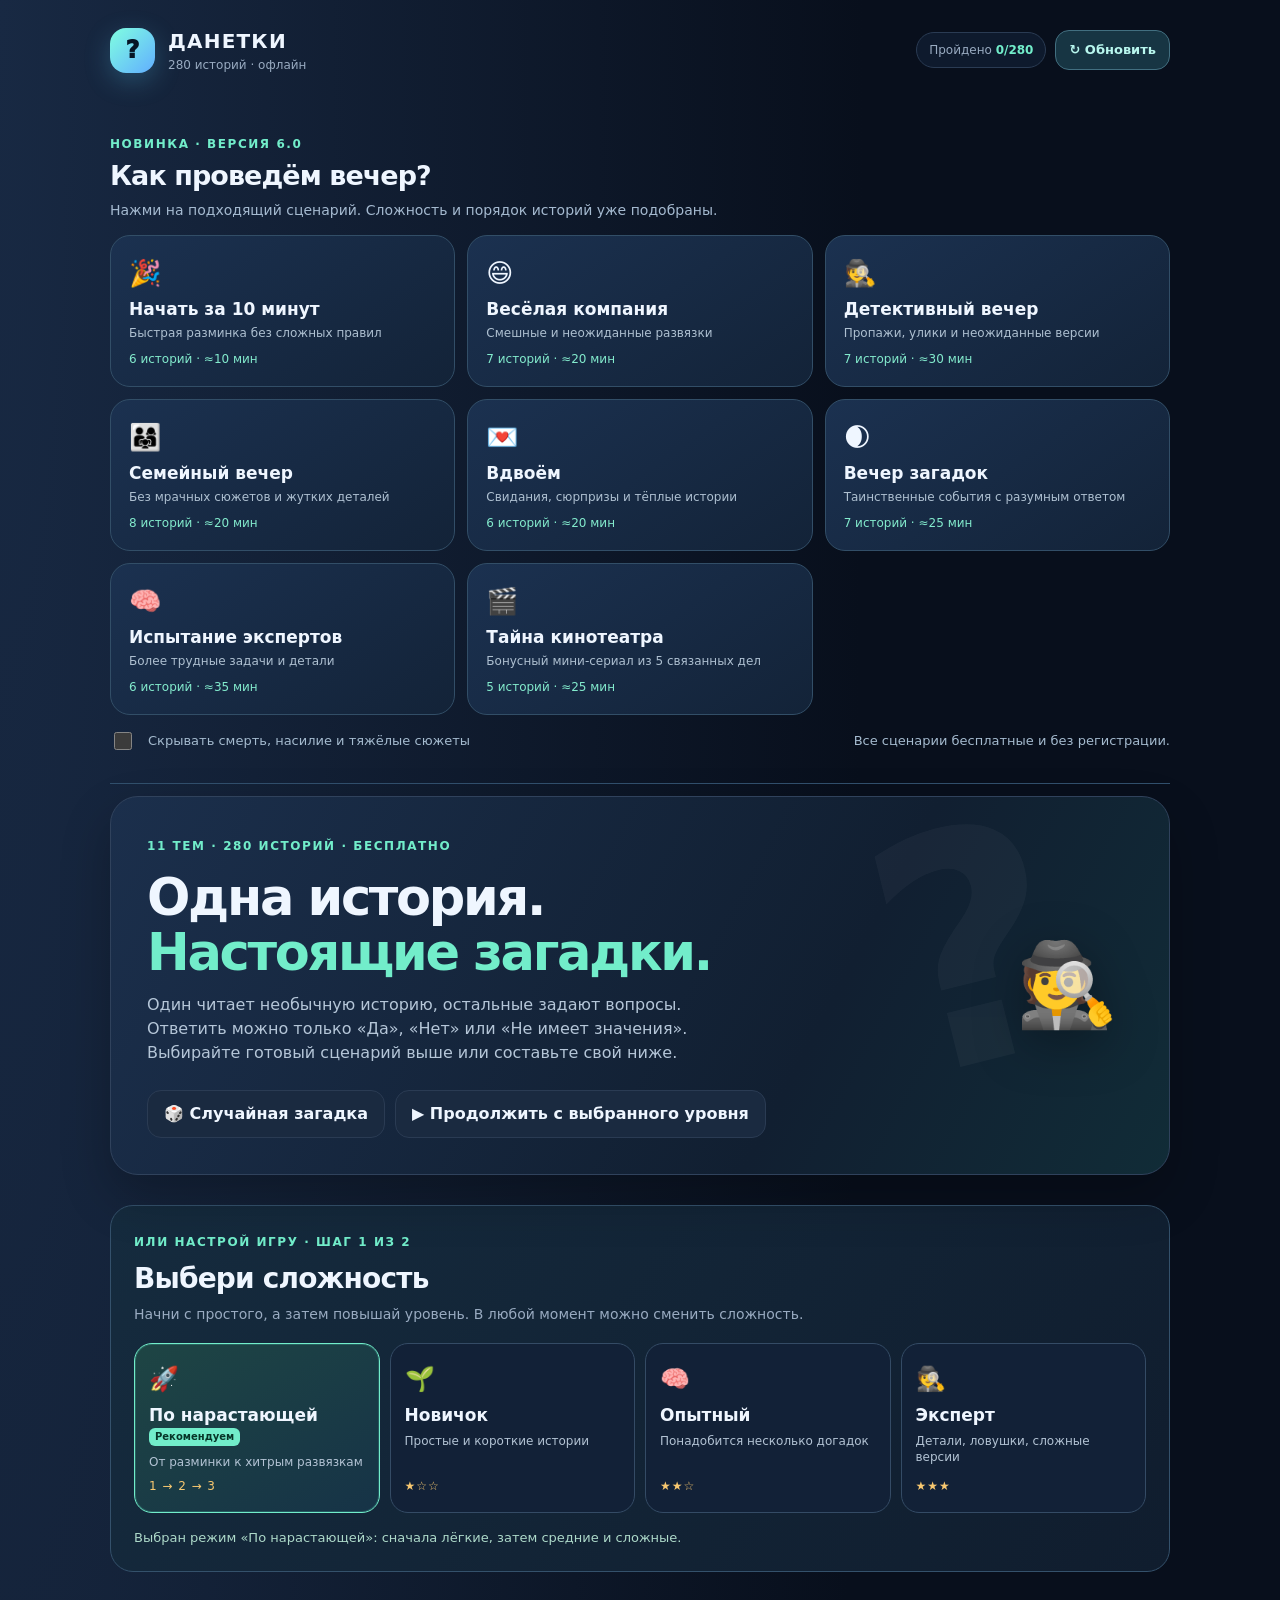
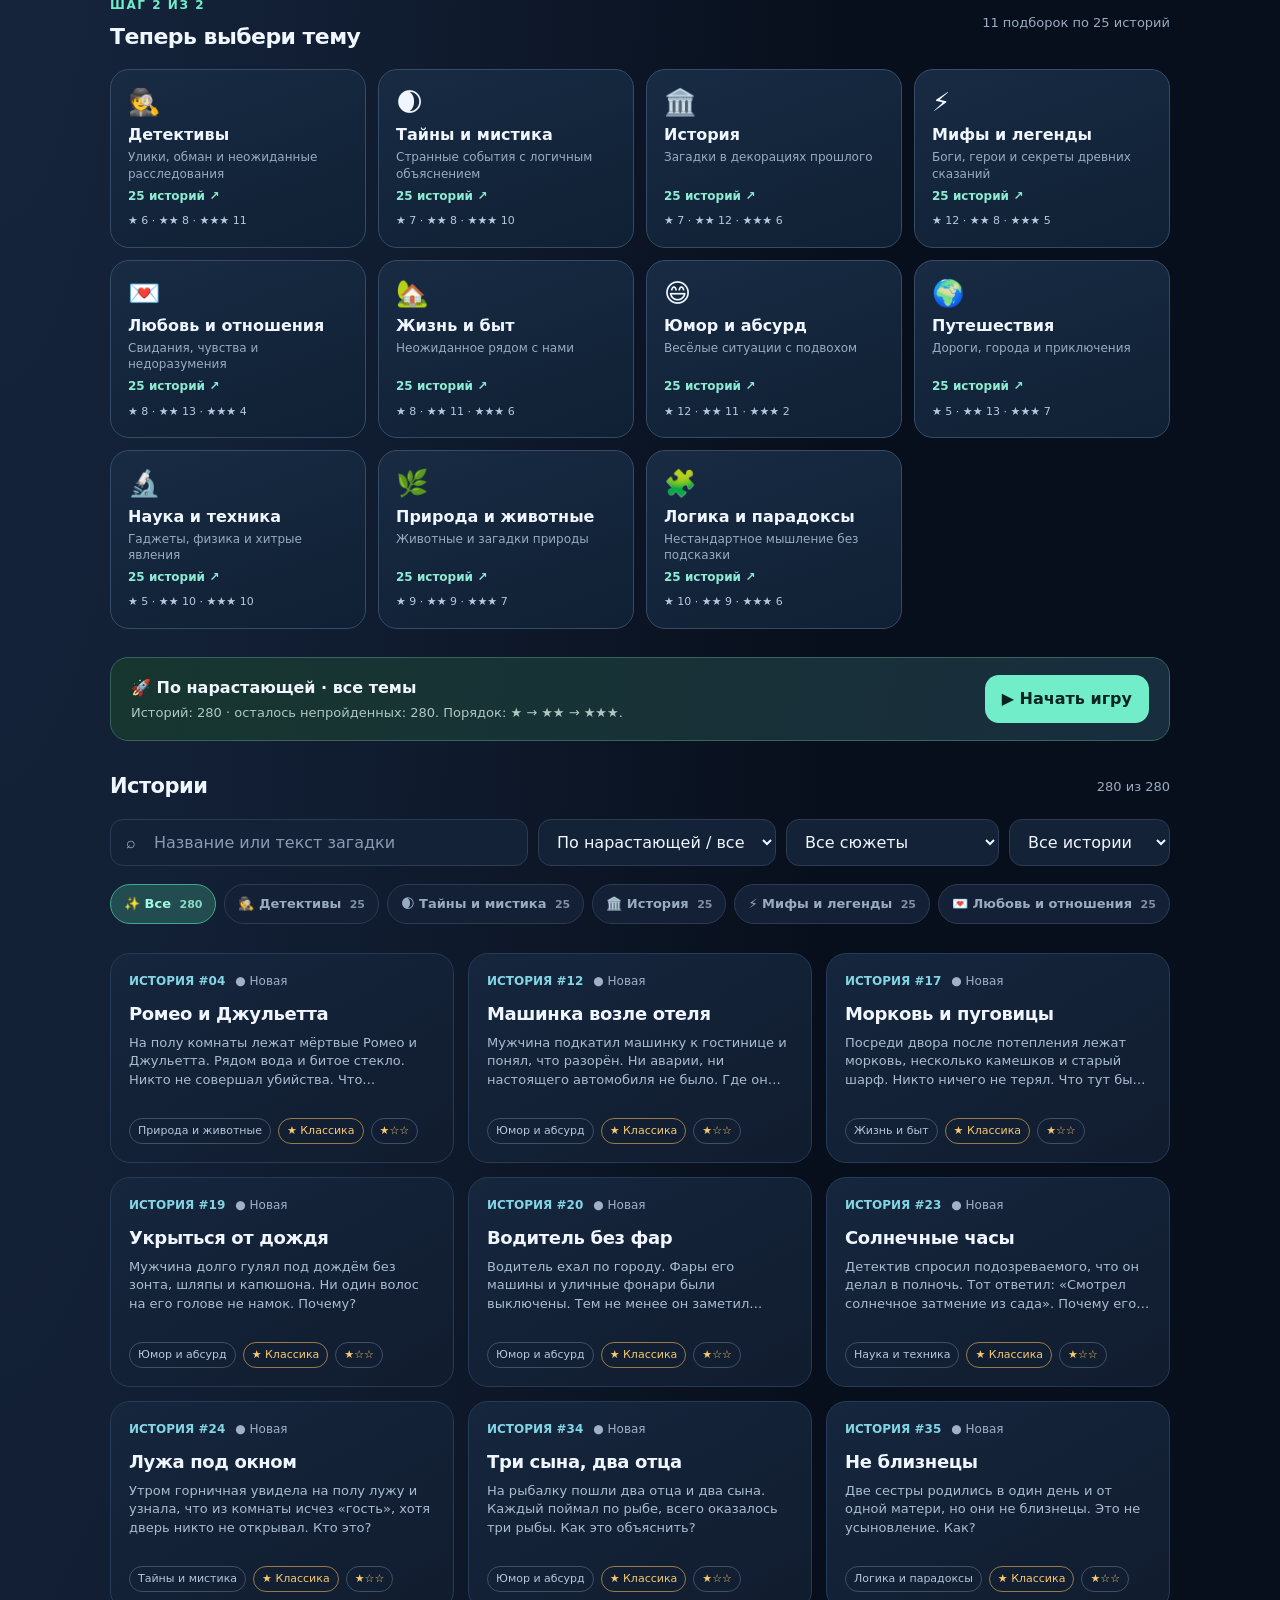
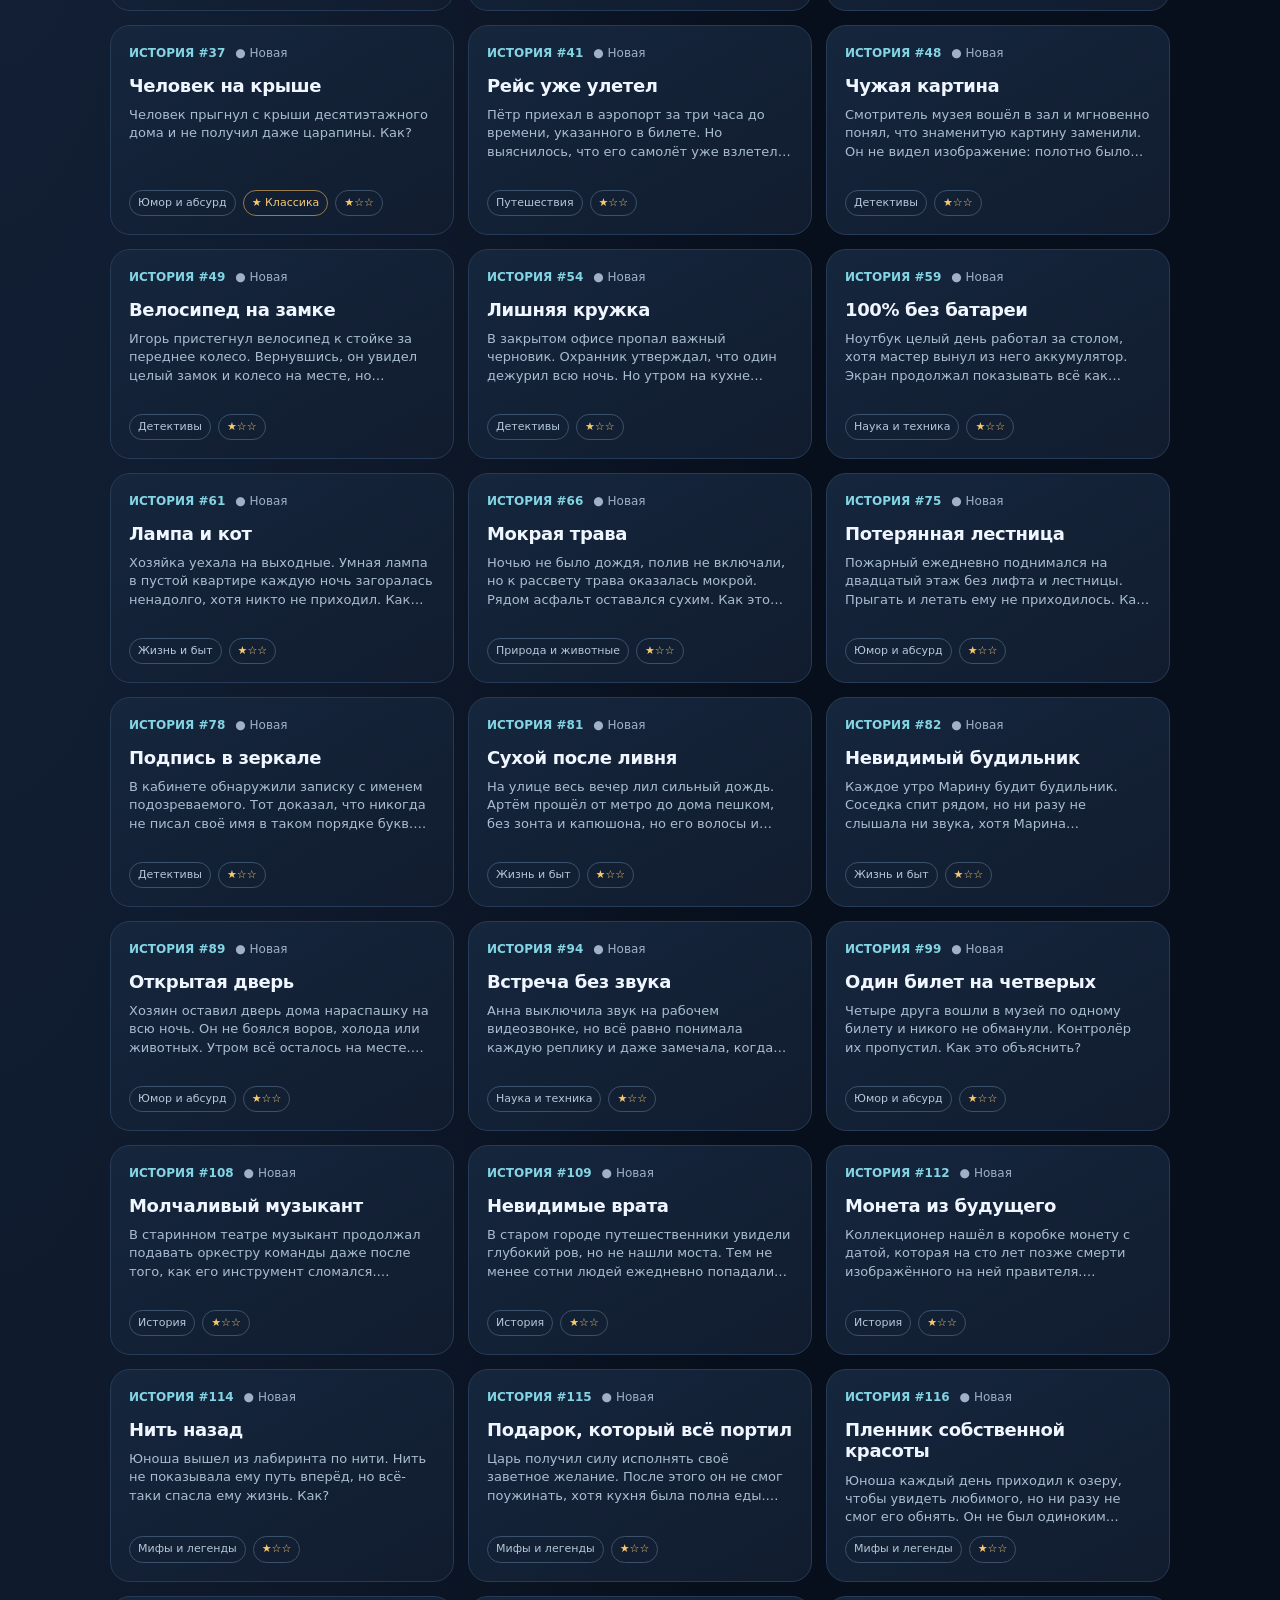
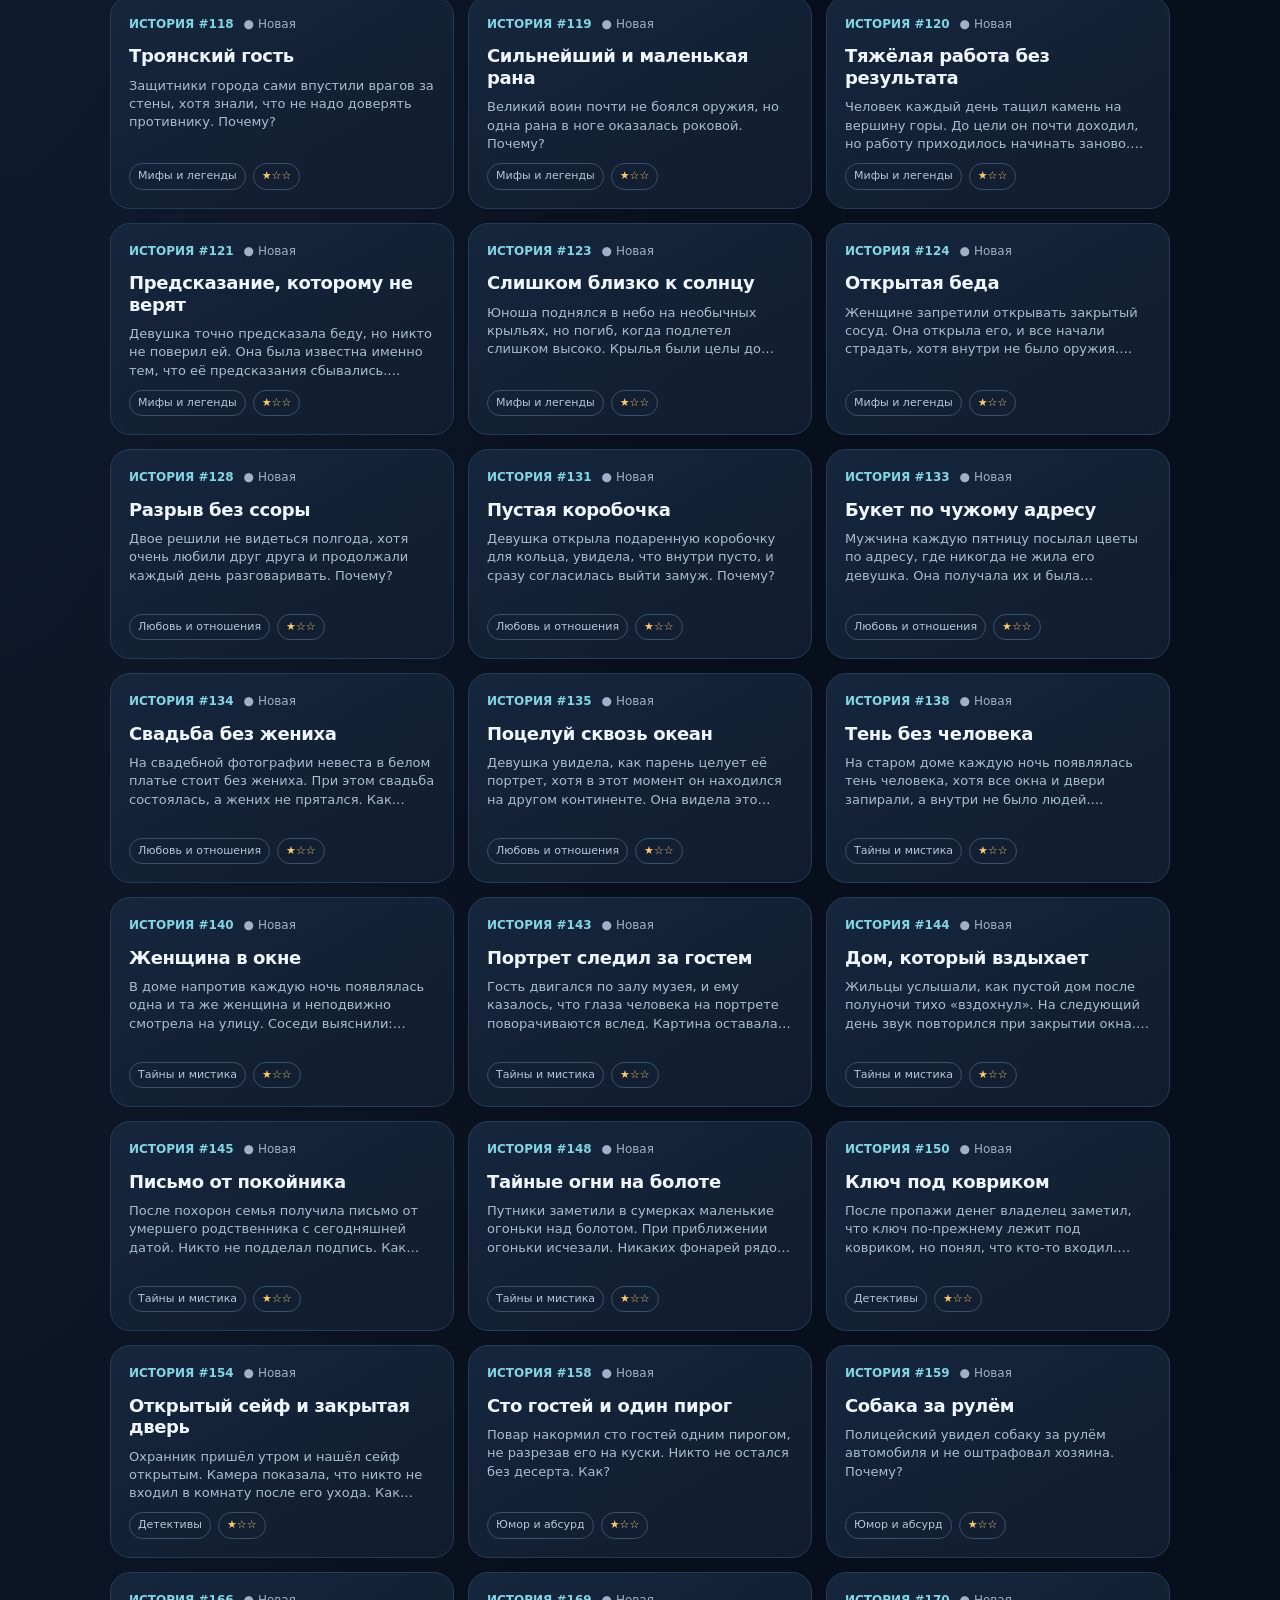
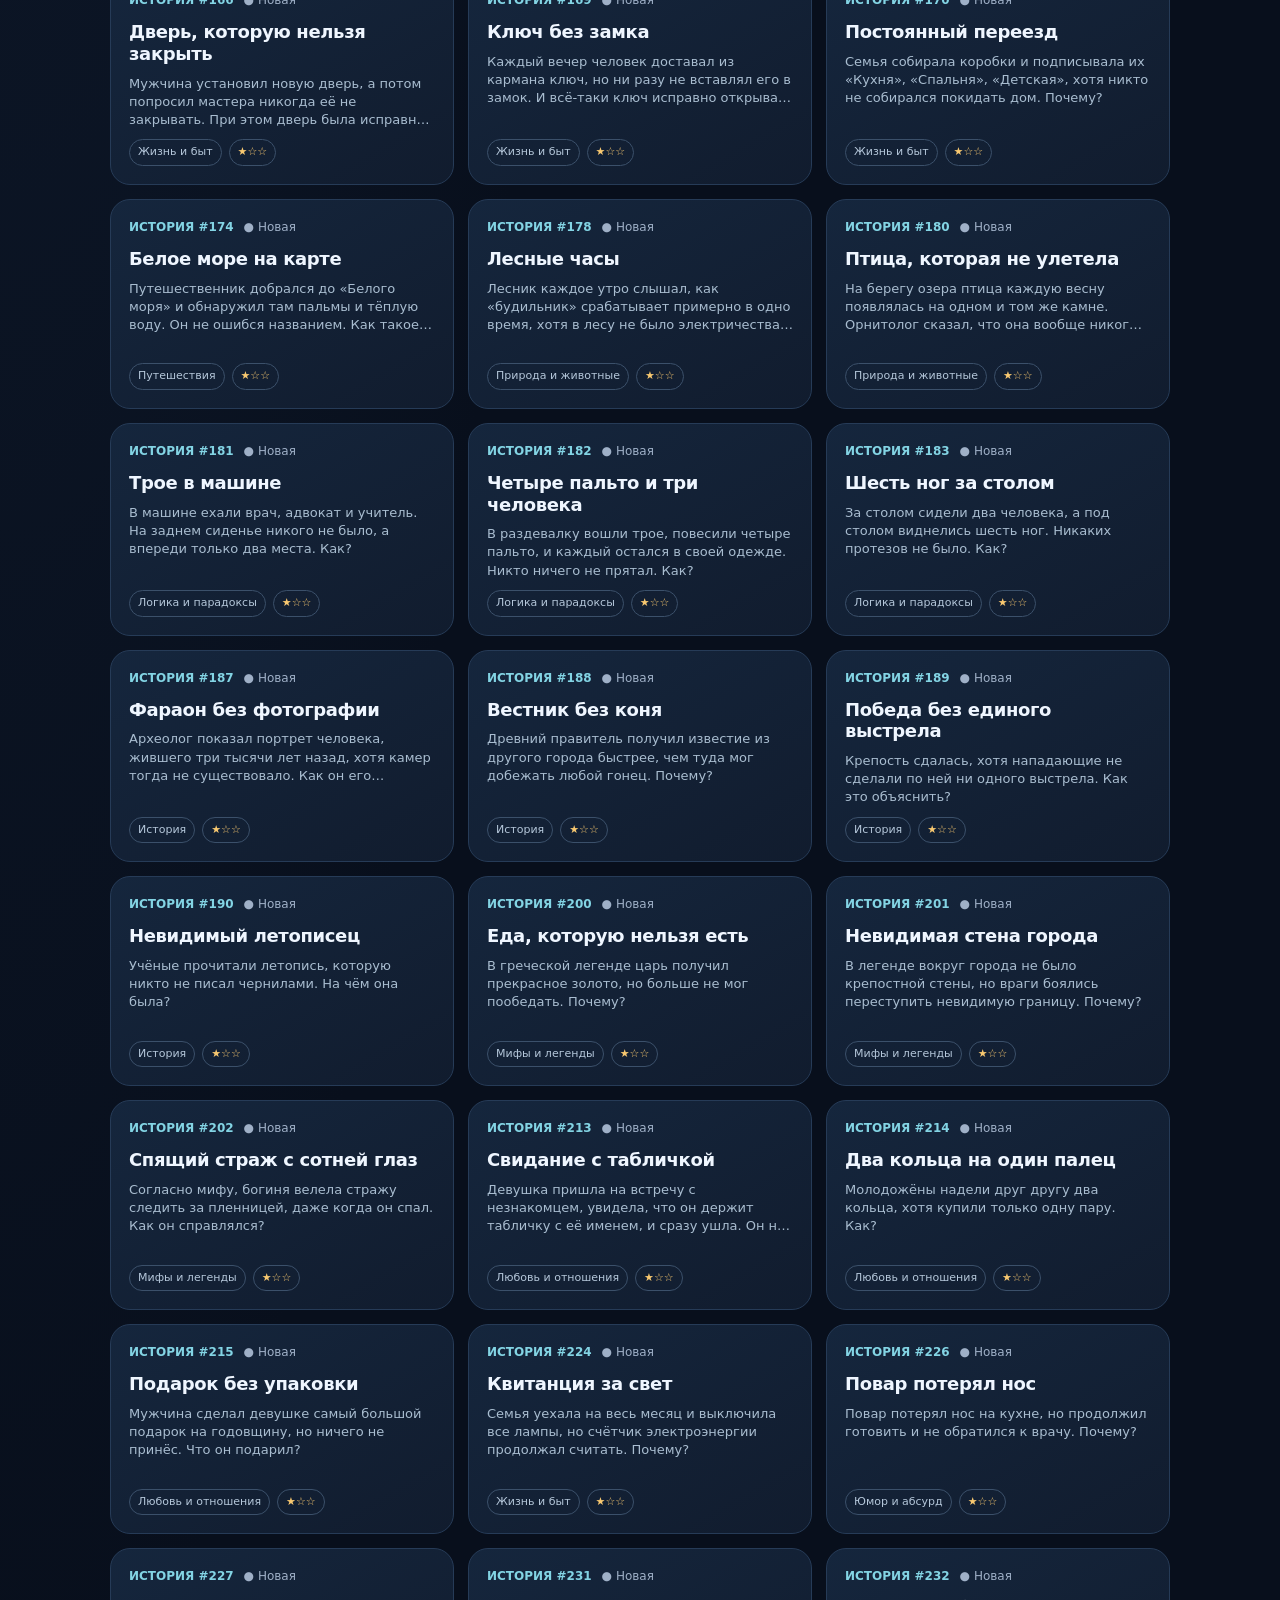
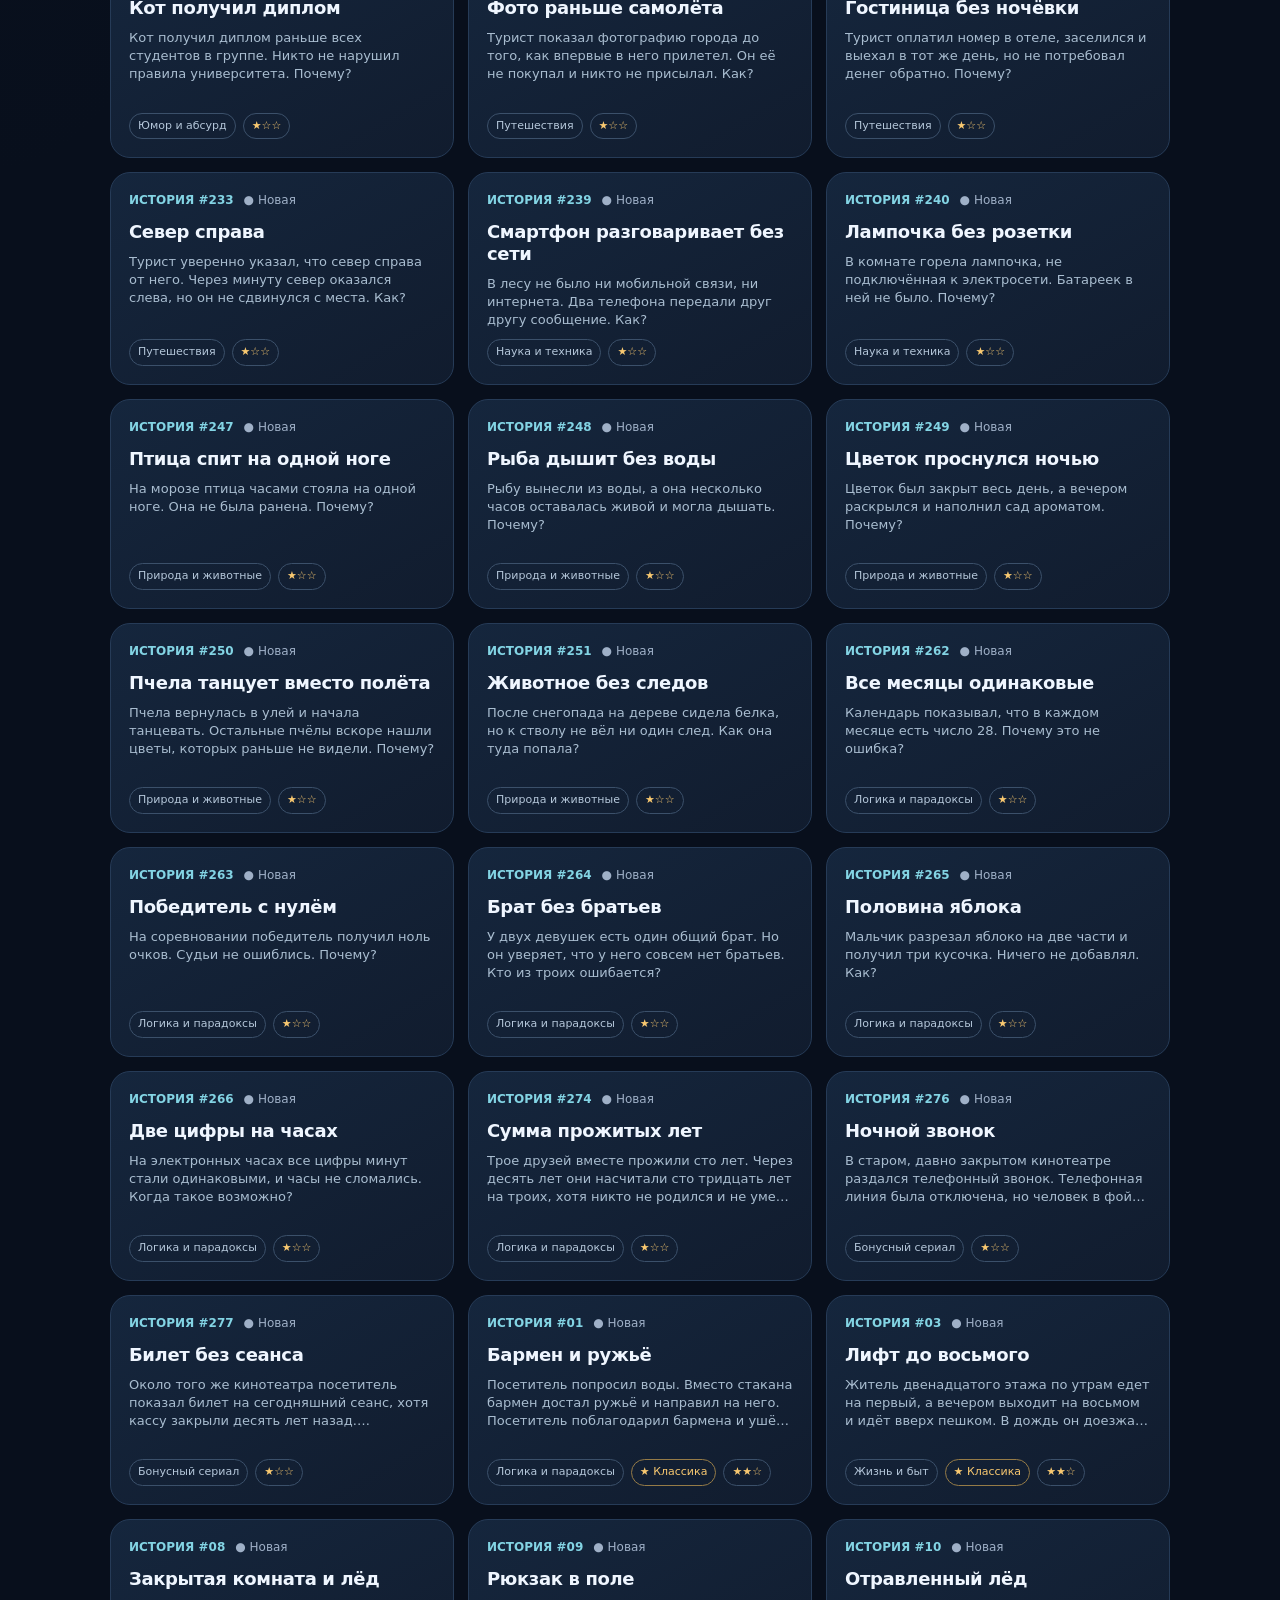
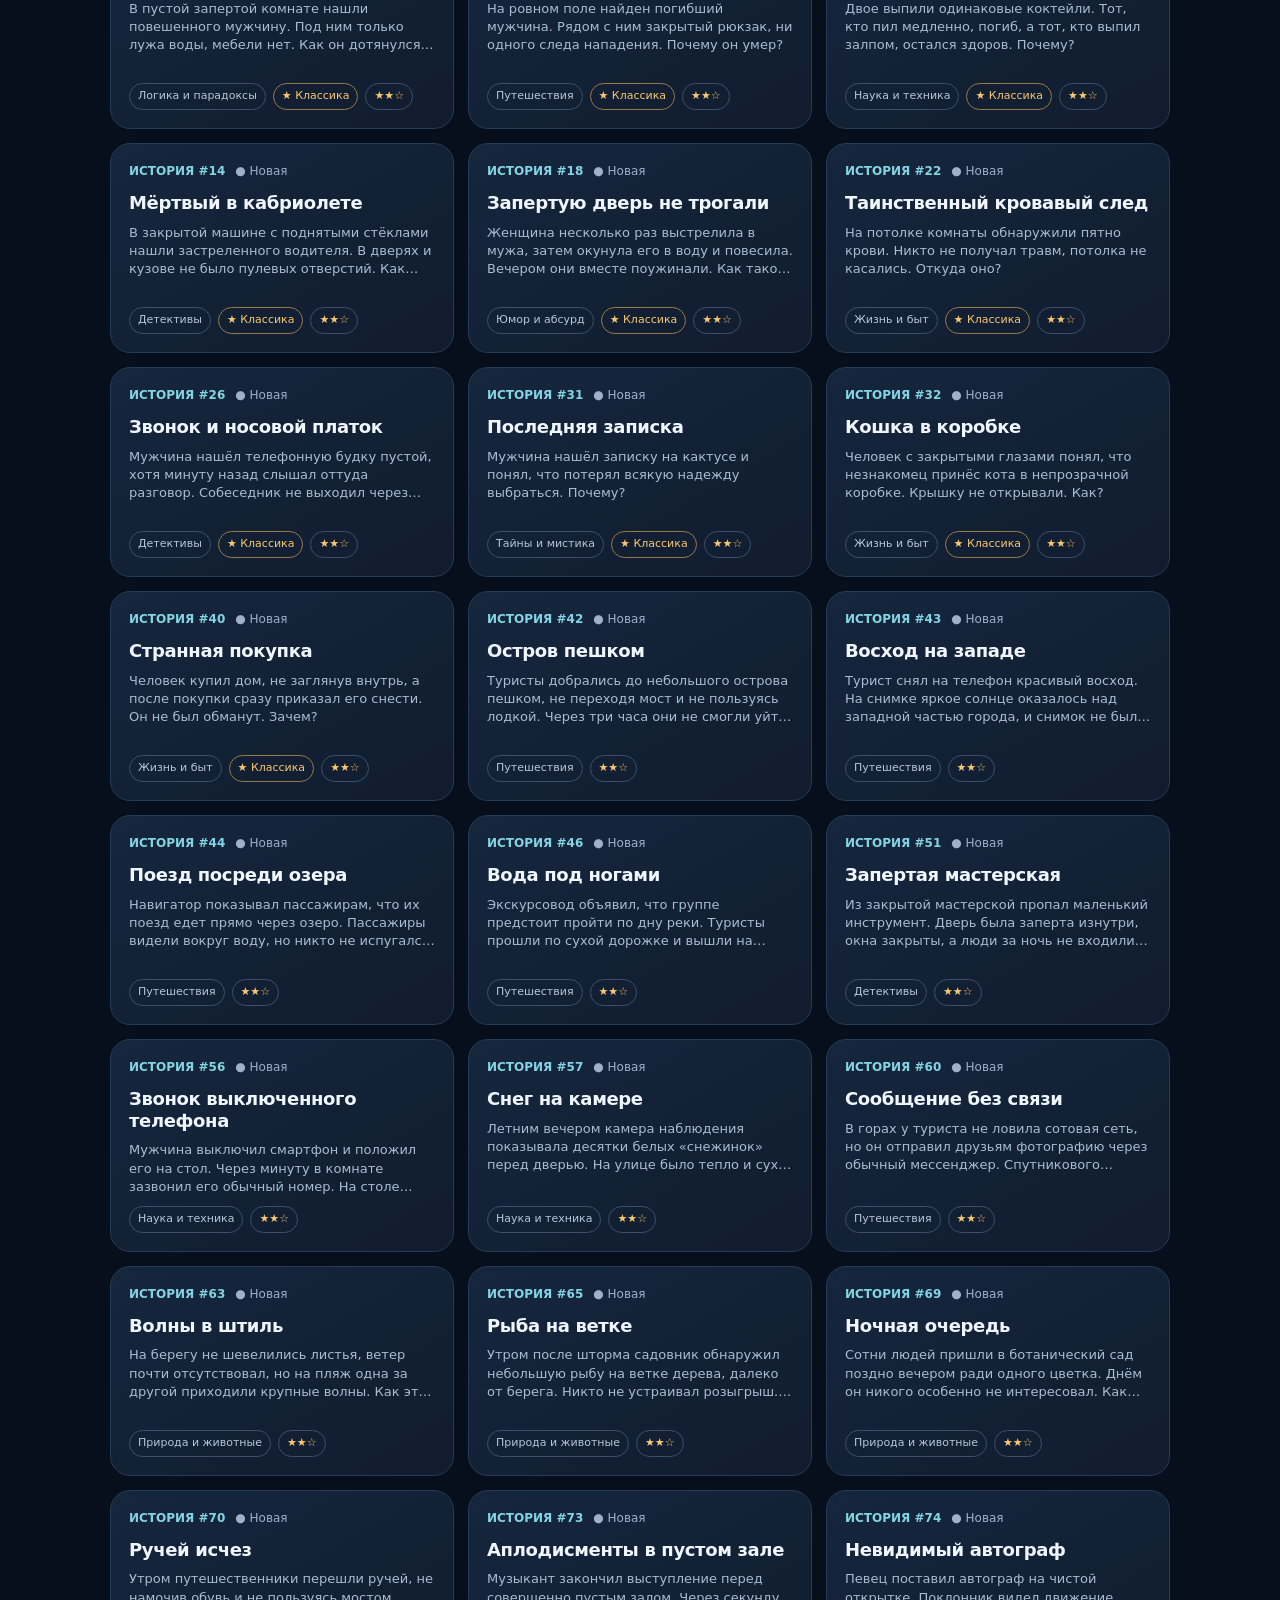
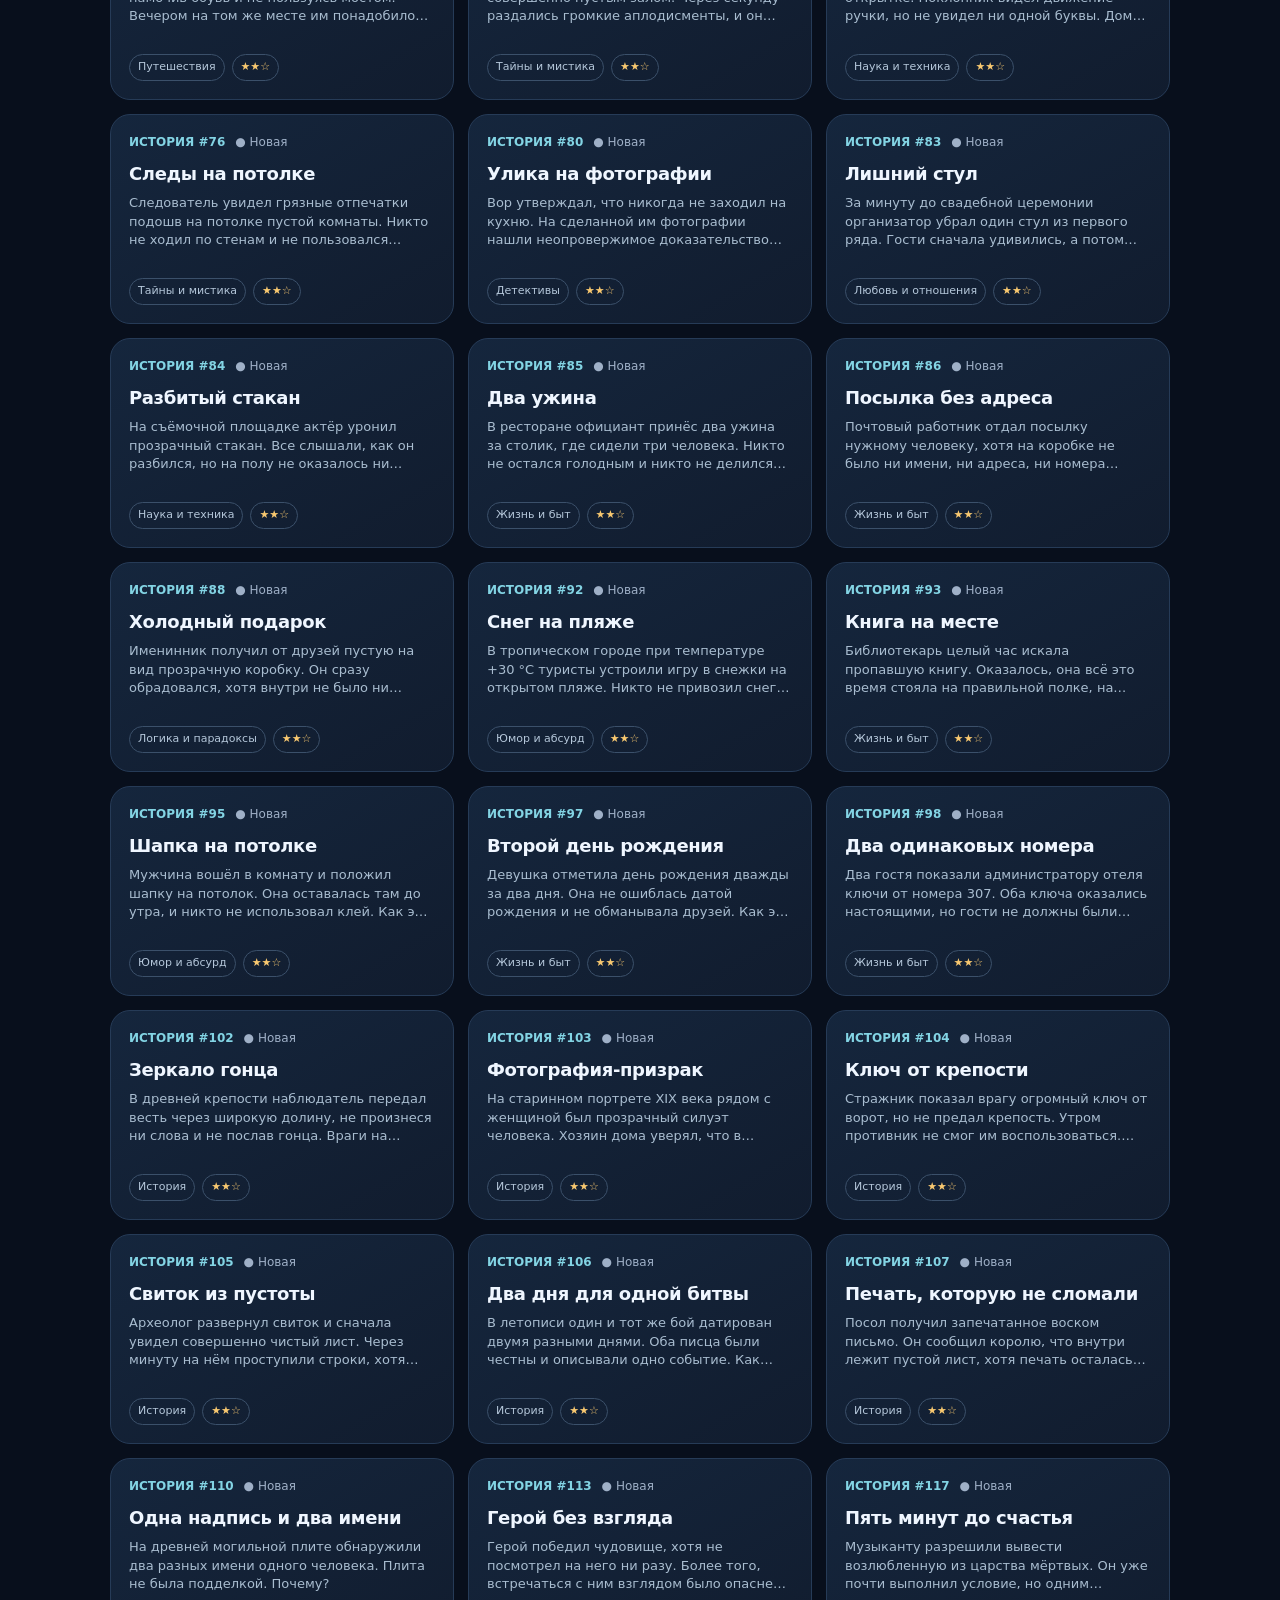
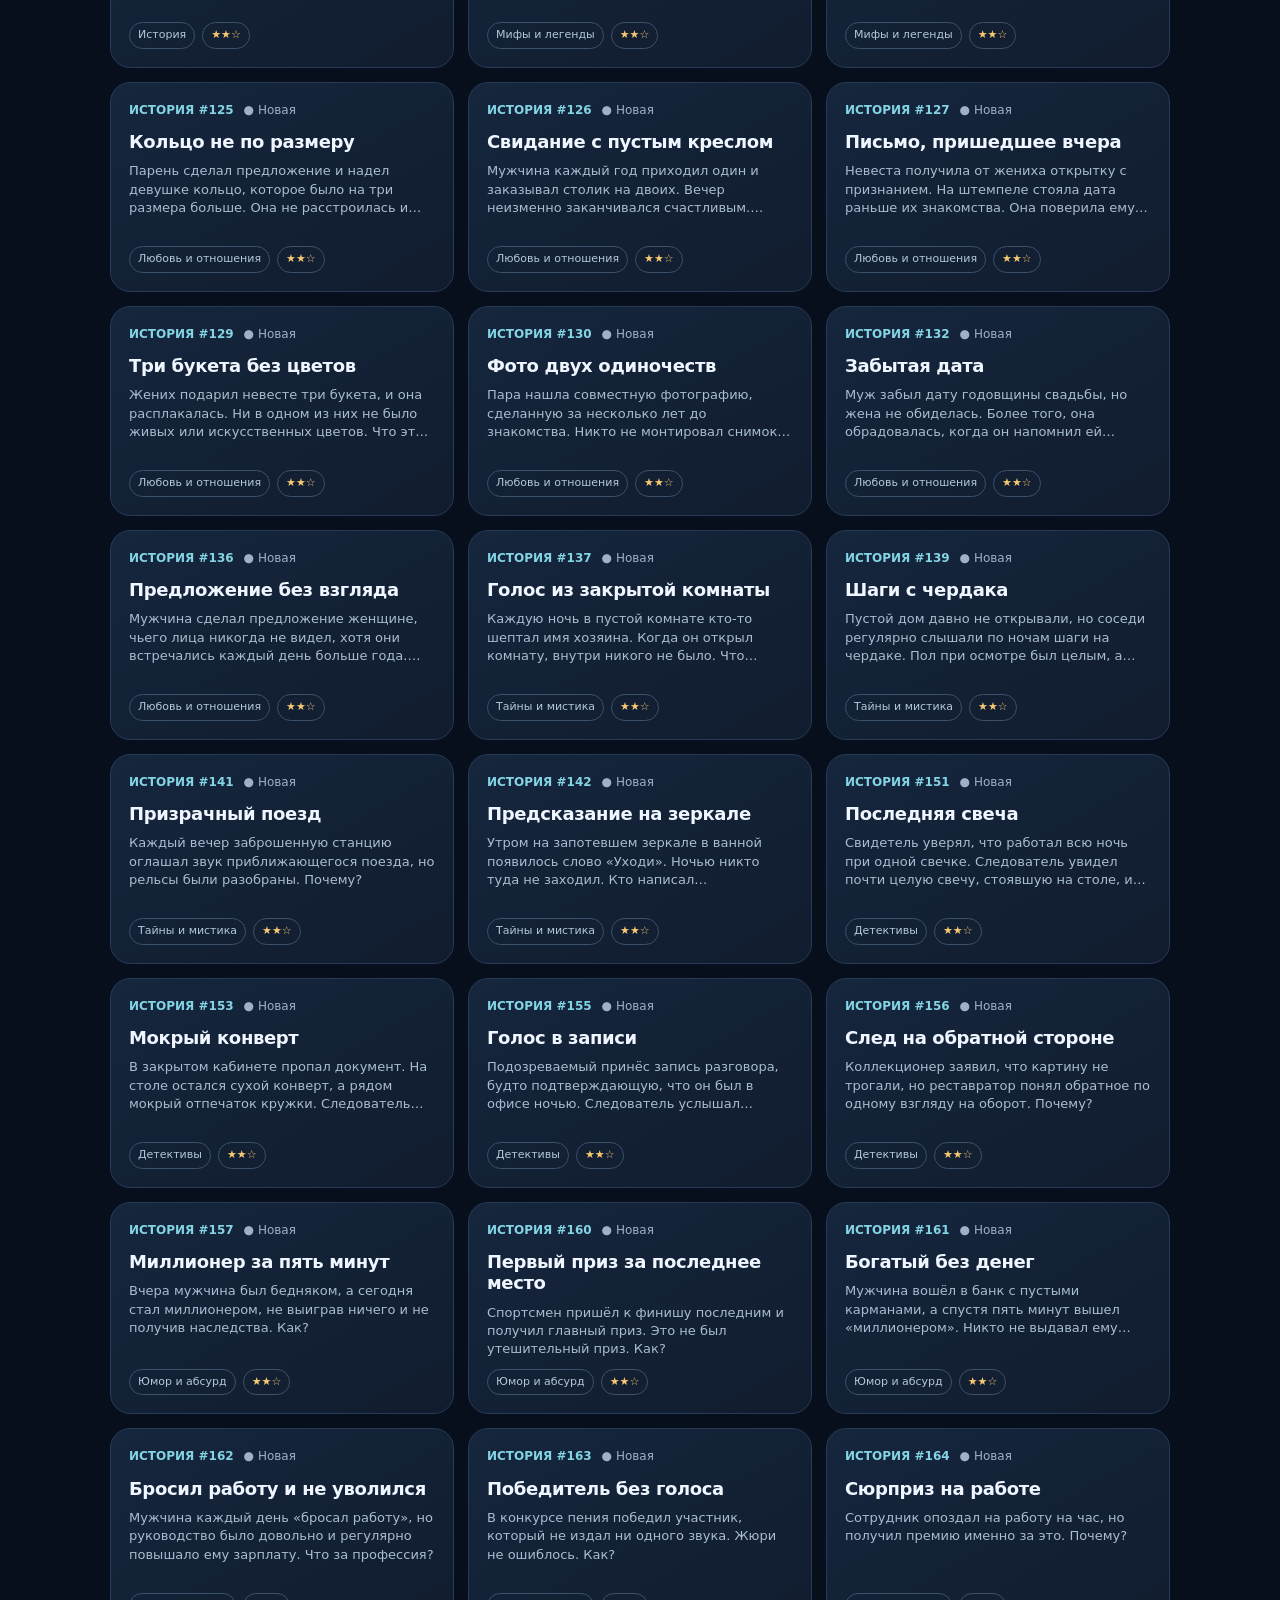
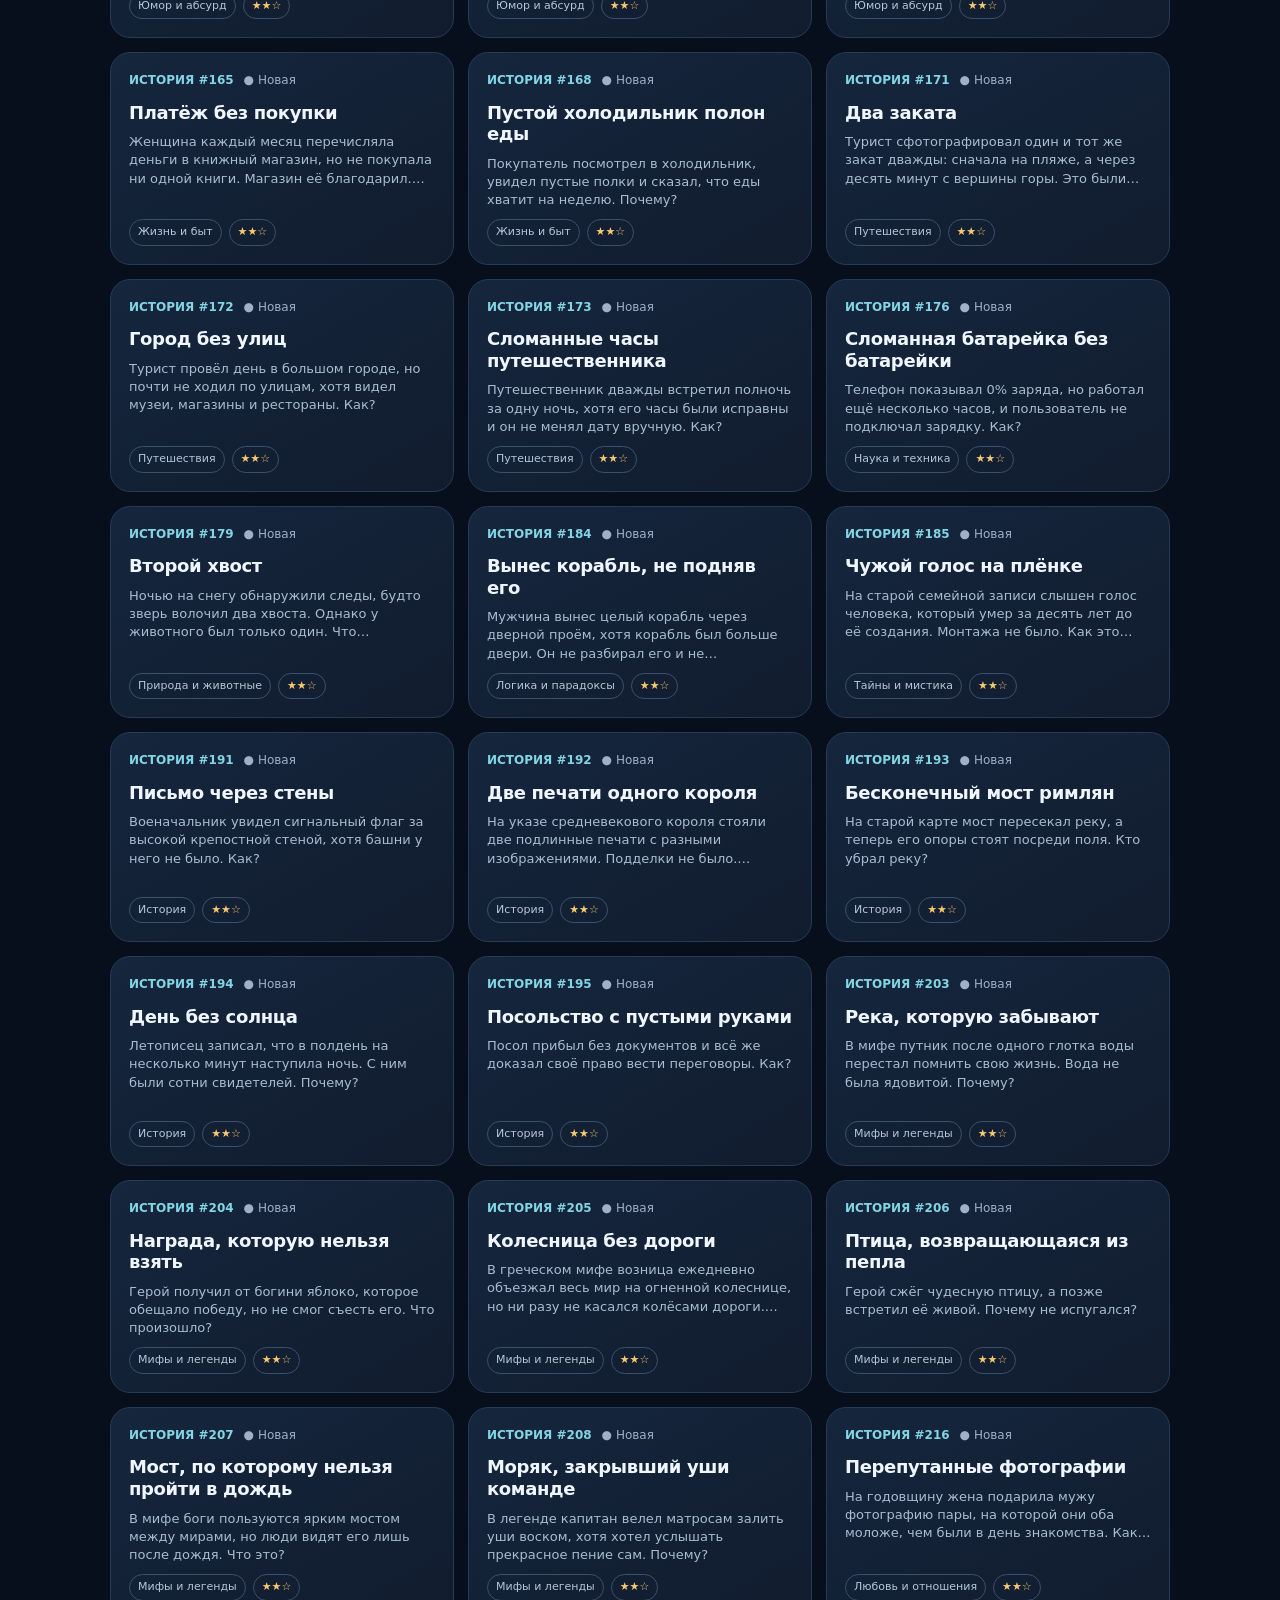
<file: danetki/index.html>
<!DOCTYPE html>
<html lang="ru">
<head>
<meta charset="utf-8">
<meta name="viewport" content="width=device-width,initial-scale=1,viewport-fit=cover">
<meta name="theme-color" content="#080f1c">
<meta name="apple-mobile-web-app-capable" content="yes">
<meta name="apple-mobile-web-app-title" content="Данетки">
<link rel="manifest" href="./manifest.webmanifest">
<link rel="icon" href="./icon.svg" type="image/svg+xml">
<meta name="description" content="Данетки: 280 бесплатных загадок, игровые вечера, 11 тем, подсказки, мини-сериал, семейный режим и игра без интернета.">
<meta property="og:type" content="website"><meta property="og:title" content="Данетки: увлекательные истории для компании"><meta property="og:description" content="Игровые вечера и 280 данеток, бесплатно и без регистрации.">
<meta name="robots" content="index,follow">
<title>Данетки: игровые вечера, 280 историй и 11 тем</title>
<style>
:root{color-scheme:dark;--bg:#080f1c;--bg2:#101a2b;--surface:#121e30;--surface2:#1a2a40;--stroke:#2a3b53;--txt:#eff6ff;--muted:#99abc1;--mint:#72edca;--blue:#7ac2ff;--red:#ff8991;--gold:#f8c870;--violet:#c8a4ff;--shadow:0 22px 50px rgba(0,0,0,.23)}
*{box-sizing:border-box}html{scroll-behavior:smooth}body{margin:0;background:radial-gradient(ellipse 90% 45% at 0% 0%,#182943 0%,transparent 75%),var(--bg);color:var(--txt);font:16px/1.52 system-ui,-apple-system,BlinkMacSystemFont,"Segoe UI",sans-serif;min-height:100vh}button,input,select{font:inherit}button{cursor:pointer;color:inherit}button:disabled{opacity:.4;cursor:not-allowed}button:focus-visible,input:focus-visible,select:focus-visible{outline:3px solid var(--mint);outline-offset:3px}::selection{background:#285f68;color:#fff}.app{max-width:1100px;margin:0 auto;padding:0 20px 110px}.top{display:flex;align-items:center;gap:14px;justify-content:space-between;padding:26px 0 28px}.brand{display:flex;gap:13px;align-items:center;text-decoration:none;color:inherit}.logo{width:45px;height:45px;border-radius:16px;background:linear-gradient(135deg,#80ffe1,#61aeff);display:grid;place-items:center;box-shadow:0 8px 26px #52bce546;color:#061525;font-size:24px;font-weight:1000}.brand strong{display:block;font-size:20px;letter-spacing:.06em}.brand small{display:block;color:var(--muted);font-size:12px}.righttop{display:flex;align-items:center;gap:9px}.pill{border:1px solid var(--stroke);background:#122136a8;border-radius:999px;padding:8px 12px;font-size:12px;color:var(--muted);white-space:nowrap}.pill b{color:var(--mint)}.hero{display:flex;align-items:center;justify-content:space-between;gap:30px;padding:36px;border:1px solid #30425c;background:linear-gradient(118deg,#1b2f4c,#111f31 66%,#112c37);border-radius:28px;box-shadow:var(--shadow);position:relative;overflow:hidden}.hero:before{content:"?";position:absolute;right:10%;top:-90px;font-size:320px;font-weight:900;color:#fff;opacity:.035;transform:rotate(-14deg);pointer-events:none}.heroText{position:relative;max-width:650px}.eyebrow{font-size:12px;font-weight:800;letter-spacing:.13em;text-transform:uppercase;color:var(--mint)}h1{margin:12px 0 12px;font-size:clamp(29px,5vw,51px);line-height:1.09;letter-spacing:-.045em}h1 em{font-style:normal;color:var(--mint)}.hero p{margin:0;color:#b5c6d8;max-width:560px}.heroArt{flex:0 0 132px;display:grid;place-items:center;font-size:82px;filter:drop-shadow(0 12px 25px #0005)}.heroActions{display:flex;gap:10px;flex-wrap:wrap;margin-top:24px}.btn{min-height:44px;border:1px solid var(--stroke);background:var(--surface2);border-radius:14px;padding:11px 16px;font-weight:750;transition:transform .12s,background .12s,border-color .12s;display:inline-flex;align-items:center;justify-content:center;gap:8px}.btn:hover{border-color:#5a789c;background:#253a54}.btn:active{transform:translateY(2px)}.primary{background:var(--mint);color:#09231e;border-color:transparent}.primary:hover{background:#9bf8df;border-color:transparent}.ghost{background:transparent}.square{min-width:44px;padding:10px}.sectionline{display:flex;gap:20px;align-items:center;justify-content:space-between;margin:30px 0 16px}.sectionline h2{font-size:21px;margin:0;letter-spacing:-.025em}.counter{font-size:13px;color:var(--muted)}.tools{display:flex;flex-wrap:wrap;gap:10px;margin:0 0 16px}.search{flex:1 1 265px;position:relative}.search span{position:absolute;top:50%;left:16px;transform:translateY(-50%);opacity:.7}.field{width:100%;height:47px;border:1px solid var(--stroke);border-radius:13px;background:#142238;color:var(--txt);padding:0 14px;outline:none}.search .field{padding-left:43px}.field::placeholder{color:#8a9bb1}select.field{width:auto;min-width:143px}.chips{display:flex;flex-wrap:wrap;gap:8px;margin-bottom:20px}.chip{padding:8px 13px;border-radius:999px;border:1px solid var(--stroke);background:#132036;color:var(--muted);font-size:13px;font-weight:750}.chip[aria-pressed=true]{background:#234c50;color:#a1fbe3;border-color:#3ca990}.library{display:grid;grid-template-columns:repeat(3,minmax(0,1fr));gap:14px}.item{display:flex;flex-direction:column;gap:10px;text-align:left;padding:18px;min-height:210px;background:linear-gradient(150deg,#15263d,#111c2e);border:1px solid #263b57;border-radius:20px;transition:transform .15s,border-color .15s,background .15s}.item:hover{transform:translateY(-3px);border-color:#66acbd}.item .itemtop{display:flex;align-items:center;justify-content:space-between;gap:10px}.item .num{color:#83d4e4;font-weight:850;font-size:12px}.item .mark{font-size:12px;color:#9fb0c7}.item h3{font-size:18px;line-height:1.2;letter-spacing:-.02em;margin:2px 0 0}.item p{margin:0;color:#a9bdd0;font-size:13px;line-height:1.4;display:-webkit-box;-webkit-line-clamp:3;-webkit-box-orient:vertical;overflow:hidden}.meta{display:flex;align-items:center;gap:7px;flex-wrap:wrap;font-size:11px;color:#b5c7da;margin-top:auto}.tag{display:inline-flex;align-items:center;border-radius:999px;border:1px solid #3b506a;padding:4px 8px}.level{color:var(--gold)}.statusdone{color:var(--mint)!important}.emptystate{grid-column:1/-1;text-align:center;padding:55px 20px;color:var(--muted);border:1px dashed var(--stroke);border-radius:20px}.game{display:none}.game.on{display:block}.catalog.off{display:none}.gameNav{display:flex;align-items:center;justify-content:space-between;gap:12px;margin:4px 0 22px}.breadcrumbs{color:var(--muted);font-size:13px}.gameGrid{display:grid;grid-template-columns:minmax(0,1.4fr) minmax(310px,.86fr);gap:20px;align-items:start}.gameMain,.host{background:linear-gradient(150deg,#17263d,#111d30);border:1px solid #2b405b;border-radius:24px;padding:27px;box-shadow:var(--shadow)}.gameMeta{display:flex;align-items:center;gap:7px;flex-wrap:wrap;color:var(--muted);font-size:12px}.gameMain h2{font-size:clamp(29px,4.2vw,44px);letter-spacing:-.045em;line-height:1.14;margin:20px 0}.storylabel{font-size:12px;letter-spacing:.13em;text-transform:uppercase;color:var(--mint);font-weight:850}.story{font-size:clamp(21px,2.8vw,29px);line-height:1.45;font-weight:650;letter-spacing:-.022em;margin:16px 0 28px}.hintbar{border-top:1px solid var(--stroke);padding-top:20px}.hintActions{display:flex;gap:9px;flex-wrap:wrap}.hint{margin-top:12px;background:#253249;border-left:3px solid var(--gold);border-radius:8px 12px 12px 8px;padding:12px 14px;font-size:14px;color:#e8d9b4}.hint b{color:#ffd484}.gameBottom{border-top:1px solid var(--stroke);padding-top:20px;margin-top:24px;display:flex;gap:8px;flex-wrap:wrap}.host{position:sticky;top:14px}.hostHeader{display:flex;align-items:center;justify-content:space-between;gap:10px}.hostHeader h3{font-size:17px;margin:0}.hostDescription{margin:8px 0 16px;color:var(--muted);font-size:13px}.answerButtons{display:grid;grid-template-columns:repeat(3,minmax(0,1fr));gap:8px}.answerButtons button{min-height:76px;border-radius:16px;font-size:17px;font-weight:900;letter-spacing:-.02em}.yes{background:#1b443b;border:1px solid #2d8a70;color:#a1fce2}.no{background:#4b2735;border:1px solid #a0516b;color:#ffbdc6}.na{background:#4d3c25;border:1px solid #ab8447;color:#ffe09a}.feedback{font-size:25px;text-align:center;font-weight:900;min-height:44px;margin:13px 0 5px;transition:opacity .2s}.feedback.muted{font-size:12px;font-weight:500;color:var(--muted);padding-top:12px}.stats{font-size:12px;color:var(--muted);display:flex;justify-content:center;gap:15px;margin-bottom:15px}.reveal{width:100%;background:#20354d;border:1px solid #526780}.solution{background:#102d2a;border:1px solid #2d7563;border-radius:16px;margin-top:14px;padding:18px}.solution h4{margin:0 0 8px;font-size:16px;color:var(--mint)}.solution p{margin:0;font-size:15px;line-height:1.6}.qaWrap{margin-top:19px}.qaWrap h4{margin:0 0 10px;font-size:14px}.qItem{display:flex;gap:8px;align-items:baseline;font-size:13px;padding:8px 0;border-bottom:1px solid #ffffff15}.qItem span{margin-left:auto;white-space:nowrap;font-weight:900}.qItem .aYes{color:var(--mint)}.qItem .aNo{color:var(--red)}.qItem .aNa{color:var(--gold)}.hostFooter{margin-top:18px;display:flex;gap:8px;flex-wrap:wrap}.hostFooter .btn{flex:1}.helper{background:#102034;border:1px solid #26445b;border-radius:20px;margin:24px 0;padding:18px 22px;color:#aebed0;font-size:14px}.helper strong{color:#e8f2ff}.footer{text-align:center;padding:28px 0;color:#798ba3;font-size:12px}.toast{position:fixed;bottom:23px;left:50%;transform:translate(-50%,20px);opacity:0;pointer-events:none;background:#e9fdf8;color:#09241d;padding:13px 19px;border-radius:15px;box-shadow:0 20px 50px #0008;font-weight:800;z-index:50;transition:.2s;white-space:nowrap;max-width:90vw;overflow:hidden;text-overflow:ellipsis}.toast.show{opacity:1;transform:translate(-50%,0)}.hidden{display:none!important}.kbd{display:inline-flex;padding:1px 6px;border-radius:5px;background:#20334b;border:1px solid #36526d;font-size:11px}.modalback{display:none;position:fixed;inset:0;background:#030911cd;z-index:80;align-items:center;justify-content:center;padding:18px}.modalback.on{display:flex}.modal{max-width:440px;background:#15253b;border:1px solid #44607c;border-radius:24px;padding:28px;box-shadow:0 20px 100px #0009}.modal h3{margin:0 0 10px;font-size:23px}.modal p{color:var(--muted);margin:0 0 22px}.modalButtons{display:flex;gap:10px;justify-content:flex-end}.noscript{padding:20px;color:#fff}
@media(max-width:900px){.library{grid-template-columns:repeat(2,minmax(0,1fr))}.gameGrid{grid-template-columns:1fr}.host{position:static}.gameMain,.host{padding:22px}.heroArt{display:none}}
@media(max-width:550px){.app{padding:0 14px 100px}.top{padding:16px 0 20px}.brand strong{font-size:17px}.logo{width:41px;height:41px;border-radius:13px}.righttop .pill:nth-child(2){display:none}.hero{padding:25px 22px;border-radius:22px}.hero h1{font-size:35px}.hero p{font-size:14px}.heroActions .btn{flex:1}.library{grid-template-columns:1fr;gap:10px}.item{min-height:155px;padding:15px}.item p{-webkit-line-clamp:2}.tools .search{flex:1 0 100%}.tools select{flex:1 1 calc(50% - 5px);width:calc(50% - 5px);min-width:0}.sectionline{margin-top:25px}.gameMain,.host{padding:21px 17px;border-radius:19px}.gameNav .btn{font-size:13px}.story{font-size:23px}.answerButtons button{min-height:70px;font-size:16px}.feedback{font-size:24px}.hostFooter .btn{font-size:13px}.pill{font-size:11px;padding:7px 9px}}
@media(prefers-reduced-motion:reduce){*,*:before,*:after{scroll-behavior:auto!important;transition:none!important}}
/* Ручная проверка обновлений, доступна и в установленном PWA. */
.updateBtn{min-height:40px;padding:8px 13px;font-size:13px;border-color:#426f80;background:#173543;color:#b8f7ee;white-space:nowrap}
.updateBtn:hover{background:#235264;border-color:#56bfba}
.updateBtn:disabled{opacity:.75}
@media(max-width:550px){.righttop .progressPill{display:none}.updateBtn{min-height:41px;padding:8px 10px;font-size:12px}}

/* Тематический каталог v4: большие карточки и компактные фильтры */
.topicGrid{display:grid;grid-template-columns:repeat(4,minmax(0,1fr));gap:12px;margin-bottom:28px}
.topicCard{display:flex;flex-direction:column;align-items:flex-start;gap:5px;text-align:left;min-height:148px;padding:17px;border:1px solid #344c67;border-radius:19px;background:linear-gradient(160deg,#182b43,#102034);transition:border-color .15s,transform .15s,background .15s}
.topicCard:hover{border-color:var(--mint);transform:translateY(-2px)}.topicCard[aria-pressed=true]{border-color:#77e7c7;background:linear-gradient(160deg,#194342,#193045)}
.topicIcon{font-size:26px;line-height:1.2}.topicName{font-weight:850;font-size:16px;line-height:1.2;margin-top:2px}.topicDesc{font-size:12px;line-height:1.35;color:var(--muted);min-height:30px}.topicCount{margin-top:auto;font-size:12px;font-weight:750;color:var(--mint)}
.chips{flex-wrap:nowrap;overflow-x:auto;padding:2px 0 9px;scrollbar-width:thin;overscroll-behavior-x:contain;-webkit-overflow-scrolling:touch}
.chips .chip{white-space:nowrap;flex:0 0 auto;min-height:40px}.chipCount{font-size:11px;opacity:.8;margin-left:4px}
.tagClassic{color:var(--gold);border-color:#957b47}
#storyListHeader{scroll-margin-top:16px}.topicsTitle{margin-top:28px}
@media(max-width:900px){.topicGrid{grid-template-columns:repeat(3,minmax(0,1fr))}}
@media(max-width:620px){.topicGrid{grid-template-columns:repeat(2,minmax(0,1fr));gap:9px}.topicCard{min-height:139px;padding:14px;border-radius:15px}.topicName{font-size:14px}.topicDesc{font-size:11px}.topicIcon{font-size:22px}.topicsTitle{margin-top:26px}.tools select.field{flex:1 1 calc(50% - 5px);width:calc(50% - 5px);min-width:0;font-size:13px;padding:0 8px}.tools .search{flex-basis:100%}.sectionline h2{font-size:19px}}
@media(max-width:350px){.topicCard{min-height:154px}.topicGrid{gap:8px}}

/* Версия 5: сначала сложность, затем тема; обучение через повышение уровня */
.levelPicker{margin:30px 0 20px;padding:23px;border-radius:23px;border:1px solid #34516b;background:linear-gradient(125deg,#152b3e,#101d2e)}
.stepTitle{margin:0 0 18px}.stepTitle h2{margin:5px 0 3px;font-size:clamp(23px,3vw,28px);letter-spacing:-.03em}.stepTitle p{margin:0;color:var(--muted);font-size:14px}
.levelGrid{display:grid;grid-template-columns:repeat(4,minmax(0,1fr));gap:10px}
.levelCard{position:relative;border:1px solid #344b65;background:#122137;border-radius:18px;padding:17px 14px;text-align:left;min-height:165px;display:flex;flex-direction:column;align-items:flex-start;gap:7px;transition:background .15s,border-color .15s}
.levelCard:hover{border-color:#6cc1ab;background:#193148}.levelCard[aria-pressed=true]{border-color:var(--mint);background:linear-gradient(150deg,#1e4544,#163347);box-shadow:inset 0 0 0 1px #57e8c933}
.levelCard .levelEmoji{font-size:24px}.levelCard strong{font-size:17px;line-height:1.25}.levelCard strong small{font-size:10px;display:inline-block;color:#073528;background:var(--mint);padding:3px 6px;border-radius:6px;vertical-align:middle}
.levelCard>span:not(.levelEmoji){color:#b3c3d4;font-size:12px;line-height:1.35}.levelCard em{font-style:normal;font-size:12px;letter-spacing:.08em;margin-top:auto;color:var(--gold)}
.levelSelection{color:#add9c9;font-size:13px;margin-top:15px;min-height:19px}
.startPanel{display:flex;align-items:center;justify-content:space-between;gap:15px;padding:17px 20px;margin:8px 0 30px;border:1px solid #37645d;border-radius:18px;background:linear-gradient(105deg,#17362f,#182d3e)}
.startPanel strong{font-size:16px}.startPanel p{color:#b0c7c2;margin:3px 0 0;font-size:13px}.startPanel .btn{white-space:nowrap}
.topicsTitle{margin-top:18px}.topicsTitle>div h2{margin:3px 0 0;font-size:22px}.topicCount{color:#8eebd3}
.topicCard .levelMix{display:block;font-size:11px;margin-top:3px;color:#b5c9de}
.levelMark{font-size:12px;color:#ebc978}.levelProgress{font-size:12px;color:#aabccf}
@media(max-width:850px){.levelGrid{grid-template-columns:repeat(2,minmax(0,1fr))}.levelCard{min-height:140px}}
@media(max-width:530px){.levelPicker{padding:15px;margin:18px 0}.levelGrid{gap:9px}.levelCard{min-height:151px;padding:13px 11px;border-radius:14px}.levelCard strong{font-size:14px}.levelCard strong small{font-size:9px;margin-top:3px}.levelCard>span:not(.levelEmoji){font-size:11px}.stepTitle h2{font-size:22px}.startPanel{flex-wrap:wrap;padding:15px}.startPanel .btn{width:100%}.topicCard .levelMix{font-size:10px}.hero{padding:24px 19px}}

/* Данетки 6.0: игровые вечера, безопасные подборки и настройки. */
.partySection{margin:28px 0 14px}.partyHead{display:flex;gap:12px;align-items:end;justify-content:space-between;margin:0 0 14px}.partyHead h2{font-size:27px;margin:0 0 4px;letter-spacing:-.035em}.partyHead p{margin:0;color:#a5bad0;font-size:14px}.partyGrid{display:grid;grid-template-columns:repeat(3,minmax(0,1fr));gap:12px}.partyCard{padding:18px;min-height:152px;text-align:left;border:1px solid #324e67;border-radius:20px;background:linear-gradient(145deg,#1b3150,#132338);display:flex;flex-direction:column;align-items:flex-start;gap:5px;transition:transform .12s,border-color .12s}.partyCard:hover{border-color:#68dfc2;transform:translateY(-2px)}.partyCard .bigIcon{font-size:26px}.partyCard strong{font-size:17px;line-height:1.2}.partyCard .partySubtitle{color:#aec0d1;font-size:12px}.partyCard .partyTime{color:#83ebcd;font-size:12px;margin-top:auto}.partyOptions{display:flex;justify-content:space-between;align-items:center;gap:14px;flex-wrap:wrap;margin-top:14px;color:#a5bbcf;font-size:13px}.partyOptions label{display:flex;align-items:center;gap:8px;cursor:pointer}.partyOptions input{accent-color:#72edca;width:18px;height:18px}.sessionRibbon{padding:12px 16px;background:#16423d;border:1px solid #3e9d8b;border-radius:16px;margin:0 0 15px;display:flex;justify-content:space-between;align-items:center;gap:12px;flex-wrap:wrap}.sessionRibbon strong{color:#d2fff1;font-size:14px}.sessionRibbon small{display:block;color:#abd2c9;font-size:12px}.sessionButtons{display:flex;gap:7px}.sessionButtons .btn{padding:8px 12px;min-height:37px;font-size:12px}.reviewPanel,.toolPanel,.feedbackCard{background:linear-gradient(150deg,#17283e,#111e30);border:1px solid #334960;border-radius:19px;padding:18px;margin-top:18px}.reviewPanel h3,.toolPanel h3,.feedbackCard h3{font-size:18px;margin:0 0 6px}.reviewPanel p,.toolPanel p,.feedbackCard p{font-size:13px;color:#aabed3;margin:0 0 12px}.reviewButtons{display:flex;gap:7px;flex-wrap:wrap}.reviewButtons button{min-width:43px;min-height:43px;border:1px solid #3a5470;background:#1a3546;border-radius:12px;font-size:19px}.reviewButtons button[aria-pressed=true]{background:#735d24;border-color:#f5d17f;color:#ffeba9}.flagButtons{display:flex;gap:8px;flex-wrap:wrap;margin-top:12px}.flagButtons .btn{font-size:12px;padding:8px 10px;min-height:37px}.flagButtons [aria-pressed=true]{background:#5b3b40;border-color:#e9a6ab}.toolRow{display:flex;gap:8px;flex-wrap:wrap;align-items:center}.toolRow .btn{font-size:13px;min-height:40px}.toolRow input,.toolRow textarea,.toolRow select{background:#112137;border:1px solid #42607b;border-radius:12px;padding:10px;color:#eff7ff;min-width:0}.toolRow textarea{width:100%;resize:vertical;min-height:64px}.autoResult{padding:10px 12px;background:#0e3041;border:1px solid #335e70;border-radius:12px;margin-top:10px;font-size:14px}.extrasSection{margin:28px 0}.extrasGrid{display:grid;grid-template-columns:repeat(2,minmax(0,1fr));gap:15px}.extrasSection details{border:1px solid #36536e;border-radius:18px;background:#112137;padding:15px}.extrasSection summary{font-size:17px;font-weight:780;cursor:pointer}.extrasSection details p{color:#9fb3c9;font-size:13px}.extrasSection input,.extrasSection textarea,.extrasSection select{width:100%;padding:10px;background:#0d1a2b;border:1px solid #36536e;border-radius:10px;color:var(--txt);font:inherit}.extrasSection textarea{min-height:72px;resize:vertical}.extrasSection label{font-size:13px;font-weight:600;display:block;margin-top:10px}.extrasSection label input,.extrasSection label textarea{margin-top:4px}.extrasSection .btn{margin-top:10px}.extraButtons{display:flex;gap:7px;flex-wrap:wrap}.privacyText{color:#a6c7c0;font-size:12px}.playerBanner{background:#234b4b;border:1px solid #5caead;border-radius:16px;padding:15px;margin-bottom:15px;display:none;justify-content:space-between;align-items:center;gap:10px}.playerBanner strong{font-size:15px}body.playerMode .playerBanner{display:flex}body.playerMode .host,body.playerMode .hintbar,body.playerMode .gameBottom,body.playerMode .reviewPanel{display:none!important}body.playerMode .gameGrid{grid-template-columns:1fr}body.playerMode .gameMain{max-width:800px;width:100%;margin:auto}body.playerMode .story{font-size:clamp(24px,4vw,38px)}body.playerMode .gameMeta{opacity:.9}.finishPanel{display:none;border:1px solid #418f83;background:#14372e;border-radius:20px;padding:24px;margin:18px 0}.finishPanel.on{display:block}.finishPanel h3{font-size:23px;margin:0 0 10px}.finishPanel p{color:#b8e2d8}.countSummary{display:flex;gap:12px;flex-wrap:wrap;margin:12px 0}.countSummary strong{padding:10px 12px;background:#1d5145;border-radius:12px}.pillBeta{display:inline-block;background:#31425a;border-radius:6px;padding:2px 6px;font-size:10px;color:#d0e2f4;vertical-align:middle}.editPrompt{font-size:12px;color:#b7cecd}.sessionActions{display:flex;gap:8px;flex-wrap:wrap;margin-top:12px}.sessionActions .btn{flex:1;font-size:13px;min-height:45px}.miniBtn{font-size:12px;padding:9px 11px;min-height:40px}.sectionDivide{border-top:1px solid #31506d;margin-top:30px;padding-top:12px}.inlineStatus{font-size:12px;color:#91c5b8;margin-top:8px;min-height:17px}.extraTag{display:inline-block;border:1px solid #50786f;color:#acfbda;border-radius:999px;font-size:10px;padding:3px 6px}.inputCheck{margin-right:8px;accent-color:#65e4bf}.v6bar{display:flex;flex-wrap:wrap;gap:9px;margin-top:16px}.v6bar .btn{font-size:13px;min-height:40px}.hiddenV6{display:none!important}
@media(max-width:950px){.partyGrid{grid-template-columns:repeat(2,minmax(0,1fr))}}@media(max-width:610px){.partyGrid{grid-template-columns:repeat(2,minmax(0,1fr));gap:9px}.partyCard{padding:13px;min-height:145px;border-radius:16px}.partyCard strong{font-size:14px}.partyCard .partySubtitle{font-size:11px}.partyHead h2{font-size:23px}.extrasGrid{grid-template-columns:1fr}.sessionRibbon{padding:11px}.sessionButtons{width:100%}.sessionButtons .btn{flex:1}.partyOptions{align-items:flex-start;justify-content:stretch}.toolRow input{width:100%}.playerBanner{align-items:flex-start}}
</style>
</head>
<body>
<div class="app">
<header class="top">
 <a class="brand" href="#catalog" id="logoHome" aria-label="Открыть каталог"><span class="logo">?</span><span><strong>ДАНЕТКИ</strong><small>280 историй · офлайн</small></span></a>
 <div class="righttop"><span class="pill progressPill">Пройдено <b id="doneTop">0/280</b></span><button id="checkUpdate" class="btn updateBtn" type="button" aria-label="Проверить и установить обновление игры">↻ Обновить</button></div>
</header>
<main>
<section id="catalog" class="catalog">
 <section id="partySection" class="partySection" aria-label="Готовые игровые вечера">
  <div class="partyHead"><div><span class="eyebrow">НОВИНКА · ВЕРСИЯ 6.0</span><h2>Как проведём вечер?</h2><p>Нажми на подходящий сценарий. Сложность и порядок историй уже подобраны.</p></div><button class="btn ghost miniBtn hiddenV6" id="resumeParty">▶ Продолжить партию</button></div>
  <div class="partyGrid" id="partyGrid"></div>
  <div class="partyOptions"><label><input type="checkbox" id="hideDark" class="inputCheck">Скрывать смерть, насилие и тяжёлые сюжеты</label><span>Все сценарии бесплатные и без регистрации.</span></div>
</section><div class="sectionDivide"></div>
<div class="hero"><div class="heroText"><span class="eyebrow">11 тем · 280 историй · бесплатно</span><h1>Одна история.<br><em>Настоящие загадки.</em></h1><p>Один читает необычную историю, остальные задают вопросы. Ответить можно только «Да», «Нет» или «Не имеет значения». Выбирайте готовый сценарий выше или составьте свой ниже.</p><div class="heroActions"><button class="btn" id="randomHero">🎲 Случайная загадка</button><button class="btn" id="startUnplayed">▶ Продолжить с выбранного уровня</button></div></div><div class="heroArt" aria-hidden="true">🕵️</div></div>
 <section class="levelPicker" id="levelPicker" aria-label="Шаг 1. Выбор сложности">
 <div class="stepTitle"><span class="eyebrow">ИЛИ НАСТРОЙ ИГРУ · ШАГ 1 ИЗ 2</span><h2>Выбери сложность</h2><p>Начни с простого, а затем повышай уровень. В любой момент можно сменить сложность.</p></div>
 <div class="levelGrid" id="levelGrid">
  <button type="button" class="levelCard" data-mode="progressive" aria-pressed="true"><span class="levelEmoji">🚀</span><strong>По нарастающей <small>Рекомендуем</small></strong><span>От разминки к хитрым развязкам</span><em>1 → 2 → 3</em></button>
  <button type="button" class="levelCard" data-mode="1" aria-pressed="false"><span class="levelEmoji">🌱</span><strong>Новичок</strong><span>Простые и короткие истории</span><em>★☆☆</em></button>
  <button type="button" class="levelCard" data-mode="2" aria-pressed="false"><span class="levelEmoji">🧠</span><strong>Опытный</strong><span>Понадобится несколько догадок</span><em>★★☆</em></button>
  <button type="button" class="levelCard" data-mode="3" aria-pressed="false"><span class="levelEmoji">🕵️</span><strong>Эксперт</strong><span>Детали, ловушки, сложные версии</span><em>★★★</em></button>
 </div>
 <div class="levelSelection" id="levelSelection" role="status">Выбран режим «По нарастающей»: сначала лёгкие, затем средние и сложные.</div>
</section>
 <div class="sectionline topicsTitle"><div><span class="eyebrow">ШАГ 2 ИЗ 2</span><h2>Теперь выбери тему</h2></div><span class="counter">11 подборок по 25 историй</span></div>
 <div class="topicGrid" id="topicGrid" aria-label="Тематические подборки данеток"></div><div class="startPanel"><div><strong id="startSummary">🚀 По нарастающей · все темы</strong><p id="startSub">Начнём с лёгких загадок. Дальше будет интереснее.</p></div><button type="button" class="btn primary" id="startRound">▶ Начать игру</button></div>
 <div class="sectionline" id="storyListHeader"><h2>Истории</h2><span class="counter" id="found">275 историй</span></div>
 <div class="tools"><label class="search"><span aria-hidden="true">⌕</span><input type="search" class="field" id="search" placeholder="Название или текст загадки" aria-label="Поиск по историям"></label><select class="field" id="difficulty" aria-label="Сложность"><option value="all">По нарастающей / все</option><option value="1">Лёгкие</option><option value="2">Средние</option><option value="3">Сложные</option></select><select class="field" id="originFilter" aria-label="Происхождение истории"><option value="all">Все сюжеты</option><option value="classic">★ Классика</option><option value="original">Авторские истории</option></select><select class="field" id="progress" aria-label="Статус"><option value="all">Все истории</option><option value="new">Не сыграны</option><option value="done">Пройденные</option><option value="fav">Избранное ♥</option></select></div>
 <div class="chips" id="chips" aria-label="Категории"></div>
 <div class="library" id="library"></div>
<section class="extrasSection" aria-label="Дополнительные возможности">
  <div class="sectionline"><h2>Ещё больше возможностей</h2><span class="counter">Без аккаунта и рекламы</span></div>
  <div class="extrasGrid">
   <details id="creator"><summary>✍️ Придумать свою данетку</summary><p>История хранится только на этом устройстве. Перед публикацией для других её нужно проверить и модерировать.</p>
     <form id="customForm"><label>Название<input name="title" minlength="5" maxlength="90" required placeholder="Тайна конверта"></label>
     <label>История для игроков<textarea name="story" minlength="20" maxlength="800" required placeholder="Однажды человек... Почему?"></textarea></label>
     <label>Развязка для ведущего<textarea name="solution" minlength="20" maxlength="1200" required placeholder="На самом деле..."></textarea></label>
     <label>Первая подсказка<input name="hint1" maxlength="200"></label><label>Вторая подсказка<input name="hint2" maxlength="200"></label>
     <label>Сложность<select name="level"><option value="1">Новичок</option><option value="2" selected>Опытный</option><option value="3">Эксперт</option></select></label>
     <label><input type="checkbox" name="sensitive" class="inputCheck" style="width:auto">Мрачные детали / жестокость</label>
     <div class="extraButtons"><button type="submit" class="btn primary">Добавить в мои истории</button><button id="exportStories" type="button" class="btn">Экспортировать мои</button></div>
     </form>
   </details>
   <details id="settingsData"><summary>📊 Мои данные и отзывы</summary><p>Сайт не собирает статистику на сервере. Экспорт можно добровольно отправить редактору для улучшения историй.</p>
     <label><input type="checkbox" id="metricToggle" class="inputCheck" style="width:auto">Вести подробный журнал партий только на этом устройстве</label>
     <p id="privacyStatus" class="privacyText"></p><p id="localStats" class="privacyText"></p><div class="extraButtons"><button id="exportData" class="btn" type="button">⬇ Резервная копия</button><button id="downloadMetrics" class="btn" type="button">Отзывы и статистика</button></div>
     <label>Восстановить копию<input type="file" id="importData" accept=".json,application/json"></label>
   </details>
  </div>
  <div style="margin-top:16px;text-align:center"><button class="btn ghost" id="continueToStories">Смотреть все <span id="countTotalV6">280</span> историй</button></div>
</section>
 <div class="helper"><strong>Как играть:</strong> выберите историю, дайте ведущему прочитать развязку, затем зачитайте загадку друзьям. Отвечайте на их вопросы крупными кнопками. Если компания застряла, откройте подсказку. Всё сохраняется на вашем устройстве.</div>
</section>
<section id="game" class="game" aria-label="Игровой экран">
 <nav class="gameNav"><button class="btn ghost" id="back">← Все истории</button><span class="breadcrumbs" id="position"></span><button class="btn square" id="favorite" aria-label="Добавить в избранное" title="Избранное">♡</button></nav>
 <div id="playerBanner" class="playerBanner"><div><strong>👥 Экран игроков</strong><div class="editPrompt" id="playerTitle">Развязка и ответы ведущего скрыты. Можно отправить ссылку друзьям.</div></div><button id="backToHost" class="btn">🎙 Ведущий</button></div>
 <div id="sessionRibbon" class="sessionRibbon hiddenV6"><div><strong id="sessionName">Игровой вечер</strong><small id="sessionStep">История 1 из 6</small></div><div class="sessionButtons"><button class="btn" id="sessionSkip">⏭ Пропустить</button><button class="btn primary" id="sessionSolve">✓ Разгадали</button><button class="btn ghost" id="sessionQuit">✕</button></div></div>
 <div id="sessionFinish" class="finishPanel"><h3 id="sessionFinishTitle">Игровой вечер завершён!</h3><p>Итоги вашей партии, без регистрации и внешней передачи данных.</p><div class="countSummary" id="sessionFinishStats"></div><div class="toolRow"><button class="btn primary" id="playAgain">Другой вечер</button><button class="btn" id="shareResults">Поделиться итогами</button></div></div>
 <div class="gameGrid">
  <article class="gameMain">
   <div class="gameMeta"><span class="tag" id="gcat"></span><span class="tag" id="gdiff"></span><span class="tag" id="gstatus"></span></div>
   <h2 id="gtitle"></h2><div id="storyFlag" style="color:#f6c58b;font-size:12px"></div><div id="storyStatus" style="color:#92b3c0;font-size:12px;margin-top:4px"></div>
   <span class="storylabel">Прочитайте вслух</span>
   <p class="story" id="gstory"></p>
   <div class="hintbar"><div class="hintActions"><button class="btn" id="hintOne">💡 Подсказка 1</button><button class="btn" id="hintTwo">💡 Подсказка 2</button></div><div id="hints"></div></div>
   <div class="gameBottom"><button class="btn" id="copyStory">⧉ Скопировать историю</button><button class="btn" id="markDone">✓ Отметить как пройденную</button><button class="btn" id="shareStory">↗ Отправить загадку</button><button class="btn" id="modeToggle">👥 Показать игрокам</button></div>
  </article>
  <aside class="host"><div class="hostHeader"><h3>🎙️ Пульт ведущего</h3><span class="tag">Вопросы вслух</span></div><p class="hostDescription">Игроки задают вопросы, а вы нажимаете нужный ответ. Кнопки показывают ответ на экране; они не распознают речь.</p>
   <div class="answerButtons"><button class="yes" id="yesBtn">✓ Да <small class="hidden">1</small></button><button class="no" id="noBtn">✕ Нет</button><button class="na" id="naBtn">≈ Неважно</button></div>
   <div id="feedback" class="feedback muted" aria-live="polite">Выберите ответ на вопрос игроков</div><div class="stats"><span id="countQuestions">0 ответов</span><span id="timer">00:00</span></div>
   <button class="btn reveal" id="reveal" aria-expanded="false">🔒 Показать развязку</button>
   <div id="solutionBox" class="hidden"><div class="solution"><h4>🔓 Развязка</h4><p id="solution"></p></div><div class="qaWrap"><h4>Проверочные вопросы</h4><div id="qa"></div></div></div>
<div class="reviewPanel hiddenV6" id="reviewPanel"><h3>Как вам эта загадка?</h3><p>Оцени развязку. Оценка сохраняется на этом устройстве и поможет при редакторском отборе.</p><div class="reviewButtons" id="reviewButtons" role="group" aria-label="Оценка от 1 до 5"><button data-rating="1" type="button" aria-pressed="false" aria-label="1 из 5">1★</button><button data-rating="2" type="button" aria-pressed="false" aria-label="2 из 5">2★</button><button data-rating="3" type="button" aria-pressed="false" aria-label="3 из 5">3★</button><button data-rating="4" type="button" aria-pressed="false" aria-label="4 из 5">4★</button><button data-rating="5" type="button" aria-pressed="false" aria-label="5 из 5">5★</button></div><div id="ratingStatus" class="inlineStatus"></div><div class="flagButtons" id="flagButtons"><button type="button" class="btn ghost" data-flag="Нелогично" aria-pressed="false">Нелогично</button><button type="button" class="btn ghost" data-flag="Очень легко" aria-pressed="false">Очень легко</button><button type="button" class="btn ghost" data-flag="Слишком сложно" aria-pressed="false">Слишком сложно</button></div></div>
<details class="toolPanel" id="autoHostPanel"><summary><strong>🤖 Автоответчик <span class="pillBeta">БЕТА · БЕЗ ИИ</span></strong></summary><p>Ответит только на заранее проверенные вопросы к этой истории. Незнакомые вопросы оставит ведущему, чтобы не выдумывать детали.</p><div class="toolRow"><input type="text" id="autoQuestion" placeholder="Задайте вопрос о загадке" aria-label="Вопрос автоответчику" maxlength="220"><button class="btn" id="autoAsk" type="button">Спросить</button></div><div id="autoResult" class="autoResult" role="status"></div></details>
   <div class="hostFooter"><button class="btn" id="resetRound">↺ Сбросить раунд</button><button class="btn primary" id="next">Следующая →</button></div>
  </aside>
 </div>
 <div class="helper"><strong>Совет ведущему:</strong> ответьте «Да», если вопрос соответствует разгадке, «Нет», если противоречит ей, и «Неважно», если деталь не влияет на историю. Проверочные вопросы под развязкой помогут придерживаться логики.</div>
</section>
</main>
<footer class="footer">280 историй · 11 тем · бесплатно · работает офлайн · без регистрации и рекламы<br><span id="updateStatus" role="status" aria-live="polite">Версия 6.0 · офлайн и бесплатная</span><br><button id="resetAll" class="btn ghost" style="font-size:12px;margin-top:12px">Сбросить весь прогресс</button></footer>
</div>
<div class="toast" id="toast" role="status" aria-live="polite"></div>
<div class="modalback" id="modal" role="dialog" aria-modal="true" aria-labelledby="modalTitle"><div class="modal"><h3 id="modalTitle">Сбросить прогресс?</h3><p>Будут удалены отметки о пройденных историях и избранное. Сами истории останутся.</p><div class="modalButtons"><button class="btn" id="cancelReset">Отмена</button><button class="btn primary" id="confirmReset">Да, сбросить</button></div></div></div>
<noscript><p class="noscript">Для работы игры необходимо включить JavaScript в браузере.</p></noscript>
<script>
'use strict';
const STORIES=[{"id":1,"title":"Бармен и ружьё","story":"Посетитель попросил воды. Вместо стакана бармен достал ружьё и направил на него. Посетитель поблагодарил бармена и ушёл. Почему?","solution":"Посетитель икал и хотел избавиться от икоты с помощью воды. Бармен решил его напугать. От испуга икота прошла, поэтому гость сказал спасибо.","hints":["Бармен пытался помочь.","Причина просьбы о воде была не жажда."],"qa":[{"q":"Мужчина хотел избавиться от икоты?","a":"Да"},{"q":"Бармен помог человеку избавиться от икоты?","a":"Да"},{"q":"Гость действительно хотел выпить воду?","a":"Нет"}],"level":2,"cat":"Логика и парадоксы","origin":"Классика и вариации","sensitive":true,"editorial":true,"testStatus":"редакторский отбор, без плейтестов"},{"id":2,"title":"Мясо альбатроса","story":"Мужчина заказал в ресторане мясо альбатроса, попробовал один кусок и вскоре покончил с собой. Что он понял?","solution":"После кораблекрушения его накормили мясом, назвав его мясом альбатроса. Попробовав настоящую птицу, он понял, что тогда съел человеческое мясо погибшей спутницы.","hints":["Важен не ресторан, а прошлое посетителя.","Когда-то ему уже давали мясо с таким названием."],"qa":[{"q":"Ему довелось пережить кораблекрушение?","a":"Да"},{"q":"Мужчина уже когда-то ел блюдо под тем же названием?","a":"Да"},{"q":"В прошлом ему дали настоящего альбатроса?","a":"Нет"}],"level":3,"cat":"Логика и парадоксы","origin":"Классика и вариации","sensitive":true,"editorial":false,"testStatus":"ожидает игровых тестов"},{"id":3,"title":"Лифт до восьмого","story":"Житель двенадцатого этажа по утрам едет на первый, а вечером выходит на восьмом и идёт вверх пешком. В дождь он доезжает сразу до своего этажа. Почему?","solution":"Из-за небольшого роста мужчина дотягивается лишь до кнопки восьмого. В дождливую погоду у него есть зонт, которым он нажимает кнопку двенадцатого этажа.","hints":["Лифт полностью исправен.","Всё зависит от высоты кнопок и одного предмета."],"qa":[{"q":"В дождь ему помогает зонт?","a":"Да"},{"q":"Рост мужчины имеет значение?","a":"Да"},{"q":"В дождь на кнопки нажимает другой человек?","a":"Нет"}],"level":2,"cat":"Жизнь и быт","origin":"Классика и вариации","sensitive":false,"editorial":true,"testStatus":"редакторский отбор, без плейтестов"},{"id":4,"title":"Ромео и Джульетта","story":"На полу комнаты лежат мёртвые Ромео и Джульетта. Рядом вода и битое стекло. Никто не совершал убийства. Что произошло?","solution":"Ромео и Джульетта были аквариумными рыбками. Их аквариум разбился, вода вытекла и рыбки погибли.","hints":["Не обязательно, что это люди.","Разбитый сосуд был их домом."],"qa":[{"q":"Ромео и Джульетта были рыбками?","a":"Да"},{"q":"Вода была домом погибших?","a":"Да"},{"q":"Это были два человека?","a":"Нет"}],"level":1,"cat":"Природа и животные","origin":"Классика и вариации","sensitive":true,"editorial":true,"testStatus":"редакторский отбор, без плейтестов"},{"id":5,"title":"Спичка в пустыне","story":"В пустыне лежит погибший человек. В руке у него короткая спичка, вокруг нет следов автомобиля. Что произошло?","solution":"Он летел с другими людьми на воздушном шаре. Когда шар начал падать, пассажиры сбросили вещи, а затем тянули жребий: кому выпадет короткая спичка, тот должен прыгнуть.","hints":["Сюда он попал не по земле.","Спичка нужна была для жребия."],"qa":[{"q":"Он находился в воздушном шаре?","a":"Да"},{"q":"Спички использовали для жребия?","a":"Да"},{"q":"Погибший выбирал путь в одиночку?","a":"Нет"}],"level":3,"cat":"Путешествия","origin":"Классика и вариации","sensitive":true,"editorial":false,"testStatus":"ожидает игровых тестов"},{"id":6,"title":"Музыка оборвалась","story":"В цирке неожиданно выключилась музыка, и артистка погибла. Почему звук был для неё так важен?","solution":"Канатоходка выступала с завязанными глазами. Музыка служила ей ориентиром; решив, что номер закончен, она сделала шаг не на платформу, а в пустоту.","hints":["Музыка была частью инструкции.","Артистка не видела, где находится."],"qa":[{"q":"Она выступала на канате?","a":"Да"},{"q":"Музыка помогала сохранять равновесие?","a":"Да"},{"q":"Она упала по собственной воле?","a":"Нет"}],"level":3,"cat":"Тайны и мистика","origin":"Классика и вариации","sensitive":true,"editorial":false,"testStatus":"ожидает игровых тестов"},{"id":7,"title":"Тринадцатая ступень","story":"Женщина поднималась по лестнице, но на тринадцатой ступеньке вдруг остановилась и вызвала полицию. Почему?","solution":"Она заметила след свежей краски на ступеньке, где ранее скрытый люк был замаскирован. Люк вёл в комнату, которую злоумышленник пытался спрятать.","hints":["Она увидела новую деталь.","Ступенька скрывала доступ в помещение."],"qa":[{"q":"Она заметила след ремонта?","a":"Да"},{"q":"След свежей краски указал на тайник?","a":"Да"},{"q":"Полицию вызвали из-за цифры тринадцать?","a":"Нет"}],"level":3,"cat":"Детективы","origin":"Классика и вариации","sensitive":false,"editorial":false,"testStatus":"ожидает игровых тестов"},{"id":8,"title":"Закрытая комната и лёд","story":"В пустой запертой комнате нашли повешенного мужчину. Под ним только лужа воды, мебели нет. Как он дотянулся до потолочной балки?","solution":"Мужчина стоял на большой глыбе льда. После его смерти лёд растаял и осталась только вода.","hints":["Опора исчезла.","Опора могла растаять."],"qa":[{"q":"Он использовал лёд?","a":"Да"},{"q":"После происшествия лёд успел растаять?","a":"Да"},{"q":"В комнате была постоянная ледяная глыба?","a":"Нет"}],"level":2,"cat":"Логика и парадоксы","origin":"Классика и вариации","sensitive":true,"editorial":false,"testStatus":"ожидает игровых тестов"},{"id":9,"title":"Рюкзак в поле","story":"На ровном поле найден погибший мужчина. Рядом с ним закрытый рюкзак, ни одного следа нападения. Почему он умер?","solution":"В рюкзаке был нераскрывшийся парашют: мужчина неудачно прыгнул с самолёта.","hints":["Рюкзак должен был спасти его.","До поля он двигался по воздуху."],"qa":[{"q":"Это парашют?","a":"Да"},{"q":"Рюкзак должен был помочь приземлиться?","a":"Да"},{"q":"Парашют раскрылся?","a":"Нет"}],"level":2,"cat":"Путешествия","origin":"Классика и вариации","sensitive":true,"editorial":false,"testStatus":"ожидает игровых тестов"},{"id":10,"title":"Отравленный лёд","story":"Двое выпили одинаковые коктейли. Тот, кто пил медленно, погиб, а тот, кто выпил залпом, остался здоров. Почему?","solution":"Яд был в кубиках льда. У первого они успели растаять, у второго практически не растаяли до конца напитка.","hints":["Разница во времени важнее количества выпитого.","Опасным был замороженный компонент."],"qa":[{"q":"Яд находился во льду?","a":"Да"},{"q":"Лёд постепенно таял и освобождал яд?","a":"Да"},{"q":"Оба напитка имели одинаковое количество растаявшего льда?","a":"Нет"}],"level":2,"cat":"Наука и техника","origin":"Классика и вариации","sensitive":true,"editorial":false,"testStatus":"ожидает игровых тестов"},{"id":11,"title":"Пятьдесят три велосипеда","story":"Рядом с убитым карточным игроком нашли 53 «велосипеда». Ни одного настоящего велосипеда в комнате не было. Что обнаружили его противники?","solution":"«Bicycle» было названием марки игральных карт. В колоде оказалась лишняя, пятьдесят третья карта, выдавшая шулерство.","hints":["Название можно понимать не буквально.","Речь об игральных картах."],"qa":[{"q":"Он жульничал в карточной игре?","a":"Да"},{"q":"Bicycle называлась марка карт?","a":"Да"},{"q":"Все 53 велосипеда были настоящими?","a":"Нет"}],"level":3,"cat":"Логика и парадоксы","origin":"Классика и вариации","sensitive":false,"editorial":false,"testStatus":"ожидает игровых тестов"},{"id":12,"title":"Машинка возле отеля","story":"Мужчина подкатил машинку к гостинице и понял, что разорён. Ни аварии, ни настоящего автомобиля не было. Где он находился?","solution":"Он играл в настольную «Монополию». Его фишка-автомобиль попала на участок с гостиницей соперника, а платить было нечем.","hints":["Все предметы были маленькими.","Он сидел за столом."],"qa":[{"q":"Это была «Монополия»?","a":"Да"},{"q":"Игрок попал на собственный отель?","a":"Нет"},{"q":"Человека разорили игровые правила?","a":"Да"}],"level":1,"cat":"Юмор и абсурд","origin":"Классика и вариации","sensitive":false,"editorial":true,"testStatus":"редакторский отбор, без плейтестов"},{"id":13,"title":"Один билет в одну сторону","story":"Прочитав о женщине, упавшей за борт круизного лайнера, сотрудник турфирмы заподозрил убийство. Что он вспомнил?","solution":"Мужчина ранее купил два билета на лайнер: себе туда-обратно, а своей жене только в один конец. Теперь жена погибла в море.","hints":["Он знал кое-что о пассажирах ещё до рейса.","Важна разница между двумя билетами."],"qa":[{"q":"Билеты супругов отличались?","a":"Да"},{"q":"Была ли у жены возможность вернуться по своему билету?","a":"Нет"},{"q":"Мужчина купил одинаковые билеты им обоим?","a":"Нет"}],"level":3,"cat":"Детективы","origin":"Классика и вариации","sensitive":true,"editorial":false,"testStatus":"ожидает игровых тестов"},{"id":14,"title":"Мёртвый в кабриолете","story":"В закрытой машине с поднятыми стёклами нашли застреленного водителя. В дверях и кузове не было пулевых отверстий. Как преступник стрелял?","solution":"Автомобиль был кабриолетом: во время выстрела его крыша была опущена.","hints":["Окна не были единственным возможным проёмом.","Подумайте о типе крыши."],"qa":[{"q":"Это был кабриолет?","a":"Да"},{"q":"Крыша автомобиля была открыта?","a":"Да"},{"q":"Автомобиль имел твёрдую несъёмную крышу?","a":"Нет"}],"level":2,"cat":"Детективы","origin":"Классика и вариации","sensitive":true,"editorial":false,"testStatus":"ожидает игровых тестов"},{"id":15,"title":"Рыбак в телефонной будке","story":"В разбитой телефонной будке обнаружили тяжело раненного рыбака и его удочку. Никто на него не нападал. Как произошёл несчастный случай?","solution":"Рыбак рассказывал по телефону о большой добыче, широко развёл руки и разбил стеклянные стенки будки. Осколки ранили его.","hints":["Удочка связана с темой разговора.","Он показывал руками размер рыбы."],"qa":[{"q":"Он разбил стекло сам?","a":"Да"},{"q":"Рыбак делал широкий жест руками?","a":"Да"},{"q":"Стекло разбил посторонний человек?","a":"Нет"}],"level":3,"cat":"Жизнь и быт","origin":"Классика и вариации","sensitive":false,"editorial":false,"testStatus":"ожидает игровых тестов"},{"id":16,"title":"Тело в лесу и ласты","story":"После лесного пожара далеко от воды нашли аквалангиста в полном снаряжении. Как он оказался в лесу?","solution":"По легенде, вертолёт с ковшом захватил воду вместе с пловцом и сбросил его над пожаром. Это классический вымышленный сюжет, не подтверждённый реальный случай.","hints":["Лес и море связаны через транспорт.","Подумайте, откуда берут воду при тушении огня."],"qa":[{"q":"Его доставил пожарный вертолёт?","a":"Да"},{"q":"Человека случайно подняли вместе с водой?","a":"Да"},{"q":"Пловец сам прыгнул в огонь?","a":"Нет"}],"level":3,"cat":"Путешествия","origin":"Классика и вариации","sensitive":false,"editorial":false,"testStatus":"ожидает игровых тестов"},{"id":17,"title":"Морковь и пуговицы","story":"Посреди двора после потепления лежат морковь, несколько камешков и старый шарф. Никто ничего не терял. Что тут было вчера?","solution":"Здесь стоял снеговик. Он растаял, а морковь, камни и шарф остались лежать.","hints":["Важна погода.","Эти вещи были частью фигуры."],"qa":[{"q":"Здесь был снеговик?","a":"Да"},{"q":"Предметы служили украшениями снеговика?","a":"Да"},{"q":"Дворник оставил эти вещи после уборки?","a":"Нет"}],"level":1,"cat":"Жизнь и быт","origin":"Классика и вариации","sensitive":false,"editorial":true,"testStatus":"редакторский отбор, без плейтестов"},{"id":18,"title":"Запертую дверь не трогали","story":"Женщина несколько раз выстрелила в мужа, затем окунула его в воду и повесила. Вечером они вместе поужинали. Как такое возможно?","solution":"Она была фотографом: «выстрелила» на плёнку, проявила фото в растворе, промыла и повесила фотографию сушиться. Муж не пострадал.","hints":["Слова используются в переносном смысле.","Подумайте о старой фотолаборатории."],"qa":[{"q":"Она фотографировала мужа?","a":"Да"},{"q":"Женщина использовала фотоплёнку?","a":"Да"},{"q":"Мужчина пострадал от настоящего оружия?","a":"Нет"}],"level":2,"cat":"Юмор и абсурд","origin":"Классика и вариации","sensitive":true,"editorial":true,"testStatus":"редакторский отбор, без плейтестов"},{"id":19,"title":"Укрыться от дождя","story":"Мужчина долго гулял под дождём без зонта, шляпы и капюшона. Ни один волос на его голове не намок. Почему?","solution":"Он был лысым, поэтому у него на голове не было волос, которые могли бы промокнуть.","hints":["Вопрос не об одежде.","Отсутствовало то, что должно было намокнуть."],"qa":[{"q":"Он был лысым?","a":"Да"},{"q":"У мужчины вообще были волосы?","a":"Нет"},{"q":"Волосы были защищены шляпой?","a":"Нет"}],"level":1,"cat":"Юмор и абсурд","origin":"Классика и вариации","sensitive":false,"editorial":true,"testStatus":"редакторский отбор, без плейтестов"},{"id":20,"title":"Водитель без фар","story":"Водитель ехал по городу. Фары его машины и уличные фонари были выключены. Тем не менее он заметил женщину в чёрной одежде на дороге и вовремя затормозил. Как это возможно?","solution":"Дело происходило днём. Свет фар и фонарей был не нужен, и водитель прекрасно видел женщину.","hints":["Никакого сверхъестественного зрения у водителя не было.","В условии ни разу не названо время суток."],"qa":[{"q":"Это происходило днём?","a":"Да"},{"q":"Были ли включены уличные фонари?","a":"Нет"},{"q":"Нужны ли были фары, чтобы видеть дорогу?","a":"Нет"}],"level":1,"cat":"Юмор и абсурд","origin":"Классика и вариации","sensitive":false,"editorial":true,"testStatus":"редакторский отбор, без плейтестов"},{"id":21,"title":"Фонарь смотрителя","story":"Смотритель ночью выключил свет, лёг спать, а утром увидел последствия катастрофы и понял, что виноват. Где он работал?","solution":"Он был смотрителем маяка. Выключив маячный огонь, он оставил корабли без ориентиров; ночью судно разбилось о скалы.","hints":["Свет нужен был не только ему самому.","Он жил у моря."],"qa":[{"q":"Это был маяк?","a":"Да"},{"q":"Маячный свет был нужен кораблям?","a":"Да"},{"q":"Смотритель работал обычным уличным фонарщиком?","a":"Нет"}],"level":3,"cat":"Тайны и мистика","origin":"Классика и вариации","sensitive":true,"editorial":true,"testStatus":"редакторский отбор, без плейтестов"},{"id":22,"title":"Таинственный кровавый след","story":"На потолке комнаты обнаружили пятно крови. Никто не получал травм, потолка не касались. Откуда оно?","solution":"Человек прихлопнул на потолке комара, который незадолго до этого напился его крови.","hints":["Источник был очень маленьким.","Это насекомое."],"qa":[{"q":"Это был комар?","a":"Да"},{"q":"Источник пятна был маленьким насекомым?","a":"Да"},{"q":"Житель получил серьёзную рану?","a":"Нет"}],"level":2,"cat":"Жизнь и быт","origin":"Классика и вариации","sensitive":false,"editorial":false,"testStatus":"ожидает игровых тестов"},{"id":23,"title":"Солнечные часы","story":"Детектив спросил подозреваемого, что он делал в полночь. Тот ответил: «Смотрел солнечное затмение из сада». Почему его алиби невозможно?","solution":"Обычное солнечное затмение можно наблюдать только когда Солнце над горизонтом, а в местную полночь оно находится под горизонтом.","hints":["Важна астрономия.","Солнца в полночь там не было."],"qa":[{"q":"Солнечное затмение ночью возможно?","a":"Нет"},{"q":"В местную полночь Солнце было над горизонтом?","a":"Нет"},{"q":"Затмение может происходить при полном отсутствии Солнца?","a":"Нет"}],"level":1,"cat":"Наука и техника","origin":"Классика и вариации","sensitive":false,"editorial":false,"testStatus":"ожидает игровых тестов"},{"id":24,"title":"Лужа под окном","story":"Утром горничная увидела на полу лужу и узнала, что из комнаты исчез «гость», хотя дверь никто не открывал. Кто это?","solution":"Гостем был снеговик, слепленный детьми на подносе у открытого окна. В тёплой комнате он растаял.","hints":["Исчезнувший не был человеком.","Его тело могло превратиться в воду."],"qa":[{"q":"Это был снеговик?","a":"Да"},{"q":"Гость растаял от тепла?","a":"Да"},{"q":"Гость был настоящим жильцом гостиницы?","a":"Нет"}],"level":1,"cat":"Тайны и мистика","origin":"Классика и вариации","sensitive":false,"editorial":false,"testStatus":"ожидает игровых тестов"},{"id":25,"title":"Погасший свет в поезде","story":"Пассажир радовался поездке, но когда вагон погрузился во тьму, решил, что жизнь кончена. Что он предположил?","solution":"Недавно ему вернули зрение после операции. Поезд въехал в тёмный тоннель, и он ошибочно решил, что снова ослеп.","hints":["Недавно у него произошли перемены со зрением.","Темнота была вызвана поездом, а не глазами."],"qa":[{"q":"Поезд ехал через тоннель?","a":"Да"},{"q":"Зрение мужчины восстановили недавно?","a":"Да"},{"q":"Поезд попал в аварию?","a":"Нет"}],"level":3,"cat":"Тайны и мистика","origin":"Классика и вариации","sensitive":false,"editorial":false,"testStatus":"ожидает игровых тестов"},{"id":26,"title":"Звонок и носовой платок","story":"Мужчина нашёл телефонную будку пустой, хотя минуту назад слышал оттуда разговор. Собеседник не выходил через дверь. Как он исчез?","solution":"Он не исчез: человек говорил по установленному в будке телефону, а затем присел за нижнюю часть непрозрачной панели, чтобы поднять платок. С улицы его стало не видно.","hints":["С исчезновением связана точка обзора.","Он мог остаться внутри."],"qa":[{"q":"Человек был в будке всё это время?","a":"Да"},{"q":"Человек просто присел и исчез из поля зрения?","a":"Да"},{"q":"Он покинул будку через потайной ход?","a":"Нет"}],"level":2,"cat":"Детективы","origin":"Классика и вариации","sensitive":false,"editorial":false,"testStatus":"ожидает игровых тестов"},{"id":27,"title":"Бесполезное спасение","story":"Двое оказались в комнате, где сработала противопожарная система. Один выбежал через огонь и выжил, второй спрятался в безопасном на вид помещении и погиб. Почему?","solution":"В защищённом помещении автоматическая газовая система подавления пожара резко снизила доступный кислород. Бегство сквозь очаг огня было рискованным, но спасло первого.","hints":["Не всякое противопожарное средство безвредно для людей.","Важен состав газа в помещении."],"qa":[{"q":"Причиной была нехватка кислорода?","a":"Да"},{"q":"Система тушения изменила состав воздуха?","a":"Да"},{"q":"Автоматика добавила кислород в комнату?","a":"Нет"}],"level":3,"cat":"Наука и техника","origin":"Классика и вариации","sensitive":true,"editorial":false,"testStatus":"ожидает игровых тестов"},{"id":28,"title":"Циркач и перо","story":"Рядом с погибшим артистом нашли одно перо. Никто не наносил ему удара пером. Почему оно важно?","solution":"Артист глотал шпаги. Кто-то щекотнул его пером в момент трюка, вызвав резкое движение, из-за чего он получил смертельную травму.","hints":["Артист выполнял опасный номер.","Движение горла оказалось решающим."],"qa":[{"q":"Он был шпагоглотателем?","a":"Да"},{"q":"Внезапный рефлекс артиста оказался опасен?","a":"Да"},{"q":"Он выполнял трюк с обычной ложкой?","a":"Нет"}],"level":3,"cat":"Тайны и мистика","origin":"Классика и вариации","sensitive":true,"editorial":false,"testStatus":"ожидает игровых тестов"},{"id":29,"title":"Неожиданная темнота","story":"Мужчина вышел из квартиры, дошёл до лифта, увидел, что свет погас, и понял, что жена умерла. Почему он так решил?","solution":"Его жена находилась дома на аппарате жизнеобеспечения, который зависел от электричества. Отключение питания внезапно создало смертельную угрозу.","hints":["Для жены электричество было жизненно важно.","Речь о медицинском оборудовании."],"qa":[{"q":"Аппарат жизнеобеспечения зависел от сети?","a":"Да"},{"q":"Жизнь человека зависела от питания аппарата?","a":"Да"},{"q":"Отключение произошло лишь на уличной рекламе?","a":"Нет"}],"level":3,"cat":"Тайны и мистика","origin":"Классика и вариации","sensitive":true,"editorial":false,"testStatus":"ожидает игровых тестов"},{"id":30,"title":"Кафе под водой","story":"В роскошном зале нашли погибшего человека. Вокруг были украшения, люстра и огромное окно, через которое проплывали рыбы. Где это произошло?","solution":"Это затонувший корабль. Погибший был дайвером, исследовавшим его помещения и оставшимся без воздуха.","hints":["Зал раньше был над водой.","Рыбы проплывали снаружи окна."],"qa":[{"q":"Это было затонувшее судно?","a":"Да"},{"q":"Человек занимался подводным плаванием?","a":"Да"},{"q":"Кафе продолжало работать под водой?","a":"Нет"}],"level":3,"cat":"Тайны и мистика","origin":"Классика и вариации","sensitive":true,"editorial":false,"testStatus":"ожидает игровых тестов"},{"id":31,"title":"Последняя записка","story":"Мужчина нашёл записку на кактусе и понял, что потерял всякую надежду выбраться. Почему?","solution":"Заблудившись в пустыне, он прикреплял записки к кактусам, чтобы не проходить одними тропами. Найдя свою записку снова, он понял, что ходит по кругу.","hints":["Записку оставил он сам.","Она служила меткой пути."],"qa":[{"q":"Он заблудился в пустыне?","a":"Да"},{"q":"Записки были метками пройденного пути?","a":"Да"},{"q":"Секретное письмо писал кто-то другой?","a":"Нет"}],"level":2,"cat":"Тайны и мистика","origin":"Классика и вариации","sensitive":false,"editorial":false,"testStatus":"ожидает игровых тестов"},{"id":32,"title":"Кошка в коробке","story":"Человек с закрытыми глазами понял, что незнакомец принёс кота в непрозрачной коробке. Крышку не открывали. Как?","solution":"У человека была аллергия на кошек, и он почувствовал характерные симптомы, находясь рядом.","hints":["Осязание и слух не нужны.","Его организм отреагировал на аллерген."],"qa":[{"q":"У него была аллергия на кошек?","a":"Да"},{"q":"Симптомы появились из-за близости животного?","a":"Да"},{"q":"Коробка была прозрачной?","a":"Нет"}],"level":2,"cat":"Жизнь и быт","origin":"Классика и вариации","sensitive":false,"editorial":false,"testStatus":"ожидает игровых тестов"},{"id":33,"title":"Бильярдный шар и травма","story":"Преподаватель отпустил тяжёлый шар без толчка, но через секунду сильно пострадал. Как это возможно?","solution":"Он демонстрировал маятник: подвешенный на тросе шар качнулся и вернулся к лицу. Шар был отпущен не с идеальной точки или преподаватель сместился навстречу ему.","hints":["Шар не просто падал вниз.","Он был подвешен как маятник."],"qa":[{"q":"Шар вернулся к преподавателю?","a":"Да"},{"q":"Шар использовали как маятник?","a":"Да"},{"q":"Шар изменил траекторию из-за магнита?","a":"Нет"}],"level":3,"cat":"Логика и парадоксы","origin":"Классика и вариации","sensitive":false,"editorial":false,"testStatus":"ожидает игровых тестов"},{"id":34,"title":"Три сына, два отца","story":"На рыбалку пошли два отца и два сына. Каждый поймал по рыбе, всего оказалось три рыбы. Как это объяснить?","solution":"Их было трое: дед, его сын и внук. Средний участник одновременно сын и отец.","hints":["Некоторые роли могут совпадать.","Поколений было три."],"qa":[{"q":"Рыбачили дед, отец и внук?","a":"Да"},{"q":"Один участник был одновременно отцом и сыном?","a":"Да"},{"q":"Рыбачили четыре разных человека?","a":"Нет"}],"level":1,"cat":"Юмор и абсурд","origin":"Классика и вариации","sensitive":false,"editorial":true,"testStatus":"редакторский отбор, без плейтестов"},{"id":35,"title":"Не близнецы","story":"Две сестры родились в один день и от одной матери, но они не близнецы. Это не усыновление. Как?","solution":"Они были двумя из тройни или большего числа детей, родившихся за одни роды.","hints":["Есть больше двух детей.","Речь о тройне."],"qa":[{"q":"Они родились в составе тройни?","a":"Да"},{"q":"В семье родилось более двух детей сразу?","a":"Да"},{"q":"Сёстры родились от разных матерей?","a":"Нет"}],"level":1,"cat":"Логика и парадоксы","origin":"Классика и вариации","sensitive":false,"editorial":true,"testStatus":"редакторский отбор, без плейтестов"},{"id":36,"title":"Похоронный секрет","story":"На похоронах девушка встретила незнакомца. Через несколько дней её сестру нашли убитой. Девушка надеялась снова встретить этого человека. Какая связь?","solution":"В известной детективной загадке девушка сама убивает сестру, рассчитывая увидеть незнакомца на новых похоронах. Это вымышленный сюжет, не психологический тест.","hints":["Искала не наследство.","Новые похороны могли свести людей снова."],"qa":[{"q":"Она хотела увидеть незнакомца ещё раз?","a":"Да"},{"q":"Девушка рассчитывала встретить человека снова?","a":"Да"},{"q":"У сестры был долг перед убийцей?","a":"Нет"}],"level":3,"cat":"Детективы","origin":"Классика и вариации","sensitive":true,"editorial":false,"testStatus":"ожидает игровых тестов"},{"id":37,"title":"Человек на крыше","story":"Человек прыгнул с крыши десятиэтажного дома и не получил даже царапины. Как?","solution":"Он прыгнул с невысокой крыши технической пристройки того же десятиэтажного здания, а не с его верхнего этажа.","hints":["Не сказано, что он был на самом верху.","У здания несколько крыш на разной высоте."],"qa":[{"q":"Это была крыша пристройки?","a":"Да"},{"q":"Человек спрыгнул с крыши нижнего сооружения?","a":"Да"},{"q":"Он прыгнул с уровня десятого этажа?","a":"Нет"}],"level":1,"cat":"Юмор и абсурд","origin":"Классика и вариации","sensitive":false,"editorial":true,"testStatus":"редакторский отбор, без плейтестов"},{"id":38,"title":"Смерть от льда","story":"На месте преступления обнаружили воду, мокрую нить и открытую клетку. Убийца не оставил оружия. Как мог исчезнуть главный предмет?","solution":"В вымышленной загадке тяжёлый предмет был закреплён на временной ледяной опоре; лёд растаял, опора исчезла и предмет упал.","hints":["Твёрдый предмет мог стать жидкостью.","Оружие не исчезло, исчезла опора."],"qa":[{"q":"Там использовали лёд?","a":"Да"},{"q":"Лёд служил временной опорой?","a":"Да"},{"q":"Предмет висел на неразрывной цепи?","a":"Нет"}],"level":3,"cat":"Детективы","origin":"Классика и вариации","sensitive":true,"editorial":false,"testStatus":"ожидает игровых тестов"},{"id":39,"title":"Список гостей без фамилий","story":"Полицейский по списку гостей понял, кто обманул хозяина, хотя фамилии в списке не было. Как?","solution":"Все имена были подписаны личными шифрами владельцев, а один гость использовал устаревший код, известный только бывшему сотруднику.","hints":["Важна не фамилия, а способ записи.","Данные содержали особые коды."],"qa":[{"q":"Детектив узнал человека по почерку кодов?","a":"Да"},{"q":"Гостя выдал знакомый ему способ шифрования?","a":"Да"},{"q":"Понадобились отпечатки пальцев всех гостей?","a":"Нет"}],"level":3,"cat":"Детективы","origin":"Классика и вариации","sensitive":false,"editorial":false,"testStatus":"ожидает игровых тестов"},{"id":40,"title":"Странная покупка","story":"Человек купил дом, не заглянув внутрь, а после покупки сразу приказал его снести. Он не был обманут. Зачем?","solution":"Он приобрёл участок ради земли и разрешения на строительство. Старое строение было ему не нужно.","hints":["Цель покупки находилась не внутри дома.","Он хотел освободить участок."],"qa":[{"q":"Ему нужна была только земля?","a":"Да"},{"q":"Старое строение планировали снести?","a":"Да"},{"q":"Главной целью была покупка мебели?","a":"Нет"}],"level":2,"cat":"Жизнь и быт","origin":"Классика и вариации","sensitive":false,"editorial":false,"testStatus":"ожидает игровых тестов"},{"id":41,"title":"Рейс уже улетел","cat":"Путешествия","level":1,"story":"Пётр приехал в аэропорт за три часа до времени, указанного в билете. Но выяснилось, что его самолёт уже взлетел. Билет был настоящий, часы шли правильно. Как это объяснить?","solution":"Он приехал не в тот аэропорт: в городе было два пассажирских аэропорта. Пока добирался до нужного, рейс ушёл.","hints":["Время не было проблемой.","Подумайте о месте отправления."],"qa":[{"q":"Пётр приехал в нужный аэропорт?","a":"Нет"},{"q":"В билете было правильное время?","a":"Да"},{"q":"Он перепутал дату?","a":"Нет"}],"origin":"Авторская","sensitive":false,"editorial":true,"testStatus":"редакторский отбор, без плейтестов"},{"id":42,"title":"Остров пешком","cat":"Путешествия","level":2,"story":"Туристы добрались до небольшого острова пешком, не переходя мост и не пользуясь лодкой. Через три часа они не смогли уйти назад тем же путём. Как это объяснить?","solution":"Во время отлива обнажается песчаная коса до острова. Во время прилива её затапливает, поэтому обратно нужен транспорт по воде.","hints":["Уровень воды меняется.","Подумайте о приливе и отливе."],"qa":[{"q":"Остров находится в море?","a":"Да"},{"q":"Они прошли по морскому дну во время отлива?","a":"Да"},{"q":"Зимой вода замёрзла?","a":"Нет"}],"origin":"Авторская","sensitive":false,"editorial":false,"testStatus":"ожидает игровых тестов"},{"id":43,"title":"Восход на западе","cat":"Путешествия","level":2,"story":"Турист снял на телефон красивый восход. На снимке яркое солнце оказалось над западной частью города, и снимок не был отредактирован. Как это объяснить?","solution":"Он сфотографировал отражение утреннего солнца в стеклянном фасаде высотного здания. Камера смотрела на запад, но само солнце было на востоке.","hints":["На снимке не обязательно само светило напрямую.","Учитывайте отражающие поверхности."],"qa":[{"q":"Солнце реально взошло на западе?","a":"Нет"},{"q":"Это отражение?","a":"Да"},{"q":"Фото было сделано утром?","a":"Да"}],"origin":"Авторская","sensitive":false,"editorial":false,"testStatus":"ожидает игровых тестов"},{"id":44,"title":"Поезд посреди озера","cat":"Путешествия","level":2,"story":"Навигатор показывал пассажирам, что их поезд едет прямо через озеро. Пассажиры видели вокруг воду, но никто не испугался и машинист не нарушал правил. Как это объяснить?","solution":"Поезд шёл по железнодорожной дамбе, проложенной через озеро. На мелком масштабе карты узкая полоска суши и рельсы скрывались под линией маршрута.","hints":["Поезд ехал по обычным рельсам.","На карте очень узкую дорогу легко не заметить."],"qa":[{"q":"Рельсы проходили через озеро?","a":"Да"},{"q":"Поезд ехал по мосту или дамбе?","a":"Да"},{"q":"Навигатор был сломан?","a":"Нет"}],"origin":"Авторская","sensitive":false,"editorial":false,"testStatus":"ожидает игровых тестов"},{"id":45,"title":"Билет на вчера","cat":"Путешествия","level":3,"story":"Путешественник сел в самолёт во вторник. Выйдя из самолёта после многочасового полёта, он увидел на телефоне понедельник. Телефон не ошибался. Как это объяснить?","solution":"Самолёт пересёк международную линию перемены дат с запада на восток. Местная календарная дата стала на день раньше.","hints":["Время определяется не только длительностью полёта.","Понадобится глобус и линия перемены дат."],"qa":[{"q":"Он пересёк часовые пояса?","a":"Да"},{"q":"Речь о линии перемены дат?","a":"Да"},{"q":"Он летел назад во времени физически?","a":"Нет"}],"origin":"Авторская","sensitive":false,"editorial":false,"testStatus":"ожидает игровых тестов"},{"id":46,"title":"Вода под ногами","cat":"Путешествия","level":2,"story":"Экскурсовод объявил, что группе предстоит пройти по дну реки. Туристы прошли по сухой дорожке и вышли на другом берегу, не использовав мост. Как это объяснить?","solution":"Это был пешеходный тоннель, проложенный под руслом реки. Они шли ниже уровня её дна, но по сухому полу.","hints":["Мост не единственный способ пересечь реку.","Путь проходил под водой, но вода не попадала внутрь."],"qa":[{"q":"Они шли под рекой?","a":"Да"},{"q":"Это был тоннель?","a":"Да"},{"q":"Река пересохла?","a":"Нет"}],"origin":"Авторская","sensitive":false,"editorial":false,"testStatus":"ожидает игровых тестов"},{"id":47,"title":"Последний паром","cat":"Путешествия","level":3,"story":"Турист опоздал на последний паром, но оказался на соседнем острове в тот же вечер. Он никуда не плыл и не летел. Как это объяснить?","solution":"Острова соединяла подвесная канатная дорога, которая работала дольше парома. Турист добрался в кабине канатки.","hints":["Перемещение между островами не обязательно проходит по воде.","Посмотрите вверх."],"qa":[{"q":"Он использовал другой транспорт?","a":"Да"},{"q":"Это была канатная дорога?","a":"Да"},{"q":"Он пошёл по мосту?","a":"Нет"}],"origin":"Авторская","sensitive":false,"editorial":false,"testStatus":"ожидает игровых тестов"},{"id":48,"title":"Чужая картина","cat":"Детективы","level":1,"story":"Смотритель музея вошёл в зал и мгновенно понял, что знаменитую картину заменили. Он не видел изображение: полотно было закрыто тканью. Как это объяснить?","solution":"Подменённая картина была в раме другого размера. На стене остался видимый контур пыли и более светлой краски от прежней рамы.","hints":["Он смотрел не на картину.","Важен след на стене вокруг рамы."],"qa":[{"q":"Картина была в другой раме?","a":"Да"},{"q":"Её замену выдал след на стене?","a":"Да"},{"q":"На полотне была подпись?","a":"Неважно"}],"origin":"Авторская","sensitive":false,"editorial":true,"testStatus":"редакторский отбор, без плейтестов"},{"id":49,"title":"Велосипед на замке","cat":"Детективы","level":1,"story":"Игорь пристегнул велосипед к стойке за переднее колесо. Вернувшись, он увидел целый замок и колесо на месте, но велосипед исчез. Как это объяснить?","solution":"Вор снял переднее колесо, которое оставалось пристёгнутым, и унёс остальную часть велосипеда.","hints":["Замок действительно никто не открывал.","К велосипеду можно снять отдельную деталь."],"qa":[{"q":"Переднее колесо осталось?","a":"Да"},{"q":"Вор снял колесо с рамы?","a":"Да"},{"q":"Замок был неисправен?","a":"Нет"}],"origin":"Авторская","sensitive":false,"editorial":true,"testStatus":"редакторский отбор, без плейтестов"},{"id":50,"title":"След в записной книжке","cat":"Детективы","level":3,"story":"Из кабинета пропал конверт. Детектив нашёл виновника, хотя никто не видел, кто его взял, а камер в комнате не было. Помогла чистая страница блокнота. Как это объяснить?","solution":"Под конвертом лежал блокнот с мягкой обложкой. Взявший конверт положил на него записку и сильно написал своё имя. На следующей странице остался продавленный след имени.","hints":["Иногда бумага хранит невидимые следы.","Ищите вдавленные буквы от ручки."],"qa":[{"q":"На бумаге был отпечаток надписи?","a":"Да"},{"q":"Это помогло узнать имя?","a":"Да"},{"q":"Использовали невидимые чернила?","a":"Нет"}],"origin":"Авторская","sensitive":false,"editorial":false,"testStatus":"ожидает игровых тестов"},{"id":51,"title":"Запертая мастерская","cat":"Детективы","level":2,"story":"Из закрытой мастерской пропал маленький инструмент. Дверь была заперта изнутри, окна закрыты, а люди за ночь не входили. Утром мастер нашёл инструмент в соседнем помещении. Как это объяснить?","solution":"Инструмент случайно оставили на ленточном конвейере, который соединял мастерскую с соседним упаковочным помещением. Ночью автоматическая линия запустилась по расписанию и перевезла инструмент, не открывая дверей.","hints":["Вещи могут перемещаться даже без людей.","Между помещениями работал конвейер."],"qa":[{"q":"Между комнатами работал конвейер?","a":"Да"},{"q":"Инструмент украли?","a":"Нет"},{"q":"Люди переносили его ночью?","a":"Нет"}],"origin":"Авторская","sensitive":false,"editorial":false,"testStatus":"ожидает игровых тестов"},{"id":52,"title":"Неверная кража","cat":"Детективы","level":3,"story":"Продавец заявил, что ночью злоумышленник проник через разбитую витрину и вынес дорогие часы. Инспектор посмотрел на пол и усомнился в этой версии. Как это объяснить?","solution":"Основная масса осколков лежала снаружи магазина, а не внутри. Это указывало на то, что витрину могли разбить изнутри, инсценировав проникновение с улицы.","hints":["Важно не только то, что стекло разбито.","Где лежат осколки по отношению к удару?"],"qa":[{"q":"Осколки были в основном снаружи?","a":"Да"},{"q":"Витрину могли разбить изнутри?","a":"Да"},{"q":"Стоимость часов важна?","a":"Неважно"}],"origin":"Авторская","sensitive":false,"editorial":false,"testStatus":"ожидает игровых тестов"},{"id":53,"title":"След после дождя","cat":"Детективы","level":3,"story":"Курьер уверял, что положил документ под коврик у двери ещё до сильного дождя. Но хозяйка, увидев бумагу, поняла, что курьер пришёл позднее. Как это объяснить?","solution":"Под ковриком было сухо только по краям, а середина промокла от затекшей воды. Документ при этом оказался совершенно сухим и лежал поверх уже влажного пятна. Его положили после дождя.","hints":["Следы воды сохраняются дольше самого дождя.","Сравните состояние бумаги и места, где она лежала."],"qa":[{"q":"Документ был сухим?","a":"Да"},{"q":"Вода уже попала под коврик?","a":"Да"},{"q":"Хозяйка видела курьера?","a":"Нет"}],"origin":"Авторская","sensitive":false,"editorial":false,"testStatus":"ожидает игровых тестов"},{"id":54,"title":"Лишняя кружка","cat":"Детективы","level":1,"story":"В закрытом офисе пропал важный черновик. Охранник утверждал, что один дежурил всю ночь. Но утром на кухне обнаружили деталь, из-за которой ему перестали верить. Как это объяснить?","solution":"На столе стояли две использованные кружки с ещё свежими разными отпечатками губной помады и кофе. Это стало поводом проверить версию о втором посетителе, хотя само по себе не доказывало кражу.","hints":["Деталь указывала на возможного гостя.","Обратите внимание на следы использования двух предметов."],"qa":[{"q":"На кухне было две использованные кружки?","a":"Да"},{"q":"Это неопровержимо доказывало кражу?","a":"Нет"},{"q":"В офис мог приходить второй человек?","a":"Да"}],"origin":"Авторская","sensitive":false,"editorial":false,"testStatus":"ожидает игровых тестов"},{"id":55,"title":"Часы остановились","cat":"Наука и техника","level":3,"story":"Владелец склада утверждал, что электричество не отключалось всю ночь. Но утром проверяющий посмотрел на цифровые часы на стене и усомнился в этом. Как это объяснить?","solution":"Электронные часы питались от розетки без резервной батарейки. После краткого отключения питания они снова включились, но показывали мигающее «00:00», ожидая настройки времени.","hints":["Это были электронные часы без резервного питания.","После отключения они сбрасывали время и мигали."],"qa":[{"q":"Часы были электрическими?","a":"Да"},{"q":"После сбоя они сбрасывали время?","a":"Да"},{"q":"Часы перевели вручную?","a":"Нет"}],"origin":"Авторская","sensitive":false,"editorial":true,"testStatus":"редакторский отбор, без плейтестов"},{"id":56,"title":"Звонок выключенного телефона","cat":"Наука и техника","level":2,"story":"Мужчина выключил смартфон и положил его на стол. Через минуту в комнате зазвонил его обычный номер. На столе телефон оставался выключенным. Как это объяснить?","solution":"На планшете была включена функция приёма звонков с того же аккаунта через интернет. Звонил планшет, а не выключенный смартфон.","hints":["Звук мог издавать другой гаджет.","Устройства иногда принимают звонки на один номер."],"qa":[{"q":"Звонил сам выключенный смартфон?","a":"Нет"},{"q":"Звонило другое устройство?","a":"Да"},{"q":"Это был планшет или компьютер?","a":"Да"}],"origin":"Авторская","sensitive":false,"editorial":false,"testStatus":"ожидает игровых тестов"},{"id":57,"title":"Снег на камере","cat":"Наука и техника","level":2,"story":"Летним вечером камера наблюдения показывала десятки белых «снежинок» перед дверью. На улице было тепло и сухо. Как это объяснить?","solution":"Рядом с объективом летали мелкие насекомые или пылинки. Ночная инфракрасная подсветка камеры ярко отражалась от них, превращая в белые точки на записи.","hints":["Камера видит не совсем так, как глаз.","Подумайте об инфракрасной подсветке."],"qa":[{"q":"Это был настоящий снег?","a":"Нет"},{"q":"Дело в подсветке камеры?","a":"Да"},{"q":"Насекомые могли быть причиной?","a":"Да"}],"origin":"Авторская","sensitive":false,"editorial":false,"testStatus":"ожидает игровых тестов"},{"id":58,"title":"Пароль из прошлого","cat":"Наука и техника","level":3,"story":"Сотрудник поменял пароль рабочей учётной записи. Но старый пароль ещё какое-то время открывал ноутбук, хотя новый уже работал в браузере. Как это объяснить?","solution":"Ноутбук использовал кэшированные локальные данные входа, а веб-сервис проверял новый пароль на сервере. До синхронизации старые учётные данные могли срабатывать для локального входа.","hints":["Не все устройства проверяют пароль в одном месте.","Один вход был локальным, другой через сервер."],"qa":[{"q":"Ноутбук мог хранить старые данные входа?","a":"Да"},{"q":"Браузер уже проверял пароль онлайн?","a":"Да"},{"q":"Кто-то взломал пароль?","a":"Нет"}],"origin":"Авторская","sensitive":false,"editorial":false,"testStatus":"ожидает игровых тестов"},{"id":59,"title":"100% без батареи","cat":"Наука и техника","level":1,"story":"Ноутбук целый день работал за столом, хотя мастер вынул из него аккумулятор. Экран продолжал показывать всё как обычно. Как это объяснить?","solution":"Ноутбук получал питание напрямую от блока питания, подключённого к розетке. Аккумулятор для работы от сети не обязателен.","hints":["Источник энергии не один.","Осмотрите провод."],"qa":[{"q":"Ноутбук был подключён к сети?","a":"Да"},{"q":"В нём стоял запасной аккумулятор?","a":"Нет"},{"q":"Экран был неисправен?","a":"Нет"}],"origin":"Авторская","sensitive":false,"editorial":true,"testStatus":"редакторский отбор, без плейтестов"},{"id":60,"title":"Сообщение без связи","cat":"Путешествия","level":2,"story":"В горах у туриста не ловила сотовая сеть, но он отправил друзьям фотографию через обычный мессенджер. Спутникового телефона у него не было. Как это объяснить?","solution":"Турист подключился к Wi-Fi в горном приюте. Для мессенджера нужен интернет, но не обязательно сотовая сеть.","hints":["Сотовый сигнал и интернет не одно и то же.","Рядом могла быть точка Wi-Fi."],"qa":[{"q":"У него был Wi-Fi?","a":"Да"},{"q":"Сотовая связь работала?","a":"Нет"},{"q":"Фото он отправил позже в городе?","a":"Нет"}],"origin":"Авторская","sensitive":false,"editorial":false,"testStatus":"ожидает игровых тестов"},{"id":61,"title":"Лампа и кот","cat":"Жизнь и быт","level":1,"story":"Хозяйка уехала на выходные. Умная лампа в пустой квартире каждую ночь загоралась ненадолго, хотя никто не приходил. Как это объяснить?","solution":"Лампа включалась от датчика движения. По квартире ходил оставленный дома кот.","hints":["В квартире не было людей, но кое-кто двигался.","Датчик мог реагировать на домашнего питомца."],"qa":[{"q":"Дома был питомец?","a":"Да"},{"q":"Лампа включалась по датчику движения?","a":"Да"},{"q":"Кто-то взломал умный дом?","a":"Нет"}],"origin":"Авторская","sensitive":false,"editorial":true,"testStatus":"редакторский отбор, без плейтестов"},{"id":62,"title":"Две копии одной фотографии","cat":"Наука и техника","level":3,"story":"Фотограф нажал кнопку камеры ровно один раз, но в галерее оказались две разные версии снимка. Никто их не редактировал вручную. Как это объяснить?","solution":"Камера была настроена одновременно сохранять обычный файл JPEG и «сырой» RAW. Это два разных файла одного кадра.","hints":["Один кадр может сохраняться в разных форматах.","Поищите в настройках камеры RAW + JPEG."],"qa":[{"q":"Снимок сделали один раз?","a":"Да"},{"q":"Камера сохранила два формата?","a":"Да"},{"q":"Изображение дублировали друзья?","a":"Нет"}],"origin":"Авторская","sensitive":false,"editorial":false,"testStatus":"ожидает игровых тестов"},{"id":63,"title":"Волны в штиль","cat":"Природа и животные","level":2,"story":"На берегу не шевелились листья, ветер почти отсутствовал, но на пляж одна за другой приходили крупные волны. Как это объяснить?","solution":"Это была океанская зыбь. Волны возникли из-за сильного ветра далеко в море и продолжали идти к берегу, хотя у пляжа был штиль.","hints":["Волны могут прийти издалека.","Ветер мог дуть совсем в другом месте."],"qa":[{"q":"Волны создал ветер далеко от берега?","a":"Да"},{"q":"Местный штиль этому мешает?","a":"Нет"},{"q":"Туристы включили волновую машину?","a":"Нет"}],"origin":"Авторская","sensitive":false,"editorial":false,"testStatus":"ожидает игровых тестов"},{"id":64,"title":"Два солнца","cat":"Наука и техника","level":3,"story":"Путешественник увидел в холодном небе сразу три ярких пятна: одно в центре и два по бокам. Он не снимал через стекло и не обманывал. Как это объяснить?","solution":"Он наблюдал паргелий, или «ложные солнца»: свет преломлялся в кристаллах льда высоко в атмосфере. Настоящее Солнце было одно.","hints":["Это оптический эффект природы.","В воздухе были кристаллики льда."],"qa":[{"q":"Настоящее Солнце было одно?","a":"Да"},{"q":"Виновато преломление света?","a":"Да"},{"q":"Это было отражение в окне?","a":"Нет"}],"origin":"Авторская","sensitive":false,"editorial":false,"testStatus":"ожидает игровых тестов"},{"id":65,"title":"Рыба на ветке","cat":"Природа и животные","level":2,"story":"Утром после шторма садовник обнаружил небольшую рыбу на ветке дерева, далеко от берега. Никто не устраивал розыгрыш. Как это объяснить?","solution":"Птица, например чайка, несла рыбу в клюве, но уронила её на дерево. Рыба попала туда по воздуху, а не из-за наводнения.","hints":["Рыба могла попасть туда сверху.","Подумайте о животных, которые ловят рыбу."],"qa":[{"q":"Рыбу перенесла птица?","a":"Да"},{"q":"Дерево было под водой?","a":"Нет"},{"q":"Важна порода дерева?","a":"Неважно"}],"origin":"Авторская","sensitive":false,"editorial":false,"testStatus":"ожидает игровых тестов"},{"id":66,"title":"Мокрая трава","cat":"Природа и животные","level":1,"story":"Ночью не было дождя, полив не включали, но к рассвету трава оказалась мокрой. Рядом асфальт оставался сухим. Как это объяснить?","solution":"На холодных травинках сконденсировалась влага из воздуха: выпала роса. Асфальт охлаждался иначе, поэтому мог остаться сухим.","hints":["Вода не обязательно падает с неба каплями дождя.","Вспомните утреннюю росу."],"qa":[{"q":"Это роса?","a":"Да"},{"q":"Был дождь?","a":"Нет"},{"q":"Нужен ли человек для этого?","a":"Нет"}],"origin":"Авторская","sensitive":false,"editorial":true,"testStatus":"редакторский отбор, без плейтестов"},{"id":67,"title":"Песок поёт","cat":"Природа и животные","level":3,"story":"На прогулке по дюне туристы услышали низкий гул. Он появлялся только тогда, когда вниз сползал сухой песок. Динамиков поблизости не было. Как это объяснить?","solution":"При определённых размерах и сухости песчинок их синхронное движение во время схода песка создаёт резонансный звук. Это явление называют «поющими дюнами».","hints":["Источник звука находился под ногами.","Колебались многочисленные песчинки."],"qa":[{"q":"Гудел сам песок?","a":"Да"},{"q":"Это природное явление?","a":"Да"},{"q":"Рядом был спрятан мотор?","a":"Нет"}],"origin":"Авторская","sensitive":false,"editorial":false,"testStatus":"ожидает игровых тестов"},{"id":68,"title":"Тень над головой","cat":"Тайны и мистика","level":3,"story":"Альпинист увидел на облаке перед собой огромную тень человека с цветным ореолом. Солнце светило ему в спину, но тень казалась великаном. Как это объяснить?","solution":"Это броккенский призрак: тень самого альпиниста проецировалась на туман или облако, а вокруг возникла оптическая «глория». Из-за расстояния и перспективы тень казалась огромной.","hints":["Тень лежала не на земле.","Облако стало экраном для тени."],"qa":[{"q":"Это была его собственная тень?","a":"Да"},{"q":"Экраном служило облако или туман?","a":"Да"},{"q":"Это был другой человек?","a":"Нет"}],"origin":"Авторская","sensitive":false,"editorial":false,"testStatus":"ожидает игровых тестов"},{"id":69,"title":"Ночная очередь","cat":"Природа и животные","level":2,"story":"Сотни людей пришли в ботанический сад поздно вечером ради одного цветка. Днём он никого особенно не интересовал. Как это объяснить?","solution":"В саду зацвёл редкий ночной цветок, раскрывающийся и сильно пахнущий после заката. Посетители хотели увидеть короткое ночное цветение.","hints":["Растение менялось с наступлением темноты.","Некоторые цветы распускаются только ночью."],"qa":[{"q":"Цветок расцветал ночью?","a":"Да"},{"q":"Это было затмение?","a":"Нет"},{"q":"Люди пришли из-за редкого цветения?","a":"Да"}],"origin":"Авторская","sensitive":false,"editorial":false,"testStatus":"ожидает игровых тестов"},{"id":70,"title":"Ручей исчез","cat":"Путешествия","level":2,"story":"Утром путешественники перешли ручей, не намочив обувь и не пользуясь мостом. Вечером на том же месте им понадобилось искать переправу. Как это объяснить?","solution":"С утра поверхность ручья покрывал прочный лёд, по которому они прошли. Днём потеплело, лёд растаял и к вечеру вода снова текла открыто.","hints":["Условия в течение дня изменились.","Подумайте о температуре."],"qa":[{"q":"Утром ручей был замёрзшим?","a":"Да"},{"q":"Вечером лёд растаял?","a":"Да"},{"q":"Его перекрыла плотина?","a":"Нет"}],"origin":"Авторская","sensitive":false,"editorial":false,"testStatus":"ожидает игровых тестов"},{"id":71,"title":"Невидимая радуга","cat":"Наука и техника","level":3,"story":"Путешественник увидел почти белую радугу над туманным полем. Фотоаппарат её запечатлел. Дождя в этот момент не было. Как это объяснить?","solution":"Это туманная радуга. Свет преломлялся и рассеивался в очень мелких каплях тумана; цвета получаются слабо выраженными, поэтому дуга выглядит белой.","hints":["Капли воды были в воздухе.","Это был не дождь, а туман."],"qa":[{"q":"Это явление связано с туманом?","a":"Да"},{"q":"Свет взаимодействовал с каплями воды?","a":"Да"},{"q":"Радуга была нарисована?","a":"Нет"}],"origin":"Авторская","sensitive":false,"editorial":false,"testStatus":"ожидает игровых тестов"},{"id":72,"title":"Свет без электричества","cat":"Природа и животные","level":3,"story":"На ночной прогулке человек заметил, что волны при каждом шаге светятся голубоватым светом. Фонарик у него был выключен. Как это объяснить?","solution":"В воде жили биолюминесцентные микроорганизмы, например динофлагелляты. Движение воды вызывало их свечение.","hints":["Источником света были живые существа.","Некоторые морские организмы светятся при волнении воды."],"qa":[{"q":"Это биолюминесценция?","a":"Да"},{"q":"Свет создавали микроорганизмы?","a":"Да"},{"q":"Под водой были лампы?","a":"Нет"}],"origin":"Авторская","sensitive":false,"editorial":false,"testStatus":"ожидает игровых тестов"},{"id":73,"title":"Аплодисменты в пустом зале","cat":"Тайны и мистика","level":2,"story":"Музыкант закончил выступление перед совершенно пустым залом. Через секунду раздались громкие аплодисменты, и он поклонился. Как это объяснить?","solution":"Музыкант играл в студии для прямой трансляции. Зрители аплодировали из соседней комнаты, откуда звук подавали в наушники и колонки.","hints":["Зрители всё-таки существовали.","Они смотрели выступление не из зала."],"qa":[{"q":"Были реальные слушатели?","a":"Да"},{"q":"Выступление транслировали?","a":"Да"},{"q":"Аплодисменты были выдуманными?","a":"Нет"}],"origin":"Авторская","sensitive":false,"editorial":false,"testStatus":"ожидает игровых тестов"},{"id":74,"title":"Невидимый автограф","cat":"Наука и техника","level":2,"story":"Певец поставил автограф на чистой открытке. Поклонник видел движение ручки, но не увидел ни одной буквы. Дома автограф появился. Как это объяснить?","solution":"Певец писал ручкой с чернилами, проявляющимися под ультрафиолетом. Дома поклонник подсветил открытку УФ-фонариком.","hints":["След на бумаге был с самого начала.","Не все чернила видны при обычном освещении."],"qa":[{"q":"Чернила были на открытке?","a":"Да"},{"q":"Потребовался специальный свет?","a":"Да"},{"q":"Певец обманул поклонника?","a":"Нет"}],"origin":"Авторская","sensitive":false,"editorial":false,"testStatus":"ожидает игровых тестов"},{"id":75,"title":"Потерянная лестница","cat":"Юмор и абсурд","level":1,"story":"Пожарный ежедневно поднимался на двадцатый этаж без лифта и лестницы. Прыгать и летать ему не приходилось. Как это объяснить?","solution":"«Двадцатый этаж» — название тренировочной площадки на уровне земли, размеченной как этажи здания. Пожарный просто заходил туда через дверь.","hints":["Слово «этаж» может быть частью названия.","Не обязательно речь о настоящем двадцатом этаже здания."],"qa":[{"q":"Он действительно набирал высоту в двадцать этажей?","a":"Нет"},{"q":"Это тренировочная площадка?","a":"Да"},{"q":"У него был реактивный ранец?","a":"Нет"}],"origin":"Авторская","sensitive":false,"editorial":false,"testStatus":"ожидает игровых тестов"},{"id":76,"title":"Следы на потолке","cat":"Тайны и мистика","level":2,"story":"Следователь увидел грязные отпечатки подошв на потолке пустой комнаты. Никто не ходил по стенам и не пользовался лестницей. Как это объяснить?","solution":"Помещение было декорацией для фильма, и потолочная панель сначала лежала на полу. Рабочие наступили на неё до установки.","hints":["Отпечатки появились до того, как поверхность оказалась наверху.","Подумайте о монтаже конструкций."],"qa":[{"q":"Потолок был установлен после появления следов?","a":"Да"},{"q":"Рабочие наступили на панель на полу?","a":"Да"},{"q":"Кто-то ходил вверх ногами?","a":"Нет"}],"origin":"Авторская","sensitive":false,"editorial":false,"testStatus":"ожидает игровых тестов"},{"id":77,"title":"Золотое кольцо","cat":"Жизнь и быт","level":3,"story":"Пропало золотое кольцо. На записи камеры видно, как гость подходит к столу, берёт стакан и уходит. Через минуту кольца нет. Гость не крал кольцо. Как это объяснить?","solution":"Кольцо лежало внутри прозрачного стакана с водой. Гость забрал свой стакан вместе с кольцом, не заметив находку. Пропажа оказалась случайной.","hints":["Кольцо переместилось вместе с другим предметом.","Посмотрите, где оно могло лежать."],"qa":[{"q":"Кольцо находилось внутри стакана?","a":"Да"},{"q":"Гость хотел его украсть?","a":"Нет"},{"q":"Кольцо вынесли из комнаты?","a":"Да"}],"origin":"Авторская","sensitive":false,"editorial":false,"testStatus":"ожидает игровых тестов"},{"id":78,"title":"Подпись в зеркале","cat":"Детективы","level":1,"story":"В кабинете обнаружили записку с именем подозреваемого. Тот доказал, что никогда не писал своё имя в таком порядке букв. Как это объяснить?","solution":"Записка была написана на обратной стороне прозрачной плёнки и прочитана сквозь неё. Буквы выглядели зеркальными по отношению к тому, что писал человек.","hints":["Записку рассматривали не с той стороны.","Прозрачная поверхность может переворачивать текст."],"qa":[{"q":"Текст был виден зеркально?","a":"Да"},{"q":"Его написали на прозрачной поверхности?","a":"Да"},{"q":"Имя принадлежало другому человеку?","a":"Нет"}],"origin":"Авторская","sensitive":false,"editorial":false,"testStatus":"ожидает игровых тестов"},{"id":79,"title":"Отпечаток без пальца","cat":"Детективы","level":3,"story":"Полицейский увидел на стекле отпечаток пальца, совпадающий с человеком, который в тот день даже не подходил к зданию. Как это объяснить?","solution":"Отпечаток остался на прозрачной защитной плёнке для экрана, которую человек трогал раньше. Плёнку вместе с отпечатком затем наклеили на стекло.","hints":["Отпечатки могут перемещаться вместе с поверхностью.","След сохранился на переносимой плёнке."],"qa":[{"q":"Палец касался стекла напрямую?","a":"Нет"},{"q":"Отпечаток перенесли на плёнке?","a":"Да"},{"q":"Совпадение было ошибкой эксперта?","a":"Нет"}],"origin":"Авторская","sensitive":false,"editorial":false,"testStatus":"ожидает игровых тестов"},{"id":80,"title":"Улика на фотографии","cat":"Детективы","level":2,"story":"Вор утверждал, что никогда не заходил на кухню. На сделанной им фотографии нашли неопровержимое доказательство обратного, хотя кухни в кадре не было. Как это объяснить?","solution":"В стекле картины, которую фотографировал вор, отразились плитка и кухонный шкаф. Это выдавало место съёмки.","hints":["В кадр может попасть отражение.","Посмотрите на стеклянные поверхности изображения."],"qa":[{"q":"На фото было отражение кухни?","a":"Да"},{"q":"Кухня была за фотографом?","a":"Да"},{"q":"Фотографировал другой человек?","a":"Нет"}],"origin":"Авторская","sensitive":false,"editorial":false,"testStatus":"ожидает игровых тестов"},{"id":81,"title":"Сухой после ливня","cat":"Жизнь и быт","level":1,"story":"На улице весь вечер лил сильный дождь. Артём прошёл от метро до дома пешком, без зонта и капюшона, но его волосы и одежда остались сухими. Как это объяснить?","solution":"Весь путь от выхода из метро до двери дома проходил через крытую торговую галерею. Артём действительно шёл пешком, но не под открытым небом.","hints":["Дождь был настоящим, а человек ничего не прятал.","Важно, где именно он шёл."],"qa":[{"q":"Он находился на улице под дождём?","a":"Нет"},{"q":"Он шёл пешком?","a":"Да"},{"q":"Важна погода в другом городе?","a":"Неважно"}],"origin":"Авторская","sensitive":false,"editorial":true,"testStatus":"редакторский отбор, без плейтестов"},{"id":82,"title":"Невидимый будильник","cat":"Жизнь и быт","level":1,"story":"Каждое утро Марину будит будильник. Соседка спит рядом, но ни разу не слышала ни звука, хотя Марина просыпается точно в срок. Как это объяснить?","solution":"Марина носит умные часы с вибробудильником. Они будят её вибрацией на запястье без звука.","hints":["Будильник не обязательно издаёт звук.","Предмет касается тела Марины."],"qa":[{"q":"Марина слышит сигнал?","a":"Нет"},{"q":"Это связано с вибрацией?","a":"Да"},{"q":"У соседки плохой слух?","a":"Нет"}],"origin":"Авторская","sensitive":false,"editorial":true,"testStatus":"редакторский отбор, без плейтестов"},{"id":83,"title":"Лишний стул","cat":"Любовь и отношения","level":2,"story":"За минуту до свадебной церемонии организатор убрал один стул из первого ряда. Гости сначала удивились, а потом поблагодарили его. Как это объяснить?","solution":"Стул убрали, чтобы оставить место для гостя в инвалидной коляске рядом с семьёй, а не в проходе.","hints":["Стульев хватало на всех, но один мешал.","Подумайте о госте, которому не нужен обычный стул."],"qa":[{"q":"Было слишком много гостей?","a":"Нет"},{"q":"Это было сделано ради удобства человека?","a":"Да"},{"q":"Цвет стула важен?","a":"Неважно"}],"origin":"Авторская","sensitive":false,"editorial":false,"testStatus":"ожидает игровых тестов"},{"id":84,"title":"Разбитый стакан","cat":"Наука и техника","level":2,"story":"На съёмочной площадке актёр уронил прозрачный стакан. Все слышали, как он разбился, но на полу не оказалось ни одного осколка. Уборщик даже не подходил. Как это объяснить?","solution":"Это был мягкий силиконовый реквизит, похожий на прозрачный стакан. Он не разбился, а звук разбитого стекла воспроизвели через колонку. Поэтому настоящих осколков не было.","hints":["Звук и предмет не обязательно имеют один источник.","Это съёмка; звуковые эффекты могут воспроизводить отдельно."],"qa":[{"q":"Это был обычный стеклянный стакан?","a":"Нет"},{"q":"Звук добавили отдельно?","a":"Да"},{"q":"Кто-то тайно подмёл пол?","a":"Нет"}],"origin":"Авторская","sensitive":false,"editorial":false,"testStatus":"ожидает игровых тестов"},{"id":85,"title":"Два ужина","cat":"Жизнь и быт","level":2,"story":"В ресторане официант принёс два ужина за столик, где сидели три человека. Никто не остался голодным и никто не делился своей тарелкой. Как это объяснить?","solution":"Третьим человеком был младенец. Его кормили смесью из бутылочки, поэтому ресторанных блюд заказали два.","hints":["Все трое ели, но не обязательно одинаковую еду.","Подумайте о возрасте третьего гостя."],"qa":[{"q":"Третий человек ел?","a":"Да"},{"q":"За столом был ребёнок?","a":"Да"},{"q":"Он ел с тарелки родителей?","a":"Нет"}],"origin":"Авторская","sensitive":false,"editorial":false,"testStatus":"ожидает игровых тестов"},{"id":86,"title":"Посылка без адреса","cat":"Жизнь и быт","level":2,"story":"Почтовый работник отдал посылку нужному человеку, хотя на коробке не было ни имени, ни адреса, ни номера телефона. Как это объяснить?","solution":"Посылка ехала с электронной наклейкой: машиночитаемый штрихкод в системе содержал данные получателя. Понятных человеку слов на коробке не было.","hints":["Информацию можно хранить не только буквами.","На коробке всё-таки была метка, но не текстовая."],"qa":[{"q":"Посылка имела штрихкод?","a":"Да"},{"q":"Работник угадал адресата?","a":"Нет"},{"q":"Важен размер коробки?","a":"Неважно"}],"origin":"Авторская","sensitive":false,"editorial":false,"testStatus":"ожидает игровых тестов"},{"id":87,"title":"Неотправленное письмо","cat":"Любовь и отношения","level":3,"story":"Оля написала длинное письмо, сохранила его и точно не нажимала «Отправить». На следующее утро она получила подробный ответ от человека, которому хотела написать. Как это объяснить?","solution":"Оля набирала текст в совместном документе, доступном адресату. Тот увидел изменения и ответил в комментариях, хотя никакого письма не отправляли.","hints":["Письмо могло существовать не в почтовом сервисе.","Адресат имел доступ к черновику ещё до отправки."],"qa":[{"q":"Адресат прочитал текст?","a":"Да"},{"q":"Текст находился в общем документе?","a":"Да"},{"q":"Почту взломали?","a":"Нет"}],"origin":"Авторская","sensitive":false,"editorial":false,"testStatus":"ожидает игровых тестов"},{"id":88,"title":"Холодный подарок","cat":"Логика и парадоксы","level":2,"story":"Именинник получил от друзей пустую на вид прозрачную коробку. Он сразу обрадовался, хотя внутри не было ни денег, ни записки, ни украшения. Как это объяснить?","solution":"В коробке лежал кусок прозрачного льда с замороженным билетом на концерт внутри. С определённого ракурса коробка казалась пустой; именинник заметил билет, когда взял её в руки.","hints":["Подарок был, но его было трудно увидеть.","В коробке находилось нечто прозрачное."],"qa":[{"q":"В коробке был физический предмет?","a":"Да"},{"q":"Там был лёд?","a":"Да"},{"q":"Стоимость коробки важна?","a":"Неважно"}],"origin":"Авторская","sensitive":false,"editorial":false,"testStatus":"ожидает игровых тестов"},{"id":89,"title":"Открытая дверь","cat":"Юмор и абсурд","level":1,"story":"Хозяин оставил дверь дома нараспашку на всю ночь. Он не боялся воров, холода или животных. Утром всё осталось на месте. Как это объяснить?","solution":"Это был кукольный домик на столе. «Дверь дома» была частью миниатюрной модели.","hints":["Слово «дом» не гарантирует обычный размер.","В этом доме невозможно жить взрослому человеку."],"qa":[{"q":"Это настоящий жилой дом?","a":"Нет"},{"q":"Это игрушка или модель?","a":"Да"},{"q":"Рядом был охранник?","a":"Неважно"}],"origin":"Авторская","sensitive":false,"editorial":true,"testStatus":"редакторский отбор, без плейтестов"},{"id":90,"title":"Безопасная потеря","cat":"Жизнь и быт","level":3,"story":"Женщина потеряла ключ от квартиры и этому обрадовалась. Полицию вызывать было не нужно, замки менять тоже. Как это объяснить?","solution":"Она только что установила электронный замок и навсегда перестала пользоваться старым механическим ключом. Потерянным «ключом» был ненужный старый экземпляр, найденный в кармане во время уборки.","hints":["Потеря была связана с изменением способа входа.","Она больше не нуждалась в этом ключе."],"qa":[{"q":"Квартиру можно открыть без этого ключа?","a":"Да"},{"q":"Ключ был от действующего замка?","a":"Нет"},{"q":"Его украли?","a":"Нет"}],"origin":"Авторская","sensitive":false,"editorial":false,"testStatus":"ожидает игровых тестов"},{"id":91,"title":"Фото до прибытия","cat":"Путешествия","level":3,"story":"Родители получили фотографию сына на фоне достопримечательности за десять минут до того, как его самолёт приземлился в городе. Фотография настоящая и новая. Как это объяснить?","solution":"Сын сфотографировал уменьшенную модель достопримечательности в другом аэропорту во время пересадки. В сам город он ещё не прилетел.","hints":["На фотографии был не сам объект в натуральную величину.","В аэропортах иногда бывают макеты известных зданий."],"qa":[{"q":"Сын уже был в городе назначения?","a":"Нет"},{"q":"Он сфотографировал модель?","a":"Да"},{"q":"Изображение было смонтировано?","a":"Нет"}],"origin":"Авторская","sensitive":false,"editorial":false,"testStatus":"ожидает игровых тестов"},{"id":92,"title":"Снег на пляже","cat":"Юмор и абсурд","level":2,"story":"В тропическом городе при температуре +30 °C туристы устроили игру в снежки на открытом пляже. Никто не привозил снег из холодильника. Как это объяснить?","solution":"На пляже проходила пенная вечеринка. Участники лепили и бросали друг в друга комки густой искусственной пены, называя их «снежками». Настоящего снега не было.","hints":["Снег мог быть лишь похожим на настоящий.","Это было развлечение на пляже."],"qa":[{"q":"Там был настоящий снег?","a":"Нет"},{"q":"Использовали пену?","a":"Да"},{"q":"Это было в холодное время года?","a":"Неважно"}],"origin":"Авторская","sensitive":false,"editorial":false,"testStatus":"ожидает игровых тестов"},{"id":93,"title":"Книга на месте","cat":"Жизнь и быт","level":2,"story":"Библиотекарь целый час искала пропавшую книгу. Оказалось, она всё это время стояла на правильной полке, на виду, но её не узнавали. Как это объяснить?","solution":"Книгу поставили корешком внутрь, страницами наружу. На корешке было название, а снаружи виднелся только белый обрез страниц.","hints":["Книга не была спрятана или украдена.","У неё повернули не ту сторону к проходу."],"qa":[{"q":"Книга стояла задом наперёд?","a":"Да"},{"q":"Она была на правильной полке?","a":"Да"},{"q":"Название было написано на обрезе?","a":"Нет"}],"origin":"Авторская","sensitive":false,"editorial":false,"testStatus":"ожидает игровых тестов"},{"id":94,"title":"Встреча без звука","cat":"Наука и техника","level":1,"story":"Анна выключила звук на рабочем видеозвонке, но всё равно понимала каждую реплику и даже замечала, когда её спрашивали. Как это объяснить?","solution":"В приложении были включены автоматические субтитры и расшифровка речи.","hints":["Информацию можно получить глазами.","Видеозвонки иногда превращают речь в текст."],"qa":[{"q":"Анна читала субтитры?","a":"Да"},{"q":"Она слышала участников?","a":"Нет"},{"q":"У неё был переводчик-человек?","a":"Нет"}],"origin":"Авторская","sensitive":false,"editorial":true,"testStatus":"редакторский отбор, без плейтестов"},{"id":95,"title":"Шапка на потолке","cat":"Юмор и абсурд","level":2,"story":"Мужчина вошёл в комнату и положил шапку на потолок. Она оставалась там до утра, и никто не использовал клей. Как это объяснить?","solution":"Это была перевёрнутая комната-аттракцион, где мебель закреплена вверх ногами. «Потолком» посетители называли поверхность, которая на самом деле была полом.","hints":["Положение комнаты важнее свойств шапки.","Это развлекательная инсталляция с перевёрнутым интерьером."],"qa":[{"q":"Комната была обычной жилой?","a":"Нет"},{"q":"Это аттракцион?","a":"Да"},{"q":"Шапка обладала магнитом?","a":"Нет"}],"origin":"Авторская","sensitive":false,"editorial":false,"testStatus":"ожидает игровых тестов"},{"id":96,"title":"Три свечи","cat":"Юмор и абсурд","level":3,"story":"В темноте стояли три одинаковые свечи. Одна сгорела полностью, две остались целыми. Все три были зажжены одновременно и не тушились. Как это объяснить?","solution":"Одна свеча была настоящей восковой, а две другие — электрическими светодиодными имитациями. Все три «зажгли», но горела только восковая.","hints":["Внешний вид предмета обманчив.","Не каждое пламя было настоящим."],"qa":[{"q":"Все три свечи были восковыми?","a":"Нет"},{"q":"Две были электрическими?","a":"Да"},{"q":"Нужен ли ветер?","a":"Нет"}],"origin":"Авторская","sensitive":false,"editorial":false,"testStatus":"ожидает игровых тестов"},{"id":97,"title":"Второй день рождения","cat":"Жизнь и быт","level":2,"story":"Девушка отметила день рождения дважды за два дня. Она не ошиблась датой рождения и не обманывала друзей. Как это объяснить?","solution":"Она родилась 29 февраля. В невисокосном году отпраздновала его 28 февраля с семьёй, а 1 марта встретилась с друзьями: оба праздника посвящены одной и той же дате рождения.","hints":["Дело в календаре, а не в паспорте.","Подумайте о редкой дате февраля."],"qa":[{"q":"Она родилась 29 февраля?","a":"Да"},{"q":"Возраст в паспорте менялся два раза?","a":"Нет"},{"q":"Она отмечала разные версии праздника?","a":"Да"}],"origin":"Авторская","sensitive":false,"editorial":false,"testStatus":"ожидает игровых тестов"},{"id":98,"title":"Два одинаковых номера","cat":"Жизнь и быт","level":2,"story":"Два гостя показали администратору отеля ключи от номера 307. Оба ключа оказались настоящими, но гости не должны были жить вместе. Как это объяснить?","solution":"В гостинице было два корпуса. В каждом существовал свой номер 307, а ключи содержали ещё и код корпуса.","hints":["Число на ключе — не единственный адрес.","Вспомните о нескольких корпусах одного отеля."],"qa":[{"q":"В отеле было больше одного корпуса?","a":"Да"},{"q":"Ключи открывали одну дверь?","a":"Нет"},{"q":"Один ключ был поддельным?","a":"Нет"}],"origin":"Авторская","sensitive":false,"editorial":false,"testStatus":"ожидает игровых тестов"},{"id":99,"title":"Один билет на четверых","cat":"Юмор и абсурд","level":1,"story":"Четыре друга вошли в музей по одному билету и никого не обманули. Контролёр их пропустил. Как это объяснить?","solution":"Они купили один семейный билет, который по правилам музея действовал сразу на четверых посетителей.","hints":["Один билет не всегда равен одному посетителю.","На билете был указан групповой тариф."],"qa":[{"q":"Билет был групповым?","a":"Да"},{"q":"Контролёр нарушил правила?","a":"Нет"},{"q":"Это был бесплатный музей?","a":"Неважно"}],"origin":"Авторская","sensitive":false,"editorial":true,"testStatus":"редакторский отбор, без плейтестов"},{"id":100,"title":"Стеклянная стена","cat":"Жизнь и быт","level":3,"story":"Брат и сестра сидели друг напротив друга, разговаривали и смотрели друг другу в глаза. Но обняться они никак не могли. Как это объяснить?","solution":"Они сидели по разные стороны стеклянной перегородки в комнате для посещений. Перегородка пропускала звук через переговорное устройство, но физически разделяла людей.","hints":["Между ними существовало препятствие.","Возможен разговор через прозрачную перегородку."],"qa":[{"q":"Между ними было стекло?","a":"Да"},{"q":"Они могли прикоснуться друг к другу?","a":"Нет"},{"q":"Они говорили по телефону из разных городов?","a":"Нет"}],"origin":"Авторская","sensitive":false,"editorial":false,"testStatus":"ожидает игровых тестов"},{"id":101,"title":"Письмо, которое нельзя прочесть","cat":"История","level":3,"story":"Гонец привёз важное письмо из крепости. Полководец сжёг его прямо при всех, а затем точно передал содержание. Как он узнал текст?","solution":"Текст был заранее согласованным кодом: количество и расположение восковых печатей обозначали одну из нескольких заранее условленных команд. Бумажный текст был приманкой.","hints":["Текст письма здесь не самое главное.","Информация была в печатях на свитке."],"qa":[{"q":"Содержание было закодировано внешним видом письма?","a":"Да"},{"q":"Полководец успел тайно прочесть текст?","a":"Нет"},{"q":"Был ли важен цвет чернил?","a":"Неважно"}],"origin":"Авторская","sensitive":false,"editorial":false,"testStatus":"ожидает игровых тестов"},{"id":102,"title":"Зеркало гонца","cat":"История","level":2,"story":"В древней крепости наблюдатель передал весть через широкую долину, не произнеся ни слова и не послав гонца. Враги на дороге ничего не заметили. Как?","solution":"Он направлял солнечные зайчики полированным металлическим зеркалом: союзники знали условную последовательность вспышек.","hints":["Нужны солнечный день и прямая видимость.","Вспышки можно сделать отражением."],"qa":[{"q":"Сигнал подавали отражённым светом?","a":"Да"},{"q":"Для этого понадобился почтовый голубь?","a":"Нет"},{"q":"Использовалась ли бумага?","a":"Неважно"}],"origin":"Авторская","sensitive":false,"editorial":false,"testStatus":"ожидает игровых тестов"},{"id":103,"title":"Фотография-призрак","cat":"История","level":2,"story":"На старинном портрете XIX века рядом с женщиной был прозрачный силуэт человека. Хозяин дома уверял, что в комнате никого больше не было. Он не лгал. Что произошло?","solution":"В старой камере использовалась длительная выдержка. Человек вошёл в кадр и быстро вышел, успев оставить слабый прозрачный след на снимке.","hints":["Дело не в призраках и не в фотомонтаже.","Ранние фотокамеры снимали очень долго."],"qa":[{"q":"Снимок делался с долгой выдержкой?","a":"Да"},{"q":"В комнате появилось настоящее привидение?","a":"Нет"},{"q":"Это был портрет на стекле?","a":"Неважно"}],"origin":"Авторская","sensitive":false,"editorial":false,"testStatus":"ожидает игровых тестов"},{"id":104,"title":"Ключ от крепости","cat":"История","level":2,"story":"Стражник показал врагу огромный ключ от ворот, но не предал крепость. Утром противник не смог им воспользоваться. Почему?","solution":"Ключ был от декоративной модели ворот: в замке показывали устройство крепости для обучения стражников. Настоящий замок был совсем другим.","hints":["Размер ключа не подтверждает, что он подходит к воротам.","В крепости была учебная модель."],"qa":[{"q":"Ключ был от макета?","a":"Да"},{"q":"Он подходил к настоящему замку?","a":"Нет"},{"q":"Кто сделал копию ключа?","a":"Неважно"}],"origin":"Авторская","sensitive":false,"editorial":false,"testStatus":"ожидает игровых тестов"},{"id":105,"title":"Свиток из пустоты","cat":"История","level":2,"story":"Археолог развернул свиток и сначала увидел совершенно чистый лист. Через минуту на нём проступили строки, хотя никто не писал. Почему?","solution":"Письмо было выполнено чернилами, которые темнеют при нагревании. Пока свиток находился в прохладном помещении, надпись оставалась незаметной; возле лампы нагрелась. Это вымышленная ситуация с известным приёмом тайных чернил.","hints":["Надпись уже существовала.","Некоторые чернила проявляются при нагревании."],"qa":[{"q":"Надпись была невидимой до нагрева?","a":"Да"},{"q":"Буквы появились благодаря новому письму?","a":"Нет"},{"q":"Важно ли имя археолога?","a":"Неважно"}],"origin":"Авторская","sensitive":false,"editorial":false,"testStatus":"ожидает игровых тестов"},{"id":106,"title":"Два дня для одной битвы","cat":"История","level":2,"story":"В летописи один и тот же бой датирован двумя разными днями. Оба писца были честны и описывали одно событие. Как такое возможно?","solution":"Они пользовались разными системами летоисчисления или календарями. Дата в документах отличается без ошибки самого наблюдения.","hints":["Ищите различие не в битве, а в записи времени.","Календари разных эпох не всегда совпадали."],"qa":[{"q":"Даты считали по разным календарям?","a":"Да"},{"q":"Битв было две?","a":"Нет"},{"q":"Оба писца находились рядом?","a":"Неважно"}],"origin":"Авторская","sensitive":false,"editorial":false,"testStatus":"ожидает игровых тестов"},{"id":107,"title":"Печать, которую не сломали","cat":"История","level":2,"story":"Посол получил запечатанное воском письмо. Он сообщил королю, что внутри лежит пустой лист, хотя печать осталась цела. Как он узнал?","solution":"Посол получил это письмо из своих рук: он сам незадолго до встречи подготовил пустой лист и запечатал его, чтобы подать условный сигнал.","hints":["Он не пытался разглядеть лист сквозь конверт.","Он заранее знал, что положил внутрь."],"qa":[{"q":"Посол сам подготовил письмо?","a":"Да"},{"q":"Он вскрыл сургучную печать?","a":"Нет"},{"q":"Была ли на конверте марка?","a":"Неважно"}],"origin":"Авторская","sensitive":false,"editorial":false,"testStatus":"ожидает игровых тестов"},{"id":108,"title":"Молчаливый музыкант","cat":"История","level":1,"story":"В старинном театре музыкант продолжал подавать оркестру команды даже после того, как его инструмент сломался. Зрители ничего не слышали. Что он делал?","solution":"Он был дирижёром. Его «инструментом» называли палочку, которая сломалась, но он продолжал дирижировать движениями рук.","hints":["Команды не обязаны быть звуковыми.","Человек руководил музыкантами жестами."],"qa":[{"q":"Он был дирижёром?","a":"Да"},{"q":"Он играл на невидимой скрипке?","a":"Нет"},{"q":"Какой была одежда артистов?","a":"Неважно"}],"origin":"Авторская","sensitive":false,"editorial":true,"testStatus":"редакторский отбор, без плейтестов"},{"id":109,"title":"Невидимые врата","cat":"История","level":1,"story":"В старом городе путешественники увидели глубокий ров, но не нашли моста. Тем не менее сотни людей ежедневно попадали за крепостные стены, не переплывая воду. Как?","solution":"Ров был сухим защитным сооружением, а вход находился в другом месте, по насыпной дороге через его узкую часть.","hints":["Слово «ров» не означает, что в нём вода.","Искать нужно не мост, а обычную дорогу."],"qa":[{"q":"Ров был сухим?","a":"Да"},{"q":"Все добирались вплавь?","a":"Нет"},{"q":"Были ли там факелы?","a":"Неважно"}],"origin":"Авторская","sensitive":true,"editorial":false,"testStatus":"ожидает игровых тестов"},{"id":110,"title":"Одна надпись и два имени","cat":"История","level":2,"story":"На древней могильной плите обнаружили два разных имени одного человека. Плита не была подделкой. Почему?","solution":"Человек при жизни сменил имя, например после вступления на престол или принятия религиозного сана. На плите указали имя при рождении и имя, под которым он был известен позднее.","hints":["Имя человека не всегда остаётся неизменным.","Титул или сан могли сопровождаться новым именем."],"qa":[{"q":"У человека было два имени в разные периоды жизни?","a":"Да"},{"q":"В могиле похоронены двое?","a":"Нет"},{"q":"Была ли надпись на латыни?","a":"Неважно"}],"origin":"Авторская","sensitive":false,"editorial":false,"testStatus":"ожидает игровых тестов"},{"id":111,"title":"Город, которого нет","cat":"История","level":3,"story":"Средневековый картограф нанёс на карту город, который стоял в двух днях пути от столицы. Через год город «исчез», но никакой войны или стихийного бедствия не было. Почему?","solution":"Картограф обозначил условный город как приманку для проверки копирования. В новую карту без этой ловушки он не попал. История вымышленная, но «города-ловушки» как приём картографических ошибок известны.","hints":["Не обязательно искать развалины на местности.","Сначала город существовал только на карте."],"qa":[{"q":"Город был выдуман на карте?","a":"Да"},{"q":"Его уничтожила армия?","a":"Нет"},{"q":"Как звали картографа?","a":"Неважно"}],"origin":"Авторская","sensitive":false,"editorial":false,"testStatus":"ожидает игровых тестов"},{"id":112,"title":"Монета из будущего","cat":"История","level":1,"story":"Коллекционер нашёл в коробке монету с датой, которая на сто лет позже смерти изображённого на ней правителя. Подделки не было. Почему?","solution":"Монету чеканили значительно позже правления, в памятной серии к юбилею. На монете изображён исторический правитель, а дата относится к выпуску монеты.","hints":["На монетах изображают не только живых людей.","Памятные выпуски часто посвящают давно умершим."],"qa":[{"q":"Монета была памятной?","a":"Да"},{"q":"Правитель прожил больше века после смерти?","a":"Нет"},{"q":"Был ли номинал круглым?","a":"Неважно"}],"origin":"Авторская","sensitive":true,"editorial":false,"testStatus":"ожидает игровых тестов"},{"id":113,"title":"Герой без взгляда","cat":"Мифы и легенды","level":2,"story":"Герой победил чудовище, хотя не посмотрел на него ни разу. Более того, встречаться с ним взглядом было опаснее любого меча. Как?","solution":"В древнегреческом мифе Персей сражался с Медузой Горгоной, глядя на её отражение в отполированном щите: прямой взгляд обращал в камень.","hints":["Чудовище было опасно именно для глаз.","У героя был отражающий щит."],"qa":[{"q":"Речь о Персее и Медузе?","a":"Да"},{"q":"Он бился вслепую?","a":"Нет"},{"q":"Был ли у него корабль?","a":"Неважно"}],"origin":"Авторская","sensitive":false,"editorial":false,"testStatus":"ожидает игровых тестов"},{"id":114,"title":"Нить назад","cat":"Мифы и легенды","level":1,"story":"Юноша вышел из лабиринта по нити. Нить не показывала ему путь вперёд, но всё-таки спасла ему жизнь. Как?","solution":"Ариадна дала Тесею нить. Он разматывал её по пути к Минотавру, чтобы потом найти обратный путь через коридоры лабиринта.","hints":["Нить помогала возвращаться, а не искать вход.","Это греческая легенда о Тесее."],"qa":[{"q":"Нить оставляла за собой маршрут?","a":"Да"},{"q":"По ней юноша спускался с крыши?","a":"Нет"},{"q":"Был ли лабиринт под землёй?","a":"Неважно"}],"origin":"Авторская","sensitive":false,"editorial":true,"testStatus":"редакторский отбор, без плейтестов"},{"id":115,"title":"Подарок, который всё портил","cat":"Мифы и легенды","level":1,"story":"Царь получил силу исполнять своё заветное желание. После этого он не смог поужинать, хотя кухня была полна еды. Почему?","solution":"По легенде Мидас пожелал, чтобы всё, к чему он прикасался, превращалось в золото. Еда и питьё тоже становились металлом.","hints":["Дар касался того, что царь трогал.","Он превращал предметы в золото."],"qa":[{"q":"Царь был Мидасом?","a":"Да"},{"q":"У него закончились продукты?","a":"Нет"},{"q":"Была ли его тарелка серебряной?","a":"Неважно"}],"origin":"Авторская","sensitive":false,"editorial":false,"testStatus":"ожидает игровых тестов"},{"id":116,"title":"Пленник собственной красоты","cat":"Мифы и легенды","level":1,"story":"Юноша каждый день приходил к озеру, чтобы увидеть любимого, но ни разу не смог его обнять. Он не был одиноким человеком в обычном смысле. Кто это?","solution":"Это Нарцисс из греческого мифа, влюбившийся в собственное отражение в воде.","hints":["Любимый всегда находился прямо перед ним.","Поверхность озера была зеркалом."],"qa":[{"q":"Юноша смотрел на своё отражение?","a":"Да"},{"q":"Любимый был русалкой?","a":"Нет"},{"q":"Цвет озера важен?","a":"Неважно"}],"origin":"Авторская","sensitive":false,"editorial":false,"testStatus":"ожидает игровых тестов"},{"id":117,"title":"Пять минут до счастья","cat":"Мифы и легенды","level":2,"story":"Музыканту разрешили вывести возлюбленную из царства мёртвых. Он уже почти выполнил условие, но одним взглядом потерял её снова. Почему?","solution":"По мифу Орфей не должен был оглядываться, пока они с Эвридикой не выйдут из подземного мира. Он нарушил запрет и потерял её.","hints":["Проблемой было заранее оговорённое условие.","Ему запретили смотреть назад."],"qa":[{"q":"Это Орфей и Эвридика?","a":"Да"},{"q":"Музыка перестала играть?","a":"Нет"},{"q":"Был ли выход узким?","a":"Неважно"}],"origin":"Авторская","sensitive":true,"editorial":false,"testStatus":"ожидает игровых тестов"},{"id":118,"title":"Троянский гость","cat":"Мифы и легенды","level":1,"story":"Защитники города сами впустили врагов за стены, хотя знали, что не надо доверять противнику. Почему?","solution":"В древнегреческом сказании троянцы внесли внутрь города огромного деревянного коня, сочтя его подарком. Внутри прятались греческие воины.","hints":["Враги скрылись внутри подарка.","Вспомните Троянского коня."],"qa":[{"q":"Враги были спрятаны внутри статуи коня?","a":"Да"},{"q":"Они вошли открыто с оружием?","a":"Нет"},{"q":"Цвет деревянного коня важен?","a":"Неважно"}],"origin":"Авторская","sensitive":false,"editorial":false,"testStatus":"ожидает игровых тестов"},{"id":119,"title":"Сильнейший и маленькая рана","cat":"Мифы и легенды","level":1,"story":"Великий воин почти не боялся оружия, но одна рана в ноге оказалась роковой. Почему?","solution":"По легенде Ахиллес был неуязвим почти везде, кроме пятки, за которую его держали при погружении в волшебные воды.","hints":["Уязвимое место было очень маленьким.","Выражение «ахиллесова пята» связано с этим сюжетом."],"qa":[{"q":"Это история об Ахиллесе?","a":"Да"},{"q":"Его поразили в сердце?","a":"Нет"},{"q":"Важен ли цвет обуви?","a":"Неважно"}],"origin":"Авторская","sensitive":true,"editorial":false,"testStatus":"ожидает игровых тестов"},{"id":120,"title":"Тяжёлая работа без результата","cat":"Мифы и легенды","level":1,"story":"Человек каждый день тащил камень на вершину горы. До цели он почти доходил, но работу приходилось начинать заново. Зачем?","solution":"В мифе о Сизифе герой наказан бесконечно катить валун в гору; у вершины тот скатывается обратно.","hints":["Это не оплачиваемый труд.","В мифологии бывает вечное наказание."],"qa":[{"q":"Это наказание Сизифа?","a":"Да"},{"q":"Он строил крепость?","a":"Нет"},{"q":"Была ли гора покрыта снегом?","a":"Неважно"}],"origin":"Авторская","sensitive":false,"editorial":true,"testStatus":"редакторский отбор, без плейтестов"},{"id":121,"title":"Предсказание, которому не верят","cat":"Мифы и легенды","level":1,"story":"Девушка точно предсказала беду, но никто не поверил ей. Она была известна именно тем, что её предсказания сбывались. Почему?","solution":"По мифу Кассандра получила дар пророчества, но была проклята: её правдивым словам никто не верил.","hints":["Дело не в неверном предсказании.","Это наказание, связанное с богами."],"qa":[{"q":"Это Кассандра?","a":"Да"},{"q":"Она намеренно врала?","a":"Нет"},{"q":"Жила ли она у моря?","a":"Неважно"}],"origin":"Авторская","sensitive":false,"editorial":false,"testStatus":"ожидает игровых тестов"},{"id":122,"title":"Письмо с именем «Никто»","cat":"Мифы и легенды","level":3,"story":"Освободившись из пещеры, герой услышал, как чудовище жалуется друзьям, что «Никто меня не обижает». Друзья не пришли на помощь. Почему?","solution":"Одиссей назвался циклопу Полифему именем «Никто». Когда герой ослепил циклопа, тот кричал, что его обидел Никто, и остальные циклопы не поняли угрозы.","hints":["Герой назвался не своим настоящим именем.","Слово «Никто» здесь имя."],"qa":[{"q":"Чудовище обманули именем?","a":"Да"},{"q":"Герой был невидимым?","a":"Нет"},{"q":"Был ли в пещере огонь?","a":"Неважно"}],"origin":"Авторская","sensitive":false,"editorial":false,"testStatus":"ожидает игровых тестов"},{"id":123,"title":"Слишком близко к солнцу","cat":"Мифы и легенды","level":1,"story":"Юноша поднялся в небо на необычных крыльях, но погиб, когда подлетел слишком высоко. Крылья были целы до самого полёта. Что случилось?","solution":"В легенде об Икаре крылья были скреплены воском. Жар Солнца растопил воск, перья выпали, и юноша упал в море.","hints":["Материал крепления был непрочным при нагревании.","Крылья держались на воске."],"qa":[{"q":"Это история Икара?","a":"Да"},{"q":"Его сбила птица?","a":"Нет"},{"q":"Было ли небо безоблачным?","a":"Неважно"}],"origin":"Авторская","sensitive":true,"editorial":false,"testStatus":"ожидает игровых тестов"},{"id":124,"title":"Открытая беда","cat":"Мифы и легенды","level":1,"story":"Женщине запретили открывать закрытый сосуд. Она открыла его, и все начали страдать, хотя внутри не было оружия. Почему?","solution":"В древнегреческом предании Пандора открыла сосуд с бедами, которые разлетелись по миру. Современные пересказы часто называют его ящиком.","hints":["Внутри были не материальные сокровища.","Это сюжет о сосуде Пандоры."],"qa":[{"q":"Это миф о Пандоре?","a":"Да"},{"q":"Сосуд содержал золото?","a":"Нет"},{"q":"Важна ли форма крышки?","a":"Неважно"}],"origin":"Авторская","sensitive":true,"editorial":false,"testStatus":"ожидает игровых тестов"},{"id":125,"title":"Кольцо не по размеру","cat":"Любовь и отношения","level":2,"story":"Парень сделал предложение и надел девушке кольцо, которое было на три размера больше. Она не расстроилась и даже заплакала от счастья. Почему?","solution":"Это было кольцо её покойной бабушки. Девушка узнала семейную реликвию, а ювелир обещал подогнать размер позже.","hints":["Кольцо было важно не как украшение.","У него была история в семье невесты."],"qa":[{"q":"Кольцо было семейной реликвией?","a":"Да"},{"q":"Парень не знал её размера?","a":"Нет"},{"q":"Важен ли материал кольца?","a":"Неважно"}],"origin":"Авторская","sensitive":false,"editorial":false,"testStatus":"ожидает игровых тестов"},{"id":126,"title":"Свидание с пустым креслом","cat":"Любовь и отношения","level":2,"story":"Мужчина каждый год приходил один и заказывал столик на двоих. Вечер неизменно заканчивался счастливым. Официанты не считали его странным. Почему?","solution":"Он отмечал годовщину знакомства с женой, которая работала в этом ресторане: во время смены она ненадолго подсаживалась к нему после окончания работы.","hints":["Второй человек всё же появлялся.","Возлюбленная была сотрудницей ресторана."],"qa":[{"q":"Его жена работала в ресторане?","a":"Да"},{"q":"Он ужинал с призраком?","a":"Нет"},{"q":"Был ли столик у окна?","a":"Неважно"}],"origin":"Авторская","sensitive":false,"editorial":false,"testStatus":"ожидает игровых тестов"},{"id":127,"title":"Письмо, пришедшее вчера","cat":"Любовь и отношения","level":2,"story":"Невеста получила от жениха открытку с признанием. На штемпеле стояла дата раньше их знакомства. Она поверила ему. Как?","solution":"Он купил старую открытку с историческим штемпелем, сохранившуюся у коллекционера, и написал признание на другой стороне уже после знакомства.","hints":["Штемпель не обязательно означает время написания признания.","Открытка могла быть старой ещё до встречи."],"qa":[{"q":"Это была коллекционная открытка?","a":"Да"},{"q":"Жених отправил признание до знакомства?","a":"Нет"},{"q":"Важен ли размер открытки?","a":"Неважно"}],"origin":"Авторская","sensitive":false,"editorial":false,"testStatus":"ожидает игровых тестов"},{"id":128,"title":"Разрыв без ссоры","cat":"Любовь и отношения","level":1,"story":"Двое решили не видеться полгода, хотя очень любили друг друга и продолжали каждый день разговаривать. Почему?","solution":"Они были актёрами, игравшими возлюбленных в разных гастролирующих труппах. Пока шёл тур, встречаться лично не могли, но постоянно созванивались.","hints":["Расстояние бывает важнее желания.","Они работали в разных городах."],"qa":[{"q":"Они были в разъездах?","a":"Да"},{"q":"Они перестали любить друг друга?","a":"Нет"},{"q":"Какими были их телефоны?","a":"Неважно"}],"origin":"Авторская","sensitive":true,"editorial":false,"testStatus":"ожидает игровых тестов"},{"id":129,"title":"Три букета без цветов","cat":"Любовь и отношения","level":2,"story":"Жених подарил невесте три букета, и она расплакалась. Ни в одном из них не было живых или искусственных цветов. Что это были за букеты?","solution":"Он сделал букеты из маленьких записок с воспоминаниями о каждом годе их отношений, свёрнутых как лепестки.","hints":["Слово «букет» может обозначать форму подарка.","Внутри находились любовные записки."],"qa":[{"q":"Это были букеты из записок?","a":"Да"},{"q":"В них была настоящая роза?","a":"Нет"},{"q":"Какого цвета была бумага?","a":"Неважно"}],"origin":"Авторская","sensitive":false,"editorial":false,"testStatus":"ожидает игровых тестов"},{"id":130,"title":"Фото двух одиночеств","cat":"Любовь и отношения","level":2,"story":"Пара нашла совместную фотографию, сделанную за несколько лет до знакомства. Никто не монтировал снимок. Как?","solution":"Оба случайно попали в кадр на многолюдном концерте: один стоял у сцены, второй проходил позади.","hints":["Это не постановочный портрет.","Они были в одной толпе раньше знакомства."],"qa":[{"q":"Они случайно попали на одно фото?","a":"Да"},{"q":"Они были знакомы тогда?","a":"Нет"},{"q":"У кого был фотоаппарат?","a":"Неважно"}],"origin":"Авторская","sensitive":false,"editorial":false,"testStatus":"ожидает игровых тестов"},{"id":131,"title":"Пустая коробочка","cat":"Любовь и отношения","level":1,"story":"Девушка открыла подаренную коробочку для кольца, увидела, что внутри пусто, и сразу согласилась выйти замуж. Почему?","solution":"Предложение было написано на внутренней стороне крышки коробочки, а само кольцо жених держал в руке.","hints":["Важен не предмет в коробке.","Послание находилось внутри крышки."],"qa":[{"q":"Предложение было написано в коробочке?","a":"Да"},{"q":"Парень потерял кольцо?","a":"Нет"},{"q":"Была ли коробочка красной?","a":"Неважно"}],"origin":"Авторская","sensitive":false,"editorial":true,"testStatus":"редакторский отбор, без плейтестов"},{"id":132,"title":"Забытая дата","cat":"Любовь и отношения","level":2,"story":"Муж забыл дату годовщины свадьбы, но жена не обиделась. Более того, она обрадовалась, когда он напомнил ей другую дату. Почему?","solution":"Они только что официально перенесли празднование годовщины на дату, когда впервые познакомились. Муж вспомнил именно эту новую традицию.","hints":["Календарная дата не всегда единственный повод.","У семьи была другая памятная дата."],"qa":[{"q":"Они отмечали день знакомства?","a":"Да"},{"q":"Он вспомнил о разводе?","a":"Нет"},{"q":"Был ли праздник в субботу?","a":"Неважно"}],"origin":"Авторская","sensitive":false,"editorial":false,"testStatus":"ожидает игровых тестов"},{"id":133,"title":"Букет по чужому адресу","cat":"Любовь и отношения","level":1,"story":"Мужчина каждую пятницу посылал цветы по адресу, где никогда не жила его девушка. Она получала их и была довольна. Как?","solution":"Он присылал цветы в её рабочую кофейню, а не домой. Доставка всегда приходила во время смены.","hints":["Адрес может быть не домашним.","Получательница была там на работе."],"qa":[{"q":"Девушка работала по этому адресу?","a":"Да"},{"q":"Цветы доставляли не ей?","a":"Нет"},{"q":"Кофейня была в центре?","a":"Неважно"}],"origin":"Авторская","sensitive":false,"editorial":false,"testStatus":"ожидает игровых тестов"},{"id":134,"title":"Свадьба без жениха","cat":"Любовь и отношения","level":1,"story":"На свадебной фотографии невеста в белом платье стоит без жениха. При этом свадьба состоялась, а жених не прятался. Как такое получилось?","solution":"Это фотография примерки платья, сделанная до свадьбы, которую семья по привычке назвала свадебной. Саму церемонию провели позже.","hints":["Снимок мог быть сделан в другой день.","На фото запечатлена примерка платья."],"qa":[{"q":"Фото сделано до церемонии?","a":"Да"},{"q":"Жених пропал на свадьбе?","a":"Нет"},{"q":"Какой был букет?","a":"Неважно"}],"origin":"Авторская","sensitive":false,"editorial":false,"testStatus":"ожидает игровых тестов"},{"id":135,"title":"Поцелуй сквозь океан","cat":"Любовь и отношения","level":1,"story":"Девушка увидела, как парень целует её портрет, хотя в этот момент он находился на другом континенте. Она видела это собственными глазами и не использовала видеосвязь. Как?","solution":"Она смотрела запись короткого фильма, который парень заранее снял и прислал ей.","hints":["События на записи могут происходить не сейчас.","Это было заранее записанное видео."],"qa":[{"q":"Она смотрела видеозапись?","a":"Да"},{"q":"Это была прямая трансляция?","a":"Нет"},{"q":"Каким был телефон?","a":"Неважно"}],"origin":"Авторская","sensitive":false,"editorial":false,"testStatus":"ожидает игровых тестов"},{"id":136,"title":"Предложение без взгляда","cat":"Любовь и отношения","level":2,"story":"Мужчина сделал предложение женщине, чьего лица никогда не видел, хотя они встречались каждый день больше года. Она согласилась. Как такое возможно?","solution":"Оба были незрячими. Они познакомились на музыкальных занятиях и постепенно полюбили друг друга, узнавая друг друга по голосу.","hints":["Они знали друг друга очень хорошо.","Для любви не обязательно видеть лица."],"qa":[{"q":"Они оба были незрячими?","a":"Да"},{"q":"Они никогда не встречались лично?","a":"Нет"},{"q":"Какие песни они слушали?","a":"Неважно"}],"origin":"Авторская","sensitive":false,"editorial":false,"testStatus":"ожидает игровых тестов"},{"id":137,"title":"Голос из закрытой комнаты","cat":"Тайны и мистика","level":2,"story":"Каждую ночь в пустой комнате кто-то шептал имя хозяина. Когда он открыл комнату, внутри никого не было. Что происходило?","solution":"В умной колонке был настроен голосовой будильник с персональным обращением. Колонка стояла за закрытой дверью.","hints":["Шёпот мог исходить не от человека.","В комнате работала электроника."],"qa":[{"q":"Говорила умная колонка?","a":"Да"},{"q":"В комнату тайно проникал гость?","a":"Нет"},{"q":"Важен ли час ночи?","a":"Неважно"}],"origin":"Авторская","sensitive":false,"editorial":false,"testStatus":"ожидает игровых тестов"},{"id":138,"title":"Тень без человека","cat":"Тайны и мистика","level":1,"story":"На старом доме каждую ночь появлялась тень человека, хотя все окна и двери запирали, а внутри не было людей. Почему?","solution":"Уличный фонарь освещал садовую статую, и её тень ложилась на стену дома.","hints":["Тень могла быть от неживого предмета.","Перед домом стояла фигура."],"qa":[{"q":"Тень отбрасывала статуя?","a":"Да"},{"q":"В доме жил привидение?","a":"Нет"},{"q":"Был ли фонарь жёлтым?","a":"Неважно"}],"origin":"Авторская","sensitive":false,"editorial":true,"testStatus":"редакторский отбор, без плейтестов"},{"id":139,"title":"Шаги с чердака","cat":"Тайны и мистика","level":2,"story":"Пустой дом давно не открывали, но соседи регулярно слышали по ночам шаги на чердаке. Пол при осмотре был целым, а пыли никто не тревожил. Что было источником звука?","solution":"Ночью нагревшиеся за день деревянные балки остывали и потрескивали. Последовательность щелчков напоминала шаги.","hints":["Никто физически не ходил по чердаку.","Древесина может издавать звуки при смене температуры."],"qa":[{"q":"Звуки шли от древесины?","a":"Да"},{"q":"Кто-то оставлял следы на полу?","a":"Нет"},{"q":"Была ли дверь зелёной?","a":"Неважно"}],"origin":"Авторская","sensitive":false,"editorial":true,"testStatus":"редакторский отбор, без плейтестов"},{"id":140,"title":"Женщина в окне","cat":"Тайны и мистика","level":1,"story":"В доме напротив каждую ночь появлялась одна и та же женщина и неподвижно смотрела на улицу. Соседи выяснили: квартира не заселена. Как это объяснить?","solution":"В витрине квартиры стоял манекен. Вечером свет уличной рекламы подсвечивал его лицо, создавая впечатление живого человека.","hints":["Фигура не должна быть живой.","Внутри стоял манекен."],"qa":[{"q":"В окне был манекен?","a":"Да"},{"q":"Квартира тайно сдавалась?","a":"Нет"},{"q":"Кто включал телевизор?","a":"Неважно"}],"origin":"Авторская","sensitive":false,"editorial":false,"testStatus":"ожидает игровых тестов"},{"id":141,"title":"Призрачный поезд","cat":"Тайны и мистика","level":2,"story":"Каждый вечер заброшенную станцию оглашал звук приближающегося поезда, но рельсы были разобраны. Почему?","solution":"Рядом проходил действующий железнодорожный тоннель. Звук поездов распространялся через вентиляционный канал до здания старой станции.","hints":["Поезд был настоящий, но не на этой платформе.","Звук проходил через подземный канал."],"qa":[{"q":"Поезд ехал по другой линии?","a":"Да"},{"q":"Звук был сверхъестественным?","a":"Нет"},{"q":"Цвет локомотива важен?","a":"Неважно"}],"origin":"Авторская","sensitive":false,"editorial":true,"testStatus":"редакторский отбор, без плейтестов"},{"id":142,"title":"Предсказание на зеркале","cat":"Тайны и мистика","level":2,"story":"Утром на запотевшем зеркале в ванной появилось слово «Уходи». Ночью никто туда не заходил. Кто написал предупреждение?","solution":"Надпись заранее вывели пальцем на сухом зеркале, оставив тонкий жирный след. Когда поверхность запотела, буквы стали видны.","hints":["Надпись была создана раньше.","Запотевание проявляет невидимые следы."],"qa":[{"q":"Буквы написали до появления пара?","a":"Да"},{"q":"Их нарисовал настоящий призрак?","a":"Нет"},{"q":"Важна ли температура воды?","a":"Неважно"}],"origin":"Авторская","sensitive":false,"editorial":false,"testStatus":"ожидает игровых тестов"},{"id":143,"title":"Портрет следил за гостем","cat":"Тайны и мистика","level":1,"story":"Гость двигался по залу музея, и ему казалось, что глаза человека на портрете поворачиваются вслед. Картина оставалась на месте. Почему?","solution":"Из-за способа изображения лица и прямого взгляда возникает известный визуальный эффект: нарисованные глаза кажутся направленными на зрителя с разных точек зала.","hints":["Это оптическая иллюзия.","Глаза нарисованы так, будто смотрят прямо на зрителя."],"qa":[{"q":"Это эффект портретного взгляда?","a":"Да"},{"q":"Картина была снабжена мотором?","a":"Нет"},{"q":"Кто написал портрет?","a":"Неважно"}],"origin":"Авторская","sensitive":false,"editorial":true,"testStatus":"редакторский отбор, без плейтестов"},{"id":144,"title":"Дом, который вздыхает","cat":"Тайны и мистика","level":1,"story":"Жильцы услышали, как пустой дом после полуночи тихо «вздохнул». На следующий день звук повторился при закрытии окна. Что происходило?","solution":"Сильный поток воздуха проходил через узкую щель и вентиляционный канал. Изменение давления издавало звук, похожий на человеческий вздох.","hints":["Нужен воздух, а не голос.","Щель могла свистеть."],"qa":[{"q":"Звук был связан с движением воздуха?","a":"Да"},{"q":"В доме кто-то дышал?","a":"Нет"},{"q":"Был ли дом двухэтажным?","a":"Неважно"}],"origin":"Авторская","sensitive":false,"editorial":true,"testStatus":"редакторский отбор, без плейтестов"},{"id":145,"title":"Письмо от покойника","cat":"Тайны и мистика","level":1,"story":"После похорон семья получила письмо от умершего родственника с сегодняшней датой. Никто не подделал подпись. Как такое возможно?","solution":"При жизни он настроил сервис отложенной отправки письма на заранее выбранную дату.","hints":["Письмо написали намного раньше доставки.","Электронная почта умеет отправлять по расписанию."],"qa":[{"q":"Письмо отправилось автоматически?","a":"Да"},{"q":"Умерший написал его сегодня?","a":"Нет"},{"q":"Письмо было напечатано красным?","a":"Неважно"}],"origin":"Авторская","sensitive":true,"editorial":true,"testStatus":"редакторский отбор, без плейтестов"},{"id":146,"title":"Свеча загорелась сама","cat":"Тайны и мистика","level":3,"story":"В комнате вдруг зажглась свеча, хотя гостей рядом не было, никто не подносил огонь и электричества в ней не было. Как?","solution":"Свечу заранее установили в простом часовом механизме для театрального номера: вращавшееся огниво в нужный момент подожгло фитиль. Это вымышленный сценический трюк.","hints":["Событие заранее подготовили.","В театре используют механические приспособления."],"qa":[{"q":"Свечу зажёг механизм?","a":"Да"},{"q":"Это было чудо?","a":"Нет"},{"q":"Была ли свеча ароматизированной?","a":"Неважно"}],"origin":"Авторская","sensitive":false,"editorial":false,"testStatus":"ожидает игровых тестов"},{"id":147,"title":"Пустая колыбель качалась","cat":"Тайны и мистика","level":3,"story":"Колыбель в закрытой детской сама медленно раскачивалась. Окна были закрыты, животных в доме не было. Почему?","solution":"Под ней проходил вентиляционный короб, который при включении мощного вентилятора давал слабую вибрацию пола. Этого хватало для раскачивания подвесной колыбели.","hints":["Причина связана с вибрацией.","Работала техника в другой части дома."],"qa":[{"q":"Колыбель двигалась от вибрации пола?","a":"Да"},{"q":"Внутри кто-то лежал?","a":"Нет"},{"q":"Была ли колыбель деревянной?","a":"Неважно"}],"origin":"Авторская","sensitive":false,"editorial":false,"testStatus":"ожидает игровых тестов"},{"id":148,"title":"Тайные огни на болоте","cat":"Тайны и мистика","level":1,"story":"Путники заметили в сумерках маленькие огоньки над болотом. При приближении огоньки исчезали. Никаких фонарей рядом не было. Что они видели?","solution":"В вымышленной ситуации это были светлячки, перемещавшиеся над влажной травой. Издалека их свечение казалось неподвижным загадочным огнём.","hints":["Огоньки могли принадлежать живым существам.","Ночью некоторые насекомые светятся."],"qa":[{"q":"Это были светлячки?","a":"Да"},{"q":"Там прятались туристы с фонарями?","a":"Нет"},{"q":"Была ли вода солёной?","a":"Неважно"}],"origin":"Авторская","sensitive":false,"editorial":false,"testStatus":"ожидает игровых тестов"},{"id":149,"title":"Вода на подоконнике","cat":"Детективы","level":3,"story":"Взломщик утверждал, что вошёл ночью через окно. Следователь увидел мокрый подоконник и сразу засомневался, хотя ночью действительно шёл дождь. Почему?","solution":"Окно открывалось наружу, а мокрым оказался только внутренний край подоконника. Взломщик пролил воду из стакана после проникновения через дверь, чтобы инсценировать дождь.","hints":["Следователь сравнил, где именно лежит влага.","Вода была на неправильной стороне окна."],"qa":[{"q":"Следователь заметил нелогичное расположение воды?","a":"Да"},{"q":"Окно было разбито?","a":"Нет"},{"q":"Какого цвета подоконник?","a":"Неважно"}],"origin":"Авторская","sensitive":false,"editorial":false,"testStatus":"ожидает игровых тестов"},{"id":150,"title":"Ключ под ковриком","cat":"Детективы","level":1,"story":"После пропажи денег владелец заметил, что ключ по-прежнему лежит под ковриком, но понял, что кто-то входил. Почему?","solution":"Владелец всегда оставлял ключ зубцами влево, а после пропажи он лежал зубцами вправо. Само по себе это не доказывает кражу, но указывало на использование ключа.","hints":["Ключ мог остаться на месте, даже если им воспользовались.","Он лежал не так, как его оставили."],"qa":[{"q":"Ключ повернули другой стороной?","a":"Да"},{"q":"Ключ пропал навсегда?","a":"Нет"},{"q":"Важен ли рисунок коврика?","a":"Неважно"}],"origin":"Авторская","sensitive":false,"editorial":false,"testStatus":"ожидает игровых тестов"},{"id":151,"title":"Последняя свеча","cat":"Детективы","level":2,"story":"Свидетель уверял, что работал всю ночь при одной свечке. Следователь увидел почти целую свечу, стоявшую на столе, и поймал его на лжи. Почему?","solution":"Заявленное время свечения намного превышало то, сколько могла гореть эта конкретная короткая свеча, не догорев до конца.","hints":["Время горения свечи ограничено.","Подсказка была в её длине."],"qa":[{"q":"Свеча не могла гореть так долго?","a":"Да"},{"q":"Свидетель пользовался фонарём?","a":"Нет"},{"q":"Какая была погода?","a":"Неважно"}],"origin":"Авторская","sensitive":false,"editorial":false,"testStatus":"ожидает игровых тестов"},{"id":152,"title":"След в муке","cat":"Детективы","level":3,"story":"Утром пекарь обнаружил пропажу выручки. На полу, посыпанном мукой, были только его собственные следы. Но вор всё-таки вошёл внутрь. Как?","solution":"Вор надел поверх обуви ту же пару пекарских бахил, лежавших у входа, и наступал на старые следы, где это было возможно.","hints":["Отсутствие новых следов не означает отсутствие человека.","Чужой посетитель мог использовать ту же обувь."],"qa":[{"q":"Вор воспользовался бахилами пекаря?","a":"Да"},{"q":"Вор проник через крышу?","a":"Нет"},{"q":"Был ли хлеб ржаным?","a":"Неважно"}],"origin":"Авторская","sensitive":false,"editorial":false,"testStatus":"ожидает игровых тестов"},{"id":153,"title":"Мокрый конверт","cat":"Детективы","level":2,"story":"В закрытом кабинете пропал документ. На столе остался сухой конверт, а рядом мокрый отпечаток кружки. Следователь сразу понял, что кто-то работал с письмами совсем недавно. Почему?","solution":"Кружку с горячим напитком ставили на конверт и оставили кольцо конденсата на столе. Свежий след указывал на недавнюю деятельность, но не определял виновника.","hints":["Улика говорит о времени, не обязательно о личности.","Свежий след оставила недавно поставленная кружка."],"qa":[{"q":"В кабинете недавно кто-то пил из кружки?","a":"Да"},{"q":"След сам по себе доказал личность вора?","a":"Нет"},{"q":"Кружка была белой?","a":"Неважно"}],"origin":"Авторская","sensitive":false,"editorial":false,"testStatus":"ожидает игровых тестов"},{"id":154,"title":"Открытый сейф и закрытая дверь","cat":"Детективы","level":1,"story":"Охранник пришёл утром и нашёл сейф открытым. Камера показала, что никто не входил в комнату после его ухода. Как могло случиться?","solution":"Сейф был с электронным таймером и открылся автоматически по заранее установленному расписанию; деньги никто не брал.","hints":["Не обязательно было совершено преступление.","У сейфа был автоматический механизм."],"qa":[{"q":"Сейф открылся по таймеру?","a":"Да"},{"q":"Дверь кто-то взломал?","a":"Нет"},{"q":"Сейф был тяжёлым?","a":"Неважно"}],"origin":"Авторская","sensitive":false,"editorial":false,"testStatus":"ожидает игровых тестов"},{"id":155,"title":"Голос в записи","cat":"Детективы","level":2,"story":"Подозреваемый принёс запись разговора, будто подтверждающую, что он был в офисе ночью. Следователь услышал знакомый звук и понял, что запись старая. Что его выдало?","solution":"На фоне прозвучал бой часов, которые сняли со стены ещё месяц назад. Запись не могла быть сделана указанной ночью.","hints":["Обратите внимание не на голос.","На фоне звучало то, чего уже не было в офисе."],"qa":[{"q":"На записи слышны снятые часы?","a":"Да"},{"q":"Запись была прямо из ночи преступления?","a":"Нет"},{"q":"Был ли разговор на иностранном языке?","a":"Неважно"}],"origin":"Авторская","sensitive":false,"editorial":false,"testStatus":"ожидает игровых тестов"},{"id":156,"title":"След на обратной стороне","cat":"Детективы","level":2,"story":"Коллекционер заявил, что картину не трогали, но реставратор понял обратное по одному взгляду на оборот. Почему?","solution":"На обратной стороне холста появилась новая наклейка транспортной компании. Картину недавно перевозили, хотя хозяин утверждал, что она оставалась дома.","hints":["Информация осталась на поверхности, не видной зрителям.","Это была наклейка перевозчика."],"qa":[{"q":"На обороте был свежий ярлык?","a":"Да"},{"q":"Реставратор заметил новый мазок на лицевой стороне?","a":"Нет"},{"q":"Сюжет картины важен?","a":"Неважно"}],"origin":"Авторская","sensitive":false,"editorial":false,"testStatus":"ожидает игровых тестов"},{"id":157,"title":"Миллионер за пять минут","cat":"Юмор и абсурд","level":2,"story":"Вчера мужчина был бедняком, а сегодня стал миллионером, не выиграв ничего и не получив наследства. Как?","solution":"Он обменял накопления на валюту, в которой номиналы очень велики. Миллион денежных единиц не обязательно делает человека богатым.","hints":["Важно, какие это деньги.","В разных валютах миллион стоит по-разному."],"qa":[{"q":"Дело в валютном номинале?","a":"Да"},{"q":"Он выиграл лотерею?","a":"Нет"},{"q":"Был ли он в банке?","a":"Неважно"}],"origin":"Авторская","sensitive":false,"editorial":true,"testStatus":"редакторский отбор, без плейтестов"},{"id":158,"title":"Сто гостей и один пирог","cat":"Юмор и абсурд","level":1,"story":"Повар накормил сто гостей одним пирогом, не разрезав его на куски. Никто не остался без десерта. Как?","solution":"Это был огромный пирог, приготовленный как десерт для дегустации: каждый пробовал его маленькой ложкой с общего блюда, не разрезая на куски.","hints":["Разрезать не обязательно, чтобы попробовать.","Вспомните ложки."],"qa":[{"q":"Они ели пирог ложками?","a":"Да"},{"q":"Повар выдал сто разных пирогов?","a":"Нет"},{"q":"Вкус был шоколадным?","a":"Неважно"}],"origin":"Авторская","sensitive":false,"editorial":false,"testStatus":"ожидает игровых тестов"},{"id":159,"title":"Собака за рулём","cat":"Юмор и абсурд","level":1,"story":"Полицейский увидел собаку за рулём автомобиля и не оштрафовал хозяина. Почему?","solution":"Автомобиль стоял на месте в витрине автосалона, а за рулём сидела игрушечная собака.","hints":["Не всё на вид живое действительно живое.","Собака была игрушкой."],"qa":[{"q":"Собака была игрушечной?","a":"Да"},{"q":"Машина ехала?","a":"Нет"},{"q":"Какой была её марка?","a":"Неважно"}],"origin":"Авторская","sensitive":false,"editorial":true,"testStatus":"редакторский отбор, без плейтестов"},{"id":160,"title":"Первый приз за последнее место","cat":"Юмор и абсурд","level":2,"story":"Спортсмен пришёл к финишу последним и получил главный приз. Это не был утешительный приз. Как?","solution":"Это был конкурс на самое медленное прохождение короткой дистанции на велосипеде: победил тот, кто пришёл последним, не коснувшись ногами земли.","hints":["Правила соревнования необычные.","Побеждает самый медленный."],"qa":[{"q":"Соревновались в медленной езде?","a":"Да"},{"q":"Он случайно обогнал всех?","a":"Нет"},{"q":"Была ли трасса мокрой?","a":"Неважно"}],"origin":"Авторская","sensitive":false,"editorial":false,"testStatus":"ожидает игровых тестов"},{"id":161,"title":"Богатый без денег","cat":"Юмор и абсурд","level":2,"story":"Мужчина вошёл в банк с пустыми карманами, а спустя пять минут вышел «миллионером». Никто не выдавал ему деньги и не переводил их на счёт. Что произошло?","solution":"Он участвовал в рекламной съёмке: по сценарию играл миллионера. Слово «миллионер» описывало его роль, а не настоящий банковский счёт.","hints":["Слово «миллионер» может относиться к персонажу.","Подумайте о съёмочной площадке."],"qa":[{"q":"Он играл роль богатого человека?","a":"Да"},{"q":"Банк выплатил ему миллион?","a":"Нет"},{"q":"Был ли костюм чёрным?","a":"Неважно"}],"origin":"Авторская","sensitive":false,"editorial":false,"testStatus":"ожидает игровых тестов"},{"id":162,"title":"Бросил работу и не уволился","cat":"Юмор и абсурд","level":2,"story":"Мужчина каждый день «бросал работу», но руководство было довольно и регулярно повышало ему зарплату. Что за профессия?","solution":"Он занимался метанием предметов как цирковой артист: бросал реквизит на работе.","hints":["Глагол «бросал» здесь буквальный.","Его работа состояла из метаний."],"qa":[{"q":"Он был артистом, бросавшим предметы?","a":"Да"},{"q":"Он увольнялся каждый день?","a":"Нет"},{"q":"Какого цвета был реквизит?","a":"Неважно"}],"origin":"Авторская","sensitive":false,"editorial":false,"testStatus":"ожидает игровых тестов"},{"id":163,"title":"Победитель без голоса","cat":"Юмор и абсурд","level":2,"story":"В конкурсе пения победил участник, который не издал ни одного звука. Жюри не ошиблось. Как?","solution":"Это был конкурс жестового исполнения песен: участники выражали текст и настроение песни на жестовом языке.","hints":["У музыки бывает зрительный формат.","Пение переводили на жестовый язык."],"qa":[{"q":"Это был конкурс жестового исполнения?","a":"Да"},{"q":"Он тайно включил фонограмму?","a":"Нет"},{"q":"Была ли сцена большой?","a":"Неважно"}],"origin":"Авторская","sensitive":false,"editorial":false,"testStatus":"ожидает игровых тестов"},{"id":164,"title":"Сюрприз на работе","cat":"Юмор и абсурд","level":2,"story":"Сотрудник опоздал на работу на час, но получил премию именно за это. Почему?","solution":"Он был тестировщиком, проверявшим систему контроля опозданий, и намеренно пришёл позднее по согласованному сценарию. Баг удалось воспроизвести.","hints":["Опоздание было частью задания.","Он тестировал систему учёта времени."],"qa":[{"q":"Опоздание было согласованным тестом?","a":"Да"},{"q":"Начальник не заметил время прихода?","a":"Нет"},{"q":"Какого цвета пропуск?","a":"Неважно"}],"origin":"Авторская","sensitive":false,"editorial":false,"testStatus":"ожидает игровых тестов"},{"id":165,"title":"Платёж без покупки","cat":"Жизнь и быт","level":2,"story":"Женщина каждый месяц перечисляла деньги в книжный магазин, но не покупала ни одной книги. Магазин её благодарил. Почему?","solution":"Она арендовала у магазина небольшой зал для встреч своего книжного клуба.","hints":["Магазин продаёт не только товары.","У магазина была услуга аренды пространства."],"qa":[{"q":"Она оплачивала аренду помещения?","a":"Да"},{"q":"Она тайно выкупала книги?","a":"Нет"},{"q":"Был ли магазин круглосуточным?","a":"Неважно"}],"origin":"Авторская","sensitive":false,"editorial":false,"testStatus":"ожидает игровых тестов"},{"id":166,"title":"Дверь, которую нельзя закрыть","cat":"Жизнь и быт","level":1,"story":"Мужчина установил новую дверь, а потом попросил мастера никогда её не закрывать. При этом дверь была исправна. Почему?","solution":"Это была дверца клетки для животного, которое обучали свободно заходить и выходить. Закрывать её было нельзя до окончания привыкания.","hints":["Не обязательно это вход в дом.","У двери был маленький четвероногий пользователь."],"qa":[{"q":"Это была дверца клетки для питомца?","a":"Да"},{"q":"Замок был сломан?","a":"Нет"},{"q":"Была ли дверца деревянной?","a":"Неважно"}],"origin":"Авторская","sensitive":false,"editorial":false,"testStatus":"ожидает игровых тестов"},{"id":167,"title":"Две чашки и никого","cat":"Жизнь и быт","level":3,"story":"Каждое утро на столе в пустой квартире появлялись две чистые чашки. Никто не приходил. Откуда они?","solution":"Автоматическая посудомоечная машина завершала ночной цикл, а роботизированный сушильный шкаф подавал чашки на открытую полку у стола. Это фантазийная бытовая установка, придуманная для загадки.","hints":["Причина механическая.","Чашки перемещала автоматика."],"qa":[{"q":"В квартире работала автоматическая система?","a":"Да"},{"q":"Ночью приходил сосед?","a":"Нет"},{"q":"Чашки были фарфоровыми?","a":"Неважно"}],"origin":"Авторская","sensitive":false,"editorial":false,"testStatus":"ожидает игровых тестов"},{"id":168,"title":"Пустой холодильник полон еды","cat":"Жизнь и быт","level":2,"story":"Покупатель посмотрел в холодильник, увидел пустые полки и сказал, что еды хватит на неделю. Почему?","solution":"Это был холодильник в магазине, предназначенный для демонстрации товара. Продукты покупатель заказал с доставкой и уже получил подтверждение заказа: полки здесь никак не связаны с его запасами.","hints":["Увиденное не обязательно относится к запасам героя.","Холодильник был выставочным."],"qa":[{"q":"Это был демонстрационный холодильник?","a":"Да"},{"q":"Продукты лежали за стенкой холодильника?","a":"Нет"},{"q":"Какая была температура внутри?","a":"Неважно"}],"origin":"Авторская","sensitive":false,"editorial":false,"testStatus":"ожидает игровых тестов"},{"id":169,"title":"Ключ без замка","cat":"Жизнь и быт","level":1,"story":"Каждый вечер человек доставал из кармана ключ, но ни разу не вставлял его в замок. И всё-таки ключ исправно открывал дверь. Как?","solution":"Это был электронный ключ-карта или брелок с радиометкой: дверь открывалась при приближении.","hints":["Ключ не обязательно металлический.","У двери был бесконтактный считыватель."],"qa":[{"q":"Ключ был электронным?","a":"Да"},{"q":"Замка на двери не существовало?","a":"Нет"},{"q":"Какого цвета брелок?","a":"Неважно"}],"origin":"Авторская","sensitive":false,"editorial":true,"testStatus":"редакторский отбор, без плейтестов"},{"id":170,"title":"Постоянный переезд","cat":"Жизнь и быт","level":1,"story":"Семья собирала коробки и подписывала их «Кухня», «Спальня», «Детская», хотя никто не собирался покидать дом. Почему?","solution":"Они делали капитальный ремонт, временно освобождая комнаты и сортируя вещи по зонам хранения.","hints":["Коробки нужны не только при смене адреса.","Предстоял ремонт."],"qa":[{"q":"Семья готовилась к ремонту?","a":"Да"},{"q":"Они купили новый дом?","a":"Нет"},{"q":"Были ли коробки с ручками?","a":"Неважно"}],"origin":"Авторская","sensitive":false,"editorial":false,"testStatus":"ожидает игровых тестов"},{"id":171,"title":"Два заката","cat":"Путешествия","level":2,"story":"Турист сфотографировал один и тот же закат дважды: сначала на пляже, а через десять минут с вершины горы. Это были разные виды одного Солнца. Как?","solution":"После первого снимка турист поднялся на гору на скоростной канатной дороге: с высоты горизонт оказался ниже, и Солнце снова стало видно.","hints":["Смена высоты меняет видимый горизонт.","На гору вела канатная дорога."],"qa":[{"q":"С высокой точки Солнце снова видно?","a":"Да"},{"q":"Планета сделала второй оборот?","a":"Нет"},{"q":"Какого цвета была кабина?","a":"Неважно"}],"origin":"Авторская","sensitive":false,"editorial":false,"testStatus":"ожидает игровых тестов"},{"id":172,"title":"Город без улиц","cat":"Путешествия","level":2,"story":"Турист провёл день в большом городе, но почти не ходил по улицам, хотя видел музеи, магазины и рестораны. Как?","solution":"Ключевые здания города соединены сетью крытых пешеходных переходов и подземных галерей. Турист почти всё время шёл внутри.","hints":["Переходить между зданиями можно не по улице.","Ищите подземные или крытые галереи."],"qa":[{"q":"В городе была сеть крытых переходов?","a":"Да"},{"q":"Он всё время передвигался на самолёте?","a":"Нет"},{"q":"В каком сезоне это было?","a":"Неважно"}],"origin":"Авторская","sensitive":false,"editorial":false,"testStatus":"ожидает игровых тестов"},{"id":173,"title":"Сломанные часы путешественника","cat":"Путешествия","level":2,"story":"Путешественник дважды встретил полночь за одну ночь, хотя его часы были исправны и он не менял дату вручную. Как?","solution":"Он летел на самолёте на запад через часовые пояса: местное время отматывалось назад, поэтому полночь наступила снова.","hints":["Нужно путешествовать быстрее смены часового пояса.","Лететь на запад."],"qa":[{"q":"Он пересёк несколько часовых поясов?","a":"Да"},{"q":"Часы шли назад из-за поломки?","a":"Нет"},{"q":"Летел ли он с багажом?","a":"Неважно"}],"origin":"Авторская","sensitive":false,"editorial":false,"testStatus":"ожидает игровых тестов"},{"id":174,"title":"Белое море на карте","cat":"Путешествия","level":1,"story":"Путешественник добрался до «Белого моря» и обнаружил там пальмы и тёплую воду. Он не ошибся названием. Как такое возможно?","solution":"Так назывался гостиничный бассейн «Белое море», а не настоящее море.","hints":["Название географического места может повторять название заведения.","Это был бассейн при отеле."],"qa":[{"q":"«Белое море» было названием бассейна?","a":"Да"},{"q":"Он добрался до Белого моря в России?","a":"Нет"},{"q":"Были ли зонтики на пляже?","a":"Неважно"}],"origin":"Авторская","sensitive":false,"editorial":false,"testStatus":"ожидает игровых тестов"},{"id":175,"title":"Лёд, который горит","cat":"Наука и техника","level":3,"story":"Учёный показал публике кусок «льда», который горел ярким пламенем. Никто не обманул зрителей: это действительно был лёд. Как?","solution":"Это был газовый гидрат, например метановый лёд: в кристаллической структуре воды заключён горючий газ, который выделяется и может гореть. Демонстрации требуют профессиональных мер безопасности.","hints":["Горел не сам лёд.","Внутри был заключён горючий газ."],"qa":[{"q":"Это был газовый гидрат?","a":"Да"},{"q":"Вода сама стала топливом?","a":"Нет"},{"q":"Был ли лёд прозрачным?","a":"Неважно"}],"origin":"Авторская","sensitive":false,"editorial":false,"testStatus":"ожидает игровых тестов"},{"id":176,"title":"Сломанная батарейка без батарейки","cat":"Наука и техника","level":2,"story":"Телефон показывал 0% заряда, но работал ещё несколько часов, и пользователь не подключал зарядку. Как?","solution":"Это был демонстрационный экран телефона, на котором отображался заранее записанный ролик с индикатором 0%. Настоящий уровень заряда был другим.","hints":["Индикатор не обязательно живой.","На дисплее было изображение индикатора, а не интерфейс системы."],"qa":[{"q":"На экране шло видео?","a":"Да"},{"q":"Аккумулятор действительно был полностью разряжен?","a":"Нет"},{"q":"Важна модель телефона?","a":"Неважно"}],"origin":"Авторская","sensitive":false,"editorial":false,"testStatus":"ожидает игровых тестов"},{"id":177,"title":"Тихая громкая песня","cat":"Наука и техника","level":3,"story":"В лаборатории рядом с человеком работал мощный динамик. Он видел, как вибрирует мембрана, но не слышал музыки. Слух у него был нормальный. Почему?","solution":"Динамик воспроизводил сигнал вне слышимого диапазона, например слишком низкой частоты. Мембрана двигалась, но музыку услышать нельзя.","hints":["Важна частота звука.","Некоторые колебания человек не слышит."],"qa":[{"q":"Звук был вне слышимого диапазона?","a":"Да"},{"q":"Человек надел беруши?","a":"Нет"},{"q":"Динамик был чёрного цвета?","a":"Неважно"}],"origin":"Авторская","sensitive":false,"editorial":false,"testStatus":"ожидает игровых тестов"},{"id":178,"title":"Лесные часы","cat":"Природа и животные","level":1,"story":"Лесник каждое утро слышал, как «будильник» срабатывает примерно в одно время, хотя в лесу не было электричества. Что это было?","solution":"Рядом обитала птица, начинавшая петь на рассвете. Световой режим природы задавал её ежедневный ритм.","hints":["Будильник был живым.","Птицы часто поют на рассвете."],"qa":[{"q":"Пела птица?","a":"Да"},{"q":"В лесу было спрятано устройство с батарейкой?","a":"Нет"},{"q":"Какого цвета было оперение?","a":"Неважно"}],"origin":"Авторская","sensitive":false,"editorial":true,"testStatus":"редакторский отбор, без плейтестов"},{"id":179,"title":"Второй хвост","cat":"Природа и животные","level":2,"story":"Ночью на снегу обнаружили следы, будто зверь волочил два хвоста. Однако у животного был только один. Что произошло?","solution":"Зверь тянул за собой тонкую ветку, зацепившуюся за шерсть, и она оставляла параллельную дорожку рядом со следом настоящего хвоста.","hints":["Второй след оставил не орган тела.","Это была зацепившаяся ветка."],"qa":[{"q":"Второй след оставляла ветка?","a":"Да"},{"q":"Зверь был двухвостым?","a":"Нет"},{"q":"Снег был мокрым?","a":"Неважно"}],"origin":"Авторская","sensitive":false,"editorial":false,"testStatus":"ожидает игровых тестов"},{"id":180,"title":"Птица, которая не улетела","cat":"Природа и животные","level":1,"story":"На берегу озера птица каждую весну появлялась на одном и том же камне. Орнитолог сказал, что она вообще никогда не улетала с этого места. Почему?","solution":"Это была скульптура птицы, установленная у озера. Настоящих птиц орнитолог наблюдал рядом, а постоянная «птица» была памятником.","hints":["У наблюдаемой птицы не было жизни.","Это могла быть статуя."],"qa":[{"q":"Птица была скульптурой?","a":"Да"},{"q":"Она каждый год мигрировала?","a":"Нет"},{"q":"Камень был гранитным?","a":"Неважно"}],"origin":"Авторская","sensitive":false,"editorial":true,"testStatus":"редакторский отбор, без плейтестов"},{"id":181,"title":"Трое в машине","cat":"Логика и парадоксы","level":1,"story":"В машине ехали врач, адвокат и учитель. На заднем сиденье никого не было, а впереди только два места. Как?","solution":"Ехали двое людей: один человек одновременно работал врачом и преподавателем, а второй был адвокатом.","hints":["Профессий больше, чем людей.","Один человек имел две профессии."],"qa":[{"q":"Один пассажир совмещал две профессии?","a":"Да"},{"q":"В автомобиле было три сиденья впереди?","a":"Нет"},{"q":"Был ли автомобиль красным?","a":"Неважно"}],"origin":"Авторская","sensitive":false,"editorial":true,"testStatus":"редакторский отбор, без плейтестов"},{"id":182,"title":"Четыре пальто и три человека","cat":"Логика и парадоксы","level":1,"story":"В раздевалку вошли трое, повесили четыре пальто, и каждый остался в своей одежде. Никто ничего не прятал. Как?","solution":"Один пришёл в двух пальто, надетых одно на другое из-за холода. Все сняли верхнее, а четвёртое оказалось вторым пальто.","hints":["Человек может носить более одного пальто.","Один был одет в два слоя верхней одежды."],"qa":[{"q":"Один из гостей носил сразу два пальто?","a":"Да"},{"q":"В гардероб вошёл четвёртый человек?","a":"Нет"},{"q":"Какого цвета вешалки?","a":"Неважно"}],"origin":"Авторская","sensitive":false,"editorial":true,"testStatus":"редакторский отбор, без плейтестов"},{"id":183,"title":"Шесть ног за столом","cat":"Логика и парадоксы","level":1,"story":"За столом сидели два человека, а под столом виднелись шесть ног. Никаких протезов не было. Как?","solution":"Под столом лежала собака: у двух людей было по две ноги, ещё две ноги животного были видны.","hints":["Не все ноги были человеческими.","Под столом было животное."],"qa":[{"q":"Там лежала собака?","a":"Да"},{"q":"К столу сели три человека?","a":"Нет"},{"q":"Сколько было стульев?","a":"Неважно"}],"origin":"Авторская","sensitive":false,"editorial":true,"testStatus":"редакторский отбор, без плейтестов"},{"id":184,"title":"Вынес корабль, не подняв его","cat":"Логика и парадоксы","level":2,"story":"Мужчина вынес целый корабль через дверной проём, хотя корабль был больше двери. Он не разбирал его и не пользовался магией. Как?","solution":"Это был бумажный корабль на рисунке, который человек вынес вместе с рамой; изображённый корабль был больше дверного проёма в натуральном масштабе, но сама картина легко проходила.","hints":["Нужно уточнить, что названо кораблём.","Он был изображён на картине."],"qa":[{"q":"Корабль был изображён на картине?","a":"Да"},{"q":"Он двигал настоящий корабль?","a":"Нет"},{"q":"Была ли рама золотой?","a":"Неважно"}],"origin":"Авторская","sensitive":false,"editorial":false,"testStatus":"ожидает игровых тестов"},{"id":185,"cat":"Тайны и мистика","level":2,"title":"Чужой голос на плёнке","story":"На старой семейной записи слышен голос человека, который умер за десять лет до её создания. Монтажа не было. Как это возможно?","solution":"На записи играет телевизор со старым интервью умершего актёра; магнитофон записывал весь звук комнаты.","hints":["Голос был записан раньше, чем сама семейная запись.","В комнате был включён телевизор."],"qa":[{"q":"На записи звучала телепередача?","a":"Да"},{"q":"Умерший человек действительно находился в комнате?","a":"Нет"},{"q":"Телевизор был источником записанного голоса?","a":"Да"}],"origin":"Авторская","sensitive":false,"editorial":false,"testStatus":"ожидает игровых тестов"},{"id":186,"cat":"Тайны и мистика","level":3,"title":"Тайник из тумана","story":"Утром в лесу люди увидели огромный силуэт человека среди деревьев. Они подошли к нему, и он исчез. Что произошло?","solution":"Это был брокенский призрак: тень самого наблюдателя, спроецированная низким солнцем на облако тумана, иногда с радужным ореолом.","hints":["Для появления «великана» не нужен второй человек.","Тень падала на туман при низком солнце."],"qa":[{"q":"Был ли силуэт оптическим явлением?","a":"Да"},{"q":"Там стоял настоящий великан?","a":"Нет"},{"q":"Это была тень самого наблюдателя?","a":"Да"}],"origin":"Авторская","sensitive":false,"editorial":false,"testStatus":"ожидает игровых тестов"},{"id":187,"cat":"История","level":1,"title":"Фараон без фотографии","story":"Археолог показал портрет человека, жившего три тысячи лет назад, хотя камер тогда не существовало. Как он его получил?","solution":"Он показал рисунок с древней настенной росписи, а не фотографию.","hints":["Портрет не обязательно снимают на камеру.","Древние художники рисовали людей на стенах."],"qa":[{"q":"Это была древняя роспись?","a":"Да"},{"q":"Использовалась современная фотокамера при жизни фараона?","a":"Нет"},{"q":"Портрет существовал задолго до фотографии?","a":"Да"}],"origin":"Авторская","sensitive":false,"editorial":false,"testStatus":"ожидает игровых тестов"},{"id":188,"cat":"История","level":1,"title":"Вестник без коня","story":"Древний правитель получил известие из другого города быстрее, чем туда мог добежать любой гонец. Почему?","solution":"Для передачи условного сигнала использовали огни на цепочке сторожевых башен.","hints":["Передавали не длинное письмо, а короткий сигнал.","Огонь видно издалека."],"qa":[{"q":"Работала цепочка сигнальных башен?","a":"Да"},{"q":"Гонец умел летать?","a":"Нет"},{"q":"Весточку передавали с помощью огня?","a":"Да"}],"origin":"Авторская","sensitive":false,"editorial":false,"testStatus":"ожидает игровых тестов"},{"id":189,"cat":"История","level":1,"title":"Победа без единого выстрела","story":"Крепость сдалась, хотя нападающие не сделали по ней ни одного выстрела. Как это объяснить?","solution":"Защитники увидели, что осаждающие перекрыли единственный путь подвоза воды, и предпочли капитулировать до боя.","hints":["Оружие не обязательно решает исход осады.","Вода может быть важнее пушек."],"qa":[{"q":"Защитникам угрожала нехватка воды?","a":"Да"},{"q":"Крепость разрушили бомбардировкой?","a":"Нет"},{"q":"Вода была решающим ресурсом?","a":"Да"}],"origin":"Авторская","sensitive":true,"editorial":true,"testStatus":"редакторский отбор, без плейтестов"},{"id":190,"cat":"История","level":1,"title":"Невидимый летописец","story":"Учёные прочитали летопись, которую никто не писал чернилами. На чём она была?","solution":"Текст выдавили стилом на сырой глиняной табличке, а затем высушили.","hints":["Для письменности не всегда нужна краска.","В древности писали на глине."],"qa":[{"q":"Была ли это глиняная табличка?","a":"Да"},{"q":"Текст был написан на бумаге?","a":"Нет"},{"q":"Текст наносили на глину?","a":"Да"}],"origin":"Авторская","sensitive":false,"editorial":false,"testStatus":"ожидает игровых тестов"},{"id":191,"cat":"История","level":2,"title":"Письмо через стены","story":"Военачальник увидел сигнальный флаг за высокой крепостной стеной, хотя башни у него не было. Как?","solution":"Он смотрел на отражение флага в металлическом зеркале, установленном выше и под углом.","hints":["Прямой взгляд был перекрыт, но свет мог пройти другим путём.","Зеркало изменило направление луча."],"qa":[{"q":"Помогло отражение в зеркале?","a":"Да"},{"q":"Он пробил отверстие в стене?","a":"Нет"},{"q":"Флаг видели в отражении?","a":"Да"}],"origin":"Авторская","sensitive":false,"editorial":false,"testStatus":"ожидает игровых тестов"},{"id":192,"cat":"История","level":2,"title":"Две печати одного короля","story":"На указе средневекового короля стояли две подлинные печати с разными изображениями. Подделки не было. Почему?","solution":"Печати принадлежали разным должностям одного человека: до коронации он ставил личную печать, затем государственную.","hints":["Один человек может менять официальный статус.","Посмотрите на момент коронации."],"qa":[{"q":"Он сменил статус между выдачами печатей?","a":"Да"},{"q":"Это были два разных монарха с одинаковым именем?","a":"Нет"},{"q":"Оба оттиска поставил один человек?","a":"Да"}],"origin":"Авторская","sensitive":false,"editorial":false,"testStatus":"ожидает игровых тестов"},{"id":193,"cat":"История","level":2,"title":"Бесконечный мост римлян","story":"На старой карте мост пересекал реку, а теперь его опоры стоят посреди поля. Кто убрал реку?","solution":"Река изменила русло за столетия; мост остался на прежнем месте.","hints":["Сооружение не перемещали.","Реки могут менять русло."],"qa":[{"q":"Изменилось ли русло реки?","a":"Да"},{"q":"Мост разобрали и собрали заново?","a":"Нет"},{"q":"Река со временем изменила русло?","a":"Да"}],"origin":"Авторская","sensitive":false,"editorial":false,"testStatus":"ожидает игровых тестов"},{"id":194,"cat":"История","level":2,"title":"День без солнца","story":"Летописец записал, что в полдень на несколько минут наступила ночь. С ним были сотни свидетелей. Почему?","solution":"Произошло полное солнечное затмение.","hints":["Явление было кратковременным и естественным.","Луна может закрыть Солнце."],"qa":[{"q":"Было ли это затмение?","a":"Да"},{"q":"Солнце перестало существовать?","a":"Нет"},{"q":"День стал темнее из-за Луны?","a":"Да"}],"origin":"Авторская","sensitive":false,"editorial":false,"testStatus":"ожидает игровых тестов"},{"id":195,"cat":"История","level":2,"title":"Посольство с пустыми руками","story":"Посол прибыл без документов и всё же доказал своё право вести переговоры. Как?","solution":"У него было условное кольцо-печатка, известное обеим сторонам; его оттиск подтвердил полномочия.","hints":["Важное письмо мог заменять узнаваемый знак.","Печатка подтверждала личность отправителя."],"qa":[{"q":"Он предъявил доверенный знак?","a":"Да"},{"q":"Ему поверили только на слово?","a":"Нет"},{"q":"Посол имел условный знак?","a":"Да"}],"origin":"Авторская","sensitive":false,"editorial":false,"testStatus":"ожидает игровых тестов"},{"id":196,"cat":"История","level":3,"title":"След корабля в степи","story":"При раскопках далеко от моря нашли деревянный якорь, морские раковины и остатки причала. Как это возможно?","solution":"Когда-то здесь проходило русло большой реки или находился древний берег озера, который позже отступил.","hints":["Раскопки были подлинными.","Местность сильно изменилась за века."],"qa":[{"q":"Здесь раньше была вода?","a":"Да"},{"q":"Корабль сюда доставили самолётом?","a":"Нет"},{"q":"Здесь когда-то был водоём?","a":"Да"}],"origin":"Авторская","sensitive":false,"editorial":false,"testStatus":"ожидает игровых тестов"},{"id":197,"cat":"История","level":3,"title":"Часы на чужом языке","story":"В музей привезли солнечные часы, которые показывали неправильное время ровно на несколько часов. Они не были сломаны. Почему?","solution":"Шкала и ориентация рассчитаны для другой широты и другого местного солнечного времени; без перестановки прибор даёт ошибку.","hints":["Прибор зависит от места установки.","Солнечные часы нельзя просто перенести без настройки."],"qa":[{"q":"Их перенесли из другого региона?","a":"Да"},{"q":"Кто-то переставил стрелки?","a":"Нет"},{"q":"Могли повлиять особенности солнечного времени?","a":"Да"}],"origin":"Авторская","sensitive":false,"editorial":false,"testStatus":"ожидает игровых тестов"},{"id":198,"cat":"История","level":3,"title":"Приказ после смерти","story":"Армия выполнила распоряжение полководца через две недели после его гибели. Приказ был подлинным и не запоздал. Почему?","solution":"Командующий заранее запечатал инструкции на случай своей смерти и велел вскрыть их при наступлении определённого события.","hints":["Приказ необязательно составляют в день исполнения.","Инструкции могли храниться запечатанными."],"qa":[{"q":"Приказ подготовили заранее?","a":"Да"},{"q":"Полководец воскрес?","a":"Нет"},{"q":"Командующий отдал приказ при жизни?","a":"Да"}],"origin":"Авторская","sensitive":true,"editorial":false,"testStatus":"ожидает игровых тестов"},{"id":199,"cat":"История","level":3,"title":"Два возраста императора","story":"Два историка безошибочно назвали возраст одного императора в день вступления на престол, но числа различались. Почему?","solution":"Один считал возраст по полным прожитым годам, другой по традиционному восточноазиатскому счёту, где при рождении считают один год.","hints":["Разные традиции считают возраст по-разному.","В одном календарном счёте младенцу уже один год."],"qa":[{"q":"Использовали разные системы подсчёта возраста?","a":"Да"},{"q":"Речь шла о двух императорах?","a":"Нет"},{"q":"Возраст считали разными способами?","a":"Да"}],"origin":"Авторская","sensitive":false,"editorial":false,"testStatus":"ожидает игровых тестов"},{"id":200,"cat":"Мифы и легенды","level":1,"title":"Еда, которую нельзя есть","story":"В греческой легенде царь получил прекрасное золото, но больше не мог пообедать. Почему?","solution":"Мидас пожелал превращать всё, к чему прикасается, в золото, включая пищу.","hints":["Проблема связана с желанием царя.","Он превращал в золото даже хлеб."],"qa":[{"q":"Это история о Мидасе?","a":"Да"},{"q":"Всё золото было съедобным?","a":"Нет"},{"q":"Все предметы становились золотыми от прикосновения?","a":"Да"}],"origin":"Авторская","sensitive":false,"editorial":false,"testStatus":"ожидает игровых тестов"},{"id":201,"cat":"Мифы и легенды","level":1,"title":"Невидимая стена города","story":"В легенде вокруг города не было крепостной стены, но враги боялись переступить невидимую границу. Почему?","solution":"Границу охраняло сакральное табу: её нарушение считалось оскорблением богов и грозило проклятием, поэтому враги отступили.","hints":["Граница существовала не из камня.","Люди боялись религиозного запрета."],"qa":[{"q":"Страх был связан с верой в богов?","a":"Да"},{"q":"Около города стояло невидимое стекло?","a":"Нет"},{"q":"Запрет был связан с суевериями?","a":"Да"}],"origin":"Авторская","sensitive":false,"editorial":false,"testStatus":"ожидает игровых тестов"},{"id":202,"cat":"Мифы и легенды","level":1,"title":"Спящий страж с сотней глаз","story":"Согласно мифу, богиня велела стражу следить за пленницей, даже когда он спал. Как он справлялся?","solution":"Это Аргус, многоглазый великан: пока одни его глаза спали, другие оставались открытыми.","hints":["Страж был необычным существом из мифа.","У него было много глаз."],"qa":[{"q":"Речь идёт об Аргусе?","a":"Да"},{"q":"Он пользовался видеокамерой?","a":"Нет"},{"q":"Часть глаз стража оставалась открытой?","a":"Да"}],"origin":"Авторская","sensitive":false,"editorial":false,"testStatus":"ожидает игровых тестов"},{"id":203,"cat":"Мифы и легенды","level":2,"title":"Река, которую забывают","story":"В мифе путник после одного глотка воды перестал помнить свою жизнь. Вода не была ядовитой. Почему?","solution":"Он выпил воду Леты, реки забвения из греческих представлений о подземном мире.","hints":["Это правило мира легенды.","Название реки переводят как забвение."],"qa":[{"q":"Он пил из мифической реки Леты?","a":"Да"},{"q":"Ему подсыпали обычное снотворное?","a":"Нет"},{"q":"Вода в этой истории стирала память?","a":"Да"}],"origin":"Авторская","sensitive":false,"editorial":false,"testStatus":"ожидает игровых тестов"},{"id":204,"cat":"Мифы и легенды","level":2,"title":"Награда, которую нельзя взять","story":"Герой получил от богини яблоко, которое обещало победу, но не смог съесть его. Что произошло?","solution":"Это золотое яблоко раздора: оно было символом спора о красоте, а не обычным фруктом.","hints":["Награда имеет символическое значение.","Яблоко было золотым."],"qa":[{"q":"Это было золотое яблоко из мифа?","a":"Да"},{"q":"Герой испугался вкуса?","a":"Нет"},{"q":"Яблоко было причиной ссоры?","a":"Да"}],"origin":"Авторская","sensitive":false,"editorial":false,"testStatus":"ожидает игровых тестов"},{"id":205,"cat":"Мифы и легенды","level":2,"title":"Колесница без дороги","story":"В греческом мифе возница ежедневно объезжал весь мир на огненной колеснице, но ни разу не касался колёсами дороги. Что он перевозил?","solution":"Гелиос в мифах управлял солнечной колесницей, которая двигалась по небу, а не по земле.","hints":["Колесница была небесной.","Это древнее объяснение движения Солнца."],"qa":[{"q":"Это была колесница Солнца?","a":"Да"},{"q":"Колёса оставляли колеи на земле?","a":"Нет"},{"q":"Его путь проходил по небу?","a":"Да"}],"origin":"Авторская","sensitive":false,"editorial":false,"testStatus":"ожидает игровых тестов"},{"id":206,"cat":"Мифы и легенды","level":2,"title":"Птица, возвращающаяся из пепла","story":"Герой сжёг чудесную птицу, а позже встретил её живой. Почему не испугался?","solution":"Это феникс: в легендах он возрождается из пепла.","hints":["Смерть птицы была частью её природы по сказанию.","Вспомните феникса."],"qa":[{"q":"Это был феникс?","a":"Да"},{"q":"Герой ошибся видом птицы?","a":"Нет"},{"q":"Это существо могло возрождаться?","a":"Да"}],"origin":"Авторская","sensitive":false,"editorial":false,"testStatus":"ожидает игровых тестов"},{"id":207,"cat":"Мифы и легенды","level":2,"title":"Мост, по которому нельзя пройти в дождь","story":"В мифе боги пользуются ярким мостом между мирами, но люди видят его лишь после дождя. Что это?","solution":"Радужный мост Биврёст из скандинавской мифологии, который сопоставляют с радугой.","hints":["Мост виден в небе.","Его цвета похожи на радугу."],"qa":[{"q":"Это мифический мост-радуга?","a":"Да"},{"q":"Мост сделан из камня?","a":"Нет"},{"q":"Мост связывали с радугой?","a":"Да"}],"origin":"Авторская","sensitive":false,"editorial":false,"testStatus":"ожидает игровых тестов"},{"id":208,"cat":"Мифы и легенды","level":2,"title":"Моряк, закрывший уши команде","story":"В легенде капитан велел матросам залить уши воском, хотя хотел услышать прекрасное пение сам. Почему?","solution":"Одиссей защищал команду от пения сирен, а сам приказал привязать себя к мачте, чтобы услышать их и остаться в живых.","hints":["Опасность была в песне.","Это эпизод с сиренами у Гомера."],"qa":[{"q":"Хотели избежать чар сирен?","a":"Да"},{"q":"Пение исходило из радиоприёмника?","a":"Нет"},{"q":"Команду спасали от чар пения?","a":"Да"}],"origin":"Авторская","sensitive":false,"editorial":false,"testStatus":"ожидает игровых тестов"},{"id":209,"cat":"Мифы и легенды","level":3,"title":"Сосуд, который нельзя наполнить","story":"В загробном мире женщины бесконечно таскали воду в большой сосуд, но тот никогда не наполнялся. Почему?","solution":"В мифе дочери Даная были наказаны носить воду в бездонный сосуд.","hints":["Это не задача на физику, а наказание в легенде.","У сосуда не было дна."],"qa":[{"q":"У сосуда было отверстие внизу?","a":"Да"},{"q":"Вода превращалась в пар мгновенно?","a":"Нет"},{"q":"Вода утекала из сосуда?","a":"Да"}],"origin":"Авторская","sensitive":false,"editorial":false,"testStatus":"ожидает игровых тестов"},{"id":210,"cat":"Мифы и легенды","level":3,"title":"Победа ценой тишины","story":"Герой договорился с богами, что вернётся домой, если до рассвета не произнесёт ни слова. Он промолчал, но проиграл. Почему?","solution":"Он записал просьбу на дощечке, считая это допустимым; в условии богов запрет касался передачи любых слов, включая письменные. Это авторская вариация мифического испытания.","hints":["Условие было шире, чем отсутствие звука.","Он написал слова, хотя не говорил."],"qa":[{"q":"Он нарушил запрет письменно?","a":"Да"},{"q":"Он нарушил его во сне, разговаривая?","a":"Нет"},{"q":"Герой передал сообщение без звука?","a":"Да"}],"origin":"Авторская","sensitive":false,"editorial":false,"testStatus":"ожидает игровых тестов"},{"id":211,"cat":"Мифы и легенды","level":3,"title":"Нить, которая спасла чудовище","story":"По сказанию чудовище осталось в лабиринте, но нить помогла не герою, а его преследователю выйти наружу. Как такое возможно?","solution":"Герой протянул нить от входа, а преследователь просто пошёл по ней обратно. Это новая вариация истории о лабиринте.","hints":["Нить показывает дорогу любому, кто её видит.","Воспользоваться ею может и противник."],"qa":[{"q":"Преследователь шёл вдоль нити?","a":"Да"},{"q":"Нить умела двигаться сама?","a":"Нет"},{"q":"Нить помогла найти обратную дорогу?","a":"Да"}],"origin":"Авторская","sensitive":false,"editorial":false,"testStatus":"ожидает игровых тестов"},{"id":212,"cat":"Мифы и легенды","level":3,"title":"Один удар для великана","story":"В легенде маленький воин не смог ранить великана мечом, но победил его звуком. Почему?","solution":"В авторской сказке великан был заколдован и превращался в камень при звоне храмового колокола; воин ударил в колокол.","hints":["Решающим был известный герою запрет.","Магический эффект вызывал звон колокола."],"qa":[{"q":"Действовало колдовское условие на звук?","a":"Да"},{"q":"У воина было оружие громче меча?","a":"Нет"},{"q":"Заклинание срабатывало от звона?","a":"Да"}],"origin":"Авторская","sensitive":false,"editorial":false,"testStatus":"ожидает игровых тестов"},{"id":213,"cat":"Любовь и отношения","level":1,"title":"Свидание с табличкой","story":"Девушка пришла на встречу с незнакомцем, увидела, что он держит табличку с её именем, и сразу ушла. Он не был опасен. Почему?","solution":"Она пришла в аэропорт не на свидание, а встречать знакомого; мужчина с табличкой был водителем трансфера с таким же именем пассажира. Девушка поняла ошибку адреса встречи.","hints":["Табличка была служебной.","Действие происходило в аэропорту."],"qa":[{"q":"Этот человек встречал пассажиров?","a":"Да"},{"q":"Он был её женихом?","a":"Нет"},{"q":"Табличка принадлежала водителю трансфера?","a":"Да"}],"origin":"Авторская","sensitive":false,"editorial":true,"testStatus":"редакторский отбор, без плейтестов"},{"id":214,"cat":"Любовь и отношения","level":1,"title":"Два кольца на один палец","story":"Молодожёны надели друг другу два кольца, хотя купили только одну пару. Как?","solution":"Во время церемонии они обменялись кольцами дважды: сначала на репетиции, потом на самой свадьбе.","hints":["Кольца были одни и те же.","Важна репетиция."],"qa":[{"q":"Была ли у них репетиция свадьбы?","a":"Да"},{"q":"Они купили две пары?","a":"Нет"},{"q":"Были две церемонии с кольцами?","a":"Да"}],"origin":"Авторская","sensitive":false,"editorial":false,"testStatus":"ожидает игровых тестов"},{"id":215,"cat":"Любовь и отношения","level":1,"title":"Подарок без упаковки","story":"Мужчина сделал девушке самый большой подарок на годовщину, но ничего не принёс. Что он подарил?","solution":"Он сообщил, что взял отпуск на месяц, чтобы они наконец вместе поехали в давно запланированное путешествие.","hints":["Подарок нельзя потрогать.","Он подарил своё время."],"qa":[{"q":"Подарком было совместное время?","a":"Да"},{"q":"Она получила новую вещь?","a":"Нет"},{"q":"Подарок был связан с отпуском?","a":"Да"}],"origin":"Авторская","sensitive":false,"editorial":true,"testStatus":"редакторский отбор, без плейтестов"},{"id":216,"cat":"Любовь и отношения","level":2,"title":"Перепутанные фотографии","story":"На годовщину жена подарила мужу фотографию пары, на которой они оба моложе, чем были в день знакомства. Как такое возможно?","solution":"Она сделала коллаж из двух детских фотографий и соединила их в один снимок.","hints":["Совместный снимок не обязательно сделан за один раз.","Снимки объединили в редакторе."],"qa":[{"q":"Это фотоколлаж из детских фото?","a":"Да"},{"q":"Они встретились ещё младенцами?","a":"Нет"},{"q":"Фотографии были объединены монтажом?","a":"Да"}],"origin":"Авторская","sensitive":false,"editorial":false,"testStatus":"ожидает игровых тестов"},{"id":217,"cat":"Любовь и отношения","level":2,"title":"Письмо с будущей датой","story":"Невеста получила от жениха письмо, где он поздравлял её с годовщиной свадьбы через десять лет. Они ещё не женаты. Почему она не удивилась?","solution":"Жених написал письмо для капсулы времени, которую они решили открыть через десять лет после свадьбы.","hints":["Письмо не предназначалось для чтения сегодня.","Они собирали капсулу времени."],"qa":[{"q":"Это письмо на будущее?","a":"Да"},{"q":"Он путешественник во времени?","a":"Нет"},{"q":"Письмо предназначалось для будущего?","a":"Да"}],"origin":"Авторская","sensitive":false,"editorial":false,"testStatus":"ожидает игровых тестов"},{"id":218,"cat":"Любовь и отношения","level":2,"title":"Невеста не узнала мужа","story":"После свадьбы невеста прошла мимо жениха и не узнала его. Они не поссорились и она хорошо видела. Как?","solution":"Они были актёрами: свадебная сцена шла в спектакле, а за кулисами жених снял грим и костюм своего персонажа.","hints":["Свадьба происходила не в ЗАГСе.","Всё было частью театральной постановки."],"qa":[{"q":"Это была театральная свадьба?","a":"Да"},{"q":"Она потеряла память?","a":"Нет"},{"q":"На сцене участвовали актёры?","a":"Да"}],"origin":"Авторская","sensitive":false,"editorial":false,"testStatus":"ожидает игровых тестов"},{"id":219,"cat":"Любовь и отношения","level":2,"title":"Ссора из-за одной секунды","story":"Пара поссорилась из-за поздравления: мужчина прислал его «вчера», а женщина получила «завтра». Оба смотрели на верные часы. Почему?","solution":"Они находились по разные стороны линии перемены даты и переписывались около полуночи.","hints":["Их часы показывали местное время.","Рядом с линией перемены даты различаются календарные дни."],"qa":[{"q":"Они были в разных часовых поясах?","a":"Да"},{"q":"Кто-то перевёл дату вручную?","a":"Нет"},{"q":"Разница дат зависела от места нахождения?","a":"Да"}],"origin":"Авторская","sensitive":false,"editorial":false,"testStatus":"ожидает игровых тестов"},{"id":220,"cat":"Любовь и отношения","level":2,"title":"Букет, который не увял","story":"Мужчина прислал девушке цветы из другого города. Через месяц букет всё ещё выглядел совершенно свежим, и она не меняла воду. Почему?","solution":"Это был букет из искусственных цветов или декоративного мыла, а не живые растения.","hints":["Воду менять было незачем.","Цветы были сделаны вручную из другого материала."],"qa":[{"q":"Цветы были искусственными?","a":"Да"},{"q":"Они продолжали расти в вазе?","a":"Нет"},{"q":"Букет был сделан не из живых цветов?","a":"Да"}],"origin":"Авторская","sensitive":false,"editorial":false,"testStatus":"ожидает игровых тестов"},{"id":221,"cat":"Любовь и отношения","level":3,"title":"Две свадьбы в один день","story":"Вечером муж сказал жене, что утром был на собственной свадьбе, хотя они женаты уже десять лет. Он не изменял. Почему?","solution":"Он работал актёром и утром участвовал в съёмках свадебной сцены с ролью жениха.","hints":["Слово «свадьба» употреблено в другом контексте.","Это происходило на съёмочной площадке."],"qa":[{"q":"Он играл жениха в фильме?","a":"Да"},{"q":"Он заключил второй настоящий брак?","a":"Нет"},{"q":"Свадьба была частью съёмки?","a":"Да"}],"origin":"Авторская","sensitive":false,"editorial":false,"testStatus":"ожидает игровых тестов"},{"id":222,"cat":"Любовь и отношения","level":3,"title":"Потерянная встреча","story":"Два человека договорились встретиться у единственных часов на площади ровно в полдень. Оба пришли вовремя и простояли по часу, но так и не увидели друг друга. Как?","solution":"Они пришли в разные дни: один прочитал дату в формате день/месяц, а другой в формате месяц/день.","hints":["Место и час совпали.","Они по-разному поняли запись даты."],"qa":[{"q":"Они явились в разные календарные дни?","a":"Да"},{"q":"Один из них был невидимым?","a":"Нет"},{"q":"Люди по-разному прочитали одну дату?","a":"Да"}],"origin":"Авторская","sensitive":false,"editorial":false,"testStatus":"ожидает игровых тестов"},{"id":223,"cat":"Любовь и отношения","level":3,"title":"Последнее голосовое","story":"Девушка получила голосовое сообщение от парня спустя год после его смерти. Телефон никто не взламывал, и он ничего не записывал после смерти. Что случилось?","solution":"Он заранее записал поздравление на сервисе отложенных сообщений, и система отправила его по расписанию.","hints":["Сообщение не было создано сегодня.","Сервис умеет отложенную отправку."],"qa":[{"q":"Сообщение было запланировано заранее?","a":"Да"},{"q":"Отправитель был жив в момент доставки?","a":"Нет"},{"q":"Сообщение отправили автоматически?","a":"Да"}],"origin":"Авторская","sensitive":true,"editorial":false,"testStatus":"ожидает игровых тестов"},{"id":224,"cat":"Жизнь и быт","level":1,"title":"Квитанция за свет","story":"Семья уехала на весь месяц и выключила все лампы, но счётчик электроэнергии продолжал считать. Почему?","solution":"В квартире продолжали работать холодильник и другие приборы в режиме ожидания.","hints":["Свет и электричество — не одно и то же.","Холодильник работает без включённых ламп."],"qa":[{"q":"Оставались ли подключены приборы?","a":"Да"},{"q":"Кто-то тайно жил в квартире?","a":"Нет"},{"q":"Электроэнергию потребляли оставленные приборы?","a":"Да"}],"origin":"Авторская","sensitive":false,"editorial":false,"testStatus":"ожидает игровых тестов"},{"id":225,"cat":"Жизнь и быт","level":3,"title":"Три ключа и две двери","story":"Женщина имела три одинаковых ключа от двух дверей. Ни один не был дубликатом другого и все открывали обе двери. Как такое возможно?","solution":"Это были универсальные электронные ключи-карты или ключи с одинаковыми правами доступа, но разными идентификаторами, настроенные в системе двух замков.","hints":["Сходный внешний вид не означает одинаковую механическую нарезку.","Замки были электронными."],"qa":[{"q":"Это электронные ключи доступа?","a":"Да"},{"q":"Ключи были выточены по одной заготовке?","a":"Нет"},{"q":"Это были ключи с электронными правами доступа?","a":"Да"}],"origin":"Авторская","sensitive":false,"editorial":false,"testStatus":"ожидает игровых тестов"},{"id":226,"cat":"Юмор и абсурд","level":1,"title":"Повар потерял нос","story":"Повар потерял нос на кухне, но продолжил готовить и не обратился к врачу. Почему?","solution":"Он готовил снеговика из овощей для детского праздника: морковка-нос отвалилась.","hints":["Нос принадлежал не человеку.","Украшение было сделано в виде лица."],"qa":[{"q":"Это был нос у фигурки из еды?","a":"Да"},{"q":"У повара была травма?","a":"Нет"},{"q":"Повар готовил съедобную фигурку?","a":"Да"}],"origin":"Авторская","sensitive":false,"editorial":true,"testStatus":"редакторский отбор, без плейтестов"},{"id":227,"cat":"Юмор и абсурд","level":1,"title":"Кот получил диплом","story":"Кот получил диплом раньше всех студентов в группе. Никто не нарушил правила университета. Почему?","solution":"Кот был талисманом выпускного и первым получил шуточный сувенирный диплом от организаторов.","hints":["Это не академическая степень.","Диплом был шуточным."],"qa":[{"q":"Это был сувенирный диплом?","a":"Да"},{"q":"Кот сдавал экзамены?","a":"Нет"},{"q":"Диплом был шуточным?","a":"Да"}],"origin":"Авторская","sensitive":false,"editorial":true,"testStatus":"редакторский отбор, без плейтестов"},{"id":228,"cat":"Юмор и абсурд","level":2,"title":"Фокус с пустой тарелкой","story":"Фокусник съел огромный торт, не откусив ни кусочка, и зрители аплодировали. Как?","solution":"Он работал на сцене в роли великана и «съел» торт в кукольном спектакле, где торт был реквизитом.","hints":["Торт не был настоящей едой.","Действие происходило в театральной постановке."],"qa":[{"q":"Торт был реквизитом?","a":"Да"},{"q":"Он съел настоящее кондитерское изделие?","a":"Нет"},{"q":"Фокус использовал особую посуду?","a":"Да"}],"origin":"Авторская","sensitive":false,"editorial":false,"testStatus":"ожидает игровых тестов"},{"id":229,"cat":"Юмор и абсурд","level":2,"title":"Самое тихое караоке","story":"В баре прошёл конкурс караоке. Победитель спел громче всех, хотя в зале никто его не услышал. Почему?","solution":"Это был конкурс караоке в беспроводных наушниках: голос звучал в наушниках судей, а общий зал был тихим.","hints":["Звуковая система была необычной.","Участники и судьи использовали наушники."],"qa":[{"q":"Звук шёл через наушники?","a":"Да"},{"q":"В баре полностью отключилось электричество?","a":"Нет"},{"q":"Музыка шла без настоящего звука?","a":"Да"}],"origin":"Авторская","sensitive":false,"editorial":false,"testStatus":"ожидает игровых тестов"},{"id":230,"cat":"Юмор и абсурд","level":3,"title":"Неудачное ограбление музея","story":"Грабитель вынес из музея большой мешок «золота», но охрана спокойно его проводила. Почему?","solution":"Он был актёром исторической реконструкции; мешок с бутафорским золотом входил в реквизит представления, а пропуск был оформлен.","hints":["Он ничего не украл.","Золото было реквизитом."],"qa":[{"q":"Это было театрализованное представление?","a":"Да"},{"q":"Охранники получили взятку?","a":"Нет"},{"q":"Золото было театральным реквизитом?","a":"Да"}],"origin":"Авторская","sensitive":false,"editorial":false,"testStatus":"ожидает игровых тестов"},{"id":231,"cat":"Путешествия","level":1,"title":"Фото раньше самолёта","story":"Турист показал фотографию города до того, как впервые в него прилетел. Он её не покупал и никто не присылал. Как?","solution":"Он сам сфотографировал город из иллюминатора самолёта перед посадкой; на землю ещё не приземлился.","hints":["Фото сделал сам турист.","С высоты города уже видно."],"qa":[{"q":"Он снимал из иллюминатора?","a":"Да"},{"q":"Он раньше посещал этот город?","a":"Нет"},{"q":"Фото было получено раньше рейса из-за отправки файла?","a":"Да"}],"origin":"Авторская","sensitive":false,"editorial":false,"testStatus":"ожидает игровых тестов"},{"id":232,"cat":"Путешествия","level":1,"title":"Гостиница без ночёвки","story":"Турист оплатил номер в отеле, заселился и выехал в тот же день, но не потребовал денег обратно. Почему?","solution":"Он бронировал номер для дневного отдыха между рейсами, чтобы поспать и принять душ.","hints":["Ночь не входила в планы.","Так делают при длинных пересадках."],"qa":[{"q":"Номер был нужен для дневного отдыха?","a":"Да"},{"q":"Туриста выгнали из отеля?","a":"Нет"},{"q":"Посетитель был в отеле, но не ночевал?","a":"Да"}],"origin":"Авторская","sensitive":false,"editorial":false,"testStatus":"ожидает игровых тестов"},{"id":233,"cat":"Путешествия","level":1,"title":"Север справа","story":"Турист уверенно указал, что север справа от него. Через минуту север оказался слева, но он не сдвинулся с места. Как?","solution":"Турист просто повернулся на месте лицом в противоположную сторону.","hints":["Направление зависит от положения наблюдателя.","Он изменил ориентацию тела."],"qa":[{"q":"Он повернулся вокруг себя?","a":"Да"},{"q":"Магнитные полюса поменялись местами?","a":"Нет"},{"q":"Турист повернулся в другую сторону?","a":"Да"}],"origin":"Авторская","sensitive":false,"editorial":false,"testStatus":"ожидает игровых тестов"},{"id":234,"cat":"Путешествия","level":2,"title":"Билет за границу города","story":"Пассажир проехал на автобусе одну остановку и оказался в другой стране, не проходя паспортного контроля. Он ничего не нарушил. Как?","solution":"Он путешествовал внутри Шенгенской зоны на маршруте между соседними странами, где внутренний пограничный контроль обычно отсутствует.","hints":["Граница проходила рядом.","Переезд между некоторыми европейскими странами возможен без пункта контроля."],"qa":[{"q":"Он пересёк внутреннюю границу Шенгена?","a":"Да"},{"q":"Это была незаконная поездка?","a":"Нет"},{"q":"Маршрут проходил через границу без контроля?","a":"Да"}],"origin":"Авторская","sensitive":false,"editorial":false,"testStatus":"ожидает игровых тестов"},{"id":235,"cat":"Путешествия","level":2,"title":"Море у самой горы","story":"Путешественник вышел из моря и почти сразу оказался на высоте нескольких сотен метров, не пользуясь автомобилем. Как?","solution":"Он поднялся на канатной дороге, станция которой находилась рядом с берегом.","hints":["Перепад высот был настоящим.","Использовали подъёмник."],"qa":[{"q":"Он поднялся на канатной дороге?","a":"Да"},{"q":"Он надел реактивный ранец?","a":"Нет"},{"q":"До вершины добирались на канатной дороге?","a":"Да"}],"origin":"Авторская","sensitive":false,"editorial":false,"testStatus":"ожидает игровых тестов"},{"id":236,"cat":"Путешествия","level":2,"title":"Один рейс — два аэропорта","story":"Два пассажира показали билеты на один и тот же номер рейса и одну дату. Первый сел в самолёт в одном городе, второй — в другом. Оба улетели без ошибки в билетах. Как?","solution":"Это был сквозной рейс с промежуточной посадкой. Один пассажир сел в пункте отправления, а другой присоединился к рейсу на промежуточной остановке.","hints":["Рейс не всегда летит без остановок.","Второй пассажир подсел во время промежуточной посадки."],"qa":[{"q":"Самолёт делал промежуточную посадку?","a":"Да"},{"q":"Один из билетов был поддельным?","a":"Нет"},{"q":"Самолёт приземлялся по пути?","a":"Да"}],"origin":"Авторская","sensitive":false,"editorial":false,"testStatus":"ожидает игровых тестов"},{"id":237,"cat":"Путешествия","level":3,"title":"Один рассвет дважды","story":"Пассажир сделал два видео восхода солнца в один день, находясь в одном самолёте. Как?","solution":"Самолёт пересёк линию освещённости и менял направление или высоту: при быстром движении на запад Солнце может снова опуститься ниже видимого горизонта, а затем подняться.","hints":["Горизонт зависит от высоты и движения.","Самолёт двигался относительно линии рассвета."],"qa":[{"q":"Было ли дело в движении самолёта и положении горизонта?","a":"Да"},{"q":"Он переснял старую запись с экрана?","a":"Нет"},{"q":"Влияла скорость и направление самолёта?","a":"Да"}],"origin":"Авторская","sensitive":false,"editorial":false,"testStatus":"ожидает игровых тестов"},{"id":238,"cat":"Путешествия","level":3,"title":"Карта привела на крышу","story":"Путешественник точно следовал пешеходному маршруту навигатора и оказался на крыше здания, хотя никаких лестниц в маршруте не было. Как?","solution":"В многоуровневом городе улица по склону холма выходит на крышу нижнего здания, где устроен общественный проход.","hints":["Крыша может находиться на уровне улицы.","Это город со сложным рельефом."],"qa":[{"q":"Крыша была соединена с улицей на склоне?","a":"Да"},{"q":"Приложение направило его на опасный обрыв?","a":"Нет"},{"q":"Улица находилась выше соседнего здания?","a":"Да"}],"origin":"Авторская","sensitive":false,"editorial":false,"testStatus":"ожидает игровых тестов"},{"id":239,"cat":"Наука и техника","level":1,"title":"Смартфон разговаривает без сети","story":"В лесу не было ни мобильной связи, ни интернета. Два телефона передали друг другу сообщение. Как?","solution":"Устройства обменялись сообщением напрямую через Bluetooth или локальную Wi-Fi-сеть.","hints":["Не всем соединениям нужна базовая станция.","Телефоны умеют связываться напрямую."],"qa":[{"q":"Они использовали Bluetooth?","a":"Да"},{"q":"Связь обеспечил сотовый оператор?","a":"Нет"},{"q":"Телефоны использовали прямую беспроводную связь?","a":"Да"}],"origin":"Авторская","sensitive":false,"editorial":true,"testStatus":"редакторский отбор, без плейтестов"},{"id":240,"cat":"Наука и техника","level":1,"title":"Лампочка без розетки","story":"В комнате горела лампочка, не подключённая к электросети. Батареек в ней не было. Почему?","solution":"Это была лампа с автономным питанием от солнечной панели и накопительного конденсатора, заряженного днём.","hints":["Источник энергии может не быть батарейкой.","Энергия хранилась в конденсаторе."],"qa":[{"q":"Был накопитель энергии?","a":"Да"},{"q":"Лампочка нарушала закон сохранения энергии?","a":"Нет"},{"q":"Лампа была заряжена заранее?","a":"Да"}],"origin":"Авторская","sensitive":false,"editorial":false,"testStatus":"ожидает игровых тестов"},{"id":241,"cat":"Наука и техника","level":2,"title":"Робот проехал сквозь стену","story":"На видеозаписи робот выехал из комнаты, пройдя сквозь стену. Ни двери, ни дырки не видно. Как?","solution":"Это была виртуальная модель робота в симуляции, а не запись физического робота.","hints":["Не каждый видеоролик показывает реальный объект.","Событие было в симуляторе."],"qa":[{"q":"Это была компьютерная визуализация?","a":"Да"},{"q":"Робот стал нематериальным?","a":"Нет"},{"q":"Это происходило в компьютерной модели?","a":"Да"}],"origin":"Авторская","sensitive":false,"editorial":false,"testStatus":"ожидает игровых тестов"},{"id":242,"cat":"Наука и техника","level":2,"title":"Секрет в зеркальном экране","story":"Покупатель увидел на дисплее банкомата чужой пароль. Система не была взломана. Как?","solution":"На блестящей выключенной поверхности экрана отражался экран телефона стоявшего рядом человека с открытыми цифрами.","hints":["Секрет был виден не благодаря программам банкомата.","Повернутая поверхность работает как зеркало."],"qa":[{"q":"Это было отражение?","a":"Да"},{"q":"Банкомат показывал сохранённые пароли пользователей?","a":"Нет"},{"q":"На чёрном экране возникало отражение?","a":"Да"}],"origin":"Авторская","sensitive":false,"editorial":false,"testStatus":"ожидает игровых тестов"},{"id":243,"cat":"Наука и техника","level":2,"title":"Лёд согрел воду","story":"Учёный положил в сосуд холодный лёд, но вода в другом отсеке стала теплее. Прибор был исправен. Почему?","solution":"Внутри был тепловой насос, который отбирал тепло из одного объёма и переносил его в другой, потребляя электричество.","hints":["Энергия поступала извне.","В основе обычного холодильника тоже тепловой насос."],"qa":[{"q":"Устройство переносило тепло за счёт электричества?","a":"Да"},{"q":"Лёд сам отдавал больше тепла, чем имел?","a":"Нет"},{"q":"Тепловой насос переносил тепло?","a":"Да"}],"origin":"Авторская","sensitive":false,"editorial":false,"testStatus":"ожидает игровых тестов"},{"id":244,"cat":"Наука и техника","level":2,"title":"Фото с датой из будущего","story":"Камера сделала снимок сегодня, но файл показывал дату следующего года. Камера была исправна. Что произошло?","solution":"На камере вручную установили неправильную дату и время, а снимок получил эти метаданные.","hints":["Дата внутри файла не обязана совпадать с реальной.","Часы камеры могли быть настроены неверно."],"qa":[{"q":"У камеры была неверная дата в настройках?","a":"Да"},{"q":"Фотограф оказался в будущем?","a":"Нет"},{"q":"В камере были неверно установлены часы?","a":"Да"}],"origin":"Авторская","sensitive":false,"editorial":false,"testStatus":"ожидает игровых тестов"},{"id":245,"cat":"Наука и техника","level":3,"title":"Самый тёплый снег","story":"На тепловизоре снежная крыша оказалась ярче тёплой кирпичной стены, хотя снег был холоднее. Почему?","solution":"У тепловизора были разные настройки шкалы и цветовых палитр на сравниваемых изображениях; яркий цвет не всегда значит более высокую абсолютную температуру.","hints":["Картинки нельзя сравнивать по оттенку без шкалы.","Палитру тепловизора меняли."],"qa":[{"q":"Отличались настройки отображения?","a":"Да"},{"q":"Снег был физически горячее стены?","a":"Нет"},{"q":"Цвета на изображениях зависели от настроек шкалы?","a":"Да"}],"origin":"Авторская","sensitive":false,"editorial":false,"testStatus":"ожидает игровых тестов"},{"id":246,"cat":"Наука и техника","level":3,"title":"Компьютер быстрее часов","story":"За одну минуту часы отсчитали шестьдесят секунд, а программа насчитала только пятьдесят. Ни часы, ни компьютер не были сломаны. Почему?","solution":"Программа измеряла время активной работы процессора, а не реальное прошедшее время; остальное заняли ожидания и паузы.","hints":["Существуют разные способы измерения времени работы программы.","CPU time не равен wall-clock time."],"qa":[{"q":"Она измеряла процессорное время?","a":"Да"},{"q":"Время для компьютера текло медленнее?","a":"Нет"},{"q":"Измерялось только процессорное время?","a":"Да"}],"origin":"Авторская","sensitive":false,"editorial":false,"testStatus":"ожидает игровых тестов"},{"id":247,"cat":"Природа и животные","level":1,"title":"Птица спит на одной ноге","story":"На морозе птица часами стояла на одной ноге. Она не была ранена. Почему?","solution":"Многие птицы прячут одну ногу в тёплое оперение, уменьшая потерю тепла.","hints":["Это нормальное поведение.","Птица сохраняет тепло."],"qa":[{"q":"Она уменьшала теплопотери?","a":"Да"},{"q":"У птицы отсутствовала вторая нога?","a":"Нет"},{"q":"Птица согревала поднятую ногу?","a":"Да"}],"origin":"Авторская","sensitive":false,"editorial":true,"testStatus":"редакторский отбор, без плейтестов"},{"id":248,"cat":"Природа и животные","level":1,"title":"Рыба дышит без воды","story":"Рыбу вынесли из воды, а она несколько часов оставалась живой и могла дышать. Почему?","solution":"Это был вид рыбы, способный дышать атмосферным воздухом, например илистый прыгун или двоякодышащая рыба.","hints":["Не все рыбы дышат только жабрами в воде.","Существуют рыбы с воздушным дыханием."],"qa":[{"q":"Этот вид умеет дышать воздухом?","a":"Да"},{"q":"Рыба была игрушечной?","a":"Нет"},{"q":"Вид мог дышать атмосферным воздухом?","a":"Да"}],"origin":"Авторская","sensitive":false,"editorial":false,"testStatus":"ожидает игровых тестов"},{"id":249,"cat":"Природа и животные","level":1,"title":"Цветок проснулся ночью","story":"Цветок был закрыт весь день, а вечером раскрылся и наполнил сад ароматом. Почему?","solution":"Это ночецветущее растение, приспособленное привлекать ночных опылителей.","hints":["Раскрытие может зависеть от времени суток.","Некоторые растения опыляют ночные насекомые."],"qa":[{"q":"Это ночной цветок?","a":"Да"},{"q":"Кто-то открыл бутон руками?","a":"Нет"},{"q":"Растение привлекало ночных опылителей?","a":"Да"}],"origin":"Авторская","sensitive":false,"editorial":false,"testStatus":"ожидает игровых тестов"},{"id":250,"cat":"Природа и животные","level":1,"title":"Пчела танцует вместо полёта","story":"Пчела вернулась в улей и начала танцевать. Остальные пчёлы вскоре нашли цветы, которых раньше не видели. Почему?","solution":"Она передавала информацию о направлении и расстоянии до корма с помощью виляющего танца.","hints":["Танец передаёт информацию.","Это известная форма общения медоносных пчёл."],"qa":[{"q":"Пчела указывала путь к корму?","a":"Да"},{"q":"Улей готовился к празднику?","a":"Нет"},{"q":"Пчела передавала другим направление к пище?","a":"Да"}],"origin":"Авторская","sensitive":false,"editorial":true,"testStatus":"редакторский отбор, без плейтестов"},{"id":251,"cat":"Природа и животные","level":1,"title":"Животное без следов","story":"После снегопада на дереве сидела белка, но к стволу не вёл ни один след. Как она туда попала?","solution":"Белка перепрыгнула с соседнего дерева по веткам, не касаясь снега.","hints":["Следы есть не на любой поверхности.","Она пришла сверху по ветвям."],"qa":[{"q":"Она перепрыгнула с другого дерева?","a":"Да"},{"q":"Белка прилетела на самолёте?","a":"Нет"},{"q":"Белка попала на дерево по веткам?","a":"Да"}],"origin":"Авторская","sensitive":false,"editorial":true,"testStatus":"редакторский отбор, без плейтестов"},{"id":252,"cat":"Природа и животные","level":2,"title":"Морской огурец теряет себя","story":"Когда на морское животное напал хищник, оно выбросило часть внутренних органов и уползло. Почему это не было самоубийством?","solution":"Некоторые голотурии способны выбрасывать внутренности в качестве защиты и затем регенерировать их.","hints":["Это защитный механизм живого организма.","Морские огурцы способны к регенерации."],"qa":[{"q":"Это была голотурия?","a":"Да"},{"q":"Животное умерло сразу после этого?","a":"Нет"},{"q":"Животное способно восстановить утраченные органы?","a":"Да"}],"origin":"Авторская","sensitive":true,"editorial":false,"testStatus":"ожидает игровых тестов"},{"id":253,"cat":"Природа и животные","level":2,"title":"Дерево пьёт дождь без корней","story":"После дождя растение на ветке дерева позеленело, хотя не имело корней в почве. Откуда оно взяло воду?","solution":"Это эпифит, например тилландсия, которая впитывает влагу листьями из дождя и воздуха.","hints":["Растение не паразитировало на дереве.","Некоторые растения впитывают влагу листьями."],"qa":[{"q":"Это был эпифит?","a":"Да"},{"q":"У него были корни в земле?","a":"Нет"},{"q":"Растение поглощало влагу листьями?","a":"Да"}],"origin":"Авторская","sensitive":false,"editorial":false,"testStatus":"ожидает игровых тестов"},{"id":254,"cat":"Природа и животные","level":2,"title":"Второй закат в лесу","story":"Ночью лес вдруг стал светиться тысячами крошечных огоньков. Электрических гирлянд не было. Почему?","solution":"В тёплую влажную погоду появились светлячки и синхронно светили в брачный период.","hints":["Источники света живые.","Светлячки используют биолюминесценцию."],"qa":[{"q":"Светились насекомые?","a":"Да"},{"q":"Свет давали фонарики людей?","a":"Нет"},{"q":"Свет давали светлячки?","a":"Да"}],"origin":"Авторская","sensitive":false,"editorial":false,"testStatus":"ожидает игровых тестов"},{"id":255,"cat":"Природа и животные","level":2,"title":"Пингвин дарит камень","story":"Пингвин принёс другому пингвину маленький камень. Тот принял подарок, и они вместе ушли к гнезду. Почему?","solution":"У некоторых видов пингвинов камешки используют для сооружения гнёзд; их передача может быть частью ухаживания.","hints":["Камень имеет практическое назначение.","Из камней делают гнёзда."],"qa":[{"q":"Камень нужен для гнезда?","a":"Да"},{"q":"Это была человеческая игра с пингвинами?","a":"Нет"},{"q":"Камень использовался при строительстве гнезда?","a":"Да"}],"origin":"Авторская","sensitive":true,"editorial":false,"testStatus":"ожидает игровых тестов"},{"id":256,"cat":"Природа и животные","level":2,"title":"Дерево ходит по болоту","story":"Путешественник вернулся на старую тропу и увидел то же дерево на несколько метров дальше, хотя никто его не переносил. Как?","solution":"Дерево росло на плавающем торфяном островке, который сдвинулся по воде вместе с растением.","hints":["Сдвинулась не только древесина.","Плавучий островок мог дрейфовать."],"qa":[{"q":"Дерево росло на плавучем островке?","a":"Да"},{"q":"Дерево само шагало по корням?","a":"Нет"},{"q":"Дерево росло на плавучем островке?","a":"Да"}],"origin":"Авторская","sensitive":false,"editorial":false,"testStatus":"ожидает игровых тестов"},{"id":257,"cat":"Природа и животные","level":3,"title":"Чужие цветы у одних корней","story":"На одном дереве росли красные и жёлтые яблоки, хотя химических обработок не было. Почему?","solution":"Садовод привил на одно дерево несколько сортов яблони, которые плодоносят разными яблоками.","hints":["Дерево было необычным из-за работы садовода.","Вспомните прививку растений."],"qa":[{"q":"На дереве были привиты разные сорта?","a":"Да"},{"q":"Яблоки покрасили?","a":"Нет"},{"q":"На одно дерево привили разные сорта?","a":"Да"}],"origin":"Авторская","sensitive":false,"editorial":false,"testStatus":"ожидает игровых тестов"},{"id":258,"cat":"Природа и животные","level":3,"title":"Камень, который растёт","story":"На берегу нашли камень, который ежегодно становился больше, но никто не подсыпал к нему породу. Почему?","solution":"Это известковая натёчная формация: минералы постепенно осаждались из воды на поверхность, увеличивая её размер.","hints":["Он не живой.","Минеральные отложения могут нарастать."],"qa":[{"q":"Камень покрывался осадком минералов?","a":"Да"},{"q":"Камень размножался?","a":"Нет"},{"q":"Минералы нарастали на поверхности?","a":"Да"}],"origin":"Авторская","sensitive":false,"editorial":false,"testStatus":"ожидает игровых тестов"},{"id":259,"cat":"Природа и животные","level":3,"title":"Следы без лап","story":"На песке осталась цепочка отпечатков, будто животное двигалось, вообще не касаясь песка лапами. Почему?","solution":"Следы оставила змея: рисунок движения образуют участки её тела, а лап у неё нет.","hints":["Следы оставило реальное животное.","Оно передвигалось без лап."],"qa":[{"q":"Это была змея?","a":"Да"},{"q":"Кто-то стёр отпечатки лап?","a":"Нет"},{"q":"След оставила змея?","a":"Да"}],"origin":"Авторская","sensitive":false,"editorial":false,"testStatus":"ожидает игровых тестов"},{"id":260,"cat":"Природа и животные","level":3,"title":"Лесная метель летом","story":"В ясный тёплый день в лесу с ветвей пошёл густой белый «снег», но никто не замёрз. Что произошло?","solution":"У некоторых деревьев в сезон массово летает семенной пух, например тополиный; он выглядит как снег.","hints":["Это не замёрзшая вода.","Летели пушистые семена."],"qa":[{"q":"Это был древесный пух?","a":"Да"},{"q":"Летом выпал настоящий снег?","a":"Нет"},{"q":"Это были семена деревьев?","a":"Да"}],"origin":"Авторская","sensitive":false,"editorial":false,"testStatus":"ожидает игровых тестов"},{"id":261,"cat":"Природа и животные","level":3,"title":"Подводный сад без солнца","story":"Глубоко под водой животные жили у яркого источника энергии, хотя солнечного света там не было. Откуда энергия?","solution":"На гидротермальных источниках основу пищевой цепи создают хемосинтезирующие бактерии, использующие химическую энергию.","hints":["Энергия не обязательно поступает от света.","Вспомните гидротермальные источники."],"qa":[{"q":"Основой служил хемосинтез?","a":"Да"},{"q":"Там работала скрытая солнечная батарея?","a":"Нет"},{"q":"Энергия поступала от химических реакций?","a":"Да"}],"origin":"Авторская","sensitive":false,"editorial":false,"testStatus":"ожидает игровых тестов"},{"id":262,"cat":"Логика и парадоксы","level":1,"title":"Все месяцы одинаковые","story":"Календарь показывал, что в каждом месяце есть число 28. Почему это не ошибка?","solution":"Любой месяц содержит 28-е число, независимо от того, сколько в нём всего дней.","hints":["Подумайте не о количестве дней, а о конкретном числе.","28-е есть даже в месяце с 31 днём."],"qa":[{"q":"В каждом месяце есть 28-е число?","a":"Да"},{"q":"В каждом месяце ровно 28 дней?","a":"Нет"},{"q":"Любой месяц содержит двадцать восьмое число?","a":"Да"}],"origin":"Авторская","sensitive":false,"editorial":true,"testStatus":"редакторский отбор, без плейтестов"},{"id":263,"cat":"Логика и парадоксы","level":1,"title":"Победитель с нулём","story":"На соревновании победитель получил ноль очков. Судьи не ошиблись. Почему?","solution":"Соревновались в минимальном числе штрафных очков, и победил тот, кто не ошибся ни разу.","hints":["Чем меньше показатель, тем лучше.","Это были штрафные очки."],"qa":[{"q":"Побеждали по минимуму штрафов?","a":"Да"},{"q":"Ему забыли начислить баллы?","a":"Нет"},{"q":"Победитель набрал меньше всех штрафов?","a":"Да"}],"origin":"Авторская","sensitive":false,"editorial":true,"testStatus":"редакторский отбор, без плейтестов"},{"id":264,"cat":"Логика и парадоксы","level":1,"title":"Брат без братьев","story":"У двух девушек есть один общий брат. Но он уверяет, что у него совсем нет братьев. Кто из троих ошибается?","solution":"Никто: девушки — его сёстры, а сам он единственный мальчик в семье.","hints":["Родство не означает одинаковый пол детей.","У брата могут быть только сёстры."],"qa":[{"q":"Девушки приходятся ему сёстрами?","a":"Да"},{"q":"У него есть родной брат?","a":"Нет"},{"q":"У брата были только сёстры?","a":"Да"}],"origin":"Авторская","sensitive":false,"editorial":true,"testStatus":"редакторский отбор, без плейтестов"},{"id":265,"cat":"Логика и парадоксы","level":1,"title":"Половина яблока","story":"Мальчик разрезал яблоко на две части и получил три кусочка. Ничего не добавлял. Как?","solution":"До разрезания яблоко уже было надкушено так, что внутри оставался отдельный кусочек мякоти, который выпал при разрезе.","hints":["Подсчёт зависит от исходного состояния яблока.","Один кусок был отделён заранее, но оставался внутри."],"qa":[{"q":"В яблоке был отдельный кусочек?","a":"Да"},{"q":"Нож разрезал яблоко дважды?","a":"Нет"},{"q":"Перед разрезанием яблоко уже надкусили?","a":"Да"}],"origin":"Авторская","sensitive":false,"editorial":false,"testStatus":"ожидает игровых тестов"},{"id":266,"cat":"Логика и парадоксы","level":1,"title":"Две цифры на часах","story":"На электронных часах все цифры минут стали одинаковыми, и часы не сломались. Когда такое возможно?","solution":"В любую минуту с повторяющимися цифрами: 00, 11, 22, 33, 44 или 55.","hints":["Минуты записываются двумя цифрами.","Например, 12:22."],"qa":[{"q":"Показывали минуты 11 или 22?","a":"Да"},{"q":"Часы были выключены?","a":"Нет"},{"q":"Речь о минутах с одинаковыми цифрами?","a":"Да"}],"origin":"Авторская","sensitive":false,"editorial":false,"testStatus":"ожидает игровых тестов"},{"id":267,"cat":"Логика и парадоксы","level":2,"title":"Десять свечей и огонь","story":"В комнате горели десять свечей. Три потушили, остальные догорели полностью. Сколько свечей осталось?","solution":"Остались три потушенные свечи, остальные сгорели.","hints":["Надо считать не огоньки, а физические свечи.","Непотушенные расплавились."],"qa":[{"q":"Осталось три свечи?","a":"Да"},{"q":"Осталось семь целых свечей?","a":"Нет"},{"q":"Потушенные свечи сохранились?","a":"Да"}],"origin":"Авторская","sensitive":false,"editorial":true,"testStatus":"редакторский отбор, без плейтестов"},{"id":268,"cat":"Логика и парадоксы","level":2,"title":"Разделить шесть апельсинов","story":"Шесть апельсинов разделили между шестью гостями так, что каждому достался апельсин, но один остался в корзине. Как?","solution":"Последнему гостю дали корзину с апельсином внутри.","hints":["Апельсин можно выдать вместе с ёмкостью.","Последний получает корзину."],"qa":[{"q":"Один человек получил корзину с апельсином?","a":"Да"},{"q":"Апельсинов было семь?","a":"Нет"},{"q":"Одному гостю досталась целая корзина?","a":"Да"}],"origin":"Авторская","sensitive":false,"editorial":true,"testStatus":"редакторский отбор, без плейтестов"},{"id":269,"cat":"Логика и парадоксы","level":2,"title":"Корабль посреди пустыни","story":"Капитан без колёс и без грузовика провёл морской корабль через огромную пустыню. Все пассажиры оставались на борту и не страдали от жажды. Как?","solution":"Корабль прошёл по Суэцкому каналу: по его берегам простирается пустынная местность, но сам корабль шёл по воде.","hints":["Пустыня находилась по сторонам от маршрута.","Есть судоходный канал между пустынными берегами."],"qa":[{"q":"Корабль шёл по каналу?","a":"Да"},{"q":"Его перевозили по песку на тягачах?","a":"Нет"},{"q":"Рядом с пустыней проходил судоходный канал?","a":"Да"}],"origin":"Авторская","sensitive":false,"editorial":false,"testStatus":"ожидает игровых тестов"},{"id":270,"cat":"Логика и парадоксы","level":2,"title":"Два отца и две дочери","story":"В ресторан пришли два отца и две дочери, а заказали всего три блюда. Каждый получил по одному. Сколько всего было людей?","solution":"Три человека: дедушка, его дочь и её дочь. Дедушка и мать — два родителя, мать и внучка — две дочери.","hints":["Некоторые роли совмещаются.","Одна женщина одновременно мать и дочь."],"qa":[{"q":"Там было три человека?","a":"Да"},{"q":"Кто-то остался без еды?","a":"Нет"},{"q":"Участников было три человека?","a":"Да"}],"origin":"Авторская","sensitive":false,"editorial":true,"testStatus":"редакторский отбор, без плейтестов"},{"id":271,"cat":"Логика и парадоксы","level":2,"title":"Письмо без букв","story":"Курьер доставил письмо совершенно без букв и цифр, а адресат понял всё точно. Как?","solution":"Внутри лежала заранее согласованная цветная карточка: цвет означал определённое условное сообщение.","hints":["Люди могли договориться заранее.","Цвет выполнял роль кода."],"qa":[{"q":"Это было условное обозначение цветом?","a":"Да"},{"q":"Курьер произнёс сообщение вслух?","a":"Нет"},{"q":"Цвет карточки означал условный сигнал?","a":"Да"}],"origin":"Авторская","sensitive":false,"editorial":false,"testStatus":"ожидает игровых тестов"},{"id":272,"cat":"Логика и парадоксы","level":3,"title":"Трое видели один поезд","story":"Трое свидетелей одновременно смотрели на один движущийся поезд. Первый сказал, что поезд идёт влево, второй — вправо, третий — что не движется. Все были правы. Как?","solution":"Первые двое стояли по разные стороны путей и смотрели на поезд с противоположных сторон. Третий находился внутри самого поезда и оценивал движение относительно собственного вагона.","hints":["Направление зависит от точки наблюдения.","Двое стояли на противоположных сторонах, третий ехал в вагоне."],"qa":[{"q":"Один наблюдатель был внутри поезда?","a":"Да"},{"q":"Поезд ехал одновременно в двух направлениях относительно земли?","a":"Нет"},{"q":"Наблюдатели находились с разных сторон поезда?","a":"Да"}],"origin":"Авторская","sensitive":false,"editorial":false,"testStatus":"ожидает игровых тестов"},{"id":273,"cat":"Логика и парадоксы","level":3,"title":"Три числа на карточках","story":"На столе в ряд лежали карточки с числами 2, 4 и 6. Игрок переложил ровно две карточки, но зритель по-прежнему видел слева направо 2, 4 и 6. Как?","solution":"Игрок поменял местами карточки 2 и 6, одновременно перевернув обе: на обратной стороне карточки с 2 была написана 6, а на обратной стороне карточки с 6 была написана 2.","hints":["Надписи могут быть на обеих сторонах.","Две карточки имели разные числа с разных сторон."],"qa":[{"q":"Были ли числа на обороте карточек?","a":"Да"},{"q":"Карточки были прозрачными?","a":"Нет"},{"q":"На обороте карточек были другие числа?","a":"Да"}],"origin":"Авторская","sensitive":false,"editorial":false,"testStatus":"ожидает игровых тестов"},{"id":274,"cat":"Логика и парадоксы","level":1,"title":"Сумма прожитых лет","story":"Трое друзей вместе прожили сто лет. Через десять лет они насчитали сто тридцать лет на троих, хотя никто не родился и не умер. Как?","solution":"Каждый из троих стал старше на десять лет; суммарный возраст вырос сразу на тридцать.","hints":["Прибавку получают все трое.","Три человека по десять лет — тридцать."],"qa":[{"q":"Все трое стали на десять лет старше?","a":"Да"},{"q":"У одного человека возраст увеличился на тридцать лет?","a":"Нет"},{"q":"Каждый друг стал старше на десять лет?","a":"Да"}],"origin":"Авторская","sensitive":false,"editorial":true,"testStatus":"редакторский отбор, без плейтестов"},{"id":275,"cat":"Логика и парадоксы","level":3,"title":"Сколько весит воздух","story":"Пустой закрытый ящик взвесили, потом открыли, а после снова закрыли и взвесили: вес изменился, хотя внутрь ничего не положили. Почему?","solution":"Первый раз в ящике был вакуум, а после открытия его заполнил воздух, который имеет массу.","hints":["Пустота может быть разной.","Воздух тоже обладает массой."],"qa":[{"q":"В ящик попал воздух?","a":"Да"},{"q":"Кто-то подложил туда груз?","a":"Нет"},{"q":"Вес прибавился из-за воздуха внутри?","a":"Да"}],"origin":"Авторская","sensitive":false,"editorial":false,"testStatus":"ожидает игровых тестов"},{"id":276,"title":"Ночной звонок","story":"В старом, давно закрытом кинотеатре раздался телефонный звонок. Телефонная линия была отключена, но человек в фойе услышал звонок и поднял трубку. Что произошло?","solution":"Звонил не городской телефон, а бутафорский аппарат, подключённый к небольшой звуковой колонке. Звук заранее записали для интерактивного мероприятия.","hints":["Телефон не был подключён к городской сети.","Звук создавали специально для посетителя."],"qa":[{"q":"Звонок воспроизводила колонка?","a":"Да"},{"q":"Телефон был подключён к городской линии?","a":"Нет"},{"q":"Голос в трубке был живым собеседником?","a":"Нет"}],"level":1,"cat":"Бонусный сериал","origin":"Авторская","sensitive":false,"editorial":true,"testStatus":"редакторский отбор, без плейтестов","series":"Тайна старого кинотеатра"},{"id":277,"title":"Билет без сеанса","story":"Около того же кинотеатра посетитель показал билет на сегодняшний сеанс, хотя кассу закрыли десять лет назад. Сотрудник охраны спокойно его впустил. Почему?","solution":"Билет не давал права на обычный киносеанс: это был входной пропуск на современное интерактивное мероприятие, проходившее в старом здании.","hints":["Билет настоящий, но не на фильм.","В здании проходило событие нового формата."],"qa":[{"q":"Билет служил пропуском на мероприятие?","a":"Да"},{"q":"Кассу открыли заново?","a":"Нет"},{"q":"Посетитель перепутал дату?","a":"Нет"}],"level":1,"cat":"Бонусный сериал","origin":"Авторская","sensitive":false,"editorial":true,"testStatus":"редакторский отбор, без плейтестов","series":"Тайна старого кинотеатра"},{"id":278,"title":"След на пустой сцене","story":"На сцене закрытого кинотеатра обнаружили свежие следы обуви. Двери с улицы опечатаны, пыль на лестнице не потревожена. Откуда взялись следы?","solution":"Участники мероприятия входили через технический переход из соседнего культурного центра. Уличные двери кинотеатра действительно оставались закрытыми.","hints":["Кто-то вошёл внутрь, но не с улицы.","У здания было соединение с соседним помещением."],"qa":[{"q":"Использовали технический проход?","a":"Да"},{"q":"Дверные пломбы были подделаны?","a":"Нет"},{"q":"Была ли магия?","a":"Нет"}],"level":2,"cat":"Бонусный сериал","origin":"Авторская","sensitive":false,"editorial":true,"testStatus":"редакторский отбор, без плейтестов","series":"Тайна старого кинотеатра"},{"id":279,"title":"Красное пятно на билете","story":"После ночного представления сотрудница нашла билет с загадочным ярко-красным пятном. Она не позвала охрану, а положила билет обратно в коробку с реквизитом. Почему?","solution":"Пятно было сценической красной краской, нанесённой специально для интерактивного детективного квеста. Билет служил подготовленной уликой.","hints":["Никто не пострадал, и пятно не было опасным.","Билет использовали как реквизит в игре."],"qa":[{"q":"Это было настоящее пятно крови?","a":"Нет"},{"q":"Билет был частью игры?","a":"Да"},{"q":"Красный цвет нанесли специально?","a":"Да"}],"level":2,"cat":"Бонусный сериал","origin":"Авторская","sensitive":false,"editorial":true,"testStatus":"редакторский отбор, без плейтестов","series":"Тайна старого кинотеатра"},{"id":280,"title":"Главный секрет кинотеатра","story":"Четыре странности объединили жителей: звонок по отключённому телефону, билет в закрытое здание, свежие следы и красное пятно на билете. Полицейский разобрался и не завёл дела. Что происходило?","solution":"Кинотеатр превратили в площадку интерактивной детективной игры. Все происшествия были частью одной постановки: звук из колонки, билет-пропуск, технический вход и реквизит с красной краской. Настоящего преступления не было.","hints":["Все события были подстроены, но не преступниками.","Люди участвовали в квесте в старом кинотеатре."],"qa":[{"q":"Это была интерактивная игра?","a":"Да"},{"q":"Произошло настоящее преступление?","a":"Нет"},{"q":"Все эпизоды были связаны?","a":"Да"}],"level":3,"cat":"Бонусный сериал","origin":"Авторская","sensitive":false,"editorial":true,"testStatus":"редакторский отбор, без плейтестов","series":"Тайна старого кинотеатра"}];
const ALL='Все';
const CATEGORIES=[{"name":"Детективы","icon":"🕵️","desc":"Улики, обман и неожиданные расследования"},{"name":"Тайны и мистика","icon":"🌒","desc":"Странные события с логичным объяснением"},{"name":"История","icon":"🏛️","desc":"Загадки в декорациях прошлого"},{"name":"Мифы и легенды","icon":"⚡","desc":"Боги, герои и секреты древних сказаний"},{"name":"Любовь и отношения","icon":"💌","desc":"Свидания, чувства и недоразумения"},{"name":"Жизнь и быт","icon":"🏡","desc":"Неожиданное рядом с нами"},{"name":"Юмор и абсурд","icon":"😄","desc":"Весёлые ситуации с подвохом"},{"name":"Путешествия","icon":"🌍","desc":"Дороги, города и приключения"},{"name":"Наука и техника","icon":"🔬","desc":"Гаджеты, физика и хитрые явления"},{"name":"Природа и животные","icon":"🌿","desc":"Животные и загадки природы"},{"name":"Логика и парадоксы","icon":"🧩","desc":"Нестандартное мышление без подсказки"}];
const KEY='danetki-curated-v2-progress';
const el=id=>document.getElementById(id);
const levelName=['','Лёгкая','Средняя','Сложная'];
let state={done:[],fav:[]};
try{const stored=JSON.parse(localStorage.getItem(KEY)||'{}');if(Array.isArray(stored.done))state.done=stored.done.filter(Number.isInteger);if(Array.isArray(stored.fav))state.fav=stored.fav.filter(Number.isInteger)}catch(e){}
const save=()=>{try{localStorage.setItem(KEY,JSON.stringify(state))}catch(e){}};
let current=null, category=ALL, seconds=0, ticker=null, roundCount=0, shownHints=0, answerShown=false, toastTimer=null;
let filtered=[];
// Путь хранится отдельно от прогресса, чтобы прежние 184 отметки не пропали.
let levelMode='progressive';
try {const saved=localStorage.getItem('danetki-v5-level-mode');if(['progressive','1','2','3'].includes(saved)) levelMode=saved;}catch(e){}
const modeNames={progressive:'По нарастающей','1':'Новичок','2':'Опытный','3':'Эксперт'};
function ordered(items){return items.slice().sort((a,b)=>a.level-b.level||a.id-b.id)}
function currentPool(){return ordered(STORIES.filter(s=>(category===ALL||s.cat===category)&&(levelMode==='progressive'||String(s.level)===levelMode)))}
function firstUnplayed(excludeId){const pool=currentPool();return pool.find(s=>!state.done.includes(s.id)&&s.id!==excludeId)||pool.find(s=>s.id!==excludeId)||pool[0]}
function chooseLevel(mode){
 if(!['progressive','1','2','3'].includes(mode))return;
 levelMode=mode;
 try{localStorage.setItem('danetki-v5-level-mode',mode)}catch(e){}
 el('difficulty').value=mode==='progressive'?'all':mode;
 document.querySelectorAll('.levelCard').forEach(b=>b.setAttribute('aria-pressed',String(b.dataset.mode===mode)));
 const detail=mode==='progressive'?'сначала лёгкие, затем средние и сложные.':mode==='1'?'короткие задачи для разминки.':mode==='2'?'более хитрые сюжеты.':'самые сложные разгадки.';
 el('levelSelection').textContent='Выбран режим «'+modeNames[mode]+'»: '+detail;
 updateStartPanel();draw();
}
function updateStartPanel(){
 const pool=currentPool(),played=pool.filter(s=>state.done.includes(s.id)).length;
 el('startSummary').textContent=(levelMode==='progressive'?'🚀 ':'★ ')+modeNames[levelMode]+' · '+(category===ALL?'все темы':category);
 el('startSub').textContent='Историй: '+pool.length+' · осталось непройденных: '+(pool.length-played)+'. '+(levelMode==='progressive'?'Порядок: ★ → ★★ → ★★★.':'Можно в любой момент сменить уровень.');
}

function safe(s){return String(s).replace(/[&<>"']/g,c=>({'&':'&amp;','<':'&lt;','>':'&gt;','"':'&quot;',"'":'&#39;'}[c]))}
function fmt(n){return String(n).padStart(2,'0')}
function toast(t){const x=el('toast');x.textContent=t;x.classList.add('show');clearTimeout(toastTimer);toastTimer=setTimeout(()=>x.classList.remove('show'),1800)}
function setDoneLabel(){el('doneTop').textContent=`${state.done.length}/${STORIES.length}`}
function setCategory(name,shouldScroll=false){category=name;categories();updateStartPanel();draw();if(shouldScroll){el('storyListHeader').scrollIntoView({behavior:'smooth',block:'start'})}}
function categories(){
  const counts=Object.fromEntries(CATEGORIES.map(c=>[c.name,STORIES.filter(s=>s.cat===c.name).length]));const mixes=Object.fromEntries(CATEGORIES.map(c=>[c.name,[1,2,3].map(l=>STORIES.filter(s=>s.cat===c.name&&s.level===l).length)]));
  const choices=[{name:ALL,icon:'✨'},...CATEGORIES];
  el('chips').innerHTML=choices.map(c=>`<button class="chip" data-cat="${safe(c.name)}" aria-pressed="${c.name===category}">${c.icon} ${safe(c.name)} <span class="chipCount">${c.name===ALL?STORIES.length:counts[c.name]}</span></button>`).join('');
  el('chips').querySelectorAll('button').forEach(b=>b.addEventListener('click',()=>setCategory(b.dataset.cat)));
  el('topicGrid').innerHTML=CATEGORIES.map(c=>`<button class="topicCard" data-cat="${safe(c.name)}" aria-pressed="${c.name===category}"><span class="topicIcon" aria-hidden="true">${c.icon}</span><span class="topicName">${safe(c.name)}</span><span class="topicDesc">${safe(c.desc)}</span><span class="topicCount">${counts[c.name]} историй <span aria-hidden="true">↗</span></span><span class="levelMix">★ ${mixes[c.name][0]} · ★★ ${mixes[c.name][1]} · ★★★ ${mixes[c.name][2]}</span></button>`).join('');
  el('topicGrid').querySelectorAll('button').forEach(b=>b.addEventListener('click',()=>setCategory(b.dataset.cat,true)));
}
function getFiltered(){const term=el('search').value.trim().toLocaleLowerCase('ru');const diff=el('difficulty').value;const prog=el('progress').value;const origin=el('originFilter').value;return STORIES.filter(s=>(category===ALL||s.cat===category)&&(origin==='all'||origin==='classic'&&s.origin==='Классика и вариации'||origin==='original'&&s.origin==='Авторская')&&(levelMode==='progressive'||String(s.level)===levelMode)&&(!diff||diff==='all'||String(s.level)===diff)&&(prog==='all'||prog==='new'&&!state.done.includes(s.id)||prog==='done'&&state.done.includes(s.id)||prog==='fav'&&state.fav.includes(s.id))&&(!term||`${s.title} ${s.story} ${s.cat}`.toLocaleLowerCase('ru').includes(term)))}
function draw(){filtered=ordered(getFiltered());el('found').textContent=`${filtered.length} из ${STORIES.length}`;el('library').innerHTML=filtered.length?filtered.map(s=>`<button class="item" data-id="${s.id}" aria-label="Открыть историю: ${safe(s.title)}"><div class="itemtop"><span class="num">ИСТОРИЯ #${fmt(s.id)}</span><span class="mark ${state.done.includes(s.id)?'statusdone':''}">${state.done.includes(s.id)?'✓ Пройдена':state.fav.includes(s.id)?'♥ В избранном':'● Новая'}</span></div><h3>${safe(s.title)}</h3><p>${safe(s.story)}</p><div class="meta"><span class="tag">${safe(s.cat)}</span>${s.origin==='Классика и вариации'?'<span class="tag tagClassic">★ Классика</span>':''}<span class="tag level">${'★'.repeat(s.level)}${'☆'.repeat(3-s.level)}</span></div></button>`).join(''):'<div class="emptystate">По этим условиям историй не нашлось. Попробуйте другой фильтр.</div>';el('library').querySelectorAll('.item').forEach(b=>b.addEventListener('click',()=>show(Number(b.dataset.id))))}
function clearRound(){seconds=0;roundCount=0;shownHints=0;answerShown=false;el('hints').innerHTML='';el('hintOne').disabled=false;el('hintTwo').disabled=false;el('solutionBox').classList.add('hidden');el('reveal').textContent='🔒 Показать развязку';el('reveal').setAttribute('aria-expanded','false');el('feedback').className='feedback muted';el('feedback').textContent='Выберите ответ на вопрос игроков';el('countQuestions').textContent='0 ответов';el('timer').textContent='00:00';clearInterval(ticker);ticker=setInterval(()=>{seconds++;el('timer').textContent=`${fmt(Math.floor(seconds/60))}:${fmt(seconds%60)}`},1000)}
function show(id){const s=STORIES.find(x=>x.id===id);if(!s)return;current=s;el('catalog').classList.add('off');el('game').classList.add('on');el('gcat').textContent=s.cat;el('gdiff').textContent='★'.repeat(s.level)+' '+levelName[s.level];el('gtitle').textContent=s.title;el('gstory').textContent=s.story;el('solution').textContent=s.solution;el('qa').innerHTML=s.qa.map(x=>`<div class="qItem">${safe(x.q)} <span class="${x.a==='Да'?'aYes':x.a==='Нет'?'aNo':'aNa'}">${safe(x.a)}</span></div>`).join('');el('position').textContent=`История ${s.id} из ${STORIES.length}`;updateGameStatus();clearRound();window.scrollTo({top:0,behavior:'instant'});try{history.replaceState(null,'','#game-'+s.id)}catch(e){}}
function updateGameStatus(){if(!current)return;el('favorite').textContent=state.fav.includes(current.id)?'♥':'♡';el('favorite').setAttribute('aria-label',state.fav.includes(current.id)?'Убрать из избранного':'Добавить в избранное');el('gstatus').textContent=state.done.includes(current.id)?'✓ Пройдена':'● Новая';el('markDone').textContent=state.done.includes(current.id)?'↩ Вернуть в непройденные':'✓ Отметить как пройденную'}
function home(){el('game').classList.remove('on');el('catalog').classList.remove('off');clearInterval(ticker);setDoneLabel();draw();window.scrollTo({top:0,behavior:'instant'});try{history.replaceState(null,'','#catalog')}catch(e){}}
function answer(text){const fb=el('feedback');fb.className='feedback';fb.textContent=text;fb.style.color=text==='Да'?'var(--mint)':text==='Нет'?'var(--red)':'var(--gold)';roundCount++;el('countQuestions').textContent=`${roundCount} ${roundCount%10===1&&roundCount%100!==11?'ответ':([2,3,4].includes(roundCount%10)&&![12,13,14].includes(roundCount%100)?'ответа':'ответов')}`}
function hint(n){if(!current)return;if(n===2&&shownHints===0){hint(1)}if(n<=shownHints)return;shownHints=n;el('hints').insertAdjacentHTML('beforeend',`<div class="hint"><b>Подсказка ${n}:</b> ${safe(current.hints[n-1])}</div>`);el('hint'+(n===1?'One':'Two')).disabled=true}
function toggleSolution(){if(!current)return;answerShown=!answerShown;el('solutionBox').classList.toggle('hidden',!answerShown);el('reveal').textContent=answerShown?'🙈 Скрыть развязку':'🔒 Показать развязку';el('reveal').setAttribute('aria-expanded',String(answerShown))}
function next(){if(!current)return;const pool=currentPool();if(!pool.length){home();return}const index=pool.findIndex(x=>x.id===current.id);let target=null;for(let step=1;step<=pool.length;step++){const s=pool[(Math.max(index,0)+step)%pool.length];if(!state.done.includes(s.id)&&s.id!==current.id){target=s;break}}target=target||pool.find(s=>s.id!==current.id)||pool[0];show(target.id)}
function random(){const pool=currentPool();const candidates=pool.filter(s=>!state.done.includes(s.id)&&s.id!==current?.id);const list=candidates.length?candidates:pool;if(list.length)show(list[Math.floor(Math.random()*list.length)].id)}
el('search').addEventListener('input',draw);el('difficulty').addEventListener('change',()=>chooseLevel(el('difficulty').value==='all'?'progressive':el('difficulty').value));el('progress').addEventListener('change',draw);el('originFilter').addEventListener('change',draw);el('randomHero').addEventListener('click',random);el('startUnplayed').addEventListener('click',()=>{const s=firstUnplayed();if(s)show(s.id)});el('startRound').addEventListener('click',()=>{const s=firstUnplayed();if(s)show(s.id)});document.querySelectorAll('.levelCard').forEach(b=>b.addEventListener('click',()=>chooseLevel(b.dataset.mode)));el('back').addEventListener('click',home);el('logoHome').addEventListener('click',e=>{e.preventDefault();home()});
el('yesBtn').addEventListener('click',()=>answer('Да'));el('noBtn').addEventListener('click',()=>answer('Нет'));el('naBtn').addEventListener('click',()=>answer('Не имеет значения'));
el('hintOne').addEventListener('click',()=>hint(1));el('hintTwo').addEventListener('click',()=>hint(2));el('reveal').addEventListener('click',toggleSolution);el('resetRound').addEventListener('click',()=>{clearRound();toast('Раунд начат заново')});el('next').addEventListener('click',next);
el('favorite').addEventListener('click',()=>{if(!current)return;state.fav=state.fav.includes(current.id)?state.fav.filter(x=>x!==current.id):[...state.fav,current.id];save();updateGameStatus();toast(state.fav.includes(current.id)?'Добавлено в избранное':'Убрано из избранного')});
el('markDone').addEventListener('click',()=>{if(!current)return;state.done=state.done.includes(current.id)?state.done.filter(x=>x!==current.id):[...state.done,current.id];save();updateGameStatus();setDoneLabel();updateStartPanel();toast(state.done.includes(current.id)?'История пройдена!':'Отметка снята')});
el('copyStory').addEventListener('click',async()=>{if(!current)return;const t=`Данетка: ${current.title}\n\n${current.story}`;try{await navigator.clipboard.writeText(t);toast('История скопирована')}catch(e){const ta=document.createElement('textarea');ta.value=t;ta.style.position='fixed';ta.style.opacity='0';document.body.appendChild(ta);ta.select();try{document.execCommand('copy');toast('История скопирована')}catch(e){toast('Копирование не поддерживается')}ta.remove()}});
el('resetAll').addEventListener('click',()=>el('modal').classList.add('on'));el('cancelReset').addEventListener('click',()=>el('modal').classList.remove('on'));el('modal').addEventListener('click',e=>{if(e.target===el('modal'))el('modal').classList.remove('on')});el('confirmReset').addEventListener('click',()=>{state={done:[],fav:[]};save();setDoneLabel();draw();updateStartPanel();updateGameStatus();el('modal').classList.remove('on');toast('Прогресс сброшен')});
document.addEventListener('keydown',e=>{if(e.key==='Escape'&&el('modal').classList.contains('on')){el('modal').classList.remove('on');return}if(!el('game').classList.contains('on')||e.target.matches('input,select,textarea')||e.ctrlKey||e.metaKey||e.altKey)return;if(e.key==='1')answer('Да');if(e.key==='2')answer('Нет');if(e.key==='3')answer('Не имеет значения')});
// Видимая ручная проверка новой версии установленного приложения.
// sw.js сознательно не лежит в precache, поэтому этот запрос идёт в сеть.
const APP_CACHE_VERSION='danetki-v6-party-20261125';
let refreshOnControllerChange=false;
if ('serviceWorker' in navigator) {
  navigator.serviceWorker.addEventListener('controllerchange',()=>{
    if(refreshOnControllerChange){refreshOnControllerChange=false;location.reload()}
  });
}
async function checkForUpdates(){
  const btn=el('checkUpdate'), status=el('updateStatus');
  if(location.protocol!=='https:' || !('serviceWorker' in navigator)){
    status.textContent='Обновление доступно в онлайн-версии игры на GitHub Pages';
    toast('Для обновлений откройте игру по онлайн-ссылке');return;
  }
  btn.disabled=true;
  btn.textContent='↻ Проверяю…';
  status.textContent='Проверяем новую версию…';
  try{
    const response=await fetch('./sw.js?check='+Date.now(),{cache:'no-store'});
    if(!response.ok)throw Error('Ответ сервера '+response.status);
    const swText=await response.text();
    const match=/const CACHE\s*=\s*['\"]([^'\"]+)['\"]/.exec(swText);
    if(!match)throw Error('Неизвестная версия сервера');
    if(match[1]===APP_CACHE_VERSION){
      status.textContent='Версия 6.0 актуальна';
      toast('Уже установлена последняя версия');
      return;
    }
    status.textContent='Новая версия найдена. Загружаем…';
    btn.textContent='↻ Загружаю…';
    refreshOnControllerChange=true;
    let reg=await navigator.serviceWorker.getRegistration('./');
    if(!reg)reg=await navigator.serviceWorker.register('./sw.js',{scope:'./',updateViaCache:'none'});
    await reg.update();
    if(reg.waiting)reg.waiting.postMessage({type:'SKIP_WAITING'});
    // iOS иногда откладывает перехват: не выдаём ложное «установлено».
    setTimeout(()=>{
      if(!refreshOnControllerChange)return;
      refreshOnControllerChange=false;
      btn.disabled=false;btn.textContent='↻ Обновить';
      status.textContent='Новая версия загружена. Закройте игру и откройте снова.';
      toast('Закройте и снова откройте приложение');
    },8000);
  }catch(e){
    refreshOnControllerChange=false;
    status.textContent='Не удалось проверить обновление. Проверьте интернет.';
    toast('Не удалось связаться с сервером');
  }finally{
    if(!refreshOnControllerChange){btn.disabled=false;btn.textContent='↻ Обновить';}
  }
}
el('checkUpdate').addEventListener('click',checkForUpdates);
if ('serviceWorker' in navigator && location.protocol==='https:') {
  navigator.serviceWorker.register('./sw.js',{scope:'./',updateViaCache:'none'}).catch(()=>{});
}
categories();chooseLevel(levelMode);setDoneLabel();const init=/^#game-(\d+)$/.exec(location.hash);if(init)show(Number(init[1]));
</script>
<script>
'use strict';
/* Данетки 6.0. Автономные игровые вечера и локальная аналитика.
   Нет внешних серверных запросов и передачи данных о пользователе. */
const V6_VERSION='danetki-v6-party-20261125';
const V6_KEYS={settings:'danetki-v6-settings',session:'danetki-v6-session',feedback:'danetki-v6-feedback',custom:'danetki-v6-custom',metrics:'danetki-v6-metrics'};
const v6Get=(k,fall)=>{try{const x=JSON.parse(localStorage.getItem(k));return x??fall}catch(e){return fall}};
const v6Put=(k,obj)=>{try{localStorage.setItem(k,JSON.stringify(obj))}catch(e){}};
const V6_PACKS=[
 {id:'starter',emoji:'🎉',name:'Начать за 10 минут',desc:'Быстрая разминка без сложных правил',minutes:10,ids:[17,35,61,82,12,49]},
 {id:'company',emoji:'😄',name:'Весёлая компания',desc:'Смешные и неожиданные развязки',minutes:20,ids:[19,34,89,159,226,227,18]},
 {id:'detective',emoji:'🕵️',name:'Детективный вечер',desc:'Пропажи, улики и неожиданные версии',minutes:30,ids:[48,49,54,78,150,151,7]},
 {id:'family',emoji:'👨‍👩‍👧',name:'Семейный вечер',desc:'Без мрачных сюжетов и жутких деталей',minutes:20,ids:[17,35,61,66,82,94,99,250]},
 {id:'couple',emoji:'💌',name:'Вдвоём',desc:'Свидания, сюрпризы и тёплые истории',minutes:20,ids:[131,133,135,215,216,217]},
 {id:'mystery',emoji:'🌒',name:'Вечер загадок',desc:'Таинственные события с разумным ответом',minutes:25,ids:[138,139,141,143,144,145,21]},
 {id:'expert',emoji:'🧠',name:'Испытание экспертов',desc:'Более трудные задачи и детали',minutes:35,ids:[3,7,11,33,55,62]},
 {id:'season',emoji:'🎬',name:'Тайна кинотеатра',desc:'Бонусный мини-сериал из 5 связанных дел',minutes:25,ids:[276,277,278,279,280]}
];
const v6Settings=Object.assign({hideDark:false,analytics:false},v6Get(V6_KEYS.settings,{}));
let v6Feedback=v6Get(V6_KEYS.feedback,{}),v6Custom=v6Get(V6_KEYS.custom,[]),v6Metrics=v6Get(V6_KEYS.metrics,[]),v6Session=v6Get(V6_KEYS.session,null);
const v6Editorial=STORIES.filter(s=>s.editorial).length;
if(!Array.isArray(v6Custom))v6Custom=[];
if(!Array.isArray(v6Metrics))v6Metrics=[];
const v6ValidStory=s=>s&&Number.isInteger(s.id)&&typeof s.title==='string'&&typeof s.story==='string'&&typeof s.solution==='string'&&Array.isArray(s.hints)&&s.hints.length===2&&Array.isArray(s.qa);
const v6NewCustom=()=>v6Custom.filter(v6ValidStory).slice(0,100).map(x=>({...x,origin:'Авторская',cat:'Мои истории',sensitive:!!x.sensitive,editorial:false}));
STORIES.push(...v6NewCustom().filter(s=>!STORIES.some(o=>o.id===s.id)));
function v6Track(event,details={}){if(!v6Settings.analytics)return;v6Metrics.push({event,at:new Date().toISOString(),...details});v6Metrics=v6Metrics.slice(-1500);v6Put(V6_KEYS.metrics,v6Metrics)}
function v6SaveSession(){v6Put(V6_KEYS.session,v6Session)}
function v6SafeStory(s){return !v6Settings.hideDark||!s.sensitive}
const v6PrevFiltered=getFiltered;
getFiltered=function(){return v6PrevFiltered().filter(v6SafeStory)};
const v6PrevPool=currentPool;
currentPool=function(){return v6PrevPool().filter(v6SafeStory)};
function v6RefreshCounts(){setDoneLabel();categories();updateStartPanel();draw();v6UpdatePartyList();v6UpdateExtras()}
function v6FilteredPack(pack){const all=pack.ids.map(id=>STORIES.find(x=>x.id===id)).filter(Boolean);return all.filter(s=>pack.id==='family'?!s.sensitive:v6SafeStory(s))}
function v6UpdatePartyList(){el('partyGrid').innerHTML=V6_PACKS.map(p=>{const allowed=v6FilteredPack(p).length;return `<button class="partyCard" type="button" data-party="${p.id}" aria-label="Начать ${safe(p.name)}"><span class="bigIcon">${p.emoji}</span><strong>${safe(p.name)}</strong><span class="partySubtitle">${safe(p.desc)}</span><span class="partyTime">${allowed} историй · ≈${p.minutes} мин</span></button>`}).join('');el('partyGrid').querySelectorAll('button').forEach(b=>b.addEventListener('click',()=>v6StartParty(b.dataset.party)));el('resumeParty').classList.toggle('hiddenV6',!v6Session||!Array.isArray(v6Session.ids)||v6Session.index>=v6Session.ids.length)}
function v6StartParty(slug){const p=V6_PACKS.find(x=>x.id===slug);if(!p)return;const ids=v6FilteredPack(p).map(s=>s.id);if(!ids.length){toast('Подходящих историй нет, измените ограничения');return}v6Session={id:slug,name:p.name,ids,index:0,started:new Date().toISOString(),solved:0,skipped:0,questions:0,hints:0,rounds:[]};v6SaveSession();v6UpdatePartyList();v6Track('party_start',{pack:slug,total:ids.length});v6OpenSession()}
function v6OpenSession(){if(!v6Session)return;const id=v6Session.ids[v6Session.index];if(id==null){v6FinishSession();return}if(v6Settings.hideDark&&STORIES.find(s=>s.id===id)?.sensitive){v6Session.index++;v6SaveSession();v6OpenSession();return}show(id)}
function v6UpdateRibbon(){const b=el('sessionRibbon');if(!v6Session||!current){b.classList.add('hiddenV6');return}b.classList.remove('hiddenV6');el('sessionName').textContent=v6Session.name;el('sessionStep').textContent=`История ${Math.min(v6Session.index+1,v6Session.ids.length)} из ${v6Session.ids.length} · решено ${v6Session.solved}`;el('sessionSkip').textContent='⏭ Пропустить';}
function v6EndRound(solved){if(!v6Session){if(solved&&!state.done.includes(current?.id))el('markDone').click();if(!solved)toast('Пропущено');return}if(solved&&!state.done.includes(current.id))el('markDone').click();v6Session.solved+=Number(solved);v6Session.skipped+=Number(!solved);v6Session.questions+=roundCount;v6Session.hints+=shownHints;v6Session.rounds.push({id:current.id,solved,questions:roundCount,hints:shownHints,seconds});v6Track(solved?'story_solved':'story_skipped',{id:current.id,seconds,questions:roundCount,hints:shownHints});v6Session.index++;v6SaveSession();v6OpenSession()}
function v6FinishSession(){if(!v6Session)return;const result={...v6Session};v6Track('party_finish',{pack:result.id,solved:result.solved,skipped:result.skipped});v6Session=null;v6SaveSession();const panel=el('sessionFinish');el('sessionFinishTitle').textContent=`🎉 ${result.name}: партия завершена!`;el('sessionFinishStats').innerHTML=`<strong>✅ ${result.solved} разгадано</strong><strong>↪ ${result.skipped} пропущено</strong><strong>❓ ${result.questions} ответов</strong><strong>💡 ${result.hints} подсказок</strong>`;panel.classList.add('on');panel.scrollIntoView({behavior:'smooth',block:'start'});el('sessionRibbon').classList.add('hiddenV6');v6UpdatePartyList()}
function v6CancelSession(){v6Session=null;v6SaveSession();el('sessionRibbon').classList.add('hiddenV6');toast('Партия завершена без итогов');v6UpdatePartyList()}
const v6OrigShow=show;
show=function(id){v6OrigShow(id);if(!current)return;el('sessionFinish').classList.remove('on');el('storyFlag').textContent=current.sensitive?'⚠ Возможны мрачные детали':'';el('storyStatus').textContent=current.editorial?'Подборка редактора · без реальных плейтестов':'Разгадка ещё не проверена игроками';el('reviewPanel').classList.add('hiddenV6');el('autoQuestion').value='';el('autoResult').textContent='';v6UpdateRibbon();v6SetRating();v6Track('story_open',{id:current.id,pack:v6Session?.id||'catalog'})};
const v6OrigToggle=toggleSolution;
el('reveal').removeEventListener('click',v6OrigToggle);
el('reveal').addEventListener('click',()=>{v6OrigToggle();el('reviewPanel').classList.toggle('hiddenV6',!answerShown)});
const v6OrigNext=next;
el('next').removeEventListener('click',v6OrigNext);
el('next').addEventListener('click',()=>{if(v6Session){v6EndRound(false)}else v6OrigNext()});
const v6OrigHint=hint;
hint=function(n){const prev=shownHints;v6OrigHint(n);if(shownHints>prev)v6Track('hint_used',{id:current?.id,hint:shownHints})};
// Handlers for previously installed hint buttons call the old function; track with additional click handlers.
el('hintOne').addEventListener('click',()=>v6Track('hint_click',{id:current?.id,n:1}));el('hintTwo').addEventListener('click',()=>v6Track('hint_click',{id:current?.id,n:2}));
function v6SetRating(){const key=String(current?.id||'');const item=v6Feedback[key]||{};el('reviewButtons').querySelectorAll('button').forEach(b=>b.setAttribute('aria-pressed',String(Number(b.dataset.rating)===item.rating)));el('ratingStatus').textContent=item.rating?`Твоя оценка: ${item.rating} из 5`:'Оценка сохранится только на этом устройстве';el('flagButtons').querySelectorAll('button').forEach(b=>b.setAttribute('aria-pressed',String(item.flag===b.dataset.flag)))}
function v6Rate(rating,flag){if(!current)return;const key=String(current.id);const old=v6Feedback[key]||{};v6Feedback[key]={...old,...(rating?{rating}:{}),...(flag?{flag}:{}),at:new Date().toISOString()};v6Put(V6_KEYS.feedback,v6Feedback);v6SetRating();v6Track('story_feedback',{id:current.id,rating:rating||null,flag:flag||null});toast('Спасибо! Оценка сохранена на телефоне')}
function v6Url(id,view='player'){const b=location.protocol.startsWith('http')?new URL(location.pathname,location.href):new URL('https://timbadmaev.github.io/Sanya-Travel-Guide/danetki/');b.search='?view='+view;b.hash='game-'+id;return b.href}
async function v6Share(){if(!current)return;const message=`🧩 Данетка: ${current.title}\n${current.story}\n\nОтвет не показывается автоматически.`;const url=v6Url(current.id,'player');if(navigator.share){try{await navigator.share({title:'Данетка: '+current.title,text:message,url});v6Track('share',{id:current.id});return}catch(e){if(e?.name==='AbortError')return}}try{await navigator.clipboard.writeText(message+'\n'+url);toast('История и ссылка скопированы')}catch(e){const t=document.createElement('textarea');t.value=message+'\n'+url;document.body.append(t);t.select();try{document.execCommand('copy');toast('Ссылка скопирована')}catch(e){toast(url)}t.remove()}v6Track('share',{id:current.id})}
function v6SetPlayerMode(enabled){document.body.classList.toggle('playerMode',enabled);if(current){const u=new URL(location.href);if(enabled)u.searchParams.set('view','player');else u.searchParams.delete('view');history.replaceState(null,'',u.href)}el('modeToggle').textContent=enabled?'🎙 Вернуться к ведущему':'👥 Показать игрокам';el('playerTitle').textContent=current?'Загадка: '+current.title:'Загадка';}
function v6AutoAnswer(){const q=el('autoQuestion').value.trim();if(!current||!q)return;const norm=s=>String(s).toLocaleLowerCase('ru').replace(/ё/g,'е').replace(/[?!.,:;()«»"'–—-]/g,' ').replace(/\s+/g,' ').trim();const nq=norm(q);const verified=current.qa.find(x=>norm(x.q)===nq);if(verified){el('autoResult').textContent='На этот проверочный вопрос: '+verified.a;return}el('autoResult').textContent='Пока не могу надёжно ответить. Спроси у ведущего или выбери один из проверочных вопросов после разгадки. Непроверенные ответы я не придумываю.'}
function v6UpdateExtras(){const ratings=Object.values(v6Feedback).filter(x=>Number.isInteger(x?.rating));const average=ratings.length?(ratings.reduce((s,x)=>s+x.rating,0)/ratings.length).toFixed(1):'—';el('localStats').textContent=`Оценено загадок: ${ratings.length} · средняя оценка: ${average}/5 · локальных событий: ${v6Metrics.length} · своих загадок: ${v6Custom.length}`;el('privacyStatus').textContent=v6Settings.analytics?'Локальный журнал включён, данные никому не отправляются':'Локальный журнал выключен; оценки и прогресс всё равно сохраняются на устройстве';el('countTotalV6').textContent=STORIES.length}
function v6Download(obj,name){const blob=new Blob([JSON.stringify(obj,null,2)],{type:'application/json;charset=utf-8'});const url=URL.createObjectURL(blob);const a=document.createElement('a');a.href=url;a.download=name;a.style.display='none';document.body.append(a);a.click();a.remove();setTimeout(()=>URL.revokeObjectURL(url),60000)}
function v6Export(){v6Download({format:'danetki-backup',version:6,exported:new Date().toISOString(),progress:state,settings:v6Settings,feedback:v6Feedback,customStories:v6Custom,metrics:v6Metrics,session:v6Session},'danetki-backup-v6.json');toast('Резервная копия создана')}
function v6ImportFile(file){if(!file)return;const reader=new FileReader();reader.onload=()=>{try{const x=JSON.parse(reader.result);if(x.format!=='danetki-backup'||x.version!==6)throw Error('Это не резервная копия Данеток 6');if(!confirm('Заменить местные данные сохранённой копией?'))return;state={done:Array.isArray(x.progress?.done)?x.progress.done.filter(Number.isInteger):[],fav:Array.isArray(x.progress?.fav)?x.progress.fav.filter(Number.isInteger):[]};save();v6Feedback=x.feedback&&typeof x.feedback==='object'?x.feedback:{};v6Custom=Array.isArray(x.customStories)?x.customStories.slice(0,100).filter(v6ValidStory):[];v6Metrics=Array.isArray(x.metrics)?x.metrics.slice(-1500):[];Object.assign(v6Settings,{hideDark:!!x.settings?.hideDark,analytics:!!x.settings?.analytics});v6Put(V6_KEYS.feedback,v6Feedback);v6Put(V6_KEYS.custom,v6Custom);v6Put(V6_KEYS.metrics,v6Metrics);v6Put(V6_KEYS.settings,v6Settings);toast('Восстановлено. Перезапустите игру');setTimeout(()=>location.reload(),250)}catch(e){toast('Ошибка импорта: '+e.message)}};reader.readAsText(file)}
function v6SubmitStory(e){e.preventDefault();const form=e.currentTarget;const value=id=>form.querySelector('[name="'+id+'"]').value.trim();const title=value('title').slice(0,90),intro=value('story').slice(0,800),solution=value('solution').slice(0,1200);if(title.length<5||intro.length<20||solution.length<20){toast('Нужны название, условие и развязка');return}const id=100000+Date.now()%100000000;const s={id,title,story:intro,solution,hints:[value('hint1')||'Попробуйте посмотреть на ситуацию иначе.',value('hint2')||'Не каждое слово в истории следует понимать буквально.'],qa:[{q:'Отвечает ли разгадка условиям задачи?',a:'Да'}],level:Math.min(3,Math.max(1,Number(value('level'))||2)),cat:'Мои истории',origin:'Авторская',editorial:false,sensitive:form.querySelector('[name="sensitive"]').checked,testStatus:'личная история без модерации'};v6Custom.push(s);STORIES.push(s);v6Put(V6_KEYS.custom,v6Custom);form.reset();v6RefreshCounts();toast('История добавлена только на этом устройстве')}
function v6ReportSummary(){const e=Object.values(v6Feedback);const flags=e.filter(v=>v?.flag);return {stories:STORIES.length,editorial:STORIES.filter(s=>s.editorial).length,feedback:e.length,flagged:flags.length,rated:e.filter(v=>v.rating).length,metrics:v6Settings.analytics?v6Metrics.length:0}}
function v6OpenSettings(){el('hideDark').checked=v6Settings.hideDark;el('metricToggle').checked=v6Settings.analytics;v6UpdateExtras()}
function v6ToggleDark(enabled){v6Settings.hideDark=enabled;v6Put(V6_KEYS.settings,v6Settings);v6RefreshCounts();toast(enabled?'Мрачные сюжеты скрыты':'Все сюжеты доступны')}
// Screen registration. Existing story flow and progress keys are preserved.
function v6Setup(){
 const party=el('partySection');if(!party)return;
 el('hideDark').checked=v6Settings.hideDark;el('metricToggle').checked=v6Settings.analytics;v6UpdatePartyList();v6UpdateExtras();
 el('hideDark').addEventListener('change',e=>v6ToggleDark(e.target.checked));
 el('metricToggle').addEventListener('change',e=>{v6Settings.analytics=e.target.checked;v6Put(V6_KEYS.settings,v6Settings);v6UpdateExtras()});
 el('resumeParty').addEventListener('click',v6OpenSession);el('back').addEventListener('click',v6UpdatePartyList);
 el('sessionSkip').addEventListener('click',()=>v6EndRound(false));
 el('sessionSolve').addEventListener('click',()=>v6EndRound(true));
 el('sessionQuit').addEventListener('click',v6CancelSession);
 el('playAgain').addEventListener('click',()=>{el('sessionFinish').classList.remove('on');home();el('partySection').scrollIntoView({behavior:'smooth'})});
 el('shareResults').addEventListener('click',()=>{const txt=el('sessionFinishTitle').textContent+'\n'+el('sessionFinishStats').textContent.trim();if(navigator.share)navigator.share({text:txt}).catch(()=>{});else navigator.clipboard?.writeText(txt).then(()=>toast('Итоги скопированы'))});
 el('shareStory').addEventListener('click',v6Share);
 el('modeToggle').addEventListener('click',()=>v6SetPlayerMode(!document.body.classList.contains('playerMode')));
 el('backToHost').addEventListener('click',()=>v6SetPlayerMode(false));
 el('autoAsk').addEventListener('click',v6AutoAnswer);
 el('autoQuestion').addEventListener('keydown',e=>{if(e.key==='Enter'){e.preventDefault();v6AutoAnswer()}});
 el('reviewButtons').querySelectorAll('button').forEach(b=>b.addEventListener('click',()=>v6Rate(Number(b.dataset.rating),null)));
 el('flagButtons').querySelectorAll('button').forEach(b=>b.addEventListener('click',()=>v6Rate(null,b.dataset.flag)));
 el('exportData').addEventListener('click',v6Export);
 el('downloadMetrics').addEventListener('click',()=>v6Download({format:'danetki-quality-feedback',exported:new Date().toISOString(),summary:v6ReportSummary(),reviews:v6Feedback,events:v6Settings.analytics?v6Metrics:[]},'danetki-feedback.json'));
 el('importData').addEventListener('change',e=>v6ImportFile(e.target.files[0]));
 el('customForm').addEventListener('submit',v6SubmitStory);
 el('exportStories').addEventListener('click',()=>v6Download({format:'danetki-community-submission',version:1,stories:v6Custom},'my-danetki-stories.json'));
 el('continueToStories').addEventListener('click',()=>el('storyListHeader').scrollIntoView({behavior:'smooth'}));
 if(new URLSearchParams(location.search).get('view')==='player')v6SetPlayerMode(true);
 if(current)show(current.id);
 v6RefreshCounts();
}
v6Setup();

</script>
</body>
</html>
</file>
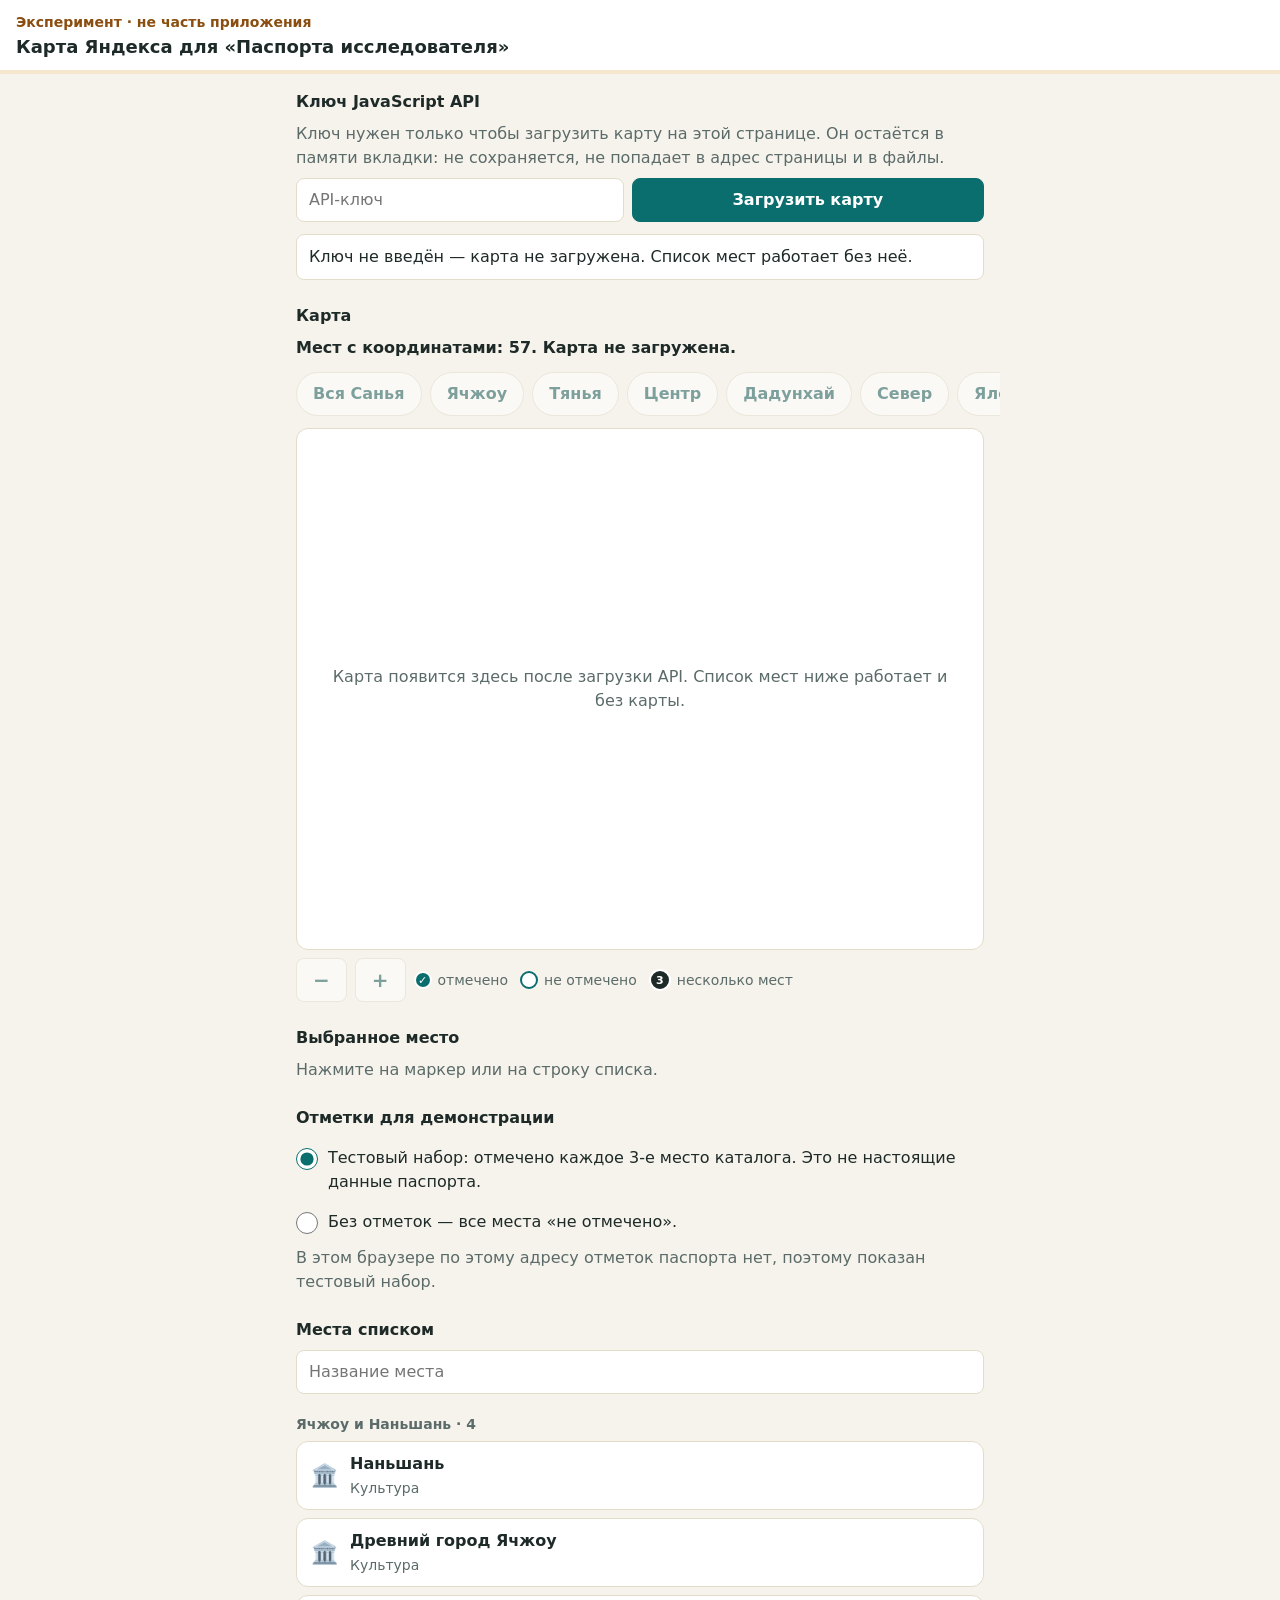
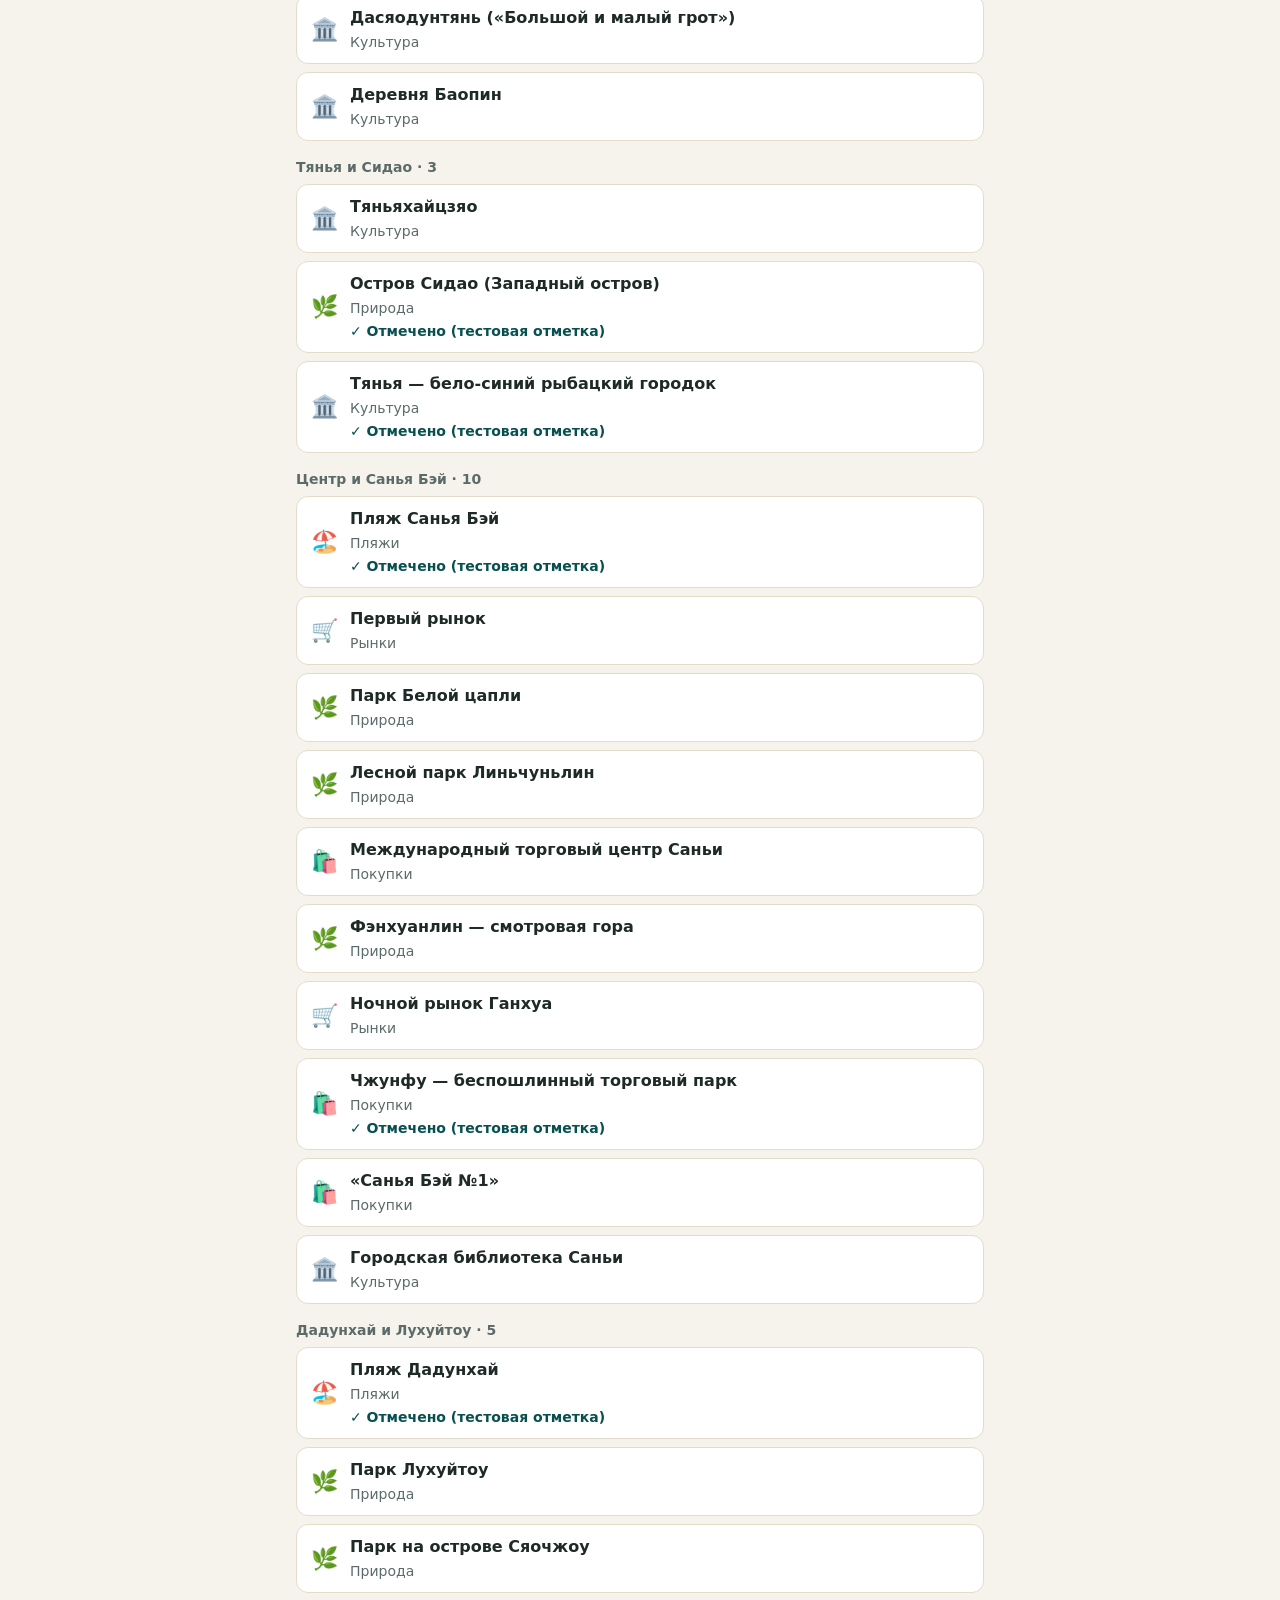
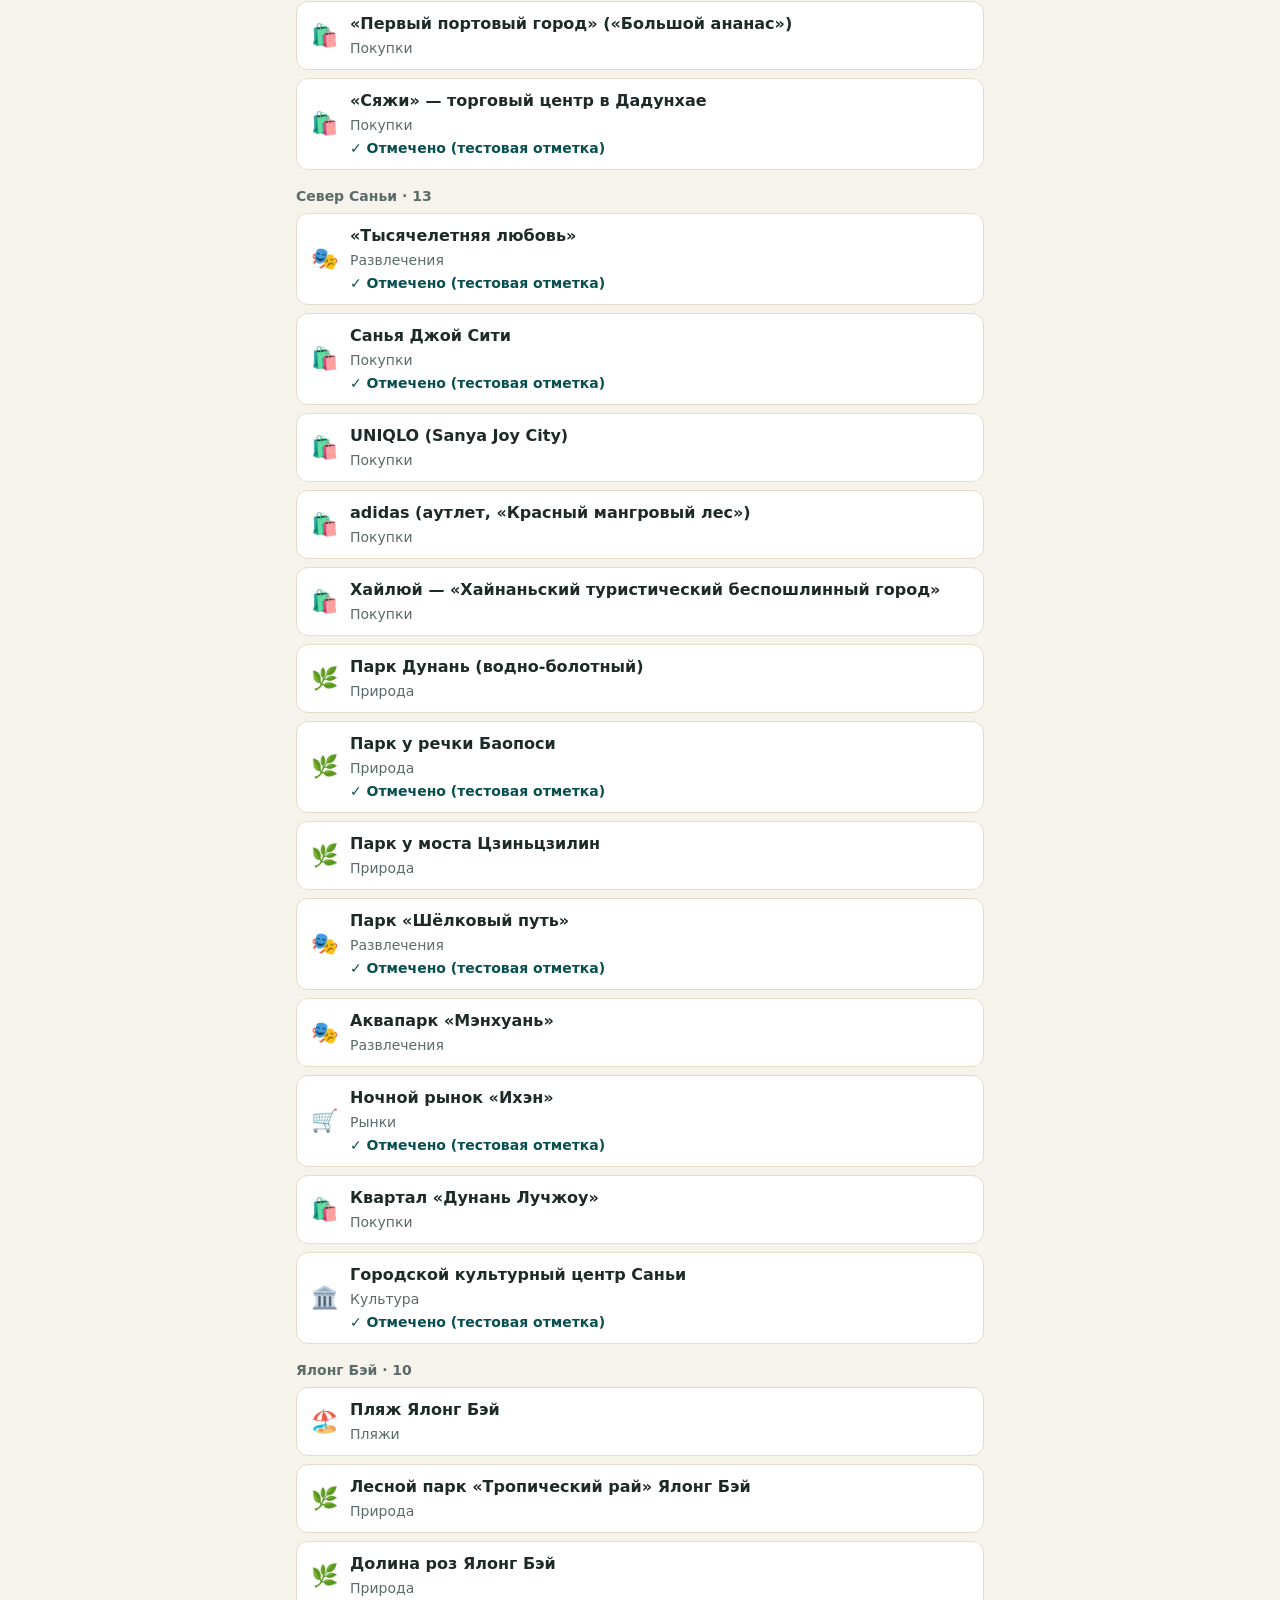
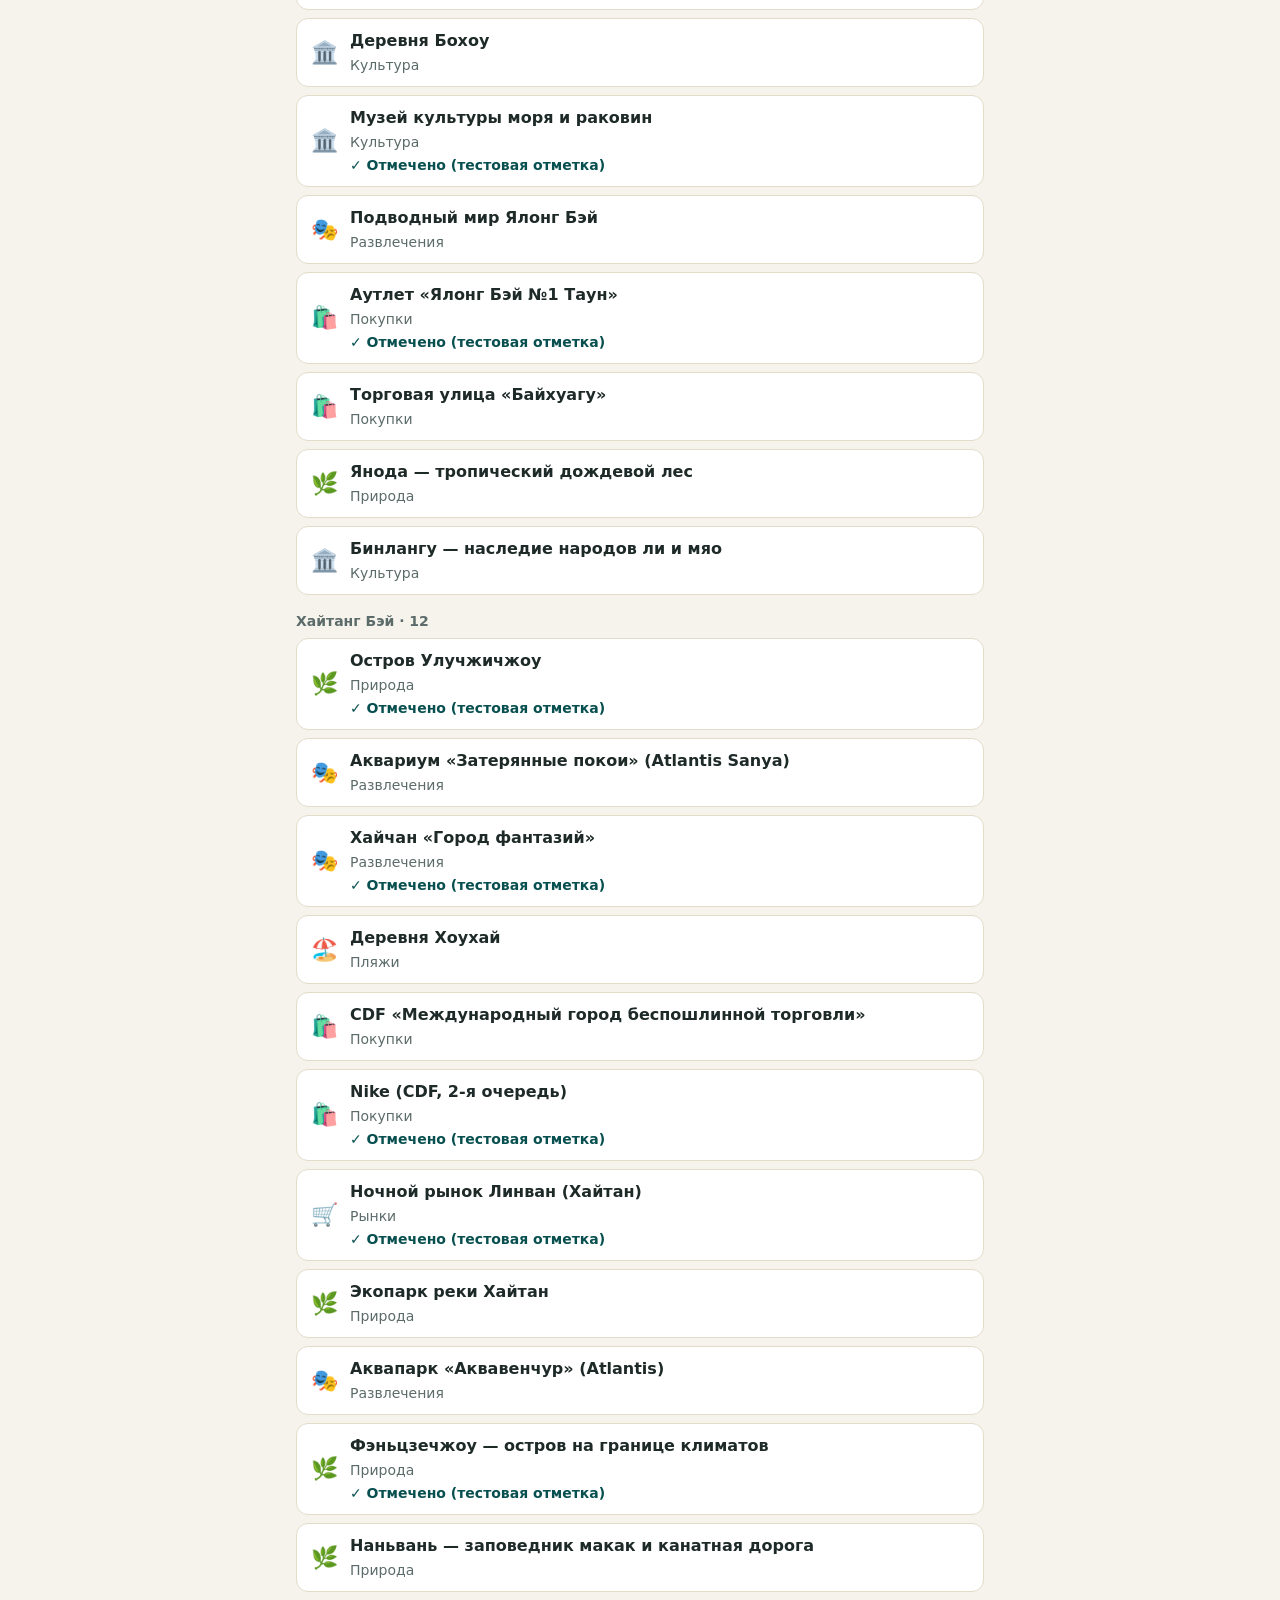
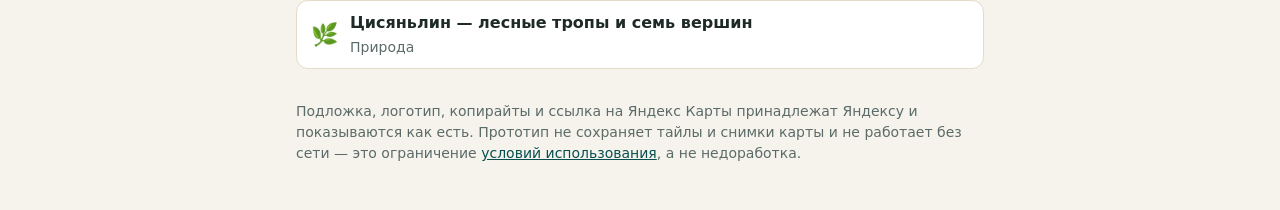
<file: experiments/yandex-map-prototype/index.html>
<!DOCTYPE html>
<html lang="ru">
<head>
  <meta charset="UTF-8" />
  <meta name="viewport" content="width=device-width, initial-scale=1, viewport-fit=cover" />
  <meta name="robots" content="noindex, nofollow" />
  <meta name="color-scheme" content="light" />
  <title>Прототип: карта Яндекса для «Паспорта исследователя»</title>
  <link rel="stylesheet" href="prototype.css" />
</head>
<body>
  <!-- Изолированный эксперимент. Не входит в приложение: его нет в index.html,
       в PRECACHE и в публикации (.github/workflows/pages.yml копирует только
       css, js, data, assets). API-ключ в файлах не хранится — см. README.md. -->
  <header class="top">
    <p class="top__eyebrow">Эксперимент · не часть приложения</p>
    <h1 class="top__title">Карта Яндекса для «Паспорта исследователя»</h1>
  </header>

  <main class="page">
    <section class="key" id="key-panel" aria-labelledby="key-title">
      <h2 class="section-title" id="key-title">Ключ JavaScript API</h2>
      <p class="hint">
        Ключ нужен только чтобы загрузить карту на этой странице. Он остаётся в памяти вкладки:
        не сохраняется, не попадает в адрес страницы и в файлы.
      </p>
      <div class="key__row">
        <label class="visually-hidden" for="api-key">API-ключ Яндекс Карт</label>
        <input class="key__input" id="api-key" type="password" autocomplete="off" autocapitalize="off"
               spellcheck="false" placeholder="API-ключ" />
        <button class="btn btn--primary" id="load-map" type="button">Загрузить карту</button>
      </div>
    </section>

    <p class="status" id="status" role="status" data-state="idle"></p>

    <section aria-labelledby="map-title">
      <h2 class="section-title" id="map-title">Карта</h2>
      <p class="counter" id="counter"></p>
      <div class="views" id="views" role="group" aria-label="Показать на карте"></div>
      <div class="map" id="map" data-state="idle">
        <p class="map__placeholder" id="map-placeholder">
          Карта появится здесь после загрузки API. Список мест ниже работает и без карты.
        </p>
      </div>
      <div class="zoom" role="group" aria-label="Масштаб">
        <button class="btn" id="zoom-out" type="button" aria-label="Уменьшить масштаб" disabled>−</button>
        <button class="btn" id="zoom-in" type="button" aria-label="Увеличить масштаб" disabled>+</button>
        <p class="legend">
          <span class="legend__item"><span class="pin pin--demo pin--visited" aria-hidden="true">✓</span> отмечено</span>
          <span class="legend__item"><span class="pin pin--demo" aria-hidden="true"></span> не отмечено</span>
          <span class="legend__item"><span class="cluster cluster--demo" aria-hidden="true">3</span> несколько мест</span>
        </p>
      </div>
    </section>

    <section class="selected" id="selected" aria-labelledby="selected-title" aria-live="polite">
      <h2 class="section-title" id="selected-title">Выбранное место</h2>
      <div id="selected-body"><p class="hint">Нажмите на маркер или на строку списка.</p></div>
    </section>

    <section aria-labelledby="marks-title">
      <h2 class="section-title" id="marks-title">Отметки для демонстрации</h2>
      <div id="marks"></div>
    </section>

    <section aria-labelledby="list-title">
      <h2 class="section-title" id="list-title">Места списком</h2>
      <label class="visually-hidden" for="list-filter">Фильтр по названию</label>
      <input class="key__input list-filter" id="list-filter" type="search" autocomplete="off"
             placeholder="Название места" />
      <div id="list"></div>
    </section>

    <footer class="foot">
      <p>
        Подложка, логотип, копирайты и ссылка на Яндекс Карты принадлежат Яндексу и показываются как есть.
        Прототип не сохраняет тайлы и снимки карты и не работает без сети — это ограничение
        <a href="https://yandex.ru/legal/maps_api/ru/" target="_blank" rel="noopener noreferrer">условий использования</a>,
        а не недоработка.
      </p>
    </footer>
  </main>

  <script type="module" src="prototype.js"></script>
</body>
</html>
</file>
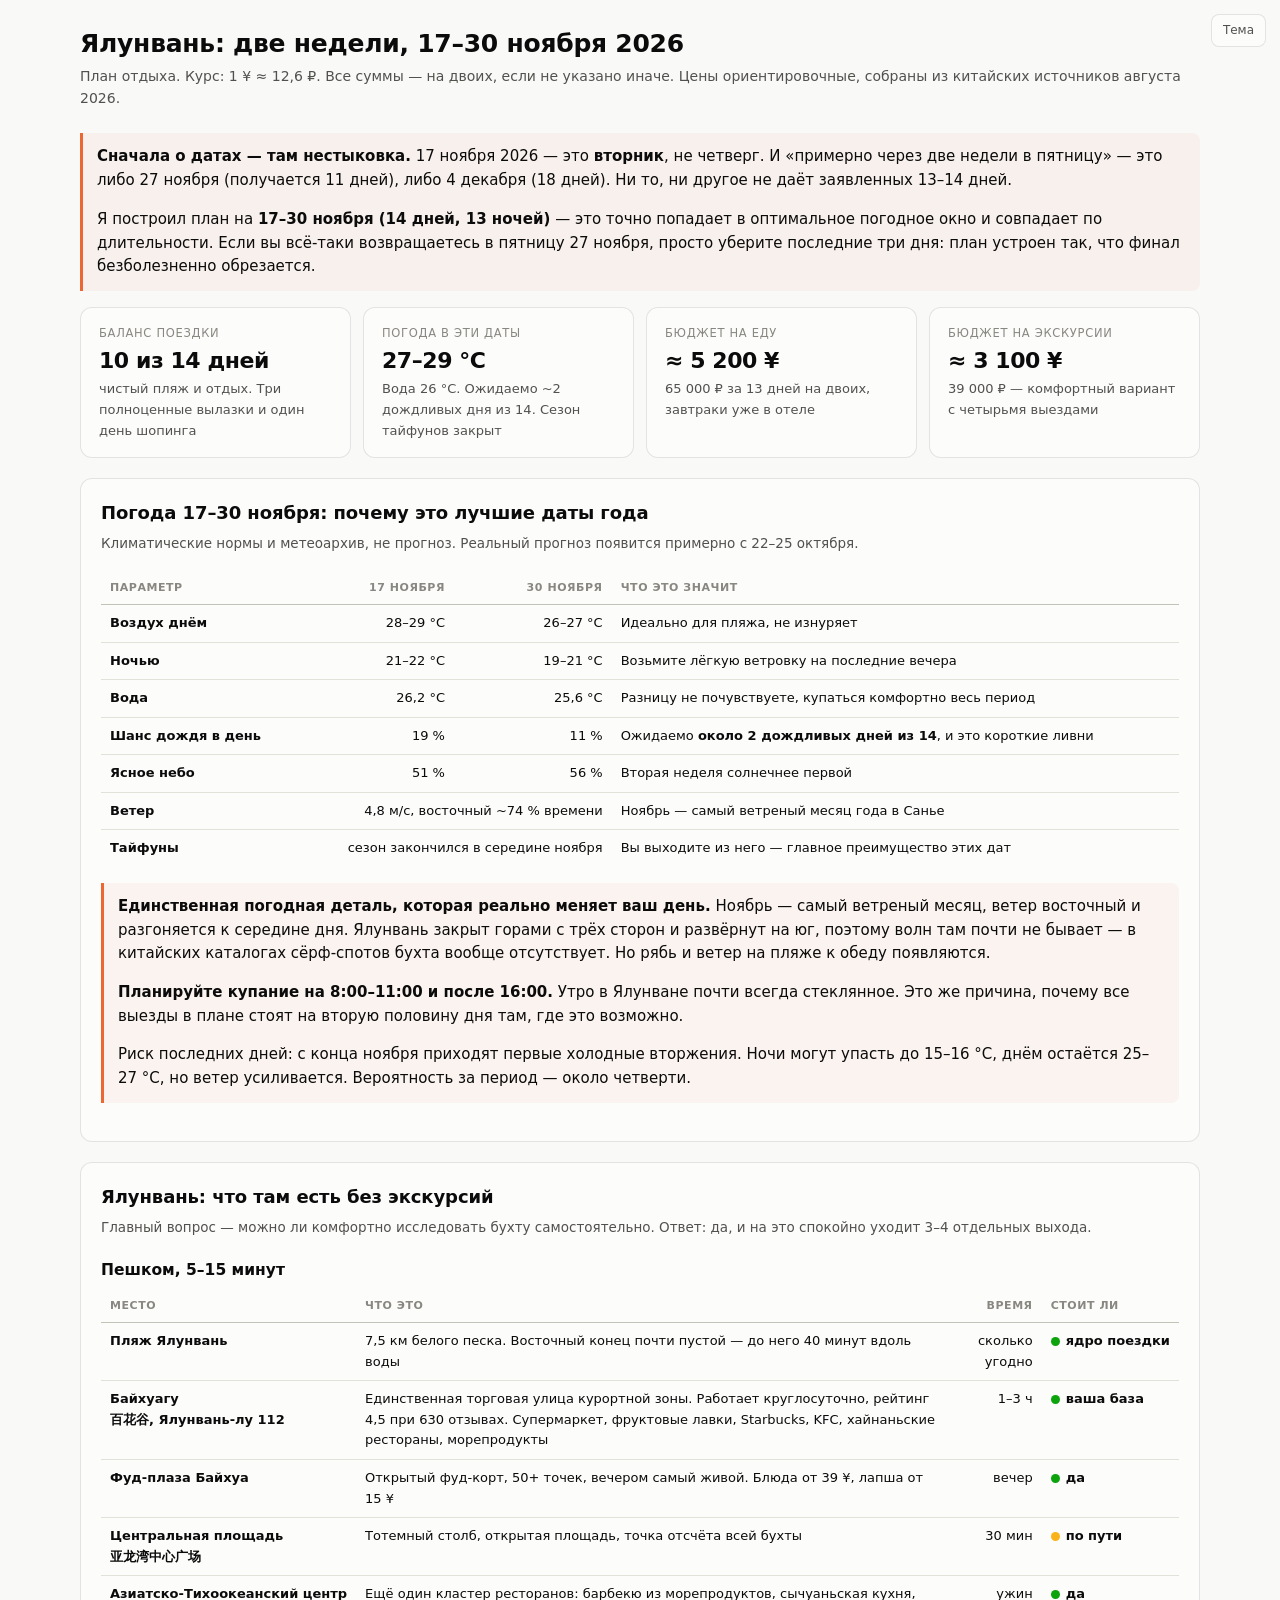
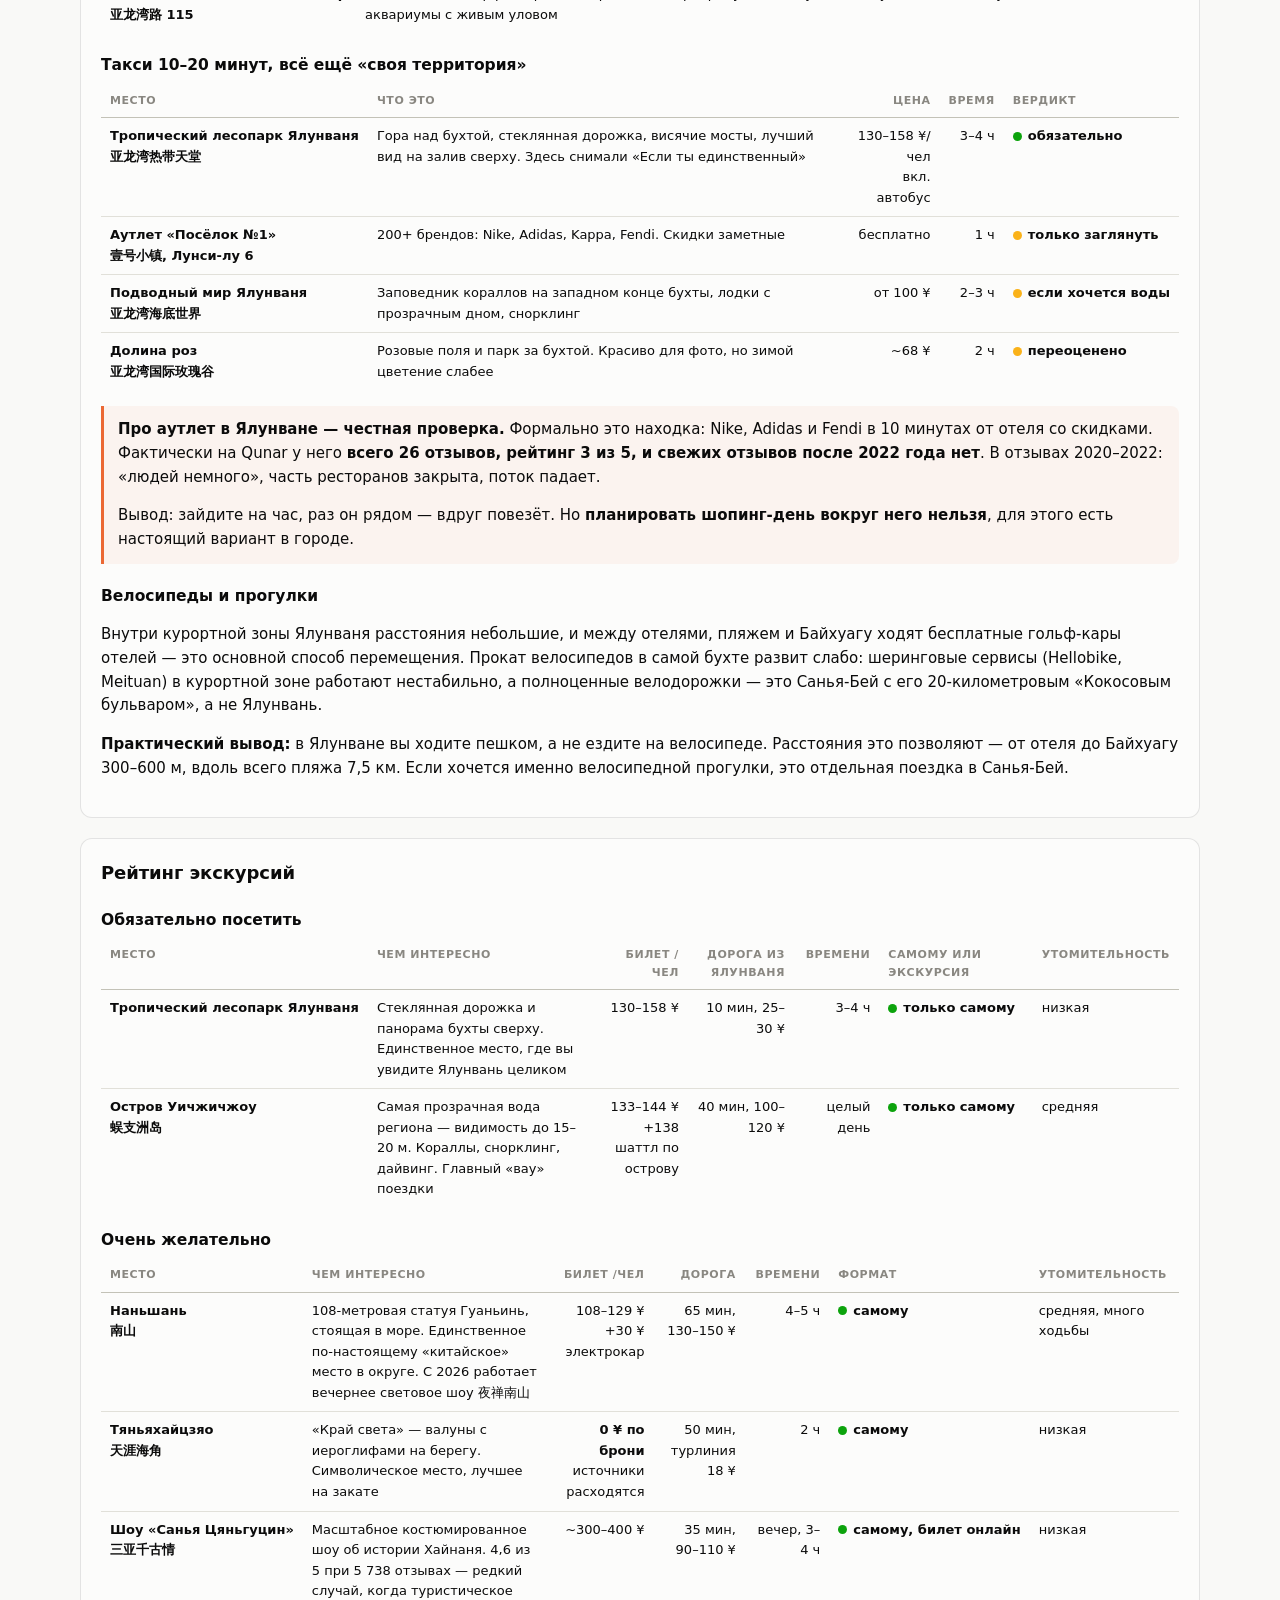
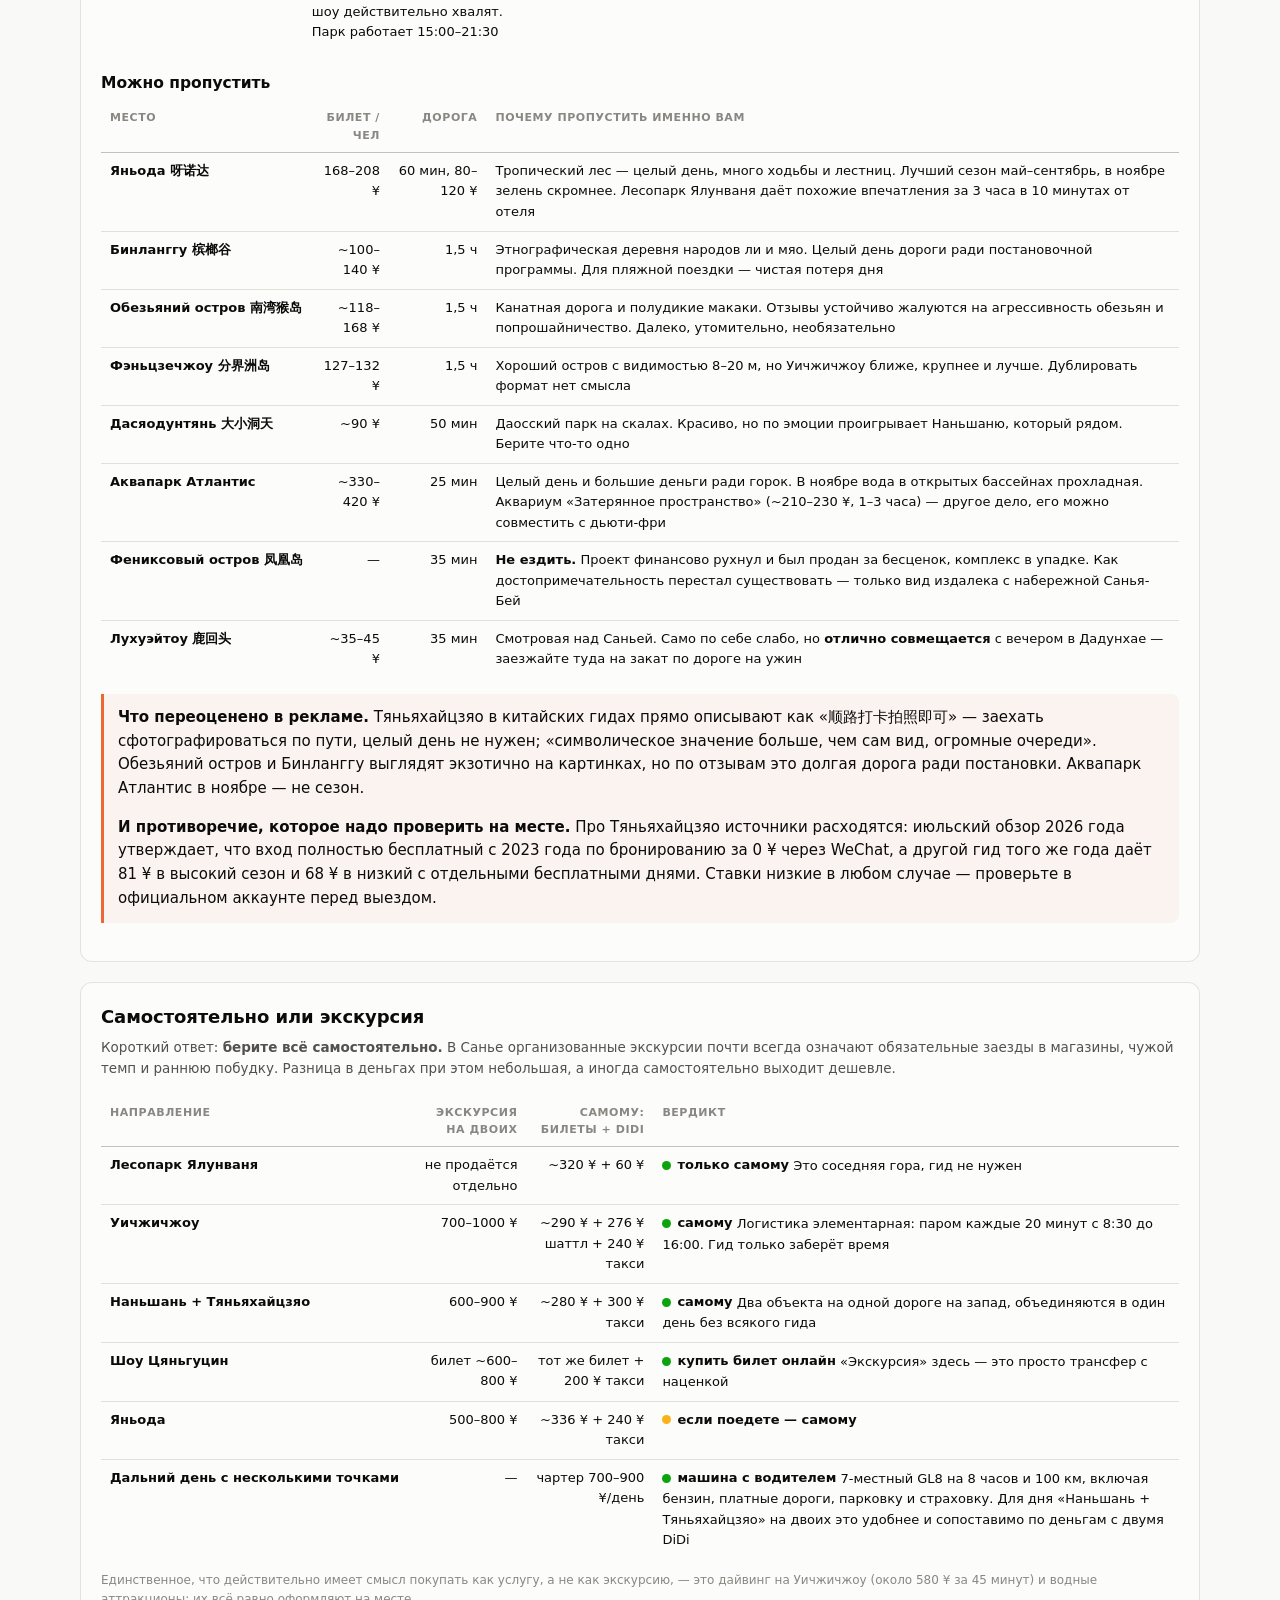
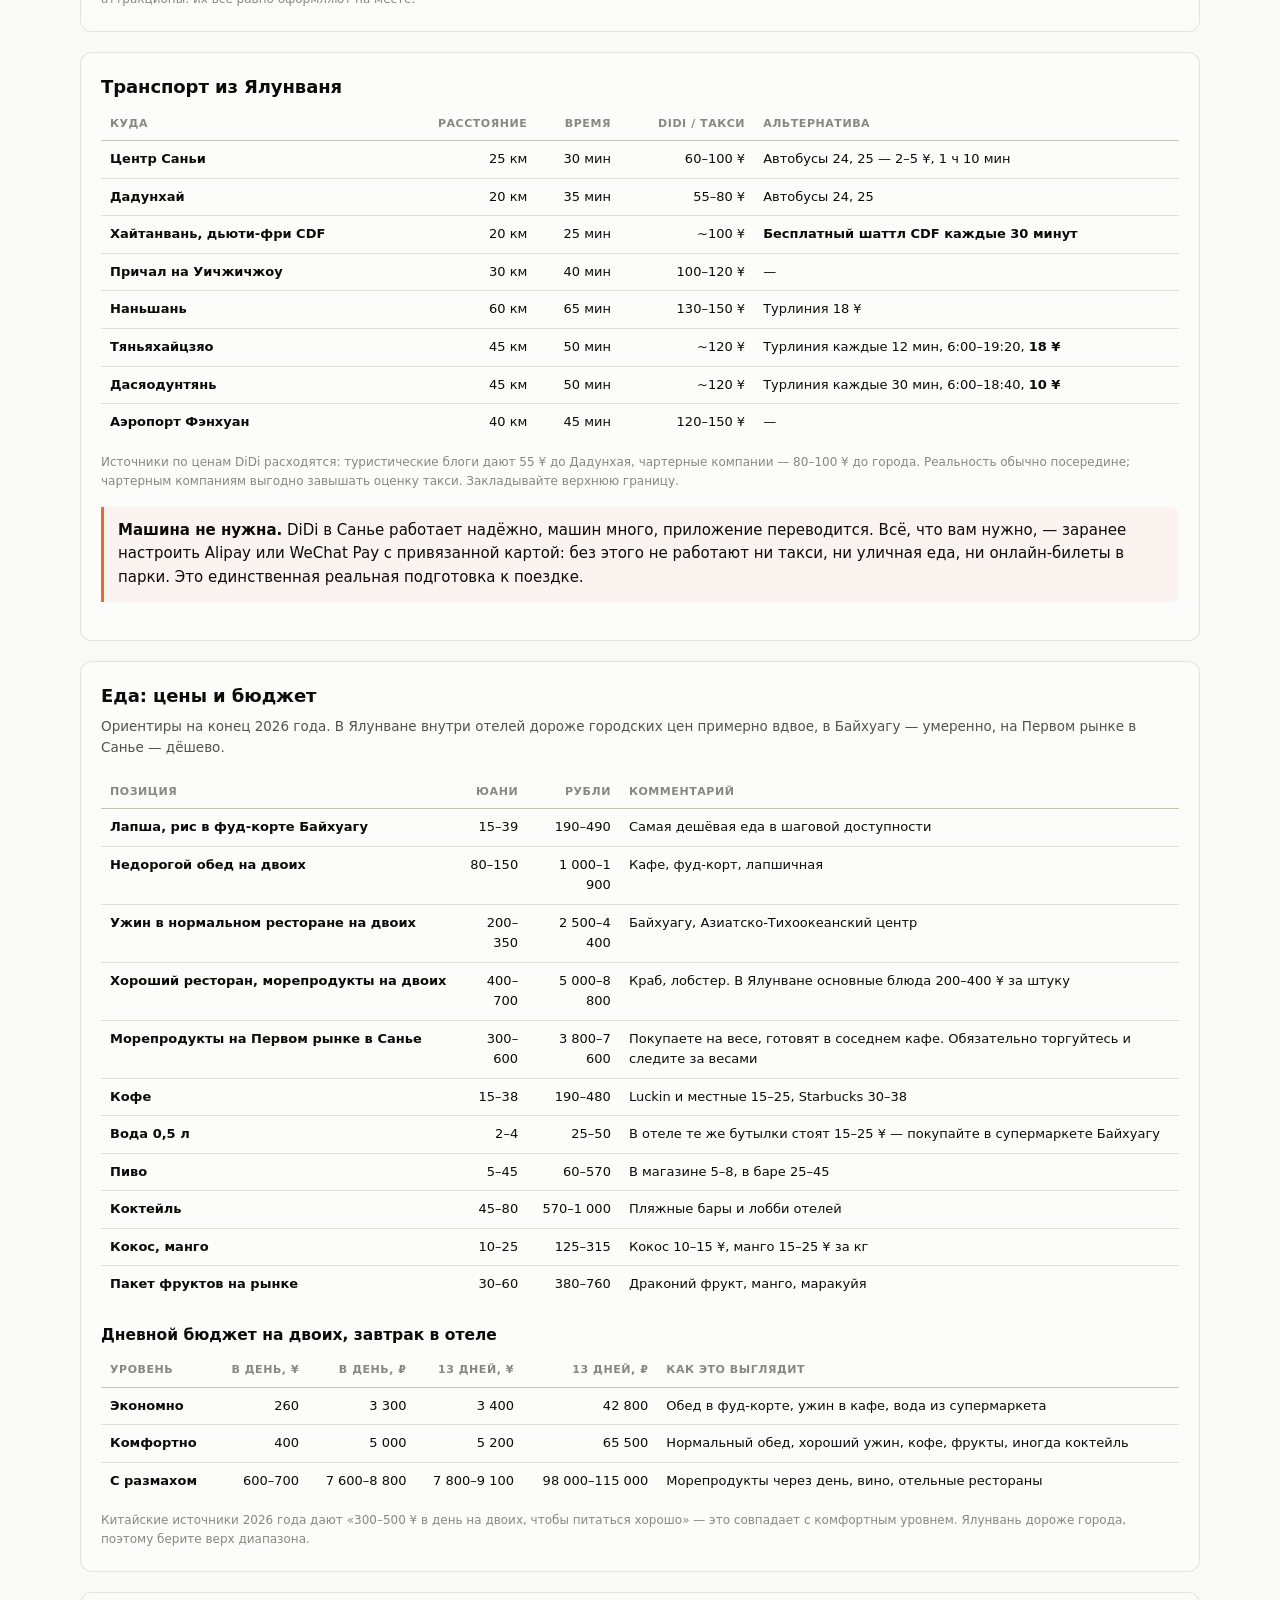
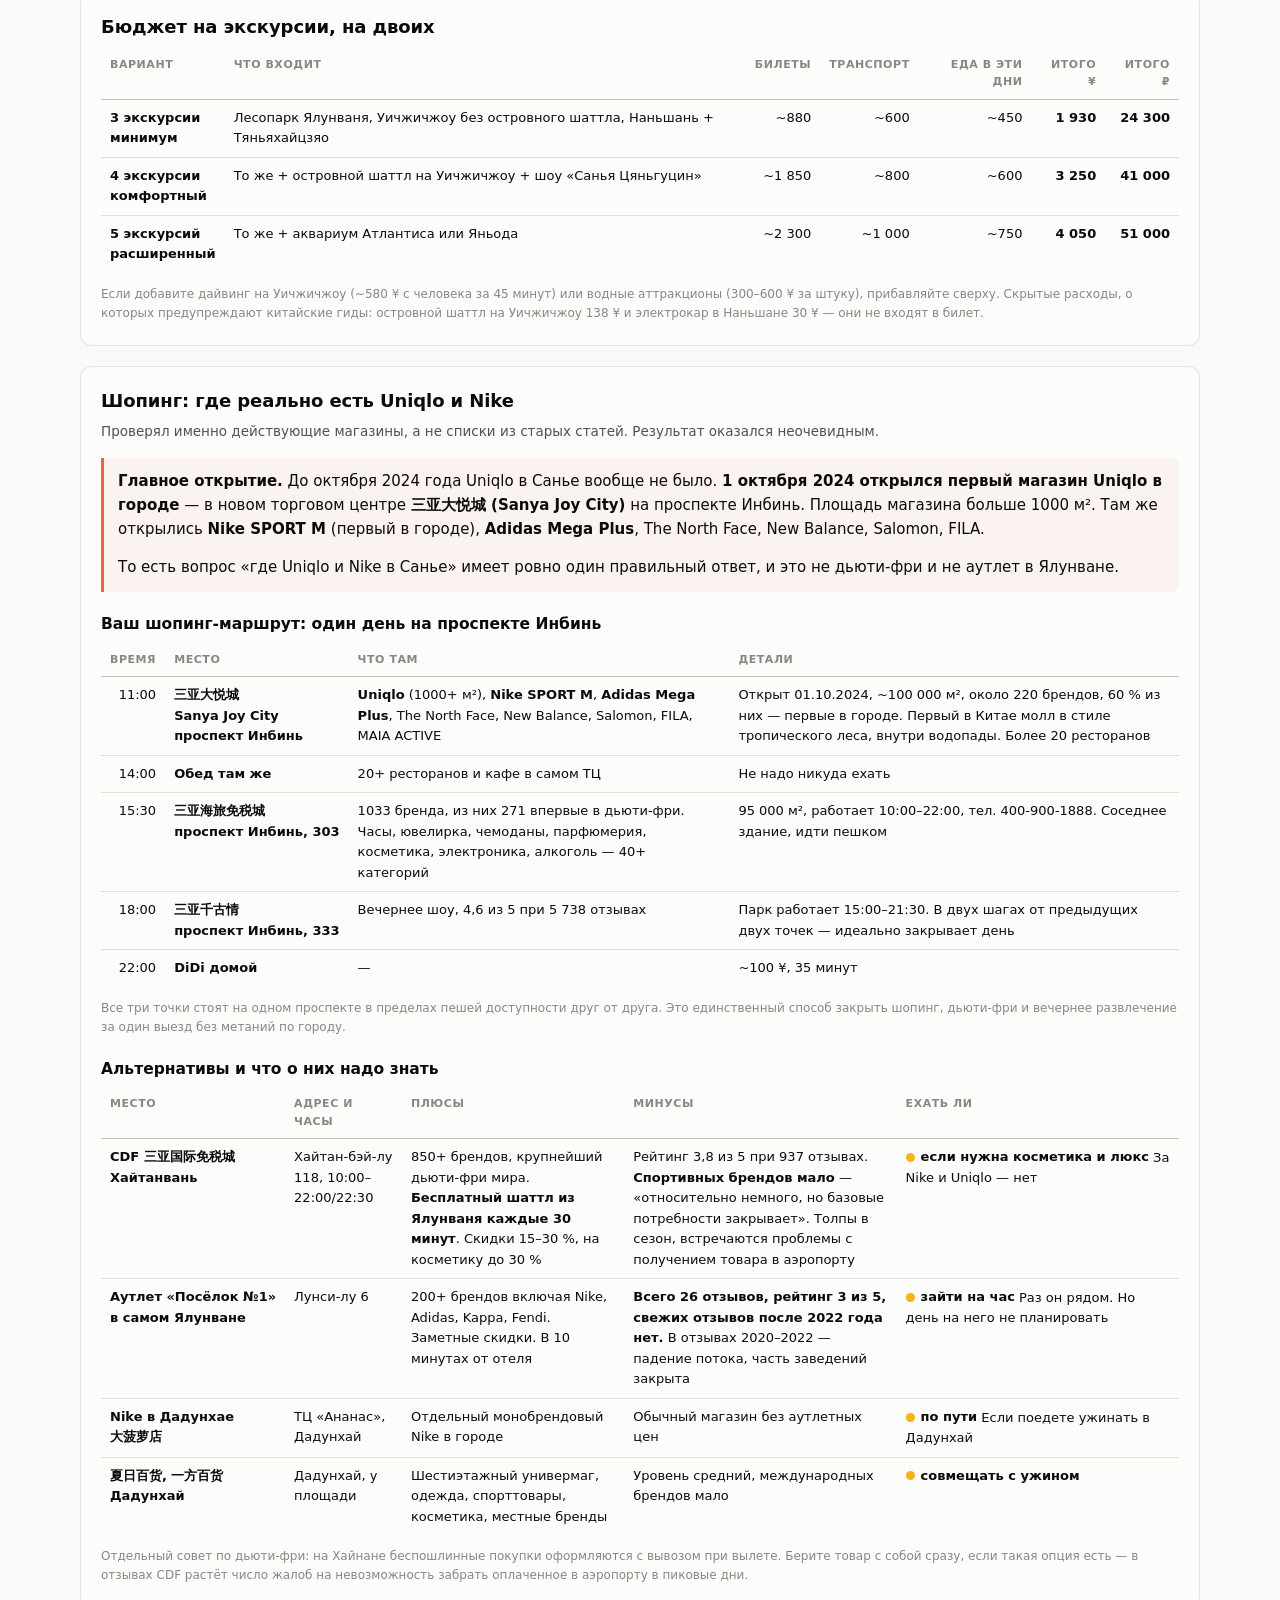
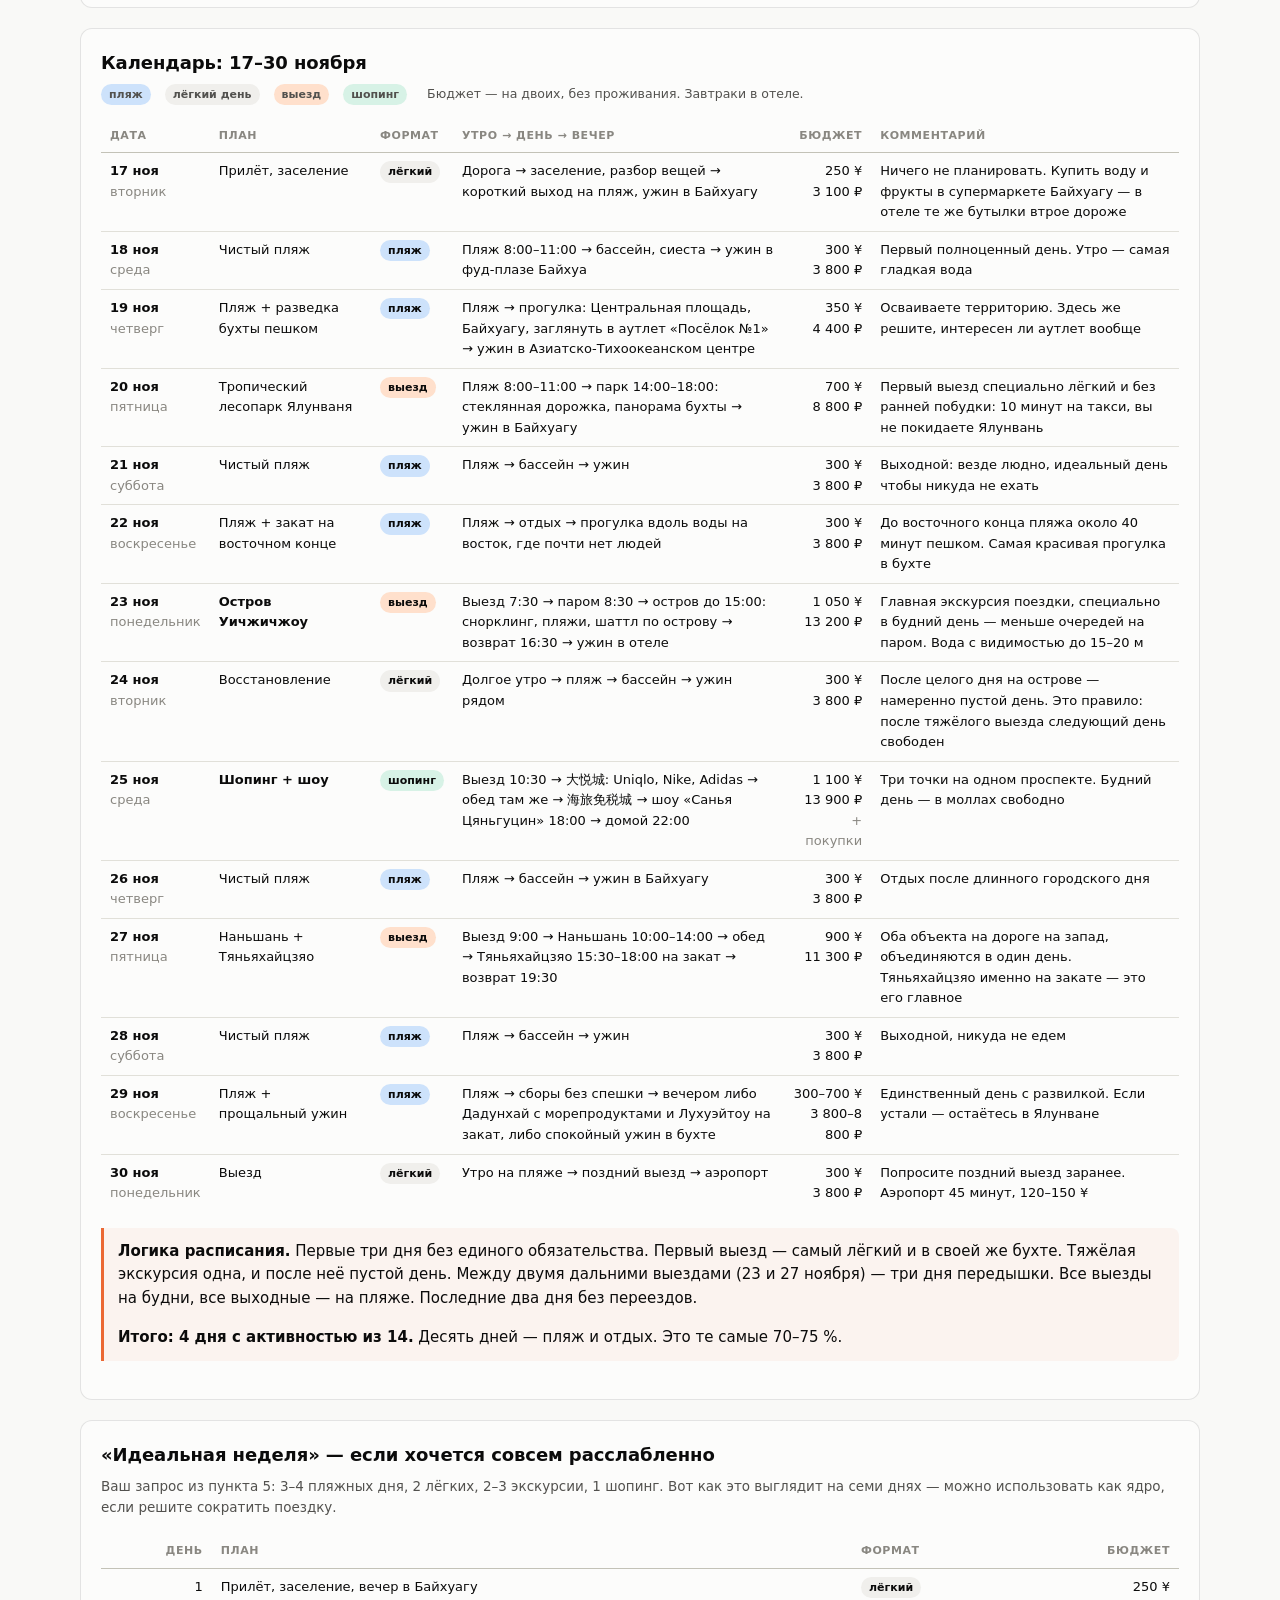
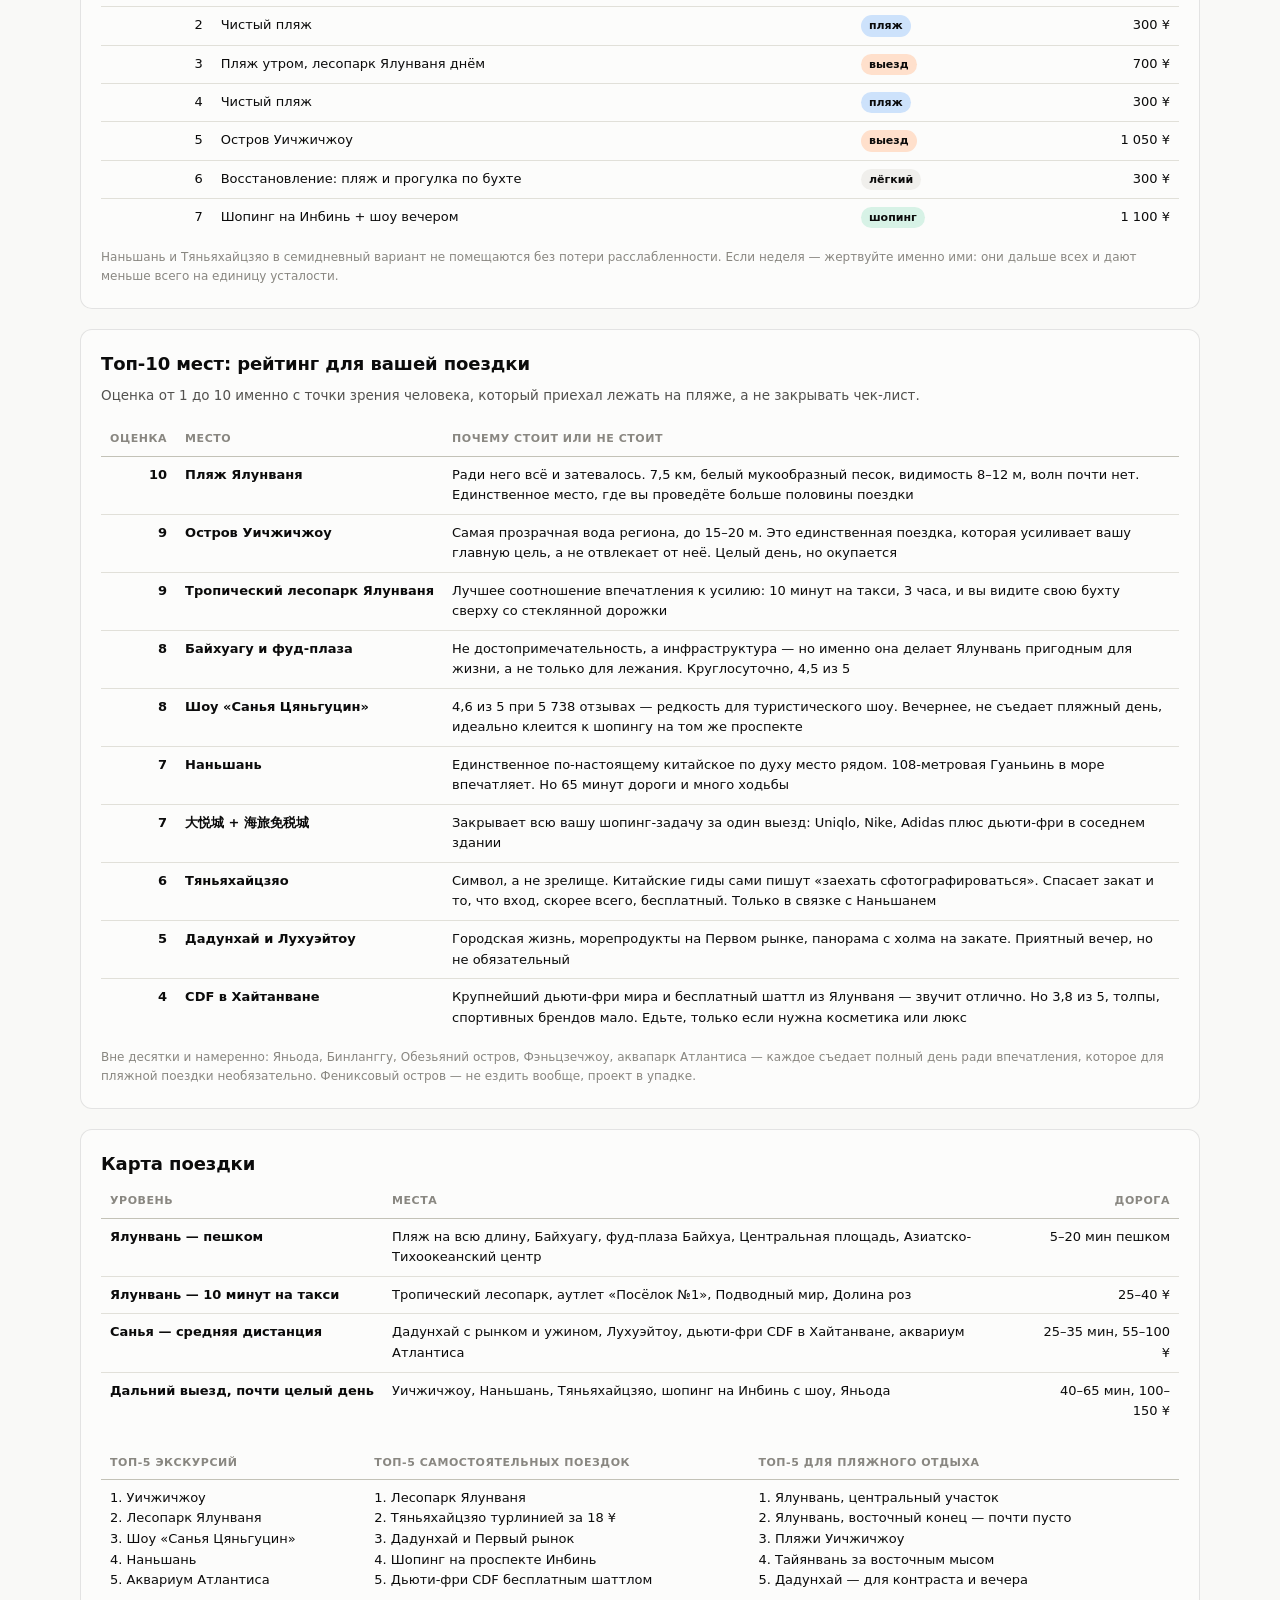
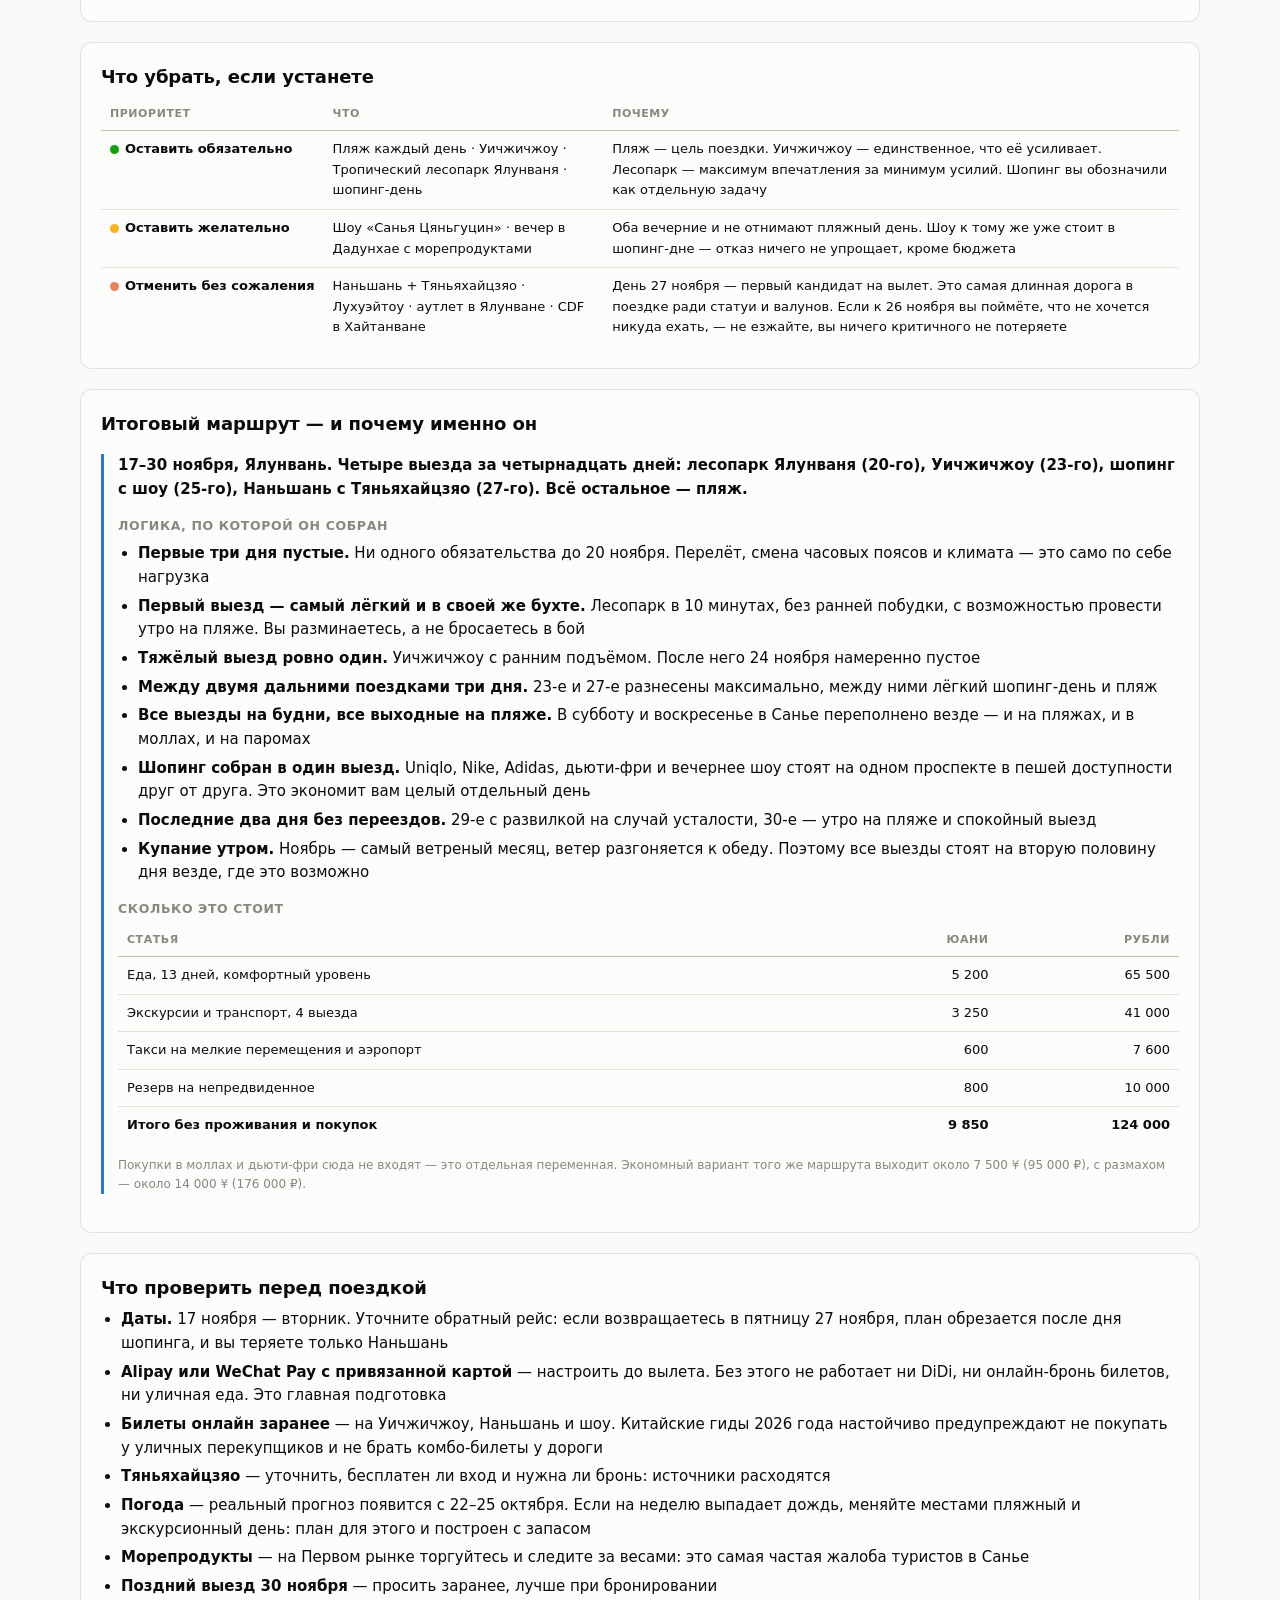
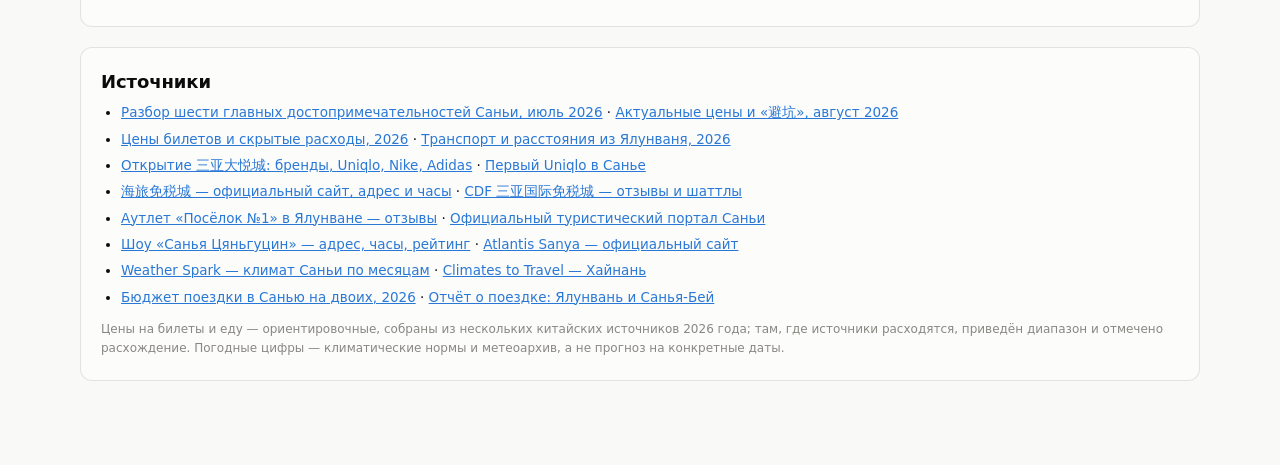
<file: yalongwan-plan.html>
<!DOCTYPE html>
<html lang="ru">
<head>
<meta charset="utf-8">
<meta name="viewport" content="width=device-width, initial-scale=1">
<title>Ялунвань: план на две недели</title>
<style>
  :root{
    color-scheme: light;
    --page:#f9f9f7; --surface:#fcfcfb;
    --ink:#0b0b0b; --ink2:#52514e; --muted:#898781;
    --grid:#e1e0d9; --axis:#c3c2b7; --border:rgba(11,11,11,0.10);
    --s1:#2a78d6; --s2:#eb6834; --s3:#1baf7a;
    --good:#0ca30c; --warn:#fab219; --serious:#ec835a; --crit:#d03b3b;
    --beach:#cde2fb; --exc:#ffe0cc; --shop:#d7f2e6; --rest:#f0efec;
  }
  @media (prefers-color-scheme: dark){
    :root:where(:not([data-theme="light"])){
      color-scheme: dark;
      --page:#0d0d0d; --surface:#1a1a19;
      --ink:#ffffff; --ink2:#c3c2b7; --muted:#898781;
      --grid:#2c2c2a; --axis:#383835; --border:rgba(255,255,255,0.10);
      --s1:#3987e5; --s2:#d95926; --s3:#199e70;
      --beach:#104281; --exc:#7a3517; --shop:#0f4d38; --rest:#2c2c2a;
    }
  }
  :root[data-theme="dark"]{
    color-scheme: dark;
    --page:#0d0d0d; --surface:#1a1a19;
    --ink:#ffffff; --ink2:#c3c2b7; --muted:#898781;
    --grid:#2c2c2a; --axis:#383835; --border:rgba(255,255,255,0.10);
    --s1:#3987e5; --s2:#d95926; --s3:#199e70;
    --beach:#104281; --exc:#7a3517; --shop:#0f4d38; --rest:#2c2c2a;
  }
  *{box-sizing:border-box}
  body{margin:0;background:var(--page);color:var(--ink);
    font-family:system-ui,-apple-system,"Segoe UI",sans-serif;
    font-size:15px;line-height:1.58;padding:28px 20px 64px}
  .wrap{max-width:1120px;margin:0 auto}
  h1{font-size:25px;line-height:1.25;margin:0 0 6px;letter-spacing:-0.01em}
  .sub{color:var(--ink2);font-size:14px;margin:0 0 24px}
  h2{font-size:18px;margin:0 0 6px;letter-spacing:-0.005em}
  h3{font-size:15.5px;margin:20px 0 6px}
  h4{font-size:12.5px;margin:14px 0 4px;color:var(--muted);text-transform:uppercase;letter-spacing:.05em}
  .note{color:var(--ink2);font-size:13.5px;margin:0 0 16px}
  .fine{color:var(--muted);font-size:12px;margin:12px 0 0}
  section{background:var(--surface);border:1px solid var(--border);border-radius:12px;
    padding:20px 20px 22px;margin:0 0 20px}
  .theme-btn{position:fixed;top:14px;right:14px;z-index:20;background:var(--surface);
    color:var(--ink2);border:1px solid var(--border);border-radius:8px;padding:6px 11px;
    font:inherit;font-size:12px;cursor:pointer}
  table{width:100%;border-collapse:collapse;font-size:13px}
  th,td{text-align:left;padding:8px 9px;border-bottom:1px solid var(--grid);vertical-align:top}
  thead th{font-size:11px;text-transform:uppercase;letter-spacing:.05em;color:var(--muted);
    font-weight:600;border-bottom:1px solid var(--axis)}
  tbody tr:last-child td{border-bottom:none}
  td.num,th.num{text-align:right;font-variant-numeric:tabular-nums}
  .rowname{font-weight:600;white-space:nowrap}
  .tbl{overflow-x:auto;margin:0 -4px;padding:0 4px}
  .callout{border-left:3px solid var(--s2);padding:12px 14px;margin:16px 0;
    background:color-mix(in srgb, var(--s2) 6%, transparent);border-radius:0 8px 8px 0}
  .callout p:first-child{margin-top:0} .callout p:last-child{margin-bottom:0}
  .win{border-left:3px solid var(--s1);padding-left:14px;margin:16px 0}
  .tiles{display:grid;grid-template-columns:repeat(auto-fit,minmax(210px,1fr));gap:12px;margin-bottom:20px}
  .tile{background:var(--surface);border:1px solid var(--border);border-radius:12px;padding:16px 18px}
  .tile .lbl{font-size:11.5px;color:var(--muted);text-transform:uppercase;letter-spacing:.06em;margin-bottom:6px}
  .tile .val{font-size:22px;font-weight:650;line-height:1.2;letter-spacing:-0.02em}
  .tile .cap{font-size:13px;color:var(--ink2);margin-top:5px}
  ul{margin:6px 0 0;padding-left:20px} li{margin-bottom:5px}
  a{color:var(--s1)}
  .st{display:inline-flex;align-items:center;gap:6px;font-weight:600;white-space:nowrap}
  .st i{width:9px;height:9px;border-radius:50%;flex:none}
  .st.good i{background:var(--good)} .st.warn i{background:var(--warn)}
  .st.ser i{background:var(--serious)} .st.crit i{background:var(--crit)}
  .tag{display:inline-block;font-size:11px;padding:2px 8px;border-radius:20px;font-weight:600;white-space:nowrap}
  .t-beach{background:var(--beach)} .t-exc{background:var(--exc)}
  .t-shop{background:var(--shop)} .t-rest{background:var(--rest)}
  .legend{display:flex;flex-wrap:wrap;gap:8px 14px;margin:0 0 14px;font-size:12.5px;color:var(--ink2);align-items:center}
  strong{font-weight:650}
  .conf{display:inline-block;font-size:11px;padding:2px 7px;border-radius:5px;
    border:1px solid var(--border);color:var(--ink2);margin-left:6px;vertical-align:1px}
</style>
</head>
<body>
<button class="theme-btn" id="themeBtn">Тема</button>
<div class="wrap">

<h1>Ялунвань: две недели, 17–30 ноября 2026</h1>
<p class="sub">План отдыха. Курс: 1 ¥ ≈ 12,6 ₽. Все суммы — на двоих, если не указано иначе. Цены ориентировочные, собраны из китайских источников августа 2026.</p>

<div class="callout">
  <p><strong>Сначала о датах — там нестыковка.</strong> 17 ноября 2026 — это <strong>вторник</strong>, не четверг. И «примерно через две недели в пятницу» — это либо 27 ноября (получается 11 дней), либо 4 декабря (18 дней). Ни то, ни другое не даёт заявленных 13–14 дней.</p>
  <p>Я построил план на <strong>17–30 ноября (14 дней, 13 ночей)</strong> — это точно попадает в оптимальное погодное окно и совпадает по длительности. Если вы всё-таки возвращаетесь в пятницу 27 ноября, просто уберите последние три дня: план устроен так, что финал безболезненно обрезается.</p>
</div>

<div class="tiles">
  <div class="tile">
    <div class="lbl">Баланс поездки</div>
    <div class="val">10 из 14 дней</div>
    <div class="cap">чистый пляж и отдых. Три полноценные вылазки и один день шопинга</div>
  </div>
  <div class="tile">
    <div class="lbl">Погода в эти даты</div>
    <div class="val">27–29 °C</div>
    <div class="cap">Вода 26 °C. Ожидаемо ~2 дождливых дня из 14. Сезон тайфунов закрыт</div>
  </div>
  <div class="tile">
    <div class="lbl">Бюджет на еду</div>
    <div class="val">≈ 5 200 ¥</div>
    <div class="cap">65 000 ₽ за 13 дней на двоих, завтраки уже в отеле</div>
  </div>
  <div class="tile">
    <div class="lbl">Бюджет на экскурсии</div>
    <div class="val">≈ 3 100 ¥</div>
    <div class="cap">39 000 ₽ — комфортный вариант с четырьмя выездами</div>
  </div>
</div>

<section>
  <h2>Погода 17–30 ноября: почему это лучшие даты года</h2>
  <p class="note">Климатические нормы и метеоархив, не прогноз. Реальный прогноз появится примерно с 22–25 октября.</p>
  <div class="tbl">
  <table>
    <thead><tr><th>Параметр</th><th class="num">17 ноября</th><th class="num">30 ноября</th><th>Что это значит</th></tr></thead>
    <tbody>
      <tr><td class="rowname">Воздух днём</td><td class="num">28–29 °C</td><td class="num">26–27 °C</td><td>Идеально для пляжа, не изнуряет</td></tr>
      <tr><td class="rowname">Ночью</td><td class="num">21–22 °C</td><td class="num">19–21 °C</td><td>Возьмите лёгкую ветровку на последние вечера</td></tr>
      <tr><td class="rowname">Вода</td><td class="num">26,2 °C</td><td class="num">25,6 °C</td><td>Разницу не почувствуете, купаться комфортно весь период</td></tr>
      <tr><td class="rowname">Шанс дождя в день</td><td class="num">19 %</td><td class="num">11 %</td><td>Ожидаемо <strong>около 2 дождливых дней из 14</strong>, и это короткие ливни</td></tr>
      <tr><td class="rowname">Ясное небо</td><td class="num">51 %</td><td class="num">56 %</td><td>Вторая неделя солнечнее первой</td></tr>
      <tr><td class="rowname">Ветер</td><td class="num" colspan="2">4,8 м/с, восточный ~74 % времени</td><td>Ноябрь — самый ветреный месяц года в Санье</td></tr>
      <tr><td class="rowname">Тайфуны</td><td class="num" colspan="2">сезон закончился в середине ноября</td><td>Вы выходите из него — главное преимущество этих дат</td></tr>
    </tbody>
  </table>
  </div>

  <div class="callout">
    <p><strong>Единственная погодная деталь, которая реально меняет ваш день.</strong> Ноябрь — самый ветреный месяц, ветер восточный и разгоняется к середине дня. Ялунвань закрыт горами с трёх сторон и развёрнут на юг, поэтому волн там почти не бывает — в китайских каталогах сёрф-спотов бухта вообще отсутствует. Но рябь и ветер на пляже к обеду появляются.</p>
    <p><strong>Планируйте купание на 8:00–11:00 и после 16:00.</strong> Утро в Ялунване почти всегда стеклянное. Это же причина, почему все выезды в плане стоят на вторую половину дня там, где это возможно.</p>
    <p>Риск последних дней: с конца ноября приходят первые холодные вторжения. Ночи могут упасть до 15–16 °C, днём остаётся 25–27 °C, но ветер усиливается. Вероятность за период — около четверти.</p>
  </div>
</section>

<section>
  <h2>Ялунвань: что там есть без экскурсий</h2>
  <p class="note">Главный вопрос — можно ли комфортно исследовать бухту самостоятельно. Ответ: да, и на это спокойно уходит 3–4 отдельных выхода.</p>

  <h3>Пешком, 5–15 минут</h3>
  <div class="tbl">
  <table>
    <thead><tr><th>Место</th><th>Что это</th><th class="num">Время</th><th>Стоит ли</th></tr></thead>
    <tbody>
      <tr><td class="rowname">Пляж Ялунвань</td><td>7,5 км белого песка. Восточный конец почти пустой — до него 40 минут вдоль воды</td><td class="num">сколько угодно</td><td><span class="st good"><i></i>ядро поездки</span></td></tr>
      <tr><td class="rowname">Байхуагу<br>百花谷, Ялунвань-лу 112</td><td>Единственная торговая улица курортной зоны. Работает круглосуточно, рейтинг 4,5 при 630 отзывах. Супермаркет, фруктовые лавки, Starbucks, KFC, хайнаньские рестораны, морепродукты</td><td class="num">1–3 ч</td><td><span class="st good"><i></i>ваша база</span></td></tr>
      <tr><td class="rowname">Фуд-плаза Байхуа</td><td>Открытый фуд-корт, 50+ точек, вечером самый живой. Блюда от 39 ¥, лапша от 15 ¥</td><td class="num">вечер</td><td><span class="st good"><i></i>да</span></td></tr>
      <tr><td class="rowname">Центральная площадь<br>亚龙湾中心广场</td><td>Тотемный столб, открытая площадь, точка отсчёта всей бухты</td><td class="num">30 мин</td><td><span class="st warn"><i></i>по пути</span></td></tr>
      <tr><td class="rowname">Азиатско-Тихоокеанский центр<br>亚龙湾路 115</td><td>Ещё один кластер ресторанов: барбекю из морепродуктов, сычуаньская кухня, аквариумы с живым уловом</td><td class="num">ужин</td><td><span class="st good"><i></i>да</span></td></tr>
    </tbody>
  </table>
  </div>

  <h3>Такси 10–20 минут, всё ещё «своя территория»</h3>
  <div class="tbl">
  <table>
    <thead><tr><th>Место</th><th>Что это</th><th class="num">Цена</th><th class="num">Время</th><th>Вердикт</th></tr></thead>
    <tbody>
      <tr><td class="rowname">Тропический лесопарк Ялунваня<br>亚龙湾热带天堂</td><td>Гора над бухтой, стеклянная дорожка, висячие мосты, лучший вид на залив сверху. Здесь снимали «Если ты единственный»</td><td class="num">130–158 ¥/чел<br>вкл. автобус</td><td class="num">3–4 ч</td><td><span class="st good"><i></i>обязательно</span></td></tr>
      <tr><td class="rowname">Аутлет «Посёлок №1»<br>壹号小镇, Лунси-лу 6</td><td>200+ брендов: Nike, Adidas, Kappa, Fendi. Скидки заметные</td><td class="num">бесплатно</td><td class="num">1 ч</td><td><span class="st warn"><i></i>только заглянуть</span></td></tr>
      <tr><td class="rowname">Подводный мир Ялунваня<br>亚龙湾海底世界</td><td>Заповедник кораллов на западном конце бухты, лодки с прозрачным дном, снорклинг</td><td class="num">от 100 ¥</td><td class="num">2–3 ч</td><td><span class="st warn"><i></i>если хочется воды</span></td></tr>
      <tr><td class="rowname">Долина роз<br>亚龙湾国际玫瑰谷</td><td>Розовые поля и парк за бухтой. Красиво для фото, но зимой цветение слабее</td><td class="num">~68 ¥</td><td class="num">2 ч</td><td><span class="st warn"><i></i>переоценено</span></td></tr>
    </tbody>
  </table>
  </div>

  <div class="callout">
    <p><strong>Про аутлет в Ялунване — честная проверка.</strong> Формально это находка: Nike, Adidas и Fendi в 10 минутах от отеля со скидками. Фактически на Qunar у него <strong>всего 26 отзывов, рейтинг 3 из 5, и свежих отзывов после 2022 года нет</strong>. В отзывах 2020–2022: «людей немного», часть ресторанов закрыта, поток падает.</p>
    <p>Вывод: зайдите на час, раз он рядом — вдруг повезёт. Но <strong>планировать шопинг-день вокруг него нельзя</strong>, для этого есть настоящий вариант в городе.</p>
  </div>

  <h3>Велосипеды и прогулки</h3>
  <p>Внутри курортной зоны Ялунваня расстояния небольшие, и между отелями, пляжем и Байхуагу ходят бесплатные гольф-кары отелей — это основной способ перемещения. Прокат велосипедов в самой бухте развит слабо: шеринговые сервисы (Hellobike, Meituan) в курортной зоне работают нестабильно, а полноценные велодорожки — это Санья-Бей с его 20-километровым «Кокосовым бульваром», а не Ялунвань.</p>
  <p><strong>Практический вывод:</strong> в Ялунване вы ходите пешком, а не ездите на велосипеде. Расстояния это позволяют — от отеля до Байхуагу 300–600 м, вдоль всего пляжа 7,5 км. Если хочется именно велосипедной прогулки, это отдельная поездка в Санья-Бей.</p>
</section>

<section>
  <h2>Рейтинг экскурсий</h2>

  <h3>Обязательно посетить</h3>
  <div class="tbl">
  <table>
    <thead><tr><th>Место</th><th>Чем интересно</th><th class="num">Билет /чел</th><th class="num">Дорога из Ялунваня</th><th class="num">Времени</th><th>Самому или экскурсия</th><th>Утомительность</th></tr></thead>
    <tbody>
      <tr>
        <td class="rowname">Тропический лесопарк Ялунваня</td>
        <td>Стеклянная дорожка и панорама бухты сверху. Единственное место, где вы увидите Ялунвань целиком</td>
        <td class="num">130–158 ¥</td><td class="num">10 мин, 25–30 ¥</td><td class="num">3–4 ч</td>
        <td><span class="st good"><i></i>только самому</span></td><td>низкая</td>
      </tr>
      <tr>
        <td class="rowname">Остров Уичжичжоу<br>蜈支洲岛</td>
        <td>Самая прозрачная вода региона — видимость до 15–20 м. Кораллы, снорклинг, дайвинг. Главный «вау» поездки</td>
        <td class="num">133–144 ¥<br>+138 шаттл по острову</td><td class="num">40 мин, 100–120 ¥</td><td class="num">целый день</td>
        <td><span class="st good"><i></i>только самому</span></td><td>средняя</td>
      </tr>
    </tbody>
  </table>
  </div>

  <h3>Очень желательно</h3>
  <div class="tbl">
  <table>
    <thead><tr><th>Место</th><th>Чем интересно</th><th class="num">Билет /чел</th><th class="num">Дорога</th><th class="num">Времени</th><th>Формат</th><th>Утомительность</th></tr></thead>
    <tbody>
      <tr>
        <td class="rowname">Наньшань<br>南山</td>
        <td>108-метровая статуя Гуаньинь, стоящая в море. Единственное по-настоящему «китайское» место в округе. С 2026 работает вечернее световое шоу 夜禅南山</td>
        <td class="num">108–129 ¥<br>+30 ¥ электрокар</td><td class="num">65 мин, 130–150 ¥</td><td class="num">4–5 ч</td>
        <td><span class="st good"><i></i>самому</span></td><td>средняя, много ходьбы</td>
      </tr>
      <tr>
        <td class="rowname">Тяньяхайцзяо<br>天涯海角</td>
        <td>«Край света» — валуны с иероглифами на берегу. Символическое место, лучшее на закате</td>
        <td class="num"><strong>0 ¥ по брони</strong><br>источники расходятся</td><td class="num">50 мин, турлиния 18 ¥</td><td class="num">2 ч</td>
        <td><span class="st good"><i></i>самому</span></td><td>низкая</td>
      </tr>
      <tr>
        <td class="rowname">Шоу «Санья Цяньгуцин»<br>三亚千古情</td>
        <td>Масштабное костюмированное шоу об истории Хайнаня. 4,6 из 5 при 5 738 отзывах — редкий случай, когда туристическое шоу действительно хвалят. Парк работает 15:00–21:30</td>
        <td class="num">~300–400 ¥</td><td class="num">35 мин, 90–110 ¥</td><td class="num">вечер, 3–4 ч</td>
        <td><span class="st good"><i></i>самому, билет онлайн</span></td><td>низкая</td>
      </tr>
    </tbody>
  </table>
  </div>

  <h3>Можно пропустить</h3>
  <div class="tbl">
  <table>
    <thead><tr><th>Место</th><th class="num">Билет /чел</th><th class="num">Дорога</th><th>Почему пропустить именно вам</th></tr></thead>
    <tbody>
      <tr><td class="rowname">Яньода 呀诺达</td><td class="num">168–208 ¥</td><td class="num">60 мин, 80–120 ¥</td><td>Тропический лес — целый день, много ходьбы и лестниц. Лучший сезон май–сентябрь, в ноябре зелень скромнее. Лесопарк Ялунваня даёт похожие впечатления за 3 часа в 10 минутах от отеля</td></tr>
      <tr><td class="rowname">Бинланггу 槟榔谷</td><td class="num">~100–140 ¥</td><td class="num">1,5 ч</td><td>Этнографическая деревня народов ли и мяо. Целый день дороги ради постановочной программы. Для пляжной поездки — чистая потеря дня</td></tr>
      <tr><td class="rowname">Обезьяний остров 南湾猴岛</td><td class="num">~118–168 ¥</td><td class="num">1,5 ч</td><td>Канатная дорога и полудикие макаки. Отзывы устойчиво жалуются на агрессивность обезьян и попрошайничество. Далеко, утомительно, необязательно</td></tr>
      <tr><td class="rowname">Фэньцзечжоу 分界洲岛</td><td class="num">127–132 ¥</td><td class="num">1,5 ч</td><td>Хороший остров с видимостью 8–20 м, но Уичжичжоу ближе, крупнее и лучше. Дублировать формат нет смысла</td></tr>
      <tr><td class="rowname">Дасяодунтянь 大小洞天</td><td class="num">~90 ¥</td><td class="num">50 мин</td><td>Даосский парк на скалах. Красиво, но по эмоции проигрывает Наньшаню, который рядом. Берите что-то одно</td></tr>
      <tr><td class="rowname">Аквапарк Атлантис</td><td class="num">~330–420 ¥</td><td class="num">25 мин</td><td>Целый день и большие деньги ради горок. В ноябре вода в открытых бассейнах прохладная. Аквариум «Затерянное пространство» (~210–230 ¥, 1–3 часа) — другое дело, его можно совместить с дьюти-фри</td></tr>
      <tr><td class="rowname">Фениксовый остров 凤凰岛</td><td class="num">—</td><td class="num">35 мин</td><td><strong>Не ездить.</strong> Проект финансово рухнул и был продан за бесценок, комплекс в упадке. Как достопримечательность перестал существовать — только вид издалека с набережной Санья-Бей</td></tr>
      <tr><td class="rowname">Лухуэйтоу 鹿回头</td><td class="num">~35–45 ¥</td><td class="num">35 мин</td><td>Смотровая над Саньей. Само по себе слабо, но <strong>отлично совмещается</strong> с вечером в Дадунхае — заезжайте туда на закат по дороге на ужин</td></tr>
    </tbody>
  </table>
  </div>

  <div class="callout">
    <p><strong>Что переоценено в рекламе.</strong> Тяньяхайцзяо в китайских гидах прямо описывают как «顺路打卡拍照即可» — заехать сфотографироваться по пути, целый день не нужен; «символическое значение больше, чем сам вид, огромные очереди». Обезьяний остров и Бинланггу выглядят экзотично на картинках, но по отзывам это долгая дорога ради постановки. Аквапарк Атлантис в ноябре — не сезон.</p>
    <p><strong>И противоречие, которое надо проверить на месте.</strong> Про Тяньяхайцзяо источники расходятся: июльский обзор 2026 года утверждает, что вход полностью бесплатный с 2023 года по бронированию за 0 ¥ через WeChat, а другой гид того же года даёт 81 ¥ в высокий сезон и 68 ¥ в низкий с отдельными бесплатными днями. Ставки низкие в любом случае — проверьте в официальном аккаунте перед выездом.</p>
  </div>
</section>

<section>
  <h2>Самостоятельно или экскурсия</h2>
  <p class="note">Короткий ответ: <strong>берите всё самостоятельно.</strong> В Санье организованные экскурсии почти всегда означают обязательные заезды в магазины, чужой темп и раннюю побудку. Разница в деньгах при этом небольшая, а иногда самостоятельно выходит дешевле.</p>
  <div class="tbl">
  <table>
    <thead><tr><th>Направление</th><th class="num">Экскурсия<br>на двоих</th><th class="num">Самому:<br>билеты + DiDi</th><th>Вердикт</th></tr></thead>
    <tbody>
      <tr><td class="rowname">Лесопарк Ялунваня</td><td class="num">не продаётся отдельно</td><td class="num">~320 ¥ + 60 ¥</td><td><span class="st good"><i></i>только самому</span> Это соседняя гора, гид не нужен</td></tr>
      <tr><td class="rowname">Уичжичжоу</td><td class="num">700–1000 ¥</td><td class="num">~290 ¥ + 276 ¥ шаттл + 240 ¥ такси</td><td><span class="st good"><i></i>самому</span> Логистика элементарная: паром каждые 20 минут с 8:30 до 16:00. Гид только заберёт время</td></tr>
      <tr><td class="rowname">Наньшань + Тяньяхайцзяо</td><td class="num">600–900 ¥</td><td class="num">~280 ¥ + 300 ¥ такси</td><td><span class="st good"><i></i>самому</span> Два объекта на одной дороге на запад, объединяются в один день без всякого гида</td></tr>
      <tr><td class="rowname">Шоу Цяньгуцин</td><td class="num">билет ~600–800 ¥</td><td class="num">тот же билет + 200 ¥ такси</td><td><span class="st good"><i></i>купить билет онлайн</span> «Экскурсия» здесь — это просто трансфер с наценкой</td></tr>
      <tr><td class="rowname">Яньода</td><td class="num">500–800 ¥</td><td class="num">~336 ¥ + 240 ¥ такси</td><td><span class="st warn"><i></i>если поедете — самому</span></td></tr>
      <tr><td class="rowname">Дальний день с несколькими точками</td><td class="num">—</td><td class="num">чартер 700–900 ¥/день</td><td><span class="st good"><i></i>машина с водителем</span> 7-местный GL8 на 8 часов и 100 км, включая бензин, платные дороги, парковку и страховку. Для дня «Наньшань + Тяньяхайцзяо» на двоих это удобнее и сопоставимо по деньгам с двумя DiDi</td></tr>
    </tbody>
  </table>
  </div>
  <p class="fine">Единственное, что действительно имеет смысл покупать как услугу, а не как экскурсию, — это дайвинг на Уичжичжоу (около 580 ¥ за 45 минут) и водные аттракционы: их всё равно оформляют на месте.</p>
</section>

<section>
  <h2>Транспорт из Ялунваня</h2>
  <div class="tbl">
  <table>
    <thead><tr><th>Куда</th><th class="num">Расстояние</th><th class="num">Время</th><th class="num">DiDi / такси</th><th>Альтернатива</th></tr></thead>
    <tbody>
      <tr><td class="rowname">Центр Саньи</td><td class="num">25 км</td><td class="num">30 мин</td><td class="num">60–100 ¥</td><td>Автобусы 24, 25 — 2–5 ¥, 1 ч 10 мин</td></tr>
      <tr><td class="rowname">Дадунхай</td><td class="num">20 км</td><td class="num">35 мин</td><td class="num">55–80 ¥</td><td>Автобусы 24, 25</td></tr>
      <tr><td class="rowname">Хайтанвань, дьюти-фри CDF</td><td class="num">20 км</td><td class="num">25 мин</td><td class="num">~100 ¥</td><td><strong>Бесплатный шаттл CDF каждые 30 минут</strong></td></tr>
      <tr><td class="rowname">Причал на Уичжичжоу</td><td class="num">30 км</td><td class="num">40 мин</td><td class="num">100–120 ¥</td><td>—</td></tr>
      <tr><td class="rowname">Наньшань</td><td class="num">60 км</td><td class="num">65 мин</td><td class="num">130–150 ¥</td><td>Турлиния 18 ¥</td></tr>
      <tr><td class="rowname">Тяньяхайцзяо</td><td class="num">45 км</td><td class="num">50 мин</td><td class="num">~120 ¥</td><td>Турлиния каждые 12 мин, 6:00–19:20, <strong>18 ¥</strong></td></tr>
      <tr><td class="rowname">Дасяодунтянь</td><td class="num">45 км</td><td class="num">50 мин</td><td class="num">~120 ¥</td><td>Турлиния каждые 30 мин, 6:00–18:40, <strong>10 ¥</strong></td></tr>
      <tr><td class="rowname">Аэропорт Фэнхуан</td><td class="num">40 км</td><td class="num">45 мин</td><td class="num">120–150 ¥</td><td>—</td></tr>
    </tbody>
  </table>
  </div>
  <p class="fine">Источники по ценам DiDi расходятся: туристические блоги дают 55 ¥ до Дадунхая, чартерные компании — 80–100 ¥ до города. Реальность обычно посередине; чартерным компаниям выгодно завышать оценку такси. Закладывайте верхнюю границу.</p>
  <div class="callout">
    <p><strong>Машина не нужна.</strong> DiDi в Санье работает надёжно, машин много, приложение переводится. Всё, что вам нужно, — заранее настроить Alipay или WeChat Pay с привязанной картой: без этого не работают ни такси, ни уличная еда, ни онлайн-билеты в парки. Это единственная реальная подготовка к поездке.</p>
  </div>
</section>

<section>
  <h2>Еда: цены и бюджет</h2>
  <p class="note">Ориентиры на конец 2026 года. В Ялунване внутри отелей дороже городских цен примерно вдвое, в Байхуагу — умеренно, на Первом рынке в Санье — дёшево.</p>
  <div class="tbl">
  <table>
    <thead><tr><th>Позиция</th><th class="num">Юани</th><th class="num">Рубли</th><th>Комментарий</th></tr></thead>
    <tbody>
      <tr><td class="rowname">Лапша, рис в фуд-корте Байхуагу</td><td class="num">15–39</td><td class="num">190–490</td><td>Самая дешёвая еда в шаговой доступности</td></tr>
      <tr><td class="rowname">Недорогой обед на двоих</td><td class="num">80–150</td><td class="num">1 000–1 900</td><td>Кафе, фуд-корт, лапшичная</td></tr>
      <tr><td class="rowname">Ужин в нормальном ресторане на двоих</td><td class="num">200–350</td><td class="num">2 500–4 400</td><td>Байхуагу, Азиатско-Тихоокеанский центр</td></tr>
      <tr><td class="rowname">Хороший ресторан, морепродукты на двоих</td><td class="num">400–700</td><td class="num">5 000–8 800</td><td>Краб, лобстер. В Ялунване основные блюда 200–400 ¥ за штуку</td></tr>
      <tr><td class="rowname">Морепродукты на Первом рынке в Санье</td><td class="num">300–600</td><td class="num">3 800–7 600</td><td>Покупаете на весе, готовят в соседнем кафе. Обязательно торгуйтесь и следите за весами</td></tr>
      <tr><td class="rowname">Кофе</td><td class="num">15–38</td><td class="num">190–480</td><td>Luckin и местные 15–25, Starbucks 30–38</td></tr>
      <tr><td class="rowname">Вода 0,5 л</td><td class="num">2–4</td><td class="num">25–50</td><td>В отеле те же бутылки стоят 15–25 ¥ — покупайте в супермаркете Байхуагу</td></tr>
      <tr><td class="rowname">Пиво</td><td class="num">5–45</td><td class="num">60–570</td><td>В магазине 5–8, в баре 25–45</td></tr>
      <tr><td class="rowname">Коктейль</td><td class="num">45–80</td><td class="num">570–1 000</td><td>Пляжные бары и лобби отелей</td></tr>
      <tr><td class="rowname">Кокос, манго</td><td class="num">10–25</td><td class="num">125–315</td><td>Кокос 10–15 ¥, манго 15–25 ¥ за кг</td></tr>
      <tr><td class="rowname">Пакет фруктов на рынке</td><td class="num">30–60</td><td class="num">380–760</td><td>Драконий фрукт, манго, маракуйя</td></tr>
    </tbody>
  </table>
  </div>

  <h3>Дневной бюджет на двоих, завтрак в отеле</h3>
  <div class="tbl">
  <table>
    <thead><tr><th>Уровень</th><th class="num">В день, ¥</th><th class="num">В день, ₽</th><th class="num">13 дней, ¥</th><th class="num">13 дней, ₽</th><th>Как это выглядит</th></tr></thead>
    <tbody>
      <tr><td class="rowname">Экономно</td><td class="num">260</td><td class="num">3 300</td><td class="num">3 400</td><td class="num">42 800</td><td>Обед в фуд-корте, ужин в кафе, вода из супермаркета</td></tr>
      <tr class="hl"><td class="rowname">Комфортно</td><td class="num">400</td><td class="num">5 000</td><td class="num">5 200</td><td class="num">65 500</td><td>Нормальный обед, хороший ужин, кофе, фрукты, иногда коктейль</td></tr>
      <tr><td class="rowname">С размахом</td><td class="num">600–700</td><td class="num">7 600–8 800</td><td class="num">7 800–9 100</td><td class="num">98 000–115 000</td><td>Морепродукты через день, вино, отельные рестораны</td></tr>
    </tbody>
  </table>
  </div>
  <p class="fine">Китайские источники 2026 года дают «300–500 ¥ в день на двоих, чтобы питаться хорошо» — это совпадает с комфортным уровнем. Ялунвань дороже города, поэтому берите верх диапазона.</p>
</section>

<section>
  <h2>Бюджет на экскурсии, на двоих</h2>
  <div class="tbl">
  <table>
    <thead><tr><th>Вариант</th><th>Что входит</th><th class="num">Билеты</th><th class="num">Транспорт</th><th class="num">Еда в эти дни</th><th class="num">Итого ¥</th><th class="num">Итого ₽</th></tr></thead>
    <tbody>
      <tr>
        <td class="rowname">3 экскурсии<br>минимум</td>
        <td>Лесопарк Ялунваня, Уичжичжоу без островного шаттла, Наньшань + Тяньяхайцзяо</td>
        <td class="num">~880</td><td class="num">~600</td><td class="num">~450</td><td class="num"><strong>1 930</strong></td><td class="num"><strong>24 300</strong></td>
      </tr>
      <tr class="hl">
        <td class="rowname">4 экскурсии<br>комфортный</td>
        <td>То же + островной шаттл на Уичжичжоу + шоу «Санья Цяньгуцин»</td>
        <td class="num">~1 850</td><td class="num">~800</td><td class="num">~600</td><td class="num"><strong>3 250</strong></td><td class="num"><strong>41 000</strong></td>
      </tr>
      <tr>
        <td class="rowname">5 экскурсий<br>расширенный</td>
        <td>То же + аквариум Атлантиса или Яньода</td>
        <td class="num">~2 300</td><td class="num">~1 000</td><td class="num">~750</td><td class="num"><strong>4 050</strong></td><td class="num"><strong>51 000</strong></td>
      </tr>
    </tbody>
  </table>
  </div>
  <p class="fine">Если добавите дайвинг на Уичжичжоу (~580 ¥ с человека за 45 минут) или водные аттракционы (300–600 ¥ за штуку), прибавляйте сверху. Скрытые расходы, о которых предупреждают китайские гиды: островной шаттл на Уичжичжоу 138 ¥ и электрокар в Наньшане 30 ¥ — они не входят в билет.</p>
</section>

<section>
  <h2>Шопинг: где реально есть Uniqlo и Nike</h2>
  <p class="note">Проверял именно действующие магазины, а не списки из старых статей. Результат оказался неочевидным.</p>

  <div class="callout">
    <p><strong>Главное открытие.</strong> До октября 2024 года Uniqlo в Санье вообще не было. <strong>1 октября 2024 открылся первый магазин Uniqlo в городе</strong> — в новом торговом центре <strong>三亚大悦城 (Sanya Joy City)</strong> на проспекте Инбинь. Площадь магазина больше 1000 м². Там же открылись <strong>Nike SPORT M</strong> (первый в городе), <strong>Adidas Mega Plus</strong>, The North Face, New Balance, Salomon, FILA.</p>
    <p>То есть вопрос «где Uniqlo и Nike в Санье» имеет ровно один правильный ответ, и это не дьюти-фри и не аутлет в Ялунване.</p>
  </div>

  <h3>Ваш шопинг-маршрут: один день на проспекте Инбинь</h3>
  <div class="tbl">
  <table>
    <thead><tr><th class="num">Время</th><th>Место</th><th>Что там</th><th>Детали</th></tr></thead>
    <tbody>
      <tr>
        <td class="num">11:00</td>
        <td class="rowname">三亚大悦城<br>Sanya Joy City<br>проспект Инбинь</td>
        <td><strong>Uniqlo</strong> (1000+ м²), <strong>Nike SPORT M</strong>, <strong>Adidas Mega Plus</strong>, The North Face, New Balance, Salomon, FILA, MAIA ACTIVE</td>
        <td>Открыт 01.10.2024, ~100 000 м², около 220 брендов, 60 % из них — первые в городе. Первый в Китае молл в стиле тропического леса, внутри водопады. Более 20 ресторанов</td>
      </tr>
      <tr>
        <td class="num">14:00</td>
        <td class="rowname">Обед там же</td>
        <td>20+ ресторанов и кафе в самом ТЦ</td>
        <td>Не надо никуда ехать</td>
      </tr>
      <tr>
        <td class="num">15:30</td>
        <td class="rowname">三亚海旅免税城<br>проспект Инбинь, 303</td>
        <td>1033 бренда, из них 271 впервые в дьюти-фри. Часы, ювелирка, чемоданы, парфюмерия, косметика, электроника, алкоголь — 40+ категорий</td>
        <td>95 000 м², работает 10:00–22:00, тел. 400-900-1888. Соседнее здание, идти пешком</td>
      </tr>
      <tr>
        <td class="num">18:00</td>
        <td class="rowname">三亚千古情<br>проспект Инбинь, 333</td>
        <td>Вечернее шоу, 4,6 из 5 при 5 738 отзывах</td>
        <td>Парк работает 15:00–21:30. В двух шагах от предыдущих двух точек — идеально закрывает день</td>
      </tr>
      <tr>
        <td class="num">22:00</td>
        <td class="rowname">DiDi домой</td>
        <td>—</td>
        <td>~100 ¥, 35 минут</td>
      </tr>
    </tbody>
  </table>
  </div>
  <p class="fine">Все три точки стоят на одном проспекте в пределах пешей доступности друг от друга. Это единственный способ закрыть шопинг, дьюти-фри и вечернее развлечение за один выезд без метаний по городу.</p>

  <h3>Альтернативы и что о них надо знать</h3>
  <div class="tbl">
  <table>
    <thead><tr><th>Место</th><th>Адрес и часы</th><th>Плюсы</th><th>Минусы</th><th>Ехать ли</th></tr></thead>
    <tbody>
      <tr>
        <td class="rowname">CDF 三亚国际免税城<br>Хайтанвань</td>
        <td>Хайтан-бэй-лу 118, 10:00–22:00/22:30</td>
        <td>850+ брендов, крупнейший дьюти-фри мира. <strong>Бесплатный шаттл из Ялунваня каждые 30 минут</strong>. Скидки 15–30 %, на косметику до 30 %</td>
        <td>Рейтинг 3,8 из 5 при 937 отзывах. <strong>Спортивных брендов мало</strong> — «относительно немного, но базовые потребности закрывает». Толпы в сезон, встречаются проблемы с получением товара в аэропорту</td>
        <td><span class="st warn"><i></i>если нужна косметика и люкс</span> За Nike и Uniqlo — нет</td>
      </tr>
      <tr>
        <td class="rowname">Аутлет «Посёлок №1»<br>в самом Ялунване</td>
        <td>Лунси-лу 6</td>
        <td>200+ брендов включая Nike, Adidas, Kappa, Fendi. Заметные скидки. В 10 минутах от отеля</td>
        <td><strong>Всего 26 отзывов, рейтинг 3 из 5, свежих отзывов после 2022 года нет.</strong> В отзывах 2020–2022 — падение потока, часть заведений закрыта</td>
        <td><span class="st warn"><i></i>зайти на час</span> Раз он рядом. Но день на него не планировать</td>
      </tr>
      <tr>
        <td class="rowname">Nike в Дадунхае<br>大菠萝店</td>
        <td>ТЦ «Ананас», Дадунхай</td>
        <td>Отдельный монобрендовый Nike в городе</td>
        <td>Обычный магазин без аутлетных цен</td>
        <td><span class="st warn"><i></i>по пути</span> Если поедете ужинать в Дадунхай</td>
      </tr>
      <tr>
        <td class="rowname">夏日百货, 一方百货<br>Дадунхай</td>
        <td>Дадунхай, у площади</td>
        <td>Шестиэтажный универмаг, одежда, спорттовары, косметика, местные бренды</td>
        <td>Уровень средний, международных брендов мало</td>
        <td><span class="st warn"><i></i>совмещать с ужином</span></td>
      </tr>
    </tbody>
  </table>
  </div>
  <p class="fine">Отдельный совет по дьюти-фри: на Хайнане беспошлинные покупки оформляются с вывозом при вылете. Берите товар с собой сразу, если такая опция есть — в отзывах CDF растёт число жалоб на невозможность забрать оплаченное в аэропорту в пиковые дни.</p>
</section>

<section>
  <h2>Календарь: 17–30 ноября</h2>
  <div class="legend">
    <span class="tag t-beach">пляж</span>
    <span class="tag t-rest">лёгкий день</span>
    <span class="tag t-exc">выезд</span>
    <span class="tag t-shop">шопинг</span>
    <span style="margin-left:6px">Бюджет — на двоих, без проживания. Завтраки в отеле.</span>
  </div>
  <div class="tbl">
  <table>
    <thead><tr><th>Дата</th><th>План</th><th>Формат</th><th>Утро → день → вечер</th><th class="num">Бюджет</th><th>Комментарий</th></tr></thead>
    <tbody>
      <tr>
        <td class="rowname">17 ноя<br><span style="font-weight:400;color:var(--muted)">вторник</span></td>
        <td>Прилёт, заселение</td><td><span class="tag t-rest">лёгкий</span></td>
        <td>Дорога → заселение, разбор вещей → короткий выход на пляж, ужин в Байхуагу</td>
        <td class="num">250 ¥<br>3 100 ₽</td>
        <td>Ничего не планировать. Купить воду и фрукты в супермаркете Байхуагу — в отеле те же бутылки втрое дороже</td>
      </tr>
      <tr>
        <td class="rowname">18 ноя<br><span style="font-weight:400;color:var(--muted)">среда</span></td>
        <td>Чистый пляж</td><td><span class="tag t-beach">пляж</span></td>
        <td>Пляж 8:00–11:00 → бассейн, сиеста → ужин в фуд-плазе Байхуа</td>
        <td class="num">300 ¥<br>3 800 ₽</td>
        <td>Первый полноценный день. Утро — самая гладкая вода</td>
      </tr>
      <tr>
        <td class="rowname">19 ноя<br><span style="font-weight:400;color:var(--muted)">четверг</span></td>
        <td>Пляж + разведка бухты пешком</td><td><span class="tag t-beach">пляж</span></td>
        <td>Пляж → прогулка: Центральная площадь, Байхуагу, заглянуть в аутлет «Посёлок №1» → ужин в Азиатско-Тихоокеанском центре</td>
        <td class="num">350 ¥<br>4 400 ₽</td>
        <td>Осваиваете территорию. Здесь же решите, интересен ли аутлет вообще</td>
      </tr>
      <tr>
        <td class="rowname">20 ноя<br><span style="font-weight:400;color:var(--muted)">пятница</span></td>
        <td>Тропический лесопарк Ялунваня</td><td><span class="tag t-exc">выезд</span></td>
        <td>Пляж 8:00–11:00 → парк 14:00–18:00: стеклянная дорожка, панорама бухты → ужин в Байхуагу</td>
        <td class="num">700 ¥<br>8 800 ₽</td>
        <td>Первый выезд специально лёгкий и без ранней побудки: 10 минут на такси, вы не покидаете Ялунвань</td>
      </tr>
      <tr>
        <td class="rowname">21 ноя<br><span style="font-weight:400;color:var(--muted)">суббота</span></td>
        <td>Чистый пляж</td><td><span class="tag t-beach">пляж</span></td>
        <td>Пляж → бассейн → ужин</td>
        <td class="num">300 ¥<br>3 800 ₽</td>
        <td>Выходной: везде людно, идеальный день чтобы никуда не ехать</td>
      </tr>
      <tr>
        <td class="rowname">22 ноя<br><span style="font-weight:400;color:var(--muted)">воскресенье</span></td>
        <td>Пляж + закат на восточном конце</td><td><span class="tag t-beach">пляж</span></td>
        <td>Пляж → отдых → прогулка вдоль воды на восток, где почти нет людей</td>
        <td class="num">300 ¥<br>3 800 ₽</td>
        <td>До восточного конца пляжа около 40 минут пешком. Самая красивая прогулка в бухте</td>
      </tr>
      <tr>
        <td class="rowname">23 ноя<br><span style="font-weight:400;color:var(--muted)">понедельник</span></td>
        <td><strong>Остров Уичжичжоу</strong></td><td><span class="tag t-exc">выезд</span></td>
        <td>Выезд 7:30 → паром 8:30 → остров до 15:00: снорклинг, пляжи, шаттл по острову → возврат 16:30 → ужин в отеле</td>
        <td class="num">1 050 ¥<br>13 200 ₽</td>
        <td>Главная экскурсия поездки, специально в будний день — меньше очередей на паром. Вода с видимостью до 15–20 м</td>
      </tr>
      <tr>
        <td class="rowname">24 ноя<br><span style="font-weight:400;color:var(--muted)">вторник</span></td>
        <td>Восстановление</td><td><span class="tag t-rest">лёгкий</span></td>
        <td>Долгое утро → пляж → бассейн → ужин рядом</td>
        <td class="num">300 ¥<br>3 800 ₽</td>
        <td>После целого дня на острове — намеренно пустой день. Это правило: после тяжёлого выезда следующий день свободен</td>
      </tr>
      <tr>
        <td class="rowname">25 ноя<br><span style="font-weight:400;color:var(--muted)">среда</span></td>
        <td><strong>Шопинг + шоу</strong></td><td><span class="tag t-shop">шопинг</span></td>
        <td>Выезд 10:30 → 大悦城: Uniqlo, Nike, Adidas → обед там же → 海旅免税城 → шоу «Санья Цяньгуцин» 18:00 → домой 22:00</td>
        <td class="num">1 100 ¥<br>13 900 ₽<br><span style="color:var(--muted);font-weight:400">+ покупки</span></td>
        <td>Три точки на одном проспекте. Будний день — в моллах свободно</td>
      </tr>
      <tr>
        <td class="rowname">26 ноя<br><span style="font-weight:400;color:var(--muted)">четверг</span></td>
        <td>Чистый пляж</td><td><span class="tag t-beach">пляж</span></td>
        <td>Пляж → бассейн → ужин в Байхуагу</td>
        <td class="num">300 ¥<br>3 800 ₽</td>
        <td>Отдых после длинного городского дня</td>
      </tr>
      <tr>
        <td class="rowname">27 ноя<br><span style="font-weight:400;color:var(--muted)">пятница</span></td>
        <td>Наньшань + Тяньяхайцзяо</td><td><span class="tag t-exc">выезд</span></td>
        <td>Выезд 9:00 → Наньшань 10:00–14:00 → обед → Тяньяхайцзяо 15:30–18:00 на закат → возврат 19:30</td>
        <td class="num">900 ¥<br>11 300 ₽</td>
        <td>Оба объекта на дороге на запад, объединяются в один день. Тяньяхайцзяо именно на закате — это его главное</td>
      </tr>
      <tr>
        <td class="rowname">28 ноя<br><span style="font-weight:400;color:var(--muted)">суббота</span></td>
        <td>Чистый пляж</td><td><span class="tag t-beach">пляж</span></td>
        <td>Пляж → бассейн → ужин</td>
        <td class="num">300 ¥<br>3 800 ₽</td>
        <td>Выходной, никуда не едем</td>
      </tr>
      <tr>
        <td class="rowname">29 ноя<br><span style="font-weight:400;color:var(--muted)">воскресенье</span></td>
        <td>Пляж + прощальный ужин</td><td><span class="tag t-beach">пляж</span></td>
        <td>Пляж → сборы без спешки → вечером либо Дадунхай с морепродуктами и Лухуэйтоу на закат, либо спокойный ужин в бухте</td>
        <td class="num">300–700 ¥<br>3 800–8 800 ₽</td>
        <td>Единственный день с развилкой. Если устали — остаётесь в Ялунване</td>
      </tr>
      <tr>
        <td class="rowname">30 ноя<br><span style="font-weight:400;color:var(--muted)">понедельник</span></td>
        <td>Выезд</td><td><span class="tag t-rest">лёгкий</span></td>
        <td>Утро на пляже → поздний выезд → аэропорт</td>
        <td class="num">300 ¥<br>3 800 ₽</td>
        <td>Попросите поздний выезд заранее. Аэропорт 45 минут, 120–150 ¥</td>
      </tr>
    </tbody>
  </table>
  </div>

  <div class="callout">
    <p><strong>Логика расписания.</strong> Первые три дня без единого обязательства. Первый выезд — самый лёгкий и в своей же бухте. Тяжёлая экскурсия одна, и после неё пустой день. Между двумя дальними выездами (23 и 27 ноября) — три дня передышки. Все выезды на будни, все выходные — на пляже. Последние два дня без переездов.</p>
    <p><strong>Итого: 4 дня с активностью из 14.</strong> Десять дней — пляж и отдых. Это те самые 70–75 %.</p>
  </div>
</section>

<section>
  <h2>«Идеальная неделя» — если хочется совсем расслабленно</h2>
  <p class="note">Ваш запрос из пункта 5: 3–4 пляжных дня, 2 лёгких, 2–3 экскурсии, 1 шопинг. Вот как это выглядит на семи днях — можно использовать как ядро, если решите сократить поездку.</p>
  <div class="tbl">
  <table>
    <thead><tr><th class="num">День</th><th>План</th><th>Формат</th><th class="num">Бюджет</th></tr></thead>
    <tbody>
      <tr><td class="num">1</td><td>Прилёт, заселение, вечер в Байхуагу</td><td><span class="tag t-rest">лёгкий</span></td><td class="num">250 ¥</td></tr>
      <tr><td class="num">2</td><td>Чистый пляж</td><td><span class="tag t-beach">пляж</span></td><td class="num">300 ¥</td></tr>
      <tr><td class="num">3</td><td>Пляж утром, лесопарк Ялунваня днём</td><td><span class="tag t-exc">выезд</span></td><td class="num">700 ¥</td></tr>
      <tr><td class="num">4</td><td>Чистый пляж</td><td><span class="tag t-beach">пляж</span></td><td class="num">300 ¥</td></tr>
      <tr><td class="num">5</td><td>Остров Уичжичжоу</td><td><span class="tag t-exc">выезд</span></td><td class="num">1 050 ¥</td></tr>
      <tr><td class="num">6</td><td>Восстановление: пляж и прогулка по бухте</td><td><span class="tag t-rest">лёгкий</span></td><td class="num">300 ¥</td></tr>
      <tr><td class="num">7</td><td>Шопинг на Инбинь + шоу вечером</td><td><span class="tag t-shop">шопинг</span></td><td class="num">1 100 ¥</td></tr>
    </tbody>
  </table>
  </div>
  <p class="fine">Наньшань и Тяньяхайцзяо в семидневный вариант не помещаются без потери расслабленности. Если неделя — жертвуйте именно ими: они дальше всех и дают меньше всего на единицу усталости.</p>
</section>

<section>
  <h2>Топ-10 мест: рейтинг для вашей поездки</h2>
  <p class="note">Оценка от 1 до 10 именно с точки зрения человека, который приехал лежать на пляже, а не закрывать чек-лист.</p>
  <div class="tbl">
  <table>
    <thead><tr><th class="num">Оценка</th><th>Место</th><th>Почему стоит или не стоит</th></tr></thead>
    <tbody>
      <tr><td class="num"><strong>10</strong></td><td class="rowname">Пляж Ялунваня</td><td>Ради него всё и затевалось. 7,5 км, белый мукообразный песок, видимость 8–12 м, волн почти нет. Единственное место, где вы проведёте больше половины поездки</td></tr>
      <tr><td class="num"><strong>9</strong></td><td class="rowname">Остров Уичжичжоу</td><td>Самая прозрачная вода региона, до 15–20 м. Это единственная поездка, которая усиливает вашу главную цель, а не отвлекает от неё. Целый день, но окупается</td></tr>
      <tr><td class="num"><strong>9</strong></td><td class="rowname">Тропический лесопарк Ялунваня</td><td>Лучшее соотношение впечатления к усилию: 10 минут на такси, 3 часа, и вы видите свою бухту сверху со стеклянной дорожки</td></tr>
      <tr><td class="num"><strong>8</strong></td><td class="rowname">Байхуагу и фуд-плаза</td><td>Не достопримечательность, а инфраструктура — но именно она делает Ялунвань пригодным для жизни, а не только для лежания. Круглосуточно, 4,5 из 5</td></tr>
      <tr><td class="num"><strong>8</strong></td><td class="rowname">Шоу «Санья Цяньгуцин»</td><td>4,6 из 5 при 5 738 отзывах — редкость для туристического шоу. Вечернее, не съедает пляжный день, идеально клеится к шопингу на том же проспекте</td></tr>
      <tr><td class="num"><strong>7</strong></td><td class="rowname">Наньшань</td><td>Единственное по-настоящему китайское по духу место рядом. 108-метровая Гуаньинь в море впечатляет. Но 65 минут дороги и много ходьбы</td></tr>
      <tr><td class="num"><strong>7</strong></td><td class="rowname">大悦城 + 海旅免税城</td><td>Закрывает всю вашу шопинг-задачу за один выезд: Uniqlo, Nike, Adidas плюс дьюти-фри в соседнем здании</td></tr>
      <tr><td class="num"><strong>6</strong></td><td class="rowname">Тяньяхайцзяо</td><td>Символ, а не зрелище. Китайские гиды сами пишут «заехать сфотографироваться». Спасает закат и то, что вход, скорее всего, бесплатный. Только в связке с Наньшанем</td></tr>
      <tr><td class="num"><strong>5</strong></td><td class="rowname">Дадунхай и Лухуэйтоу</td><td>Городская жизнь, морепродукты на Первом рынке, панорама с холма на закате. Приятный вечер, но не обязательный</td></tr>
      <tr><td class="num"><strong>4</strong></td><td class="rowname">CDF в Хайтанване</td><td>Крупнейший дьюти-фри мира и бесплатный шаттл из Ялунваня — звучит отлично. Но 3,8 из 5, толпы, спортивных брендов мало. Едьте, только если нужна косметика или люкс</td></tr>
    </tbody>
  </table>
  </div>
  <p class="fine">Вне десятки и намеренно: Яньода, Бинланггу, Обезьяний остров, Фэньцзечжоу, аквапарк Атлантиса — каждое съедает полный день ради впечатления, которое для пляжной поездки необязательно. Фениксовый остров — не ездить вообще, проект в упадке.</p>
</section>

<section>
  <h2>Карта поездки</h2>
  <div class="tbl">
  <table>
    <thead><tr><th>Уровень</th><th>Места</th><th class="num">Дорога</th></tr></thead>
    <tbody>
      <tr><td class="rowname">Ялунвань — пешком</td><td>Пляж на всю длину, Байхуагу, фуд-плаза Байхуа, Центральная площадь, Азиатско-Тихоокеанский центр</td><td class="num">5–20 мин пешком</td></tr>
      <tr><td class="rowname">Ялунвань — 10 минут на такси</td><td>Тропический лесопарк, аутлет «Посёлок №1», Подводный мир, Долина роз</td><td class="num">25–40 ¥</td></tr>
      <tr><td class="rowname">Санья — средняя дистанция</td><td>Дадунхай с рынком и ужином, Лухуэйтоу, дьюти-фри CDF в Хайтанване, аквариум Атлантиса</td><td class="num">25–35 мин, 55–100 ¥</td></tr>
      <tr><td class="rowname">Дальний выезд, почти целый день</td><td>Уичжичжоу, Наньшань, Тяньяхайцзяо, шопинг на Инбинь с шоу, Яньода</td><td class="num">40–65 мин, 100–150 ¥</td></tr>
    </tbody>
  </table>
  </div>

  <div class="tbl" style="margin-top:16px">
  <table>
    <thead><tr><th>Топ-5 экскурсий</th><th>Топ-5 самостоятельных поездок</th><th>Топ-5 для пляжного отдыха</th></tr></thead>
    <tbody>
      <tr>
        <td>
          1. Уичжичжоу<br>
          2. Лесопарк Ялунваня<br>
          3. Шоу «Санья Цяньгуцин»<br>
          4. Наньшань<br>
          5. Аквариум Атлантиса
        </td>
        <td>
          1. Лесопарк Ялунваня<br>
          2. Тяньяхайцзяо турлинией за 18 ¥<br>
          3. Дадунхай и Первый рынок<br>
          4. Шопинг на проспекте Инбинь<br>
          5. Дьюти-фри CDF бесплатным шаттлом
        </td>
        <td>
          1. Ялунвань, центральный участок<br>
          2. Ялунвань, восточный конец — почти пусто<br>
          3. Пляжи Уичжичжоу<br>
          4. Тайянвань за восточным мысом<br>
          5. Дадунхай — для контраста и вечера
        </td>
      </tr>
    </tbody>
  </table>
  </div>
</section>

<section>
  <h2>Что убрать, если устанете</h2>
  <div class="tbl">
  <table>
    <thead><tr><th>Приоритет</th><th>Что</th><th>Почему</th></tr></thead>
    <tbody>
      <tr>
        <td class="rowname"><span class="st good"><i></i>Оставить обязательно</span></td>
        <td>Пляж каждый день · Уичжичжоу · Тропический лесопарк Ялунваня · шопинг-день</td>
        <td>Пляж — цель поездки. Уичжичжоу — единственное, что её усиливает. Лесопарк — максимум впечатления за минимум усилий. Шопинг вы обозначили как отдельную задачу</td>
      </tr>
      <tr>
        <td class="rowname"><span class="st warn"><i></i>Оставить желательно</span></td>
        <td>Шоу «Санья Цяньгуцин» · вечер в Дадунхае с морепродуктами</td>
        <td>Оба вечерние и не отнимают пляжный день. Шоу к тому же уже стоит в шопинг-дне — отказ ничего не упрощает, кроме бюджета</td>
      </tr>
      <tr>
        <td class="rowname"><span class="st ser"><i></i>Отменить без сожаления</span></td>
        <td>Наньшань + Тяньяхайцзяо · Лухуэйтоу · аутлет в Ялунване · CDF в Хайтанване</td>
        <td>День 27 ноября — первый кандидат на вылет. Это самая длинная дорога в поездке ради статуи и валунов. Если к 26 ноября вы поймёте, что не хочется никуда ехать, — не езжайте, вы ничего критичного не потеряете</td>
      </tr>
    </tbody>
  </table>
  </div>
</section>

<section>
  <h2>Итоговый маршрут — и почему именно он</h2>
  <div class="win">
    <p><strong>17–30 ноября, Ялунвань. Четыре выезда за четырнадцать дней: лесопарк Ялунваня (20-го), Уичжичжоу (23-го), шопинг с шоу (25-го), Наньшань с Тяньяхайцзяо (27-го). Всё остальное — пляж.</strong></p>

    <h4>Логика, по которой он собран</h4>
    <ul>
      <li><strong>Первые три дня пустые.</strong> Ни одного обязательства до 20 ноября. Перелёт, смена часовых поясов и климата — это само по себе нагрузка</li>
      <li><strong>Первый выезд — самый лёгкий и в своей же бухте.</strong> Лесопарк в 10 минутах, без ранней побудки, с возможностью провести утро на пляже. Вы разминаетесь, а не бросаетесь в бой</li>
      <li><strong>Тяжёлый выезд ровно один.</strong> Уичжичжоу с ранним подъёмом. После него 24 ноября намеренно пустое</li>
      <li><strong>Между двумя дальними поездками три дня.</strong> 23-е и 27-е разнесены максимально, между ними лёгкий шопинг-день и пляж</li>
      <li><strong>Все выезды на будни, все выходные на пляже.</strong> В субботу и воскресенье в Санье переполнено везде — и на пляжах, и в моллах, и на паромах</li>
      <li><strong>Шопинг собран в один выезд.</strong> Uniqlo, Nike, Adidas, дьюти-фри и вечернее шоу стоят на одном проспекте в пешей доступности друг от друга. Это экономит вам целый отдельный день</li>
      <li><strong>Последние два дня без переездов.</strong> 29-е с развилкой на случай усталости, 30-е — утро на пляже и спокойный выезд</li>
      <li><strong>Купание утром.</strong> Ноябрь — самый ветреный месяц, ветер разгоняется к обеду. Поэтому все выезды стоят на вторую половину дня везде, где это возможно</li>
    </ul>

    <h4>Сколько это стоит</h4>
    <div class="tbl">
    <table>
      <thead><tr><th>Статья</th><th class="num">Юани</th><th class="num">Рубли</th></tr></thead>
      <tbody>
        <tr><td>Еда, 13 дней, комфортный уровень</td><td class="num">5 200</td><td class="num">65 500</td></tr>
        <tr><td>Экскурсии и транспорт, 4 выезда</td><td class="num">3 250</td><td class="num">41 000</td></tr>
        <tr><td>Такси на мелкие перемещения и аэропорт</td><td class="num">600</td><td class="num">7 600</td></tr>
        <tr><td>Резерв на непредвиденное</td><td class="num">800</td><td class="num">10 000</td></tr>
        <tr><td class="rowname"><strong>Итого без проживания и покупок</strong></td><td class="num"><strong>9 850</strong></td><td class="num"><strong>124 000</strong></td></tr>
      </tbody>
    </table>
    </div>
    <p class="fine">Покупки в моллах и дьюти-фри сюда не входят — это отдельная переменная. Экономный вариант того же маршрута выходит около 7 500 ¥ (95 000 ₽), с размахом — около 14 000 ¥ (176 000 ₽).</p>
  </div>
</section>

<section>
  <h2>Что проверить перед поездкой</h2>
  <ul>
    <li><strong>Даты.</strong> 17 ноября — вторник. Уточните обратный рейс: если возвращаетесь в пятницу 27 ноября, план обрезается после дня шопинга, и вы теряете только Наньшань</li>
    <li><strong>Alipay или WeChat Pay с привязанной картой</strong> — настроить до вылета. Без этого не работает ни DiDi, ни онлайн-бронь билетов, ни уличная еда. Это главная подготовка</li>
    <li><strong>Билеты онлайн заранее</strong> — на Уичжичжоу, Наньшань и шоу. Китайские гиды 2026 года настойчиво предупреждают не покупать у уличных перекупщиков и не брать комбо-билеты у дороги</li>
    <li><strong>Тяньяхайцзяо</strong> — уточнить, бесплатен ли вход и нужна ли бронь: источники расходятся</li>
    <li><strong>Погода</strong> — реальный прогноз появится с 22–25 октября. Если на неделю выпадает дождь, меняйте местами пляжный и экскурсионный день: план для этого и построен с запасом</li>
    <li><strong>Морепродукты</strong> — на Первом рынке торгуйтесь и следите за весами: это самая частая жалоба туристов в Санье</li>
    <li><strong>Поздний выезд 30 ноября</strong> — просить заранее, лучше при бронировании</li>
  </ul>
</section>

<section>
  <h2>Источники</h2>
  <ul style="font-size:13.5px">
    <li><a href="https://travel.sina.cn/2026-07-16/detail-inihzfcz8120142.d.html">Разбор шести главных достопримечательностей Саньи, июль 2026</a> · <a href="https://www.sina.cn/gc/article/nimwckz1073137.html">Актуальные цены и «避坑», август 2026</a></li>
    <li><a href="https://k.sina.cn/article_7879776540_1d5abd91c06801vtao.html">Цены билетов и скрытые расходы, 2026</a> · <a href="https://daochicar.com/sanya-travel-guide-2026/">Транспорт и расстояния из Ялунваня, 2026</a></li>
    <li><a href="https://m.winshang.com/news728134.html">Открытие 三亚大悦城: бренды, Uniqlo, Nike, Adidas</a> · <a href="https://i.ifeng.com/c/8dJtUIVmQjC">Первый Uniqlo в Санье</a></li>
    <li><a href="https://www.hltmsp.com/index/store/index">海旅免税城 — официальный сайт, адрес и часы</a> · <a href="https://touch.go.qunar.com/poi/7528706">CDF 三亚国际免税城 — отзывы и шаттлы</a></li>
    <li><a href="https://touch.go.qunar.com/poi/10503319">Аутлет «Посёлок №1» в Ялунване — отзывы</a> · <a href="https://www.visitsanya.com/">Официальный туристический портал Саньи</a></li>
    <li><a href="https://piao.qunar.com/ticket/detail_192049.html">Шоу «Санья Цяньгуцин» — адрес, часы, рейтинг</a> · <a href="https://www.atlantissanya.cn/marine-and-waterpark/aquaventure-waterpark">Atlantis Sanya — официальный сайт</a></li>
    <li><a href="https://weatherspark.com/y/120758/Average-Weather-in-Sanya-China-Year-Round">Weather Spark — климат Саньи по месяцам</a> · <a href="https://www.climatestotravel.com/climate/china/hainan">Climates to Travel — Хайнань</a></li>
    <li><a href="https://www.163.com/dy/article/KKTSRHKG0556IYL7.html">Бюджет поездки в Санью на двоих, 2026</a> · <a href="https://you.ctrip.com/travels/sanya61/3990162.html">Отчёт о поездке: Ялунвань и Санья-Бей</a></li>
  </ul>
  <p class="fine">Цены на билеты и еду — ориентировочные, собраны из нескольких китайских источников 2026 года; там, где источники расходятся, приведён диапазон и отмечено расхождение. Погодные цифры — климатические нормы и метеоархив, а не прогноз на конкретные даты.</p>
</section>

</div>
<script>
document.getElementById('themeBtn').addEventListener('click', function(){
  var cur = document.documentElement.getAttribute('data-theme');
  var dark = cur ? cur === 'dark' : window.matchMedia('(prefers-color-scheme: dark)').matches;
  document.documentElement.setAttribute('data-theme', dark ? 'light' : 'dark');
});
</script>
</body>
</html>
</file>
<file: experiments/yandex-map-prototype/prototype.css>
/* Прототип карты Яндекса. Самостоятельные стили: файл приложения
   css/styles.css не подключается и не меняется. Палитра повторяет приложение,
   чтобы оценивать прототип в знакомом виде. */

:root {
  --bg: #f6f3ec;
  --surface: #ffffff;
  --border: #e2dcc9;
  --text: #1e2a28;
  --muted: #5b6b69;
  --primary: #0b6e6e;
  --primary-dark: #084f4f;
  --warn: #8a4e10;
  --warn-bg: #f5e6ce;
  --tap: 44px;
}

*,
*::before,
*::after {
  box-sizing: border-box;
}

html,
body {
  margin: 0;
  background: var(--bg);
  color: var(--text);
}

body {
  font-family: -apple-system, "Segoe UI", Roboto, system-ui, sans-serif;
  font-size: 16px;
  line-height: 1.5;
  -webkit-text-size-adjust: 100%;
  overflow-x: hidden;
}

:focus-visible {
  outline: 2px solid var(--primary-dark);
  outline-offset: 2px;
}

.visually-hidden {
  position: absolute;
  width: 1px;
  height: 1px;
  margin: -1px;
  padding: 0;
  overflow: hidden;
  clip: rect(0 0 0 0);
  clip-path: inset(50%);
  white-space: nowrap;
  border: 0;
}

.top {
  padding: calc(12px + env(safe-area-inset-top)) 16px 12px;
  background: var(--surface);
  border-bottom: 4px solid var(--warn-bg);
}

.top__eyebrow {
  margin: 0 0 2px;
  font-size: 14px;
  font-weight: 600;
  color: var(--warn);
}

.top__title {
  margin: 0;
  font-size: 18px;
  line-height: 1.3;
}

.page {
  padding: 16px 16px calc(32px + env(safe-area-inset-bottom));
  max-width: 720px;
  margin: 0 auto;
}

.section-title {
  margin: 24px 0 8px;
  font-size: 16px;
  font-weight: 700;
}

.page > section:first-child .section-title {
  margin-top: 0;
}

.hint {
  margin: 0 0 8px;
  color: var(--muted);
}

.btn {
  appearance: none;
  min-height: var(--tap);
  min-width: var(--tap);
  padding: 8px 16px;
  background: var(--surface);
  border: 1px solid var(--border);
  border-radius: 8px;
  color: var(--primary-dark);
  font: inherit;
  font-weight: 600;
  cursor: pointer;
}

.btn--primary {
  background: var(--primary);
  border-color: var(--primary);
  color: #ffffff;
}

.btn:disabled {
  opacity: 0.5;
  cursor: not-allowed;
}

.btn[aria-pressed="true"] {
  background: var(--primary);
  border-color: var(--primary);
  color: #ffffff;
}

/* Ключ */

.key__row {
  display: flex;
  flex-wrap: wrap;
  gap: 8px;
}

.key__input {
  flex: 1 1 160px;
  min-width: 0;
  min-height: var(--tap);
  padding: 8px 12px;
  background: var(--surface);
  border: 1px solid var(--border);
  border-radius: 8px;
  color: var(--text);
  font: inherit;
}

.key__row .btn {
  flex: 1 1 auto;
}

/* Сообщение о состоянии: всегда словами, цвет — дополнение. */

.status {
  margin: 12px 0 0;
  padding: 10px 12px;
  background: var(--surface);
  border: 1px solid var(--border);
  border-radius: 8px;
  overflow-wrap: anywhere;
}

.status:empty {
  display: none;
}

.status[data-state="error"],
.status[data-state="offline"] {
  background: var(--warn-bg);
  border-color: var(--warn);
  color: var(--warn);
  font-weight: 600;
}

.status[data-state="ready"] {
  border-color: var(--primary);
  color: var(--primary-dark);
  font-weight: 600;
}

/* Карта. Поверх контейнера карты страница ничего не кладёт: логотип,
   копирайты и ссылки Яндекса остаются видимыми и нажимаемыми. */

.counter {
  margin: 0 0 8px;
  font-weight: 600;
}

.views {
  display: flex;
  gap: 8px;
  overflow-x: auto;
  margin: 0 -16px 8px;
  padding: 4px 16px;
  scrollbar-width: none;
}

.views::-webkit-scrollbar {
  display: none;
}

.views .btn {
  flex: 0 0 auto;
  border-radius: 999px;
  white-space: nowrap;
}

.map {
  position: relative;
  width: 100%;
  height: 58vh;
  min-height: 300px;
  max-height: 560px;
  background: var(--surface);
  border: 1px solid var(--border);
  border-radius: 12px;
  overflow: hidden;
}

.map__placeholder {
  position: absolute;
  inset: 0;
  display: flex;
  align-items: center;
  justify-content: center;
  margin: 0;
  padding: 24px;
  color: var(--muted);
  text-align: center;
}

.map[data-state="ready"] .map__placeholder {
  display: none;
}

.map[data-state="error"] .map__placeholder {
  color: var(--warn);
  font-weight: 600;
}

.zoom {
  display: flex;
  flex-wrap: wrap;
  align-items: center;
  gap: 8px;
  margin-top: 8px;
}

.zoom .btn {
  font-size: 20px;
  line-height: 1;
}

.legend {
  display: flex;
  flex-wrap: wrap;
  gap: 4px 12px;
  margin: 0;
  font-size: 14px;
  color: var(--muted);
}

.legend__item {
  display: inline-flex;
  align-items: center;
  gap: 6px;
}

/* Маркер места: зона нажатия 44×44, видимый кружок меньше. Состояние
   «отмечено» — заливка и галочка, а не только цвет. */

.pin-hit {
  position: absolute;
  display: flex;
  align-items: center;
  justify-content: center;
  width: var(--tap);
  height: var(--tap);
  /* Маркер API привязан к координате левым верхним углом элемента —
     сдвигаем так, чтобы координата была в центре кружка (тот же приём, что
     в официальном примере кластеризатора). */
  transform: translate(-50%, -50%);
  padding: 0;
  background: none;
  border: 0;
  cursor: pointer;
}

.pin {
  display: flex;
  align-items: center;
  justify-content: center;
  width: 26px;
  height: 26px;
  background: #ffffff;
  border: 3px solid var(--primary);
  border-radius: 50%;
  box-shadow: 0 1px 3px rgba(0, 0, 0, 0.35);
  color: #ffffff;
  font-size: 14px;
  font-weight: 700;
  line-height: 1;
}

.pin--visited {
  background: var(--primary);
  border-color: #ffffff;
}

.pin-hit[aria-pressed="true"] .pin {
  width: 34px;
  height: 34px;
  outline: 3px solid #f2c15a;
  outline-offset: 1px;
}

.pin--demo {
  width: 18px;
  height: 18px;
  border-width: 2px;
  box-shadow: none;
  font-size: 11px;
}

.cluster-hit {
  position: absolute;
  display: flex;
  align-items: center;
  justify-content: center;
  width: 48px;
  height: 48px;
  transform: translate(-50%, -50%);
  padding: 0;
  background: none;
  border: 0;
  cursor: pointer;
}

.cluster {
  display: flex;
  align-items: center;
  justify-content: center;
  min-width: 36px;
  height: 36px;
  padding: 0 8px;
  background: #1e2a28;
  border: 3px solid #ffffff;
  border-radius: 999px;
  box-shadow: 0 1px 3px rgba(0, 0, 0, 0.35);
  color: #ffffff;
  font-size: 15px;
  font-weight: 700;
  line-height: 1;
}

.cluster--demo {
  min-width: 22px;
  height: 22px;
  padding: 0 5px;
  border-width: 2px;
  box-shadow: none;
  font-size: 11px;
}

/* Выбранное место */

.selected {
  scroll-margin-top: 8px;
}

.card {
  padding: 12px 16px;
  background: var(--surface);
  border: 1px solid var(--border);
  border-radius: 12px;
  overflow-wrap: anywhere;
}

.card__title {
  margin: 0;
  font-size: 18px;
  font-weight: 700;
  line-height: 1.3;
}

.card__zh {
  margin: 0 0 8px;
  color: var(--muted);
}

.card__line {
  margin: 0 0 6px;
}

.card__state {
  font-weight: 700;
  color: var(--primary-dark);
}

.card__warn {
  margin: 8px 0;
  padding: 8px 12px;
  background: var(--warn-bg);
  border-radius: 8px;
  color: var(--warn);
  font-weight: 600;
}

.card__actions {
  display: flex;
  flex-wrap: wrap;
  gap: 8px;
  margin-top: 12px;
}

.card__actions .btn {
  display: inline-flex;
  align-items: center;
  justify-content: center;
  flex: 1 1 auto;
  text-decoration: none;
}

/* Отметки и список */

.marks__option {
  display: flex;
  align-items: flex-start;
  gap: 10px;
  min-height: var(--tap);
  padding: 8px 0;
}

.marks__option input {
  flex: 0 0 auto;
  width: 22px;
  height: 22px;
  margin: 2px 0 0;
  accent-color: var(--primary);
}

.list-filter {
  width: 100%;
  margin-bottom: 4px;
}

.group-title {
  margin: 16px 0 6px;
  font-size: 14px;
  font-weight: 700;
  color: var(--muted);
}

.rows {
  display: flex;
  flex-direction: column;
  gap: 8px;
  margin: 0;
  padding: 0;
  list-style: none;
}

.row {
  display: flex;
  align-items: center;
  gap: 12px;
  width: 100%;
  min-height: var(--tap);
  padding: 10px 14px;
  background: var(--surface);
  border: 1px solid var(--border);
  border-radius: 12px;
  color: inherit;
  font: inherit;
  text-align: left;
  cursor: pointer;
}

.row[aria-pressed="true"] {
  border-color: var(--primary);
  box-shadow: inset 0 0 0 1px var(--primary);
}

.row__icon {
  flex: 0 0 auto;
  font-size: 22px;
  line-height: 1;
}

.row__body {
  display: flex;
  flex-direction: column;
  gap: 2px;
  min-width: 0;
  overflow-wrap: anywhere;
}

.row__title {
  font-weight: 600;
}

.row__meta {
  font-size: 14px;
  color: var(--muted);
}

.row__visited {
  font-size: 14px;
  font-weight: 600;
  color: var(--primary-dark);
}

.empty {
  margin: 12px 0;
  color: var(--muted);
}

.foot {
  margin-top: 32px;
  font-size: 14px;
  color: var(--muted);
}

/* Ссылка в тексте: зона нажатия 44 px без изменения высоты строки. */
.foot a {
  padding: 13px 0;
  color: var(--primary-dark);
}
</file>
